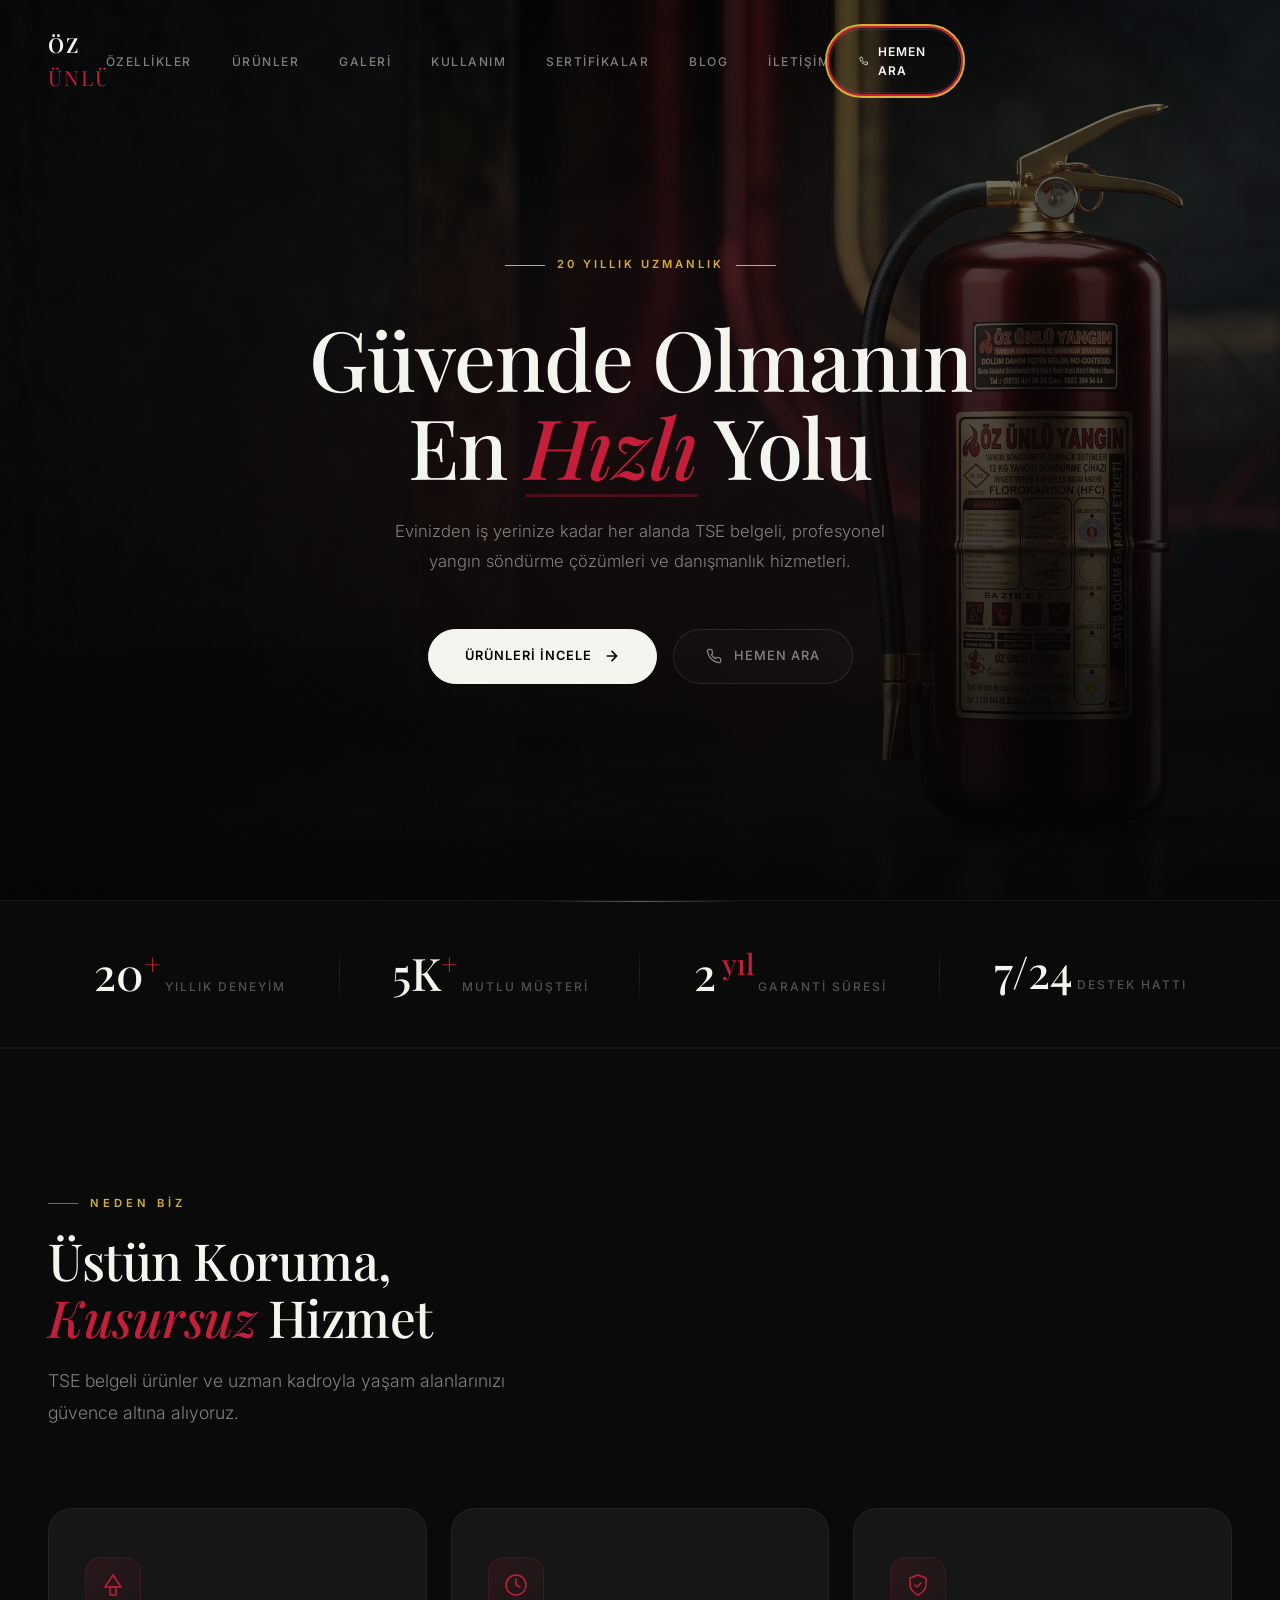
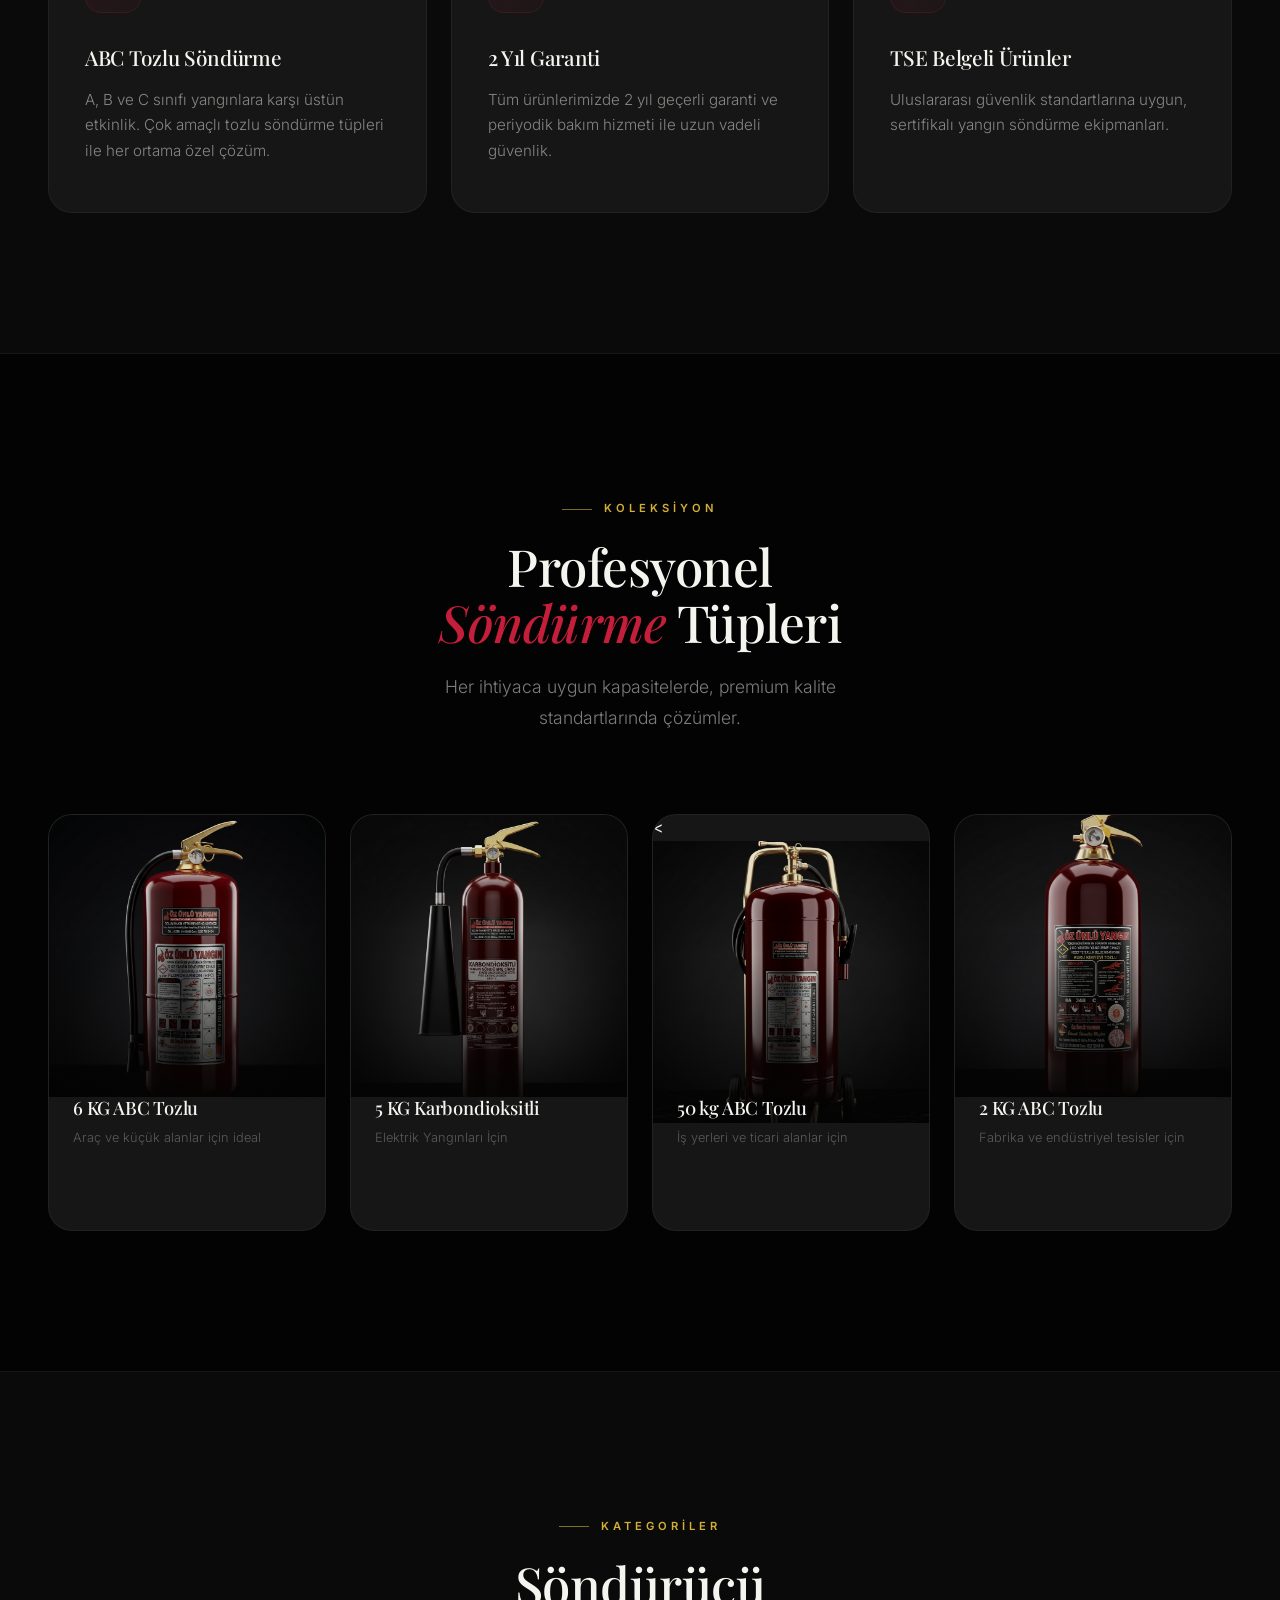
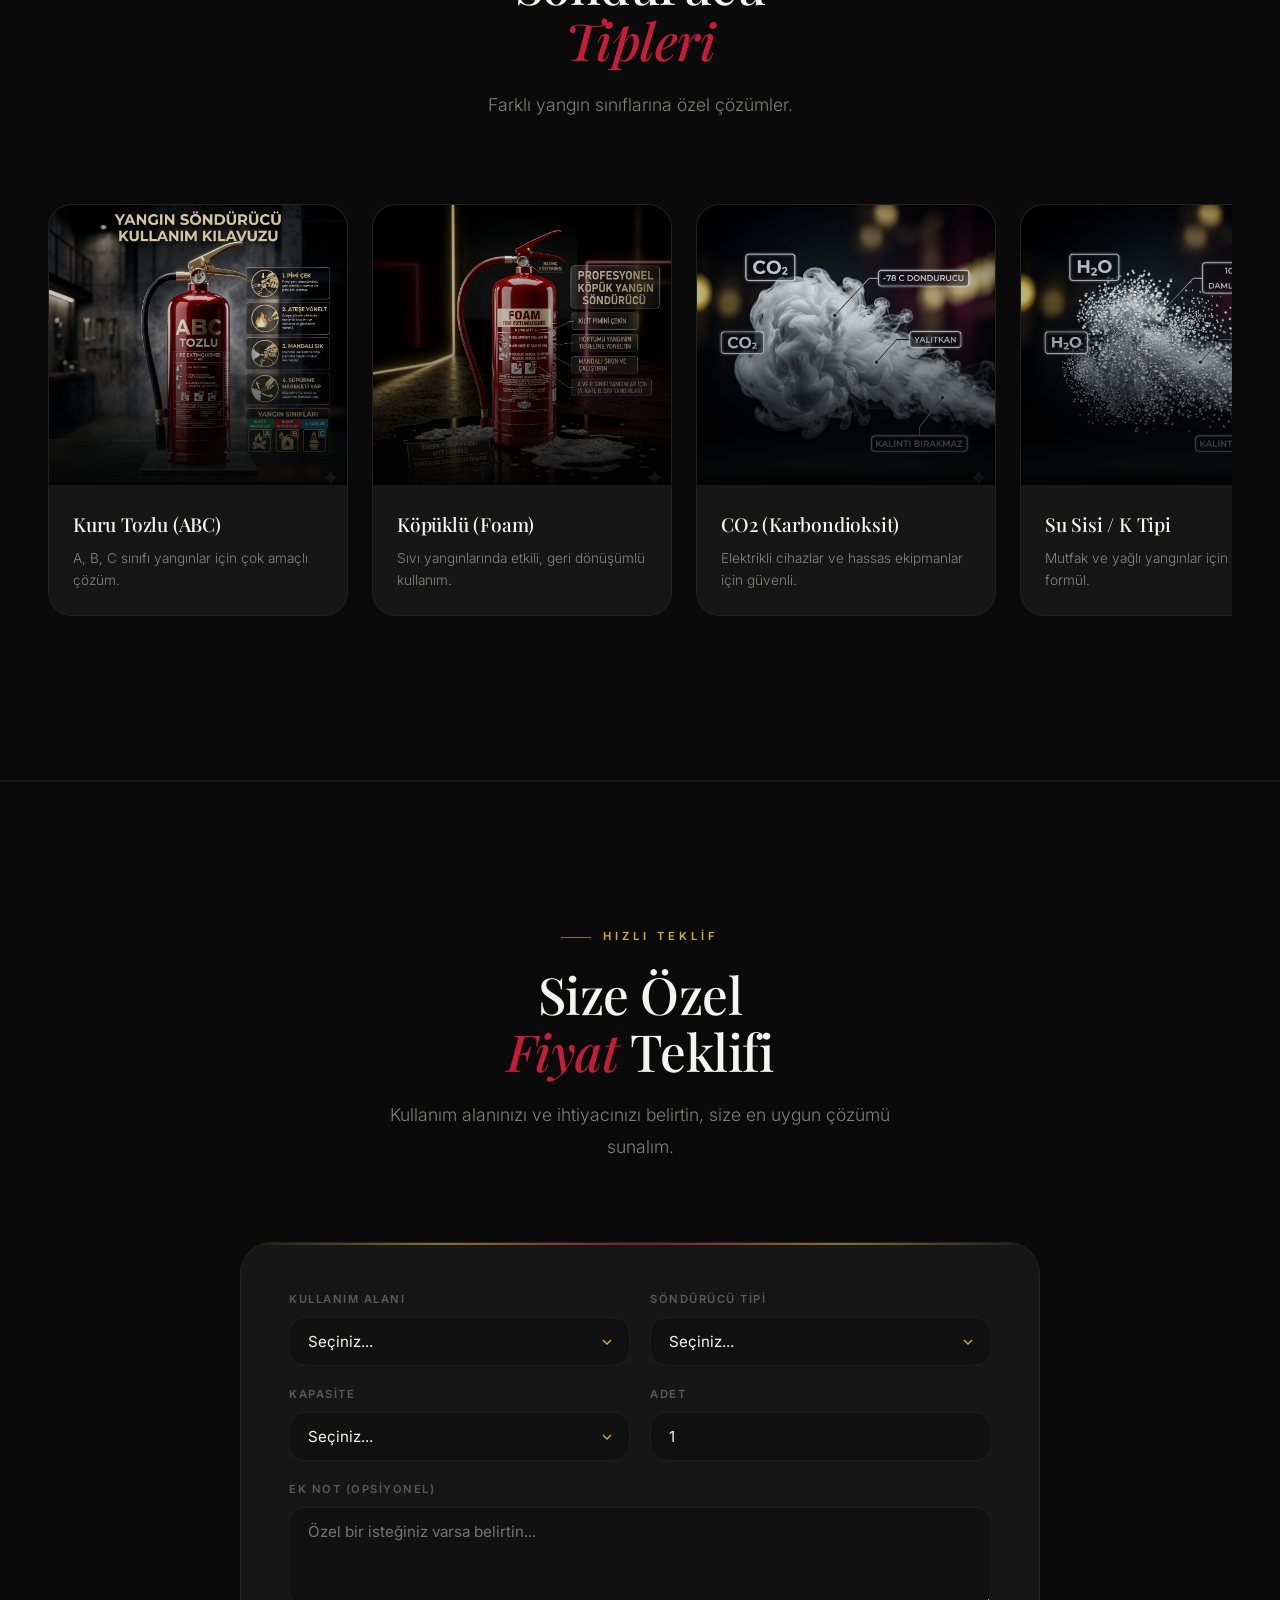
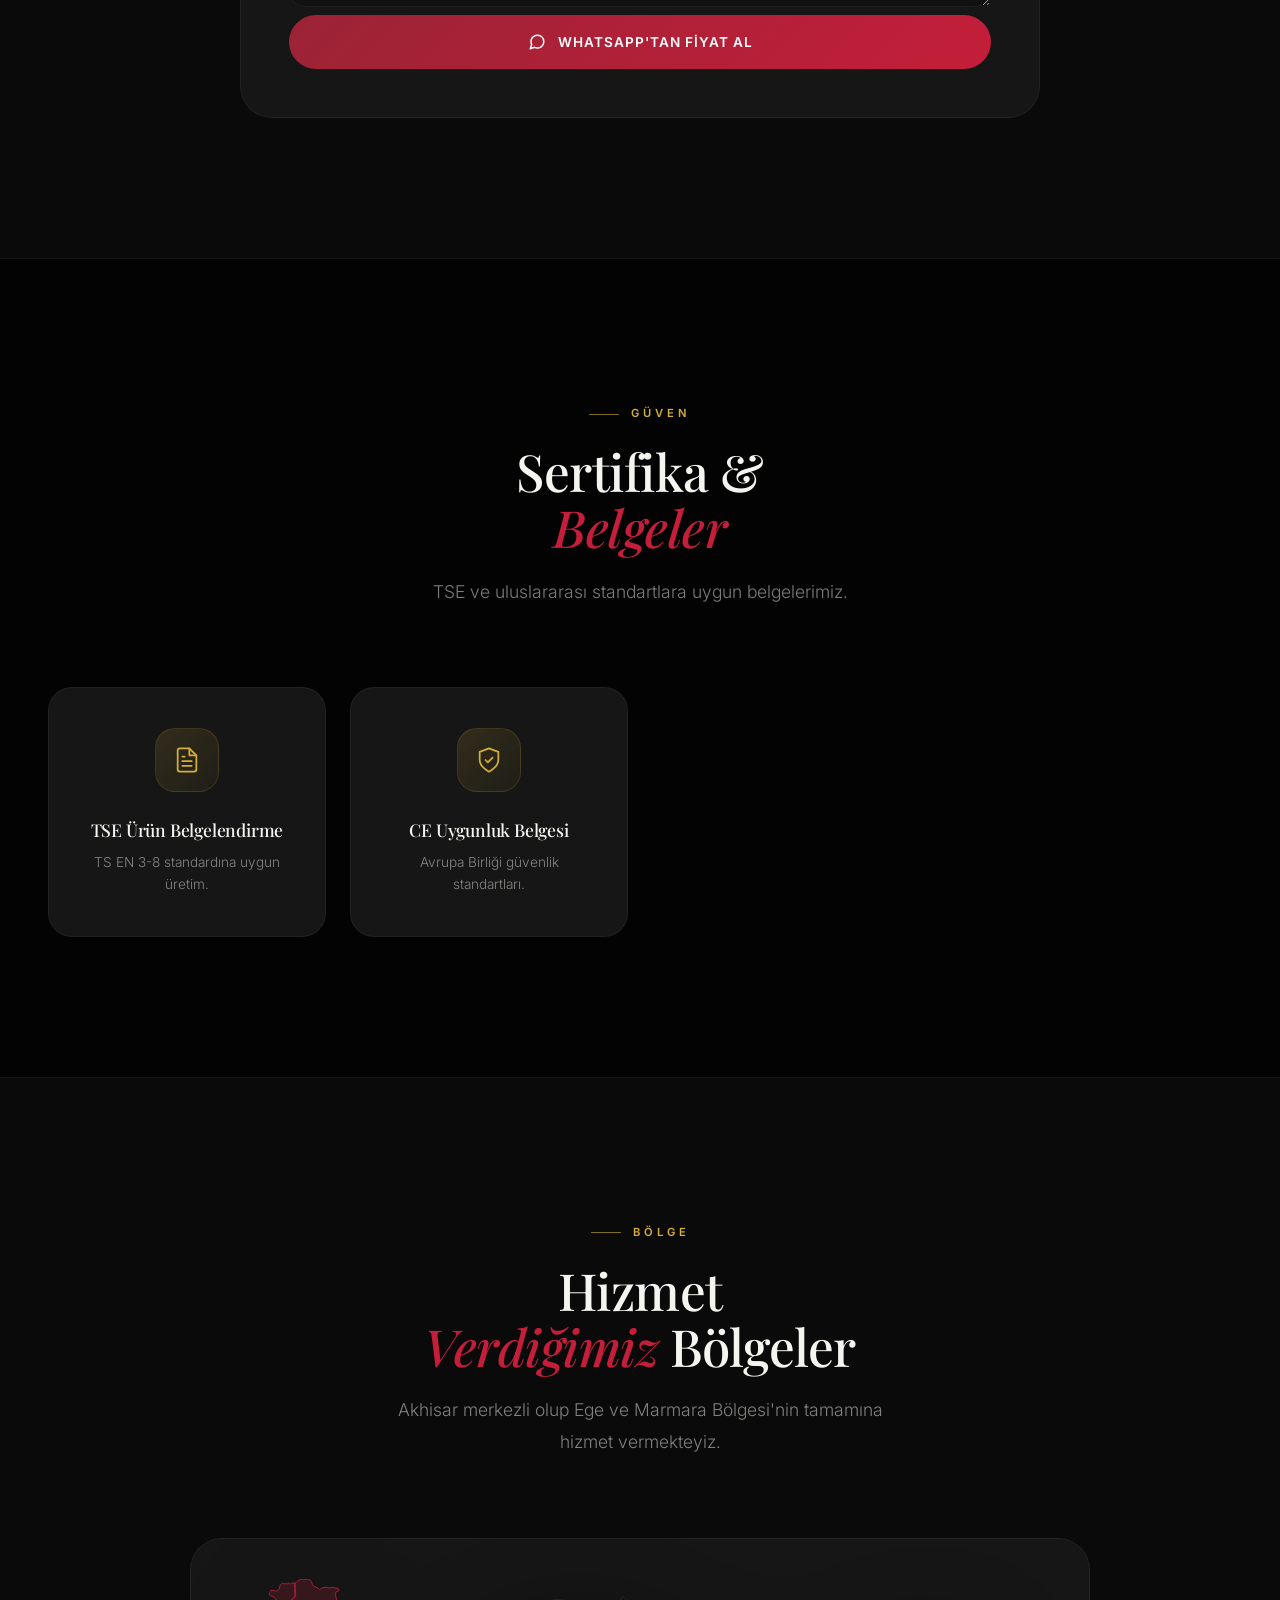
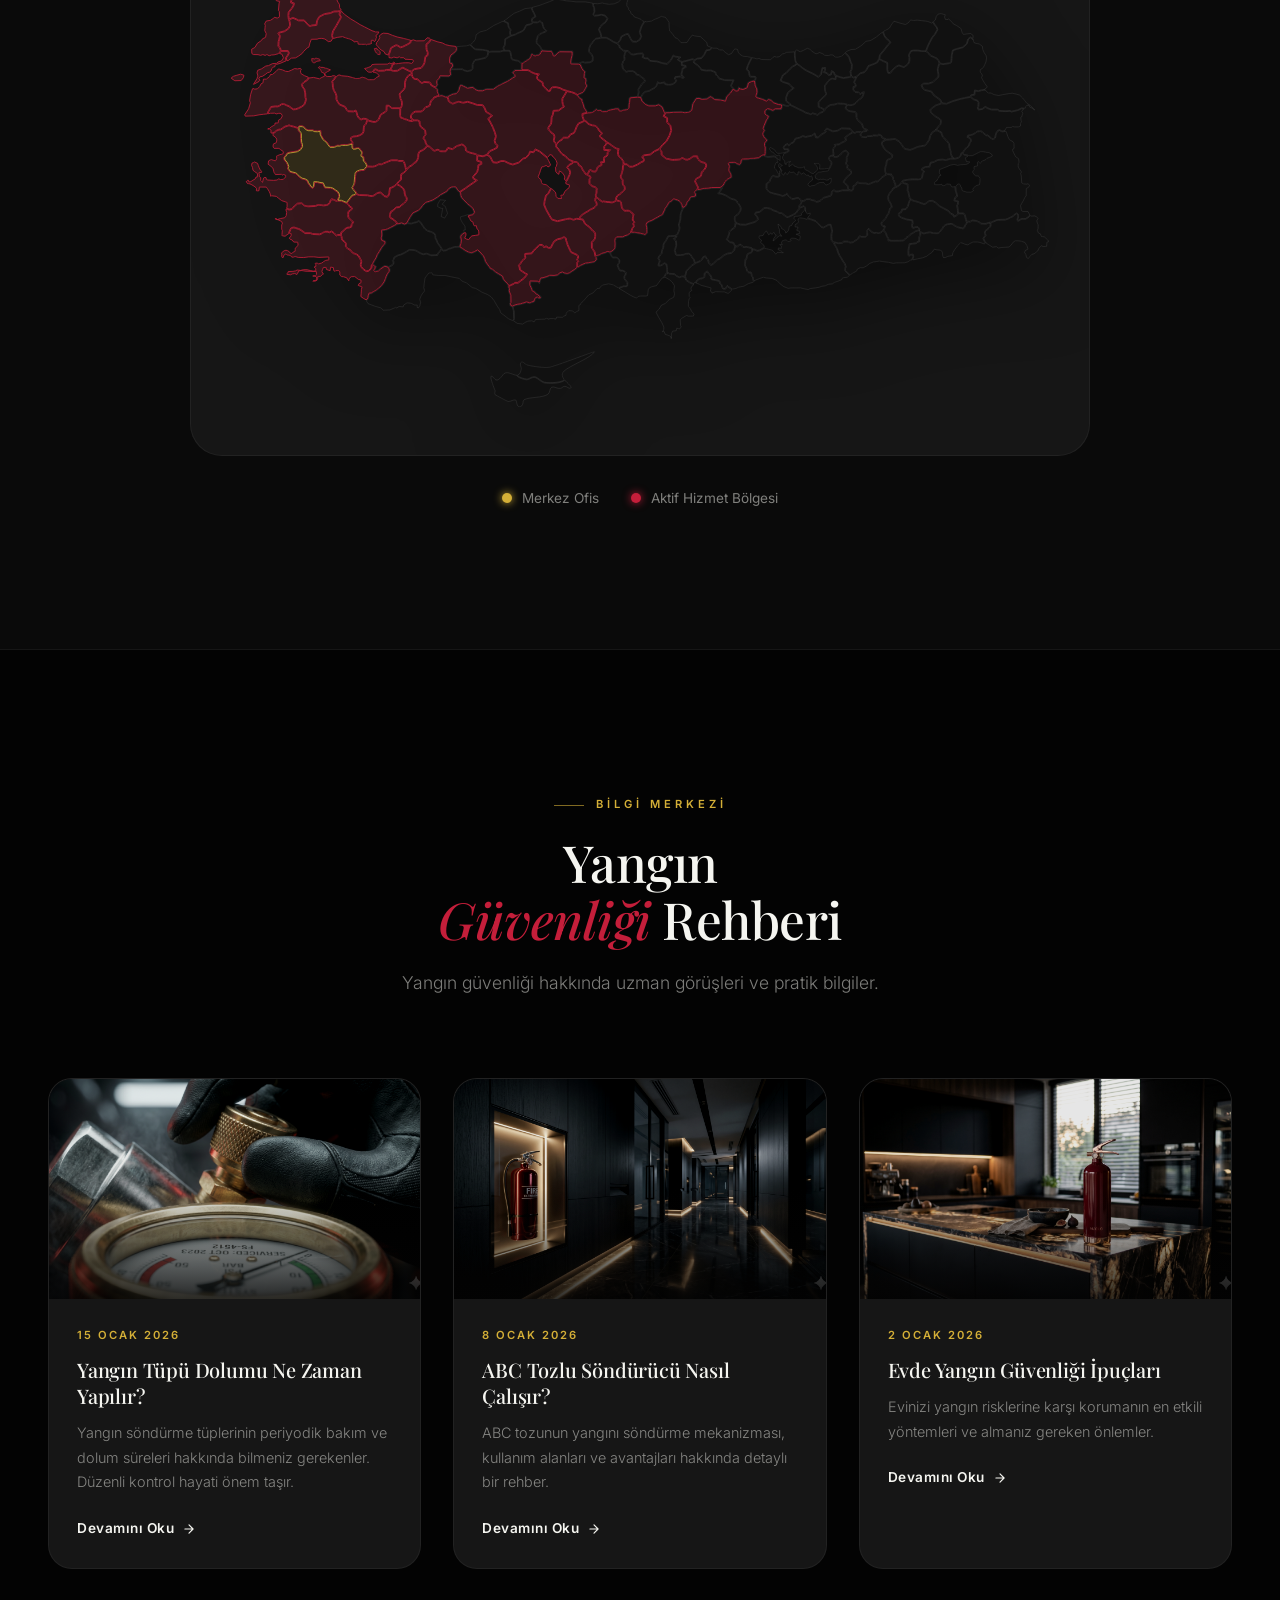
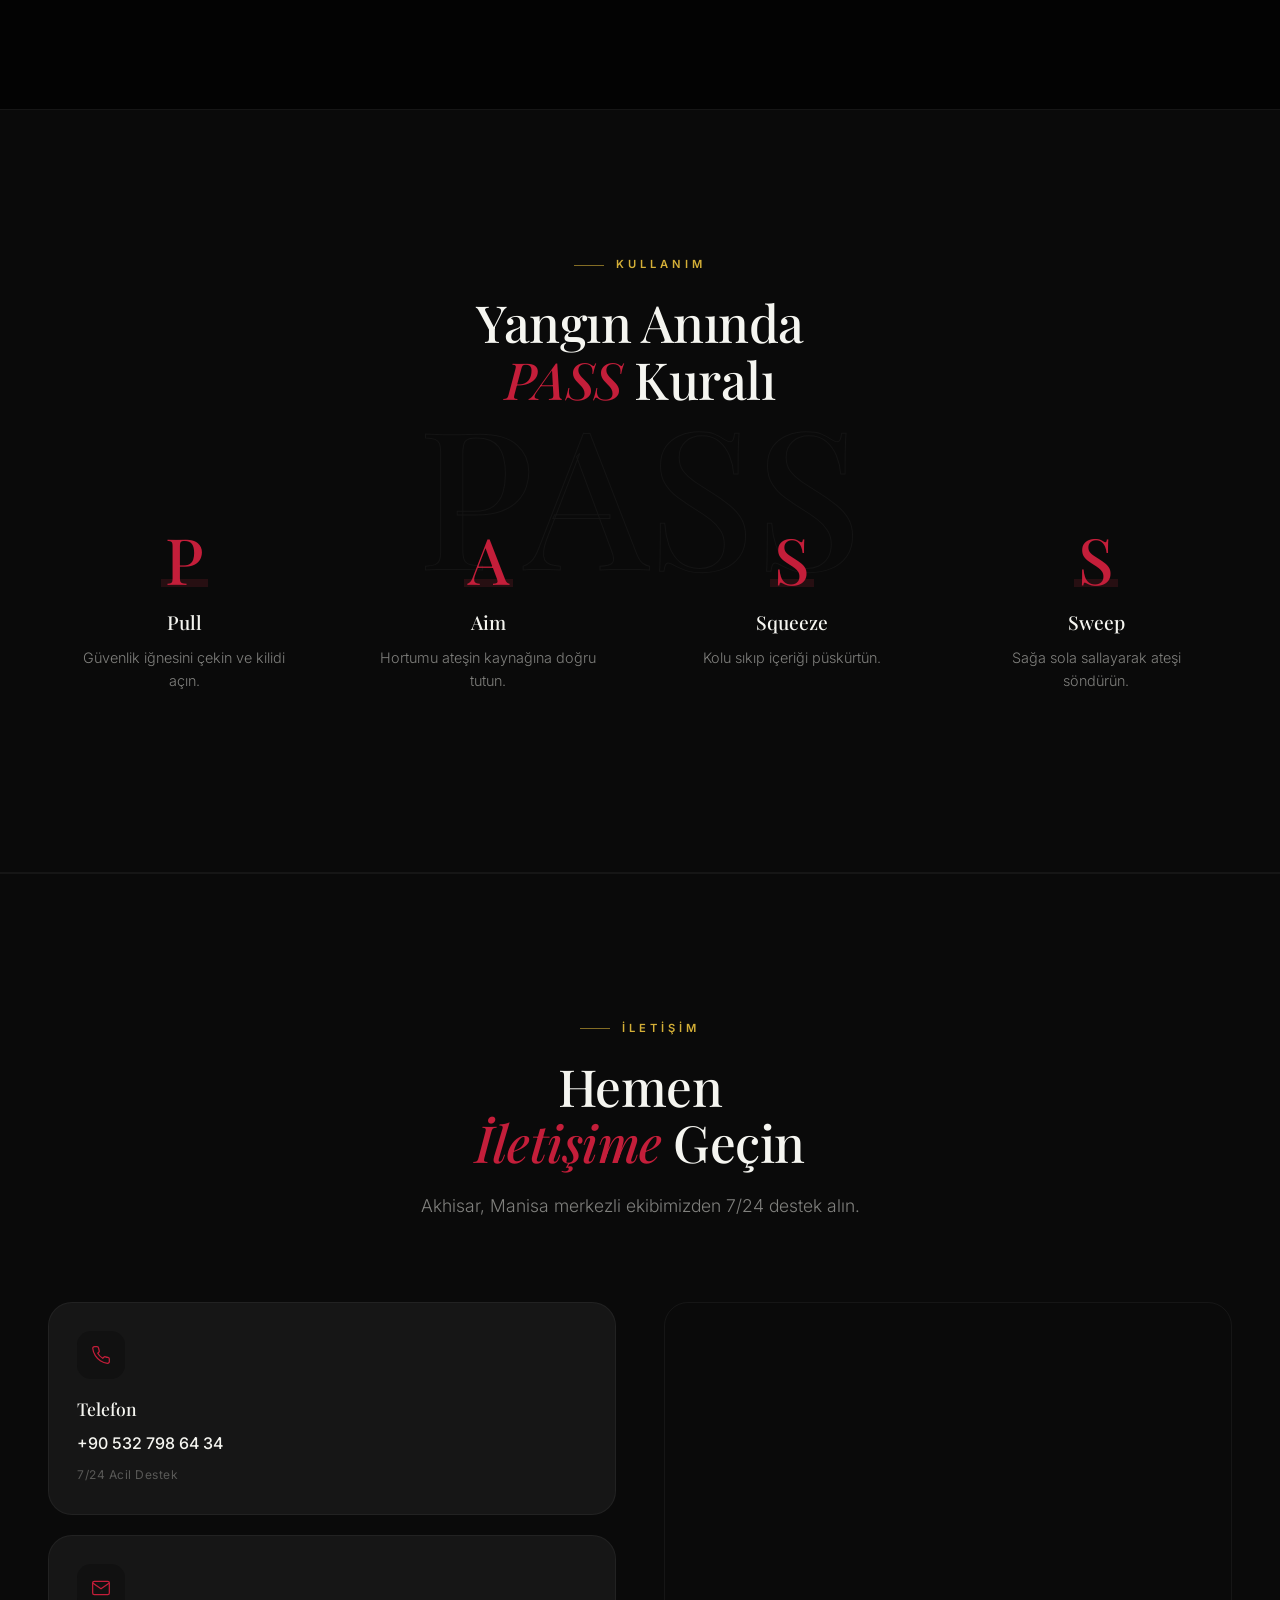
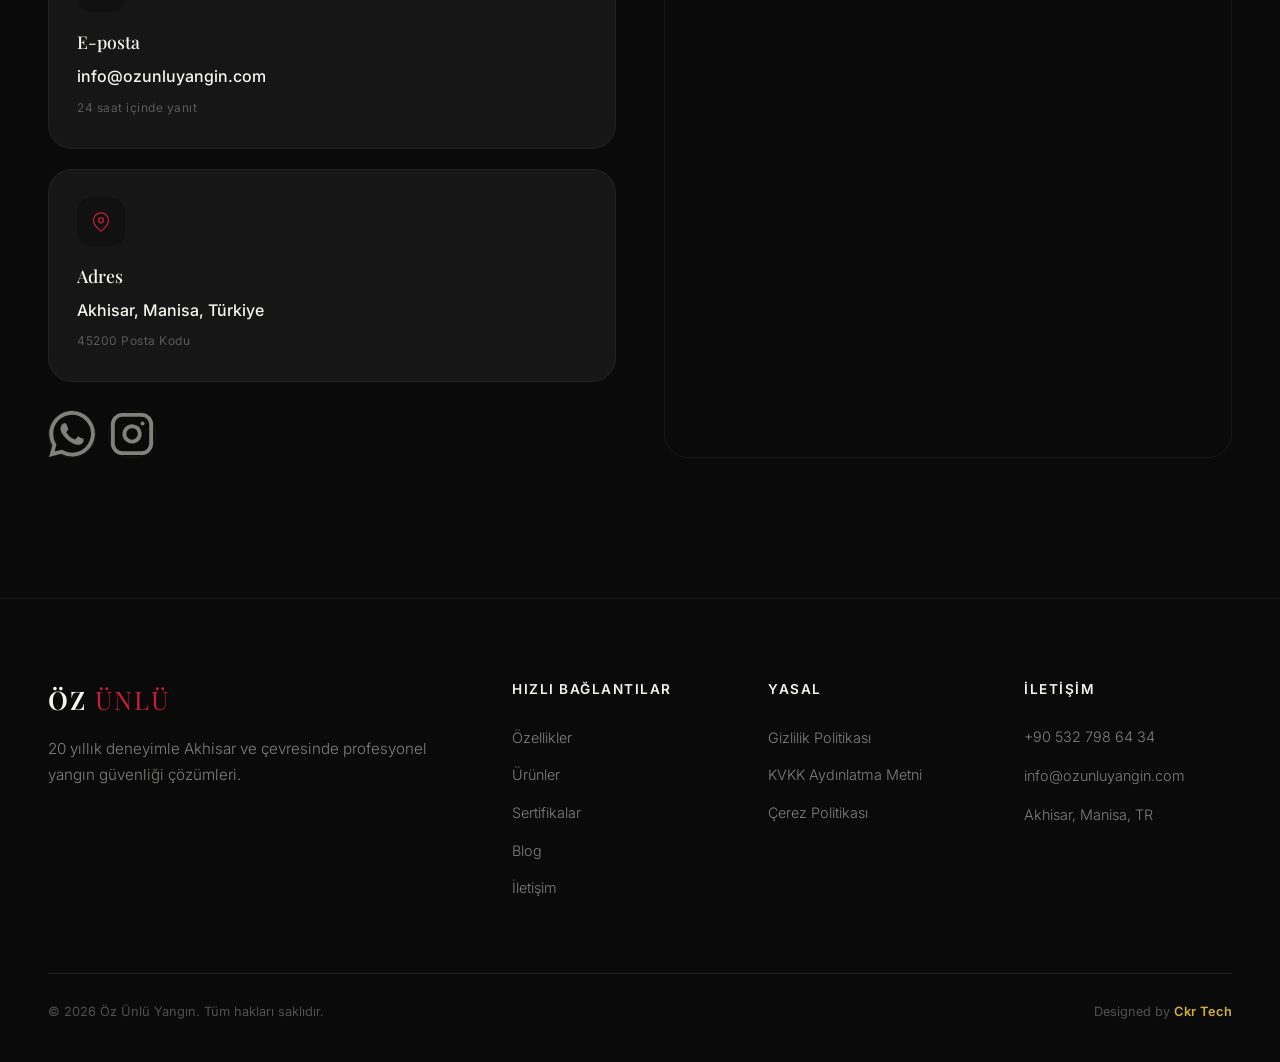
<file: index.html>
<!DOCTYPE html>
<html lang="tr" class="dark">
<head>
    <meta charset="UTF-8">
    <meta name="viewport" content="width=device-width, initial-scale=1.0">

    <!-- SEO -->
    <title>Öz Ünlü Yangın | Premium Fire Safety</title>
    <meta name="description" content="Öz Ünlü Yangın — Profesyonel yangın söndürme çözümleri ve güvenlik ekipmanları. 20 yıllık deneyim, TSE belgeli ürünler, Akhisar Manisa.">
    <meta name="theme-color" content="#030303">

    <!-- Open Graph -->
    <meta property="og:title"       content="Öz Ünlü Yangın | Premium Fire Safety">
    <meta property="og:description" content="TSE belgeli yangın söndürme ekipmanları. Akhisar, Manisa.">
    <meta property="og:type"        content="website">

<!-- LocalBusiness JSON-LD — Güncellenmiş -->
<script type="application/ld+json">
{
  "@context": "https://schema.org",
  "@type": "LocalBusiness",
  "name": "Öz Ünlü Yangın",
  "image": "https://images.unsplash.com/photo-1621905251189-08b45d6a269e?q=80&w=800&auto=format&fit=crop",
  "url": "https://ozunluyangin.com",
  "telephone": "+90-532-798-64-34",
  "email": "info@ozunluyangin.com",
  "address": {
    "@type": "PostalAddress",
    "streetAddress": "Akhisar",
    "addressLocality": "Akhisar",
    "addressRegion": "Manisa",
    "postalCode": "45200",
    "addressCountry": "TR"
  },
  "geo": {
    "@type": "GeoCoordinates",
    "latitude": "38.9185",
    "longitude": "27.8369"
  },
  "openingHoursSpecification": [
    {
      "@type": "OpeningHoursSpecification",
      "dayOfWeek": ["Monday","Tuesday","Wednesday","Thursday","Friday","Saturday"],
      "opens": "08:00",
      "closes": "18:00"
    }
  ],
  "priceRange": "$$",
  "areaServed": {
    "@type": "Place",
    "name": "Manisa, İzmir, Balıkesir"
  }
}
</script>

    <!-- Fontlar -->
    <link rel="preconnect" href="https://fonts.googleapis.com">
    <link rel="preconnect" href="https://fonts.gstatic.com" crossorigin>
    <link href="https://fonts.googleapis.com/css2?family=Playfair+Display:ital,wght@0,400;0,500;0,600;0,700;1,400;1,500&family=Inter:wght@300;400;500;600&display=swap" rel="stylesheet">

    <!-- Stil Dosyaları -->
    <link rel="stylesheet" href="css/base.css">
    <link rel="stylesheet" href="css/layout.css">
    <link rel="stylesheet" href="css/sections.css">
    
</head>

<body>




<!-- ══════════════════════════════════════
     LOADER
══════════════════════════════════════ -->
<div id="loader" role="status" aria-label="Yükleniyor">
    <div class="loader-content">
        <div class="loader-brand">ÖZ <span>ÜNLÜ</span></div>
        <div class="loader-line"></div>
        <div class="loader-credit">Designed by Ckr Tech</div>
    </div>
</div>

<!-- ══════════════════════════════════════
     NAVİGASYON
══════════════════════════════════════ -->
<nav id="navbar" role="navigation" aria-label="Ana menü">
    <a href="#hero" class="nav-logo" aria-label="Ana sayfaya dön">ÖZ <span>ÜNLÜ</span></a>

    <ul class="nav-links">
        <li><a href="#features" data-tr="Özellikler" data-en="Features">Özellikler</a></li>
        <li><a href="#products" data-tr="Ürünler" data-en="Products">Ürünler</a></li>
        <li><a href="#gallery" data-tr="Galeri" data-en="Gallery">Galeri</a></li>
        <li><a href="#usage" data-tr="Kullanım" data-en="Usage">Kullanım</a></li>
        <li><a href="#certificates" data-tr="Sertifikalar" data-en="Certificates">Sertifikalar</a></li>
        <li><a href="#blog" data-tr="Blog" data-en="Blog">Blog</a></li>
        <li><a href="#contact" data-tr="İletişim" data-en="Contact">İletişim</a></li>
    </ul>

    <a href="tel:+905327986434" class="nav-cta pulse-cta" aria-label="Hemen ara">
    <span class="pulse-ring" aria-hidden="true"></span>
    <svg viewBox="0 0 24 24" fill="none" stroke="currentColor" stroke-width="2" stroke-linecap="round" stroke-linejoin="round" aria-hidden="true">
        <path d="M22 16.92v3a2 2 0 01-2.18 2 19.79 19.79 0 01-8.63-3.07 19.5 19.5 0 01-6-6 19.79 19.79 0 01-3.07-8.67A2 2 0 014.11 2h3a2 2 0 012 1.72 12.84 12.84 0 00.7 2.81 2 2 0 01-.45 2.11L8.09 9.91a16 16 0 006 6l1.27-1.27a2 2 0 012.11-.45 12.84 12.84 0 002.81.7A2 2 0 0122 16.92z"/>
    </svg>
    <span data-tr="Hemen Ara" data-en="Call Now">Hemen Ara</span>
   </a>

    <button class="nav-toggle" id="menuToggle" aria-label="Menüyü aç/kapat" aria-expanded="false" aria-controls="mobileMenu">
        <span></span>
        <span></span>
        <span></span>
    </button>
</nav>

<!-- ══════════════════════════════════════
     MOBİL MENÜ
══════════════════════════════════════ -->
<div class="mobile-menu" id="mobileMenu" role="dialog" aria-modal="true" aria-label="Gezinti menüsü">
    <a href="#hero"     class="mob-link" data-tr="Ana Sayfa" data-en="Home">Ana Sayfa</a>
    <a href="#features" class="mob-link" data-tr="Özellikler" data-en="Features">Özellikler</a>
    <a href="#products" class="mob-link" data-tr="Ürünler" data-en="Products">Ürünler</a>
    <a href="#gallery"  class="mob-link" data-tr="Galeri" data-en="Gallery">Galeri</a>
    <a href="#usage"    class="mob-link" data-tr="Kullanım" data-en="Usage">Kullanım</a>
    <a href="#certificates" class="mob-link" data-tr="Sertifikalar" data-en="Certificates">Sertifikalar</a>
    <a href="#blog"     class="mob-link" data-tr="Blog" data-en="Blog">Blog</a>
    <a href="#contact"  class="mob-link" data-tr="İletişim" data-en="Contact">İletişim</a>

    <div class="mobile-divider" aria-hidden="true"></div>

    <div class="mobile-contact-row">
        <a href="tel:+905327986434" class="mob-icon-btn" aria-label="Telefon ile ara">
            <svg viewBox="0 0 24 24" fill="none" stroke="currentColor" stroke-width="2" stroke-linecap="round" stroke-linejoin="round" aria-hidden="true">
                <path d="M22 16.92v3a2 2 0 01-2.18 2 19.79 19.79 0 01-8.63-3.07 19.5 19.5 0 01-6-6 19.79 19.79 0 01-3.07-8.67A2 2 0 014.11 2h3a2 2 0 012 1.72 12.84 12.84 0 00.7 2.81 2 2 0 01-.45 2.11L8.09 9.91a16 16 0 006 6l1.27-1.27a2 2 0 012.11-.45 12.84 12.84 0 002.81.7A2 2 0 0122 16.92z"/>
            </svg>
        </a>
        <a href="https://wa.me/905315708961" target="_blank" rel="noopener noreferrer" class="mob-icon-btn" aria-label="WhatsApp ile yaz">
            <svg viewBox="0 0 24 24" fill="currentColor" aria-hidden="true">
                <path d="M17.472 14.382c-.297-.149-1.758-.867-2.03-.967-.273-.099-.471-.148-.67.15-.197.297-.767.966-.94 1.164-.173.199-.347.223-.644.075-.297-.15-1.255-.463-2.39-1.475-.883-.788-1.48-1.761-1.653-2.059-.173-.297-.018-.458.13-.606.134-.133.298-.347.446-.52.149-.174.198-.298.298-.497.099-.198.05-.371-.025-.52-.075-.149-.669-1.612-.916-2.207-.242-.579-.487-.5-.669-.51-.173-.008-.371-.01-.57-.01-.198 0-.52.074-.792.372-.272.297-1.04 1.016-1.04 2.479 0 1.462 1.065 2.875 1.213 3.074.149.198 2.096 3.2 5.077 4.487.709.306 1.262.489 1.694.625.712.227 1.36.195 1.871.118.571-.085 1.758-.719 2.006-1.413.248-.694.248-1.289.173-1.413-.074-.124-.272-.198-.57-.347m-5.421 7.403h-.004a9.87 9.87 0 01-5.031-1.378l-.361-.214-3.741.982.998-3.648-.235-.374a9.86 9.86 0 01-1.51-5.26c.001-5.45 4.436-9.884 9.888-9.884 2.64 0 5.122 1.03 6.988 2.898a9.825 9.825 0 012.893 6.994c-.003 5.45-4.437 9.884-9.885 9.884m8.413-18.297A11.815 11.815 0 0012.05 0C5.495 0 .16 5.335.157 11.892c0 2.096.547 4.142 1.588 5.945L.057 24l6.305-1.654a11.882 11.882 0 005.683 1.448h.005c6.554 0 11.89-5.335 11.893-11.893a11.821 11.821 0 00-3.48-8.413z"/>
            </svg>
        </a>
        <a href="https://instagram.com/ozunluyangin" target="_blank" rel="noopener noreferrer" class="mob-icon-btn" aria-label="Instagram'a git">
            <svg viewBox="0 0 24 24" fill="none" stroke="currentColor" stroke-width="2" stroke-linecap="round" stroke-linejoin="round" aria-hidden="true">
                <rect x="2" y="2" width="20" height="20" rx="5"/>
                <path d="M16 11.37A4 4 0 1112.63 8 4 4 0 0116 11.37z"/>
                <line x1="17.5" y1="6.5" x2="17.51" y2="6.5"/>
            </svg>
        </a>
    </div>
</div>


<!-- ══════════════════════════════════════
     HERO (RESPONSIVE TAM EKRAN ARKA PLAN)
══════════════════════════════════════ -->
<section class="hero" id="hero" aria-label="Ana bölüm">
    
    <!-- YENİ: Cihaza Göre Değişen Tam Ekran Arka Plan -->
    <div class="hero-full-bg" aria-hidden="true">
        <picture>
            <!-- MOBİL İÇİN: Sadece telefon ekranlarında (768px ve altı) bu resim yüklenir. 
                 Buraya dikey veya dikey kesilmiş bir fotoğraf koymalısın -->
            <source media="(max-width: 768px)" srcset="images/mobil-hero-dikey.png">
            
            <!-- MASAÜSTÜ İÇİN: Tablet ve Bilgisayarlarda bu resim yüklenir.
                 Buraya geniş (yatay) bir fotoğraf koymalısın -->
            <img src="images/masaustu-hero-yatay.png" alt="Öz Ünlü Yangın - Premium Güvenlik" class="hero-img" loading="eager">
        </picture>
        
        <!-- Yazıların okunabilmesi için görselin üzerine binen koyu cam katmanı -->
        <div class="hero-overlay"></div>
    </div>

    <!-- Mevcut şık efektler -->
    <div class="hero-bg"    aria-hidden="true"></div>
    <div class="hero-noise" aria-hidden="true"></div>

    <!-- İçerik -->
    <div class="hero-eyebrow" aria-hidden="true">
        <div class="hero-eyebrow-line"></div>
        <span data-tr="20 Yıllık Uzmanlık" data-en="20 Years of Expertise">20 Yıllık Uzmanlık</span>
        <div class="hero-eyebrow-line"></div>
    </div>

    <h1 class="hero-title" data-tr="Güvende Olmanın<br>En <em>Hızlı</em> Yolu" data-en="The Fastest Way<br>to Stay <em>Safe</em>">
        Güvende Olmanın<br>En <em>Hızlı</em> Yolu
    </h1>

    <p class="hero-sub" data-tr="Evinizden iş yerinize kadar her alanda TSE belgeli, profesyonel yangın söndürme çözümleri ve danışmanlık hizmetleri." data-en="Professional TSE-certified fire extinguishing solutions and consultancy services for every space from your home to your workplace.">
        Evinizden iş yerinize kadar her alanda TSE belgeli, profesyonel yangın söndürme çözümleri ve danışmanlık hizmetleri.
    </p>

    <!-- (Eski ortada duran hero-visual kutusu buradan silindi) -->

    <div class="hero-actions">
        <a href="#products" class="btn-lux">
            <span data-tr="Ürünleri İncele" data-en="View Products">Ürünleri İncele</span>
            <svg width="16" height="16" viewBox="0 0 24 24" fill="none" stroke="currentColor" stroke-width="2.5" stroke-linecap="round" stroke-linejoin="round" aria-hidden="true">
                <path d="M5 12h14M12 5l7 7-7 7"/>
            </svg>
        </a>
        <a href="tel:+905327986434" class="btn-lux-ghost">
            <svg width="16" height="16" viewBox="0 0 24 24" fill="none" stroke="currentColor" stroke-width="2" stroke-linecap="round" stroke-linejoin="round" aria-hidden="true">
                <path d="M22 16.92v3a2 2 0 01-2.18 2 19.79 19.79 0 01-8.63-3.07 19.5 19.5 0 01-6-6 19.79 19.79 0 01-3.07-8.67A2 2 0 014.11 2h3a2 2 0 012 1.72 12.84 12.84 0 00.7 2.81 2 2 0 01-.45 2.11L8.09 9.91a16 16 0 006 6l1.27-1.27a2 2 0 012.11-.45 12.84 12.84 0 002.81.7A2 2 0 0122 16.92z"/>
            </svg>
            <span data-tr="Hemen Ara" data-en="Call Now">Hemen Ara</span>
        </a>
    </div>

    
</section>

<!-- ══════════════════════════════════════
     STATS
══════════════════════════════════════ -->
<div class="stats-section" aria-label="İstatistikler">
    <div class="stats-grid">
        <div class="stat-item rv">
            <span class="stat-num">20<em>+</em></span>
            <span class="stat-label" data-tr="Yıllık Deneyim" data-en="Years Experience">Yıllık Deneyim</span>
        </div>
        <div class="stat-item rv">
            <span class="stat-num">5K<em>+</em></span>
            <span class="stat-label" data-tr="Mutlu Müşteri" data-en="Happy Customers">Mutlu Müşteri</span>
        </div>
        <div class="stat-item rv">
            <span class="stat-num">2<em> yıl</em></span>
            <span class="stat-label" data-tr="Garanti Süresi" data-en="Warranty Period">Garanti Süresi</span>
        </div>
        <div class="stat-item rv">
            <span class="stat-num">7/24</span>
            <span class="stat-label" data-tr="Destek Hattı" data-en="Support Line">Destek Hattı</span>
        </div>
    </div>
</div>

<!-- ══════════════════════════════════════
     ÖZELLİKLER
══════════════════════════════════════ -->
<section class="lux-section features-bg" id="features" aria-label="Özellikler">
    <div class="lux-container">
        <div class="section-header">
            <div class="section-eyebrow" data-tr="Neden Biz" data-en="Why Us">Neden Biz</div>
            <h2 class="section-title" data-tr="Üstün Koruma,<br><em>Kusursuz</em> Hizmet" data-en="Superior Protection,<br><em>Flawless</em> Service">Üstün Koruma,<br><em>Kusursuz</em> Hizmet</h2>
            <p class="section-desc" data-tr="TSE belgeli ürünler ve uzman kadroyla yaşam alanlarınızı güvence altına alıyoruz." data-en="We secure your living spaces with TSE-certified products and an expert team.">TSE belgeli ürünler ve uzman kadroyla yaşam alanlarınızı güvence altına alıyoruz.</p>
        </div>
        <div class="features-grid">

            <div class="feature-card rv">
                <div class="feature-icon" aria-hidden="true">
                    <svg viewBox="0 0 24 24" fill="none" stroke="currentColor" stroke-linecap="round" stroke-linejoin="round">
                        <path d="M12 2L4 14h16L12 2z"/><path d="M9 22h6v-8H9v8z"/>
                    </svg>
                </div>
                <h3 data-tr="ABC Tozlu Söndürme" data-en="ABC Powder Extinguishing">ABC Tozlu Söndürme</h3>
                <p data-tr="A, B ve C sınıfı yangınlara karşı üstün etkinlik. Çok amaçlı tozlu söndürme tüpleri ile her ortama özel çözüm." data-en="Superior effectiveness against Class A, B and C fires. Custom solutions for every environment with multi-purpose powder extinguishers.">A, B ve C sınıfı yangınlara karşı üstün etkinlik. Çok amaçlı tozlu söndürme tüpleri ile her ortama özel çözüm.</p>
            </div>

            <div class="feature-card rv">
                <div class="feature-icon" aria-hidden="true">
                    <svg viewBox="0 0 24 24" fill="none" stroke="currentColor" stroke-linecap="round" stroke-linejoin="round">
                        <circle cx="12" cy="12" r="10"/><path d="M12 6v6l4 2"/>
                    </svg>
                </div>
                <h3 data-tr="2 Yıl Garanti" data-en="2 Year Warranty">2 Yıl Garanti</h3>
                <p data-tr="Tüm ürünlerimizde 2 yıl geçerli garanti ve periyodik bakım hizmeti ile uzun vadeli güvenlik." data-en="Long-term security with 2-year warranty and periodic maintenance service on all our products.">Tüm ürünlerimizde 2 yıl geçerli garanti ve periyodik bakım hizmeti ile uzun vadeli güvenlik.</p>
            </div>

            <div class="feature-card rv">
                <div class="feature-icon" aria-hidden="true">
                    <svg viewBox="0 0 24 24" fill="none" stroke="currentColor" stroke-linecap="round" stroke-linejoin="round">
                        <path d="M12 22s8-4 8-10V5l-8-3-8 3v7c0 6 8 10 8 10z"/><path d="M9 12l2 2 4-4"/>
                    </svg>
                </div>
                <h3 data-tr="TSE Belgeli Ürünler" data-en="TSE Certified Products">TSE Belgeli Ürünler</h3>
                <p data-tr="Uluslararası güvenlik standartlarına uygun, sertifikalı yangın söndürme ekipmanları." data-en="Certified fire extinguishing equipment compliant with international safety standards.">Uluslararası güvenlik standartlarına uygun, sertifikalı yangın söndürme ekipmanları.</p>
            </div>

        </div>
    </div>
</section>

<!-- ══════════════════════════════════════
     ÜRÜNLER
══════════════════════════════════════ -->
<section class="lux-section" id="products" aria-label="Ürünler">
    <div class="lux-container">
        <div class="section-header center">
            <div class="section-eyebrow" data-tr="Koleksiyon" data-en="Collection">Koleksiyon</div>
            <h2 class="section-title" data-tr="Profesyonel<br><em>Söndürme</em> Tüpleri" data-en="Professional<br><em>Extinguishers</em>">Profesyonel<br><em>Söndürme</em> Tüpleri</h2>
            <p class="section-desc" data-tr="Her ihtiyaca uygun kapasitelerde, premium kalite standartlarında çözümler." data-en="Solutions in capacities suitable for every need, with premium quality standards.">Her ihtiyaca uygun kapasitelerde, premium kalite standartlarında çözümler.</p>
        </div>

        <div class="products-scroll-wrapper">
            <div class="products-grid" role="list" aria-label="Ürün listesi">

                <article class="product-card rv" role="listitem">
 <div class="product-img-wrap">
    <!-- Kendi dosya yolunu src içine yazıyorsun -->
    <img 
    class="product-img soft-img" 
    src="images/6kg.png" 
    alt="6 kg ABC Tozlu Yangın Söndürme Tüpü" 
    loading="lazy" 
    onload="this.classList.add('loaded')" 
    width="600" height="800"
>
    <div class="product-img-overlay" aria-hidden="true"></div>
</div>
                    <div class="product-info">
                        <span class="product-tag" data-tr="Popüler Seçim" data-en="Popular Choice">Popüler Seçim</span>
                        <h3>6 KG ABC Tozlu</h3>
                        <p data-tr="Genel Olarak Her Yerde" data-en="Ideal for vehicles and small spaces">Araç ve küçük alanlar için ideal</p>
                        <a href="https://wa.me/+905327986434?text=Merhaba,%206%20kg%20ABC%20Tozlu%20hakkında%20bilgi%20almak%20istiyorum."
                           target="_blank" rel="noopener noreferrer" class="product-cta">
                            <svg viewBox="0 0 24 24" fill="none" stroke="currentColor" stroke-width="2" stroke-linecap="round" stroke-linejoin="round" aria-hidden="true">
                                <path d="M21 11.5a8.38 8.38 0 01-.9 3.8 8.5 8.5 0 01-7.6 4.7 8.38 8.38 0 01-3.8-.9L3 21l1.9-5.7a8.38 8.38 0 01-.9-3.8 8.5 8.5 0 014.7-7.6 8.38 8.38 0 013.8-.9h.5a8.48 8.48 0 018 8v.5z"/>
                            </svg>
                            <span data-tr="Detaylı Bilgi Al" data-en="Get Details">Detaylı Bilgi Al</span>
                        </a>
                    </div>
                </article>

                <article class="product-card rv" role="listitem">
<div class="product-img-wrap">
    <!-- Kendi dosya yolunu src içine yazıyorsun -->
    <img 
    class="product-img soft-img" 
    src="images/5kg.png" 
    alt="6 kg ABC Tozlu Yangın Söndürme Tüpü" 
    loading="lazy" 
    onload="this.classList.add('loaded')" 
    width="600" height="800"
>
    <div class="product-img-overlay" aria-hidden="true"></div>
</div>
                    <div class="product-info">
                        <span class="product-tag" data-tr="En Çok Tercih Edilen" data-en="Most Preferred">En Çok Tercih Edilen</span>
                        <h3>5 KG Karbondioksitli</h3>
                        <p data-tr="Elektrik Yangınları İçin" data-en="Optimal for home and office use">Elektrik Yangınları İçin</p>
                        <a href="https://wa.me/905327986434?text=Merhaba,%205%20kg%20KarbonC%20Dioksitli%20hakkında%20bilgi%20almak%20istiyorum."
                           target="_blank" rel="noopener noreferrer" class="product-cta">
                            <svg viewBox="0 0 24 24" fill="none" stroke="currentColor" stroke-width="2" stroke-linecap="round" stroke-linejoin="round" aria-hidden="true">
                                <path d="M21 11.5a8.38 8.38 0 01-.9 3.8 8.5 8.5 0 01-7.6 4.7 8.38 8.38 0 01-3.8-.9L3 21l1.9-5.7a8.38 8.38 0 01-.9-3.8 8.5 8.5 0 014.7-7.6 8.38 8.38 0 013.8-.9h.5a8.48 8.48 0 018 8v.5z"/>
                            </svg>
                            <span data-tr="Detaylı Bilgi Al" data-en="Get Details">Detaylı Bilgi Al</span>
                        </a>
                    </div>
                </article>

                <article class="product-card rv" role="listitem">
                    <<div class="product-img-wrap">
    <!-- Kendi dosya yolunu src içine yazıyorsun -->
    <img 
    class="product-img soft-img" 
    src="images/50kg.png" 
    alt="6 kg ABC Tozlu Yangın Söndürme Tüpü" 
    loading="lazy" 
    onload="this.classList.add('loaded')" 
    width="600" height="800"
>
    <div class="product-img-overlay" aria-hidden="true"></div>
</div>
                    <div class="product-info">
                        <span class="product-tag" data-tr="Profesyonel" data-en="Professional">Profesyonel</span>
                        <h3>50 kg ABC Tozlu</h3>
                        <p data-tr="Genelde Her Yerde Kullanılır" data-en="For workplaces and commercial areas">İş yerleri ve ticari alanlar için</p>
                        <a href="https://wa.me/905327986434?text=Merhaba,%2050%20kg%20ABC%20Tozlu%20hakkında%20bilgi%20almak%20istiyorum."
                           target="_blank" rel="noopener noreferrer" class="product-cta">
                            <svg viewBox="0 0 24 24" fill="none" stroke="currentColor" stroke-width="2" stroke-linecap="round" stroke-linejoin="round" aria-hidden="true">
                                <path d="M21 11.5a8.38 8.38 0 01-.9 3.8 8.5 8.5 0 01-7.6 4.7 8.38 8.38 0 01-3.8-.9L3 21l1.9-5.7a8.38 8.38 0 01-.9-3.8 8.5 8.5 0 014.7-7.6 8.38 8.38 0 013.8-.9h.5a8.48 8.48 0 018 8v.5z"/>
                            </svg>
                            <span data-tr="Detaylı Bilgi Al" data-en="Get Details">Detaylı Bilgi Al</span>
                        </a>
                    </div>
                </article>

                <article class="product-card rv" role="listitem">
<div class="product-img-wrap">
    <!-- Kendi dosya yolunu src içine yazıyorsun -->
    <img 
    class="product-img soft-img" 
    src="images/2kg.png" 
    alt="6 kg ABC Tozlu Yangın Söndürme Tüpü" 
    loading="lazy" 
    onload="this.classList.add('loaded')" 
    width="600" height="800"
>
    <div class="product-img-overlay" aria-hidden="true"></div>
</div>
                    <div class="product-info">
                        <span class="product-tag" data-tr="Endüstriyel" data-en="Industrial">Endüstriyel</span>
                        <h3>2 KG ABC Tozlu</h3>
                        <p data-tr="Genelde Araç Yangınları için" data-en="For factories and industrial facilities">Fabrika ve endüstriyel tesisler için</p>
                        <a href="https://wa.me/905327986434?text=Merhaba,%202%20kg%20ABC%20Tozlu%20hakkında%20bilgi%20almak%20istiyorum."
                           target="_blank" rel="noopener noreferrer" class="product-cta">
                            <svg viewBox="0 0 24 24" fill="none" stroke="currentColor" stroke-width="2" stroke-linecap="round" stroke-linejoin="round" aria-hidden="true">
                                <path d="M21 11.5a8.38 8.38 0 01-.9 3.8 8.5 8.5 0 01-7.6 4.7 8.38 8.38 0 01-3.8-.9L3 21l1.9-5.7a8.38 8.38 0 01-.9-3.8 8.5 8.5 0 014.7-7.6 8.38 8.38 0 013.8-.9h.5a8.48 8.48 0 018 8v.5z"/>
                            </svg>
                            <span data-tr="Detaylı Bilgi Al" data-en="Get Details">Detaylı Bilgi Al</span>
                        </a>
                    </div>
                </article>

            </div>

            <div class="carousel-dots" aria-label="Ürün gezinme noktaları">
                <button class="carousel-dot active" aria-label="1. ürün"></button>
                <button class="carousel-dot"        aria-label="2. ürün"></button>
                <button class="carousel-dot"        aria-label="3. ürün"></button>
                <button class="carousel-dot"        aria-label="4. ürün"></button>
            </div>

        </div>
    </div>
</section>

<!-- ══════════════════════════════════════
     ÜRÜN GALERİSİ / SLIDER
══════════════════════════════════════ -->
<section class="lux-section gallery-bg" id="gallery" aria-label="Ürün Galerisi">
    <div class="lux-container">
        <div class="section-header center">
            <div class="section-eyebrow" data-tr="Kategoriler" data-en="Categories">Kategoriler</div>
            <h2 class="section-title" data-tr="Söndürücü<br><em>Tipleri</em>" data-en="Extinguisher<br><em>Types</em>">Söndürücü<br><em>Tipleri</em></h2>
            <p class="section-desc" data-tr="Farklı yangın sınıflarına özel çözümler." data-en="Solutions for different fire classes.">Farklı yangın sınıflarına özel çözümler.</p>
        </div>

            <div class="gallery-grid" role="list">
        <!-- 1. KURU TOZLU -->
        <article class="gallery-card rv" role="listitem">
            <div class="gallery-img-wrap">
                <img class="soft-img" src="images/kurutoz.webp" alt="Kuru Tozlu Söndürücü" loading="lazy" onload="this.classList.add('loaded')" width="500" height="500">
            </div>
            <div class="gallery-info">
                <h3 data-tr="Kuru Tozlu (ABC)" data-en="Dry Powder (ABC)">Kuru Tozlu (ABC)</h3>
                <p data-tr="A, B, C sınıfı yangınlar için çok amaçlı çözüm." data-en="Multi-purpose solution for Class A, B, C fires.">A, B, C sınıfı yangınlar için çok amaçlı çözüm.</p>
            </div>
        </article>

        <!-- 2. KÖPÜKLÜ -->
        <article class="gallery-card rv" role="listitem">
            <div class="gallery-img-wrap">
                <img class="soft-img" src="images/köpük.png" alt="Köpüklü Söndürücü" loading="lazy" onload="this.classList.add('loaded')" width="500" height="500">
            </div>
            <div class="gallery-info">
                <h3 data-tr="Köpüklü (Foam)" data-en="Foam Extinguisher">Köpüklü (Foam)</h3>
                <p data-tr="Sıvı yangınlarında etkili, geri dönüşümlü kullanım." data-en="Effective on liquid fires, reusable.">Sıvı yangınlarında etkili, geri dönüşümlü kullanım.</p>
            </div>
        </article>

        <!-- 3. CO2 -->
        <article class="gallery-card rv" role="listitem">
            <div class="gallery-img-wrap">
                <img class="soft-img" src="images/co2.png" alt="CO2 Söndürücü" loading="lazy" onload="this.classList.add('loaded')" width="500" height="500">
            </div>
            <div class="gallery-info">
                <h3 data-tr="CO2 (Karbondioksit)" data-en="CO2 Extinguisher">CO2 (Karbondioksit)</h3>
                <p data-tr="Elektrikli cihazlar ve hassas ekipmanlar için güvenli." data-en="Safe for electrical devices and sensitive equipment.">Elektrikli cihazlar ve hassas ekipmanlar için güvenli.</p>
            </div>
        </article>

        <!-- 4. SU SİSİ / K TİPİ -->
        <article class="gallery-card rv" role="listitem">
            <div class="gallery-img-wrap">
                <img class="soft-img" src="images/su-sisi.png" alt="Su Sisi ve K Tipi" loading="lazy" onload="this.classList.add('loaded')" width="500" height="500">
            </div>
            <div class="gallery-info">
                <h3 data-tr="Su Sisi / K Tipi" data-en="Water Mist / K Class">Su Sisi / K Tipi</h3>
                <p data-tr="Mutfak ve yağlı yangınlar için özel formül." data-en="Special formula for kitchen and grease fires.">Mutfak ve yağlı yangınlar için özel formül.</p>
            </div>
        </article>
            </div>
        </div>
    </div>
</section>

<!-- ══════════════════════════════════════
     TEKLİF FORMU
══════════════════════════════════════ -->
<section class="lux-section quote-bg" id="quote" aria-label="Teklif Formu">
    <div class="lux-container">
        <div class="section-header center">
            <div class="section-eyebrow" data-tr="Hızlı Teklif" data-en="Quick Quote">Hızlı Teklif</div>
            <h2 class="section-title" data-tr="Size Özel<br><em>Fiyat</em> Teklifi" data-en="Custom<br><em>Price</em> Quote">Size Özel<br><em>Fiyat</em> Teklifi</h2>
            <p class="section-desc" data-tr="Kullanım alanınızı ve ihtiyacınızı belirtin, size en uygun çözümü sunalım." data-en="Specify your area of use and needs, we will offer the most suitable solution.">Kullanım alanınızı ve ihtiyacınızı belirtin, size en uygun çözümü sunalım.</p>
        </div>

        <div class="quote-wrapper">
            <form class="quote-form rv" id="quoteForm" onsubmit="return false;">
                <div class="quote-grid">
                    <div class="quote-field">
                        <label for="quoteArea" data-tr="Kullanım Alanı" data-en="Usage Area">Kullanım Alanı</label>
                        <select id="quoteArea" required>
                            <option value="" disabled selected data-tr="Seçiniz..." data-en="Select...">Seçiniz...</option>
                            <option value="Ev / Konut" data-tr="Ev / Konut" data-en="Home / Residential">Ev / Konut</option>
                            <option value="Araç / Otomobil" data-tr="Araç / Otomobil" data-en="Vehicle / Car">Araç / Otomobil</option>
                            <option value="Ofis / İş Yeri" data-tr="Ofis / İş Yeri" data-en="Office / Workplace">Ofis / İş Yeri</option>
                            <option value="Fabrika / Endüstri" data-tr="Fabrika / Endüstri" data-en="Factory / Industry">Fabrika / Endüstri</option>
                            <option value="Restoran / Mutfak" data-tr="Restoran / Mutfak" data-en="Restaurant / Kitchen">Restoran / Mutfak</option>
                            <option value="Depo / Antrepo" data-tr="Depo / Antrepo" data-en="Warehouse / Depot">Depo / Antrepo</option>
                        </select>
                    </div>

                    <div class="quote-field">
                        <label for="quoteType" data-tr="Söndürücü Tipi" data-en="Extinguisher Type">Söndürücü Tipi</label>
                        <select id="quoteType" required>
                            <option value="" disabled selected data-tr="Seçiniz..." data-en="Select...">Seçiniz...</option>
                            <option value="ABC Kuru Tozlu" data-tr="ABC Kuru Tozlu" data-en="ABC Dry Powder">ABC Kuru Tozlu</option>
                            <option value="Köpüklü (Foam)" data-tr="Köpüklü (Foam)" data-en="Foam">Köpüklü (Foam)</option>
                            <option value="CO2 (Karbondioksit)" data-tr="CO2 (Karbondioksit)" data-en="CO2">CO2 (Karbondioksit)</option>
                            <option value="K Tipi (Mutfak)" data-tr="K Tipi (Mutfak)" data-en="K Class (Kitchen)">K Tipi (Mutfak)</option>
                        </select>
                    </div>

                    <div class="quote-field">
                        <label for="quoteCapacity" data-tr="Kapasite" data-en="Capacity">Kapasite</label>
                        <select id="quoteCapacity" required>
                            <option value="" disabled selected data-tr="Seçiniz..." data-en="Select...">Seçiniz...</option>
                            <option value="1 kg">1 kg</option>
                            <option value="2 kg">2 kg</option>
                            <option value="4 kg">4 kg</option>
                            <option value="6 kg">6 kg</option>
                            <option value="9 kg">9 kg</option>
                            <option value="12 kg">12 kg</option>
                            <option value="25 kg+">25 kg+</option>
                        </select>
                    </div>

                    <div class="quote-field">
                        <label for="quoteQuantity" data-tr="Adet" data-en="Quantity">Adet</label>
                        <input type="number" id="quoteQuantity" min="1" value="1" required>
                    </div>
                </div>

                <div class="quote-field full">
                    <label for="quoteNote" data-tr="Ek Not (Opsiyonel)" data-en="Additional Note (Optional)">Ek Not (Opsiyonel)</label>
                    <textarea id="quoteNote" rows="3" placeholder="Özel bir isteğiniz varsa belirtin..."></textarea>
                </div>

                <button type="button" class="btn-lux quote-submit" id="quoteSubmit">
                    <svg width="18" height="18" viewBox="0 0 24 24" fill="none" stroke="currentColor" stroke-width="2" stroke-linecap="round" stroke-linejoin="round" aria-hidden="true">
                        <path d="M21 11.5a8.38 8.38 0 01-.9 3.8 8.5 8.5 0 01-7.6 4.7 8.38 8.38 0 01-3.8-.9L3 21l1.9-5.7a8.38 8.38 0 01-.9-3.8 8.5 8.5 0 014.7-7.6 8.38 8.38 0 013.8-.9h.5a8.48 8.48 0 018 8v.5z"/>
                    </svg>
                    <span data-tr="WhatsApp'tan Fiyat Al" data-en="Get Price via WhatsApp">WhatsApp'tan Fiyat Al</span>
                </button>
            </form>
        </div>
    </div>
</section>

<!-- ══════════════════════════════════════
     SERTİFİKALAR
══════════════════════════════════════ -->
<section class="lux-section certs-bg" id="certificates" aria-label="Sertifikalar ve Belgeler">
    <div class="lux-container">
        <div class="section-header center">
            <div class="section-eyebrow" data-tr="Güven" data-en="Trust">Güven</div>
            <h2 class="section-title" data-tr="Sertifika &<br><em>Belgeler</em>" data-en="Certificates &<br><em>Documents</em>">Sertifika &<br><em>Belgeler</em></h2>
            <p class="section-desc" data-tr="TSE ve uluslararası standartlara uygun belgelerimiz." data-en="Our documents compliant with TSE and international standards.">TSE ve uluslararası standartlara uygun belgelerimiz.</p>
        </div>

        <div class="certs-scroll-wrapper">
            <div class="certs-grid" role="list">
                <div class="cert-card rv" role="listitem">
                    <div class="cert-preview">
                        <svg viewBox="0 0 24 24" fill="none" stroke="currentColor" stroke-width="1.5" stroke-linecap="round" stroke-linejoin="round" aria-hidden="true">
                            <path d="M14 2H6a2 2 0 00-2 2v16a2 2 0 002 2h12a2 2 0 002-2V8z"/>
                            <path d="M14 2v6h6"/>
                            <path d="M16 13H8"/>
                            <path d="M16 17H8"/>
                            <path d="M10 9H8"/>
                        </svg>
                    </div>
                    <h3 data-tr="TSE Ürün Belgelendirme" data-en="TSE Product Certification">TSE Ürün Belgelendirme</h3>
                    <p data-tr="TS EN 3-8 standardına uygun üretim." data-en="Production compliant with TS EN 3-8 standard.">TS EN 3-8 standardına uygun üretim.</p>
                </div>

                <div class="cert-card rv" role="listitem">
                    <div class="cert-preview">
                        <svg viewBox="0 0 24 24" fill="none" stroke="currentColor" stroke-width="1.5" stroke-linecap="round" stroke-linejoin="round" aria-hidden="true">
                            <path d="M12 22s8-4 8-10V5l-8-3-8 3v7c0 6 8 10 8 10z"/>
                            <path d="M9 12l2 2 4-4"/>
                        </svg>
                    </div>
                    <h3 data-tr="CE Uygunluk Belgesi" data-en="CE Compliance Certificate">CE Uygunluk Belgesi</h3>
                    <p data-tr="Avrupa Birliği güvenlik standartları." data-en="European Union safety standards.">Avrupa Birliği güvenlik standartları.</p>
                </div>

                

                
            </div>
        </div>
    </div>
</section>

<!-- ══════════════════════════════════════
     HİZMET BÖLGESİ HARİTASI
══════════════════════════════════════ -->
<section class="lux-section map-bg" id="service-area" aria-label="Hizmet Bölgesi">
    <div class="lux-container">
        <div class="section-header center">
            <div class="section-eyebrow" data-tr="Bölge" data-en="Region">Bölge</div>
            <h2 class="section-title" data-tr="Hizmet<br><em>Verdiğimiz</em> Bölgeler" data-en="Areas We<br><em>Serve</em>">Hizmet<br><em>Verdiğimiz</em> Bölgeler</h2>
            <p class="section-desc" data-tr="Akhisar merkezli olup Ege ve Marmara Bölgesi'nin tamamına hizmet vermekteyiz." data-en="Based in Akhisar, we serve the entire Aegean and Marmara regions.">Akhisar merkezli olup Ege ve Marmara Bölgesi'nin tamamına hizmet vermekteyiz.</p>
        </div>

        <div class="map-wrapper rv">
            <div class="turkey-map" aria-hidden="true">
               <svg version="1.1" id="svg-turkiye-haritasi" xmlns="http://www.w3.org/2000/svg" xmlns:xlink="http://www.w3.org/1999/xlink" viewBox="0 0 1007.478 527.323" xml:space="preserve">
        <g id="turkiye">
          <g id="adana" data-plakakodu="01" data-alankodu="322" data-iladi="Adana">
            <path d="M545.408,271.835c-0.276,0-0.514,0.209-0.812,0.594c-0.298,0.385-0.571,0.883-0.97,1.28 c-0.469,0.469-1.273,0.823-2.063,1.218c-0.395,0.197-0.768,0.397-1.062,0.561c-0.294,0.165-0.525,0.346-0.5,0.312 c-0.047,0.062-0.208,0.342-0.375,0.656s-0.356,0.697-0.563,1.094c-0.414,0.794-0.824,1.587-1.22,2.061 c-0.519,0.623-0.954,1.969-2.096,2.968c-0.41,0.358-0.525,0.729-0.626,1.156s-0.125,0.904-0.407,1.375 c-0.162,0.269-0.705,1.3-1.189,2.311c-0.242,0.506-0.461,1.02-0.626,1.438s-0.25,0.786-0.25,0.781c0,0.289-0.146,0.497-0.281,0.656 s-0.285,0.299-0.469,0.438c-0.368,0.276-0.827,0.538-1.281,0.78c-0.877,0.47-1.691,0.817-1.75,0.843 c-0.002,0.001-0.062,0.031-0.062,0.031l-2.845,1.717v0.031h-0.033l-2.876,1.498l-4.189,2.404h-0.031l-0.031,0.031l-2.97,1.092 l-0.062,0.031l-3.032,1.748l-0.439,1.688v0.031l0.124,1.312v0.031l0.499,1.531v0.062v0.062l0.123,2.781c0,0,0.016,0.717,0.03,1.469 c0.008,0.376,0.014,0.74,0.03,1.062c0.017,0.322,0.057,0.635,0.062,0.656c0.084,0.336-0.003,0.562-0.094,0.812 s-0.219,0.485-0.344,0.719c-0.25,0.468-0.531,0.875-0.531,0.875v0.031l-0.062,0.031c0,0-0.343,0.381-0.812,0.75 c-0.469,0.369-1.003,0.811-1.688,0.811c-0.545,0-1.063-0.237-1.5-0.439c-0.351-0.162-0.495-0.286-0.594-0.344c0,0-0.06,0-0.062,0 c-0.054-0.01-0.672-0.128-1.406-0.282c-0.383-0.08-0.783-0.164-1.125-0.251c-0.342-0.086-0.582-0.166-0.812-0.281 c0.015,0.008-0.275-0.076-0.594-0.125s-0.708-0.078-1.125-0.126c-0.834-0.094-1.702-0.188-2.25-0.345 c-0.755-0.216-3.191-0.613-3.281-0.627v0.031l-4-0.002c-0.016,0.032-0.127,0.263-0.344,0.562c-0.231,0.319-0.514,0.712-1,0.905 c-0.177,0.071-0.953,0.53-1.563,0.937c-0.609,0.407-1.125,0.78-1.125,0.78l-0.062,0.031l-0.062,0.031l-3.095,0.967l-0.062,0.031 l-2.845,1.373l-0.125,0.031h-0.094l-4.406-0.002l-2.719,0.155l-1.126,1.218l-0.595,2.469v0.031c0.004,0.027,0.109,0.84,0.218,1.781 c0.111,0.958,0.237,1.972,0.155,2.625c-0.115,0.924-0.252,4.125-0.252,4.125v0.094l-0.031,0.062c0,0-0.22,0.625-0.532,1.281 c-0.156,0.328-0.338,0.676-0.532,0.969c-0.193,0.293-0.376,0.538-0.75,0.688c-0.14,0.056-0.476,0.367-0.906,0.781 s-0.968,0.93-1.657,1.343c-0.97,0.581-1.526,0.626-2.031,0.749l1.061,2.751l0.031,0.031v0.031l0.968,1.813l0.031,0.031 c0.02,0.033,0.153,0.27,0.375,0.531c0.237,0.279,0.58,0.469,0.562,0.469c0.282,0,1.048-0.046,1.844-0.061s1.597-0.012,2.125,0.063 c0.943,0.136,1.735,0.455,2.437,1.157c0.726,0.726,1.937,2.439,1.937,2.439l0.125,0.156l-0.031,0.156l-0.127,3.156v0.188 l-0.094,0.125l-1.47,1.718l-0.407,1.562l0.78,1.594l0.031,0.031v0.031l0.843,2.156l1.093,1.689l3.156,0.002h0.125l0.125,0.062 l2.655,1.501l0.031,0.031l0.062,0.062l0.999,1.001l0.188,0.188l-0.033,0.229l-0.126,1.156v0.031l-0.407,1.906v0.125l-0.094,0.094 l-1.157,1.28l-0.001,2.5l1.687,2.157l1.874,2.376l0.125,0.156v0.156l-0.002,2.781c0,0-0.018,0.526-0.126,1.062 c-0.054,0.268-0.124,0.551-0.281,0.812c-0.157,0.261-0.477,0.531-0.875,0.531c-0.379,0-1.217-0.017-2.031-0.001 c-0.407,0.008-0.803,0.045-1.125,0.061c-0.322,0.017-0.599,0.025-0.625,0.031c-0.315,0.079-1.176,0.629-2.281,0.905 c-0.934,0.233-3.099,0.937-3.189,0.967l-0.062,0.031l-0.189,0.098l2.155,1.313l6.248,3.753l5.498,3.378l0.031,0.031l3.343,1.752 h0.031l2.437,1.063l1.844,0.782l2.095-2.093l0.125-0.125l0.156-0.031l2.875-0.342h0.031h0.031l6.125,0.003l2-0.468l0.658-3.562 v-0.031l0.346-3.719l0.031-0.125l0.062-0.094l1.439-2.155l0.062-0.125l0.156-0.062l2.689-1.061h0.031l0.031-0.031l5.563-1.372 l3.252-4.31l3.753-4.998l0.125-0.156l0.219-0.031l1.781-0.28l0.251-1.531l0.031-0.094l0.031-0.094l1.783-3.03l0.031-0.031v-0.031 l1.407-1.749c0-0.248,0.002-3.016,0.002-3.5c0-0.505,0.001-2.125,0.001-2.125c-0.034-0.14-0.734-2.996-0.873-3.969 c-0.034-0.237-0.168-0.372-0.5-0.531s-0.802-0.276-1.25-0.501c-0.016-0.008-0.085-0.031-0.25,0.031s-0.364,0.195-0.562,0.344 c-0.396,0.297-0.75,0.656-0.75,0.656l-0.029,0.061l-0.094,0.031l-2.782,1.529l-0.094,0.031l-0.094,0.031 c0,0-1.74,0.124-2.438,0.124c-0.274,0-0.563-0.145-0.719-0.344s-0.207-0.393-0.219-0.562c-0.024-0.339,0.062-0.625,0.062-0.625 l0.657-2.375v-0.031v-0.031l0.939-2.311l-0.25-0.5l-0.031-0.062l-1.343-1.845l-0.123-0.157l0.031-0.219l0.501-2.406l0.031-0.125 l0.062-0.094l2.158-2.749l0.031-0.062h0.031c0,0,0.357-0.358,0.719-0.75c0.181-0.196,0.379-0.391,0.5-0.562 c0.091-0.128,0.118-0.246,0.125-0.25c0.003-0.614,0.126-2.531,0.126-2.531v-0.062l0.031-0.062l0.626-1.906l0.031-0.062l0.031-0.062 l0.813-1.125l0.377-3.562v-0.031c0,0,0.073-0.43,0.189-0.969s0.231-1.144,0.501-1.594c0.374-0.623,1.239-2.143,2.096-2.999 c0.62-0.62,1.157-1.968,1.157-1.968v-0.031l0.031-0.031l1.877-3.78l0.125-0.25l0.281-0.031l2.906-0.373h0.031h0.031l4.375,0.002 h0.031l2.156-0.655v-0.219l0.656-0.031c0.105-0.118,0.263-0.275,0.531-0.625c0.348-0.454,0.697-1.08,0.72-1.219 c0.088-0.53,0.382-1.137,0.657-1.688s0.532-1,0.532-1l0.813-2.781v-0.035l0.001-2.281l-0.718-2.062l-0.031-0.125v-0.094 l0.251-2.031v-0.062l0.031-0.062c0,0,0.533-1.191,0.626-1.562c0.131-0.524,0.501-1.906,0.501-1.906l0.501-2.25l0.127-3.719v-0.031 l0.376-2.656v-0.062l0.031-0.031l0.626-1.906v-0.031l1.596-3.624l-0.842-3.25c0,0-0.252-1.139-0.374-1.625 c-0.002-0.007-0.138-0.276-0.281-0.562s-0.32-0.64-0.5-0.969c-0.342-0.624-0.624-1.133-0.655-1.188c0,0-1.022-1.23-1.905-1.782 c-0.985-0.616-1.907-1.102-3.624-1.471c-0.916-0.197-1.31-0.39-1.531-0.501S545.871,271.835,545.408,271.835z"/>
          </g>
          <g id="adiyaman" data-plakakodu="02" data-alankodu="416" data-iladi="Adıyaman">
            <path d="M705.466,280.329c-0.12,0.034-0.464,0.146-0.875,0.312 c-0.429,0.173-0.949,0.382-1.438,0.593c-0.911,0.393-1.64,0.7-1.75,0.749l-1.72,1.687l-0.031,0.062l-3.534,4.936l-0.062,0.094 l-0.094,0.062l-3.751,2.123l-0.031,0.031l-5.001,2.309l-0.062,0.031h-0.031l-2.157,0.562l-0.219,0.031l-0.188-0.125l-3.218-2.314 v-0.031h-0.031l-3.03-2.565c-0.14,0.01-0.503,0.031-1.094,0.03c-0.692,0-1.419,0.039-2-0.251c-0.796-0.398-2.291-1.492-2.437-1.595 l-0.062-0.031l-5.311-1.753l-0.062-0.031l-0.031-0.031l-2.811-1.752l-4.155-1.033h-0.031l-3.438,0.186l-3.44,3.092l-0.031,0.031 l-2.157,1.593l-0.094,0.062l-0.125,0.031l-4.375,0.686l-0.658,1.437l2.654,3.126l0.094,0.094v0.093l0.904,3.031l0.094,0.312 l-0.219,0.188c0,0-0.783,0.731-1.689,1.499c-0.452,0.384-0.924,0.794-1.376,1.124s-0.86,0.589-1.25,0.718 c-1.087,0.361-5.001,1.591-5.001,1.591l-6.251,1.809h-0.094h-0.062l-6.438-0.191h-0.062h-0.062l-5.343-1.784l-0.627,4.562 l-0.031,0.219l-0.156,0.125l-4.783,3.528l-0.062,0.031l-1.939,1.968c-0.001,0.159,0.007,0.54-0.032,1.156 c-0.023,0.366-0.071,0.768-0.126,1.125c-0.054,0.357-0.109,0.655-0.251,0.938c-0.134,0.268-0.6,1.463-1.001,2.53 c-0.402,1.068-0.751,2.062-0.751,2.062l-0.031,0.062l-0.031,0.062l-0.813,1.062l3.654,3.19l3.938,0.502l0.281,0.031l0.125,0.25 l1.967,4.095l-0.156,0.062l2.375,0.22l2.626-1.999l0.156-0.125h0.156l1.781,0.001h0.188l0.156,0.156l2.155,2.157l0.094,0.094 l0.031,0.125c0.007,0.013,0.023,0.041,0.094,0.094c0.141,0.105,0.5,0.281,1.312,0.282c0.836,0,1.511-0.12,2.188-0.187 c0.677-0.067,1.375-0.064,2.156,0.22c0.632,0.23,1.651,0.469,2.594,0.657c0.943,0.189,1.748,0.313,2.219,0.501 c0.15,0.06,0.246,0.09,0.375,0.156s0.305,0.219,0.375,0.406c0.14,0.374,0.062,0.547,0.061,1.031c0,0.092,0.022,0.313,0.031,0.438 l0.062-0.438l3.375,0.346l0.125,0.031l0.094,0.062l2.03,1.313l2.719-0.343l6.314-3.466l-0.437-2.438l-2.374-2.063l-1.53-1.251 l-0.281-0.25l0.156-0.344l1.095-2.311l-2.843-2.408l-0.188-0.156v-0.219l0.001-2.031v-0.438l0.438-0.062l4.406-0.592l1.282-2.405 l0.031-0.062l0.031-0.031l2.251-2.655l0.469-0.562l0.375,0.625l1.717,3.095l0.031,0.062l0.874,1.156l2.126-2.03l0.469-0.438 l0.312,0.562l0.811,1.438l2.063-2.03l0.5-0.5l0.312,0.594l1.061,2.001l0.969,0.439l0.562,0.25l-0.375,0.5l-2.814,3.873v0.031 l-0.627,2.719v0.031l2.563-1.749c0,0,0.06-0.06,0.062-0.062c0.094-0.094,1.735-1.753,2.157-2.28 c0.197-0.247,0.49-0.458,0.812-0.688s0.678-0.471,1.031-0.687c0.706-0.433,1.344-0.78,1.344-0.78l0.188-0.094l0.188,0.031 l2.406,0.595l-0.78-1.062l-2.029-2.782l-0.091-0.122v-0.156l-0.123-4.438l-0.937-1.782l-0.062-0.062v-0.094l-0.498-3.281 l-0.218-1.312l1.031,0.845l2.405,2.032l0.094,0.094l0.031,0.125c0,0,0.187,0.529,0.405,1.125c0.219,0.596,0.504,1.291,0.593,1.469 c-0.041-0.082,0.074,0.094,0.281,0.219c0.207,0.125,0.477,0.254,0.75,0.375c0.546,0.243,1.094,0.407,1.094,0.407l0.094,0.062 l0.062,0.062l2.03,1.876l0.125,0.125l0.031,0.156l0.468,2.156l2.095-1.53l1.407-1.999l0.972-4.687l0.062-0.281l0.281-0.094 l2.562-0.811l1.314-2.968l0.031-0.094l0.125-0.094l2.376-1.749l0.938-0.78l-0.624-1.281l-0.062-0.094l-1.061-1.157l-0.156-0.188 l0.031-0.219l0.251-2.031l0.062-0.406l0.406-0.031l4.156-0.248l3.625-0.842l1-0.843c-0.074-0.051-0.082-0.032-0.156-0.094 c-0.19-0.16-0.401-0.379-0.5-0.688s-0.024-0.709,0.219-1c0.38-0.456,1.38-1.394,2.313-2.28c0.917-0.869,1.721-1.628,1.751-1.655 l0.002-2.812c-0.043-0.085-0.232-0.477-0.531-0.906c-0.165-0.238-0.352-0.465-0.5-0.594 C705.549,280.358,705.489,280.341,705.466,280.329z"/>
          </g>
          <g id="afyonkarahisar" data-plakakodu="03" data-alankodu="272" data-iladi="Afyonkarahisar">
            <path d="M284.288,204.223c-0.181,0.067-1.091,0.432-2.281,0.843 c-0.651,0.224-1.343,0.453-1.906,0.624c-0.282,0.085-0.535,0.135-0.75,0.188c-0.192,0.047-0.334,0.086-0.5,0.094 c0.005,0.012-0.137,0.049-0.281,0.125c-0.193,0.101-0.456,0.249-0.75,0.438c-0.589,0.376-1.322,0.895-2.032,1.405 c-1.422,1.02-2.751,2.029-2.751,2.029l-0.219,0.156l-0.219-0.062l-2.688-0.72l-2.5-0.595l-2.471,3.78l-0.156,0.219h-0.281 c0,0-1.598-0.001-2.312-0.001c-0.357,0-1.264,0.022-2.188-0.001c-0.924-0.023-1.828-0.079-2.375-0.189 c-0.654-0.131-1.024-0.578-1.405-0.939c-0.382-0.361-0.778-0.69-1.469-0.845c-0.585-0.13-1.436,0.154-2.125,0.53 c-0.689,0.376-1.188,0.811-1.188,0.811l-0.219,0.156l-0.25-0.094c0,0-0.726-0.207-1.562-0.626s-1.811-1.01-2.437-1.845 c-0.999-1.334-2.491-2.656-2.561-2.72l-2.906-0.721l-1.407,2.155l-0.031,0.062l-0.062,0.062l-3.22,2.498l-0.062,0.031l-0.062,0.031 l-3.907,1.717l-1.502,2.78l-0.19,4.156v0.062v0.094l-1.097,3.035v0.062l-0.062,0.031l-2.127,3.218l-0.125,0.188l-0.219,0.031 l-1.25,0.155l-2.752,3.092l-0.062,0.062l-0.094,0.031l-3.314,1.593l-3.658,4.029l-0.188-0.156l-0.062,0.75v0.188l-0.156,0.125 l-3.127,2.873l-0.031,0.031h-0.031l-2.626,1.655l-0.19,2.844v0.031l0.092,3.344v0.25l-0.188,0.156l-2.345,1.811l-0.031,0.031 l-0.031,0.031l-2.596,3.03l3.405,1.846l0.031,0.031l0.031,0.031l3.936,3.033l0.094,0.062l0.031,0.094l1.81,3.313l0.031,0.094v0.094 l0.342,3.781l0.031,0.062l0.999,2.72l0.905,1l0.094,0.094l0.031,0.125l0.53,2.406l0.031,0.156l-0.062,0.156l-0.97,2.311 l-0.031,0.125l-0.094,0.062c0,0-0.605,0.545-1.251,1.155c-0.322,0.306-0.634,0.638-0.906,0.905 c-0.272,0.268-0.518,0.506-0.562,0.562c-0.183,0.229-0.407,0.365-0.719,0.594s-0.671,0.508-1.031,0.749 c-0.71,0.477-1.354,0.892-1.375,0.905h-0.031l-2.22,2.405l-0.125,0.156h-0.188l-3.844,0.342l-3.44,3.436l-0.062,0.062l-0.062,0.031 l-2.782,1.592l-1.064,3.187v0.031c-0.002,0.028-0.05,0.58-0.095,1.188c-0.045,0.623-0.095,1.342-0.095,1.438 c0-0.03,0.088,0.238,0.188,0.438c0.071,0.142,0.09,0.191,0.125,0.25l3.124,2.002l1.968,1.345l0.062,0.031l0.031,0.031l2.655,2.689 l0.094,0.094l0.062,0.125l0.468,1.844l0.781-0.062l4.376-1.154l0.156-0.031l0.156,0.062l3.405,1.408l2.907-1.404l-0.156-0.094 l1.908-3.53l2.283-4.03v-0.031l0.031-0.031l3.158-4.529l0.062-0.125l0.125-0.031l6.564-3.215l2.532-2.155l2.721-3.811v-0.031 l0.031-0.031l3.533-3.529l0.094-0.094l0.125-0.031l4.532-1.404l4.439-1.717l5.877-3.622l0.062-0.031l3.251-2.623l0.031-0.031h0.031 l7.752-4.277l2.19-3.03l0.062-0.094l0.094-0.031l3.157-1.904l0.062-0.062h0.094l2.531-0.374h0.062h0.037l2.656,0.126h0.25 l0.156,0.219l1.624,2.501v0.031l2.279,2.876l1.469,0.813l-0.5-0.812l6.533-4.277h0.031l4.002-3.029h0.031l6.283-4.278l2.907-2.06 l-3.343-1.908l-0.188-0.094l-0.062-0.219l-0.499-2.031l-0.062-0.25l0.156-0.188l5.003-5.747l1.19-4.311l0.283-4.031v-0.312 l0.312-0.125l3.439-1.373l-0.187-1.812l-4.749-1.409l-0.344-0.125v-0.375l0.253-6.281l-1.311-1.157 c-0.168-0.049-4.211-1.228-6.061-1.565c-1.061-0.194-2.202-0.643-3.218-1.096c-1.017-0.453-1.95-0.911-2.405-1.063 c-0.426-0.142-0.704-0.484-0.875-0.844s-0.264-0.757-0.311-1.156c-0.097-0.799-0.03-1.649-0.03-2.062 c0-0.073-0.082-0.328-0.219-0.625s-0.337-0.625-0.53-0.938c-0.376-0.606-0.726-1.094-0.749-1.125l-0.031-0.031L284.288,204.223z"/>
          </g>
          <g id="agri" data-plakakodu="04" data-alankodu="472" data-iladi="Ağrı">
            <path d="M910.727,145.691l-6.97,1.34l-6.22,1.403h-0.031l-9.377,2.839l-0.062,0.031l-6.721,2.808 l-0.125,0.062h-0.125l-5.688-0.534c-0.007,0.002-0.024-0.003-0.031,0c-0.554,0.206-1.048,0.423-2.219,0.843 c-1.677,0.6-3.456,1.22-4.22,1.373c-0.121,0.024-0.678,0.277-1.281,0.687c-0.603,0.411-1.294,0.949-2.001,1.499 c-0.707,0.55-1.408,1.135-2.001,1.593s-1.049,0.789-1.407,0.968c-0.111,0.055-0.172,0.13-0.219,0.312 c-0.047,0.182-0.029,0.463,0,0.781c0.058,0.637,0.249,1.37,0.249,2c0.015,0.045,0.061,0.128,0.125,0.219 c0.128,0.181,0.343,0.426,0.594,0.688c0.501,0.524,1.186,1.157,1.874,1.751c1.358,1.175,2.684,2.194,2.718,2.22l0.031,0.031 c0.054,0.033,4.492,2.727,6.029,3.753c0.902,0.601,1.187,1.538,1.187,2.407s-0.189,1.75-0.189,2.562 c-0.001,1.835-1.162,2.694-1.377,2.843l-0.031,0.031c-0.011,0.008-0.094,0.094-0.094,0.094l-4.534,5.748l1.469,0.001h0.125 l0.094,0.062l4.687,2.253l0.188,0.125l0.062,0.188l0.749,2.594l0.031,0.062l1.279,2.97l4.123,4.158h0.031v0.031l3.404,4.158 l0.094,0.125l0.031,0.156l0.622,5.219v0.062c0.016,0.053,0.258,0.806,0.53,1.688c0.141,0.456,0.278,0.928,0.405,1.312 c0.128,0.384,0.259,0.706,0.281,0.75c0.156,0.313,0.162,0.575,0.187,0.938s0.031,0.786,0.03,1.188c0,0.737-0.028,1.3-0.032,1.406 l2.716,5.063l-0.531,0.281l2.812-0.06h0.031l3.626-1.029l0.031-0.031l2.345-1.843l1.127-3.437l0.094-0.344h0.375l1.344,0.001 c0.03-0.156,0.051-0.32,0.094-0.469c0.132-0.456,0.312-0.844,0.312-0.844v-0.062l0.031-0.031l1.626-2.405v-0.031l0.031-0.031 l3.033-3.404l0.031-0.031l0.062-0.031l1.97-1.311l1.221-3.624l0.031-0.062l0.031-0.062c0,0,0.313-0.428,0.657-0.938 c0.343-0.51,0.751-1.124,0.845-1.312c-0.035,0.07,0.002-0.109-0.031-0.344s-0.102-0.543-0.188-0.844s-0.198-0.595-0.281-0.844 c-0.069-0.207-0.087-0.336-0.125-0.469c-0.011-0.009-0.016,0.012-0.031,0c-0.078-0.059-0.214-0.155-0.375-0.25 c-0.321-0.19-0.752-0.436-1.188-0.657c-0.871-0.441-1.75-0.813-1.75-0.813l-0.406-0.188l0.156-0.438l0.626-1.969l0.094-0.281 l0.281-0.062l3.125-0.529v0.031c0.027-0.008,0.689-0.21,1.438-0.437c0.382-0.116,0.772-0.234,1.094-0.343 c0.322-0.11,0.589-0.247,0.594-0.25c0.455-0.273,2.212-1.232,2.407-1.343c0,0,0.113-0.082,0.125-0.094 c0.087-0.087,0.365-0.385,0.781-0.781c0.237-0.226,0.501-0.465,0.719-0.656c0.218-0.191,0.332-0.322,0.562-0.438 c0.216-0.108,0.294-0.099,0.469-0.125s0.378-0.068,0.625-0.094c0.494-0.051,1.113-0.079,1.719-0.124 c1.211-0.089,2.375-0.155,2.375-0.155l0.188-0.031l0.125,0.094l1.53,1.001l0.031,0.031l0.031,0.031l1.655,1.657l0.031,0.031 c0.032,0.025,0.645,0.475,1.311,1.001c0.343,0.27,0.682,0.541,0.969,0.782c0.247,0.207,0.416,0.327,0.562,0.5 c0.018,0.008,0.078,0.053,0.156,0.062c0.157,0.019,0.401,0.01,0.625,0c0.448-0.021,0.875-0.062,0.875-0.062l0.219-0.031 l0.188,0.125l2.749,2.314l1.811,1.501l0.062,0.031c0.052,0.031,0.426,0.255,0.875,0.5c0.24,0.131,0.488,0.251,0.688,0.344 c0.1,0.046,0.19,0.073,0.25,0.094c0.063-0.039,0.146-0.109,0.25-0.188c0.225-0.171,0.507-0.415,0.781-0.656 c0.481-0.423,0.834-0.746,0.938-0.843l0.501-2.438v-0.031c0,0,0.608-2.26,0.814-2.875c0.079-0.237,0.207-0.474,0.375-0.75 s0.392-0.567,0.594-0.875s0.405-0.626,0.562-0.875s0.275-0.484,0.281-0.5c0.16-0.4,0.395-0.463,0.656-0.594 s0.584-0.245,0.875-0.344c0.582-0.198,1.125-0.343,1.125-0.343l0.188-0.031l0.188,0.094l2.874,1.596l3.75-0.592l-0.281-0.25 l0.188-0.344l1.783-3.03l0.156-0.25h0.281l5.5,0.003l1.376-1.155l0.219-0.188l0.281,0.125l1.531,0.595l5.031,0.003h0.062 l1.281-0.437l0.094-0.031l1.406-0.843l0.002-3v-0.125l0.094-0.125l1.126-1.843l-0.53-1.531l-0.031-0.031v-0.062l-0.373-3.281 l-0.062-0.312l0.281-0.156l1.188-0.78l0.345-2.062l0.031-0.031v-0.031l0.813-2.312l-1.124-1.689l-0.188-0.25l0.156-0.25l1.251-2.28 l0.094-0.125l0.125-0.062l0.812-0.438l-2.5-0.345l-4.313,2.092h-0.031l-0.031,0.031c0,0-1.133,0.31-2.344,0.624 c-0.606,0.157-1.222,0.317-1.75,0.437s-0.894,0.188-1.219,0.187c-0.149,0-0.826,0.191-1.344,0.405 c-0.518,0.215-0.938,0.437-0.938,0.437l-0.219,0.125l-0.219-0.125l-1.999-1.001l-4.906,0.341h-0.031h-0.027l-8.375-0.349 l-0.188-0.031l-0.125-0.094l-1.655-1.501l-7.469-0.004h-0.094l-0.094-0.031l-4.624-1.597l-0.062-0.031h-0.031l-2.749-1.626 l-3.313,2.467l-0.094,0.094h-0.125l-4.812,0.716l-0.406,0.062l-0.126-0.378l-0.905-2.126l-0.094-0.219l0.125-0.188l0.657-1.406 l0.347-4.688l-1.249-2.22l-4.468-1.346l-0.094-0.031l-0.062-0.062L910.727,145.691z"/>
          </g>
          <g id="amasya" data-plakakodu="05" data-alankodu="358" data-iladi="Amasya">
            <path d="M486.914,88.991l-1.157,2.655l-0.031,0.062c-0.017,0.06-0.196,0.75-0.407,1.562 c-0.11,0.423-0.232,0.861-0.313,1.219c-0.08,0.358-0.125,0.707-0.125,0.688c0,0.043,0.052,0.381,0.094,0.781 s0.084,0.901,0.124,1.406s0.068,1.025,0.061,1.469s0.003,0.786-0.22,1.156c-0.247,0.412-0.658,0.814-1.032,1.187 c-0.305,0.305-0.473,0.481-0.562,0.562l-0.376,1.969v0.094l-0.062,0.094l-0.751,1.219l0.437,1.531v0.031v0.031l0.498,3.156 l2.433,2.908c0.043,0.039,0.265,0.254,0.594,0.5c0.179,0.134,0.373,0.255,0.531,0.344c0.158,0.089,0.311,0.125,0.25,0.125 c0.001,0,0.26-0.026,0.531-0.094s0.595-0.188,0.906-0.281c0.623-0.187,1.188-0.343,1.188-0.343l0.062-0.031h0.094 c0,0,3.9,0.002,4.531,0.002c0.358,0,0.642,0.102,1.031,0.251s0.826,0.339,1.25,0.532c0.847,0.384,1.625,0.782,1.625,0.782 l0.125,0.062l0.094,0.125l1.374,2.439c0.281,0.053,1.846,0.383,2.438,0.501c0.205,0.041,0.347,0.092,0.5,0.188 s0.293,0.24,0.469,0.375c0.351,0.27,0.76,0.597,1.155,0.939c0.396,0.341,0.799,0.671,1.124,0.939 c0.326,0.267,0.627,0.47,0.625,0.469c0.318,0.127,0.575,0.353,0.969,0.657c0.394,0.303,0.875,0.666,1.311,1.032 c0.874,0.731,1.655,1.439,1.655,1.439l0.156,0.156v0.219l-0.001,1.906v0.188l-0.125,0.156l-1.782,1.78l-2.72,2.687l-0.72,1.469 v0.031l-0.031,0.031l-2.44,3.655l-0.001,1.656l0.468,1.156l0.062,0.156l-0.031,0.156l-0.782,2.906l-0.626,2.562l3.281,0.314 l1.501-2.624v-0.031l0.031-0.031l1.876-2.499l0.062-0.062l0.062-0.062c0,0,0.511-0.363,1.094-0.718 c0.291-0.178,0.593-0.359,0.875-0.5s0.488-0.25,0.844-0.25c0.001,0,0.354-0.055,0.75-0.125s0.872-0.156,1.344-0.249 c0.894-0.179,1.665-0.325,1.75-0.343l3.22-1.998h0.031l3.439-1.748l2.157-2.499l1.502-4.061l0.219-0.625l0.531,0.375 c0,0,0.38,0.261,0.875,0.531s1.116,0.501,1.344,0.501c0.114,0,0.603-0.051,1.156-0.155c0.553-0.105,1.208-0.233,1.844-0.374 c1.273-0.282,2.438-0.561,2.438-0.561l0.406-0.125l0.188,0.406l0.905,2l4.094,0.721c0.082-0.008,0.973-0.1,2.031-0.249 c0.553-0.078,1.14-0.178,1.625-0.28s0.898-0.223,1-0.28c0.79-0.451,2.764-1.768,2.97-1.904l1.063-2.218l-1.593-1.376l-0.219-0.188 l0.062-0.312l0.501-2.25l0.062-0.344l0.375-0.062l6.312-0.747l0.188-0.031l0.188,0.125c0,0,0.526,0.445,1.125,0.876 c0.3,0.215,0.61,0.443,0.875,0.594s0.513,0.188,0.438,0.188c0.216,0,0.678-0.069,0.938-0.187c0.025-0.011,0.011-0.019,0.031-0.031 c-0.183-0.185-0.589-0.558-1.031-0.907c-0.513-0.404-0.969-0.751-0.969-0.751l-0.125-0.062l-0.062-0.156l-0.749-1.875l-0.062-0.156 l0.031-0.156l1.253-4.874l0.282-2.125l0.031-0.312l0.281-0.094l3.501-1.373l-0.218-1l-4.188-0.596l-0.438-0.062v-0.438l0.127-3.781 h0.281L553.562,102h-0.094l-0.062-0.062l-3.217-2.132l-0.5-0.344l0.406-0.438l2.063-2.187c-0.435-0.085-0.69-0.142-1.469-0.282 c-1.244-0.223-2.697-0.439-3.094-0.44c-0.758,0-1.484-0.407-2.094-0.782c-0.325-0.2-0.368-0.263-0.562-0.406l-1.189,2.343 l-1.596,3.061l-0.031,0.062l-0.062,0.062l-4.658,4.466l-0.156,0.156l-0.25-0.031l-5.188-0.722h-0.031l-0.031-0.031l-7.218-2.285 h-0.031l-8.719-0.724l-0.25-0.031l-0.125-0.188l-1.967-2.813l-3.344-0.002h-0.094l-0.094-0.062l-3.216-1.407l-0.438-0.188 l0.188-0.469l0.97-2.499c-0.036-0.121-0.083-0.383-0.25-0.75c-0.101-0.223-0.239-0.435-0.344-0.562 c-0.052-0.064-0.077-0.11-0.094-0.125c-0.274,0-1.756,0.066-3.094,0.154c-1.306,0.086-2.473,0.182-2.531,0.187 c-0.001,0-0.062,0-0.062,0l-4.939,1.059h-0.062h-0.094l-2.875-0.346l-0.156-0.031l-0.125-0.125l-4.154-3.971L486.914,88.991z"/>
          </g>
          <g id="ankara" data-plakakodu="06" data-alankodu="312" data-iladi="Ankara">
            <path d="M349.776,112.635l-0.47,0.969l-0.062,0.125l-0.125,0.062l-1.939,1.187 c-0.027,0.051-0.064,0.094-0.094,0.188c-0.017,0.052-0.029,0.072-0.031,0.094c0.143,0.115,0.289,0.261,0.5,0.469 c0.238,0.234,0.543,0.507,0.812,0.781c0.538,0.55,1.03,1.063,1.03,1.063l0.094,0.125l0.031,0.125l0.437,2.156l0.062,0.375 l-0.344,0.156l-2.439,1.218l-0.062,0.031l-3.939,2.748h-0.031l-2.689,1.624h-0.031l-6.314,3.028c0,0-0.03,0.031-0.031,0.031 c-0.034,0.019-0.626,0.327-1.281,0.687c-0.337,0.185-0.677,0.381-0.969,0.53c-0.146,0.075-0.262,0.135-0.375,0.188 s-0.182,0.092-0.312,0.125c0.058-0.015-0.245,0.115-0.531,0.25s-0.656,0.297-1,0.468c-0.688,0.344-1.312,0.687-1.312,0.687 l-3.157,2.342v0.031h-0.031l-1.876,1.249l-0.125,0.094h-0.125c0,0-6.978-0.004-7.781-0.004c-0.198,0-1.069,0.195-1.781,0.437 c-0.678,0.229-1.226,0.446-1.281,0.468l-0.062,0.031l-1.813,0.968l-0.125,0.031h-0.125l-5.719-0.065h-0.094l-0.094-0.062 l-3.561-1.596l-0.125-0.062l-0.062-0.062l-1.343-1.532l-1.094-0.782l-3.625,0.404h-0.031l-3,0.529l-0.156,0.031l-0.159-0.066 l-2.03-1.157l-0.031-0.031l-2.843-1.314l-2.03-1.001l-1.344,0.124l-0.907,1.874l-0.031,0.062v0.031l-1.064,4.03v0.094l-0.062,0.062 l-1.501,2.218l-0.031,0.031l-0.031,0.031l-1.532,1.624l-0.094,0.125l-0.188,0.031l-3.531,0.404l-0.125,0.031l-2.345,1.03h-0.031 l-2.657,1.311l-1.625,0.843l1.248,3.563v0.031h0.031l0.499,2.031c0.063,0.07,0.213,0.233,0.5,0.469 c0.342,0.282,0.787,0.531,1,0.532c0.713,0,1.241,0.454,1.656,0.845c0.285,0.268,0.387,0.39,0.5,0.531 c0.169-0.003,1.266-0.005,2.5-0.468c1.386-0.519,1.703-0.886,2.532-1.093c0.319-0.08,0.889-0.246,1.438-0.405 c0.549-0.16,1.08-0.311,1.562-0.311c0.324,0,0.706,0.1,1.25,0.22c0.544,0.119,1.185,0.282,1.812,0.439 c1.206,0.302,2.225,0.571,2.312,0.595l5.595-1.216l0.125-0.031l0.125,0.031l6.249,1.972l5.405,1.941h0.031l6.562,0.192h0.25 l0.156,0.219l2.31,3.376l0.031,0.031l0.031,0.062l2.059,5.001c0.125,0.063,0.818,0.409,1.75,0.907 c1.011,0.54,2.082,1.13,2.624,1.563c0.861,0.689,2.655,1.97,2.655,1.97l0.562,0.375l-0.531,0.406l-4.314,3.467l3.372,5.908v0.031 l2.154,4.47v0.031l2.309,5.876l0.031,0.031v0.031l1.435,5.001l0.031,0.125l-0.031,0.156l-1.597,5.218l0.842,3.125l2.405,2.407 l0.156,0.156l-0.031,0.25l-0.345,2.688l-0.031,0.25l-0.216,0.127l-4.313,2.31v0.031h-0.031l-4.532,1.936l-3.128,3.905l3.593,2.252 l0.125,0.062l0.062,0.125l1.748,3.532l1.623,3.063l4.438,0.471l4.657-1.966l0.094-0.062h0.094l4.312,0.002h0.125l0.094,0.062 l5.467,2.753l0.094,0.031l4.593,1.441l7.282-2.434l4.972-4.716l0.094-0.094l0.125-0.031l3.345-0.936l3.908-4.342l1.002-2.968 l0.125-0.438l0.438,0.094l3.969,0.69l2.096-3.249l0.219-0.375l0.406,0.188l5.311,2.534l0.031,0.031l0.062,0.031l9.371,7.693 l1.563-1.405v-0.031l1.063-1.749l0.188-0.344l0.375,0.125l2.344,0.72l0.281,0.094l0.062,0.312l0.155,1.031l1.937,1.313l0.094,0.031 l0.062,0.094l2.498,3.751l0.031,0.062v0.031l1.092,2.876l0.031,0.125l-0.031,0.156l-0.877,3.75l-0.031,0.125l-0.125,0.125 l-0.906,0.906l0.341,5.281l1.968,2.532l1.812,0.876l0.596-3.438l0.125-0.688l0.594,0.344l2.311,1.251l0.094,0.031l0.062,0.094 l2.498,3.22l0.062,0.062l0.031,0.062l0.874,2.312l0.062,0.156l-0.031,0.125l-0.501,2.312l1.655,2.313l0.062,0.062l0.75-0.469 l1.752-3.624l1.94-4.093v-0.031l0.47-2.625l-0.937-2.719l-2.624-2.657l-0.312-0.312l0.25-0.344l2.346-3.03l0.063-0.086l0.094-0.062 l4.563-2.467l0.625-0.938l-4.249-1.752l-0.062-0.031h-0.031l-2.155-1.439l-0.031-0.031l-0.062-0.062l-3.092-3.471h-0.031 l-3.874-2.314l-0.094-0.062l-0.031-0.062l-3.217-3.752l-0.031-0.031l-0.031-0.031l-1.904-3.282l-2.061-1.563l-0.219-0.156v-0.25 l0.002-3.719l-1.968-1.813l-0.094-0.062l-0.033-0.129l-0.905-2.5l-0.031-0.125l0.031-0.156l0.846-3.969l-0.655-2.781l-3.561-2.377 l-0.094-0.062l-0.062-0.094l-0.999-1.689l-0.062-0.094l-1.874-1.876l-0.156-0.156v-0.188l0.001-2.312v-0.188l0.094-0.125 l2.971-4.186l0.501-2.156l0.378-6.25v-0.094l0.031-0.094l1.439-2.687l0.847-4.844l0.062-0.406l0.406-0.031l6.094-0.341l4.158-3.123 h0.031h0.031l1.907-1.187l-1.218-2.47l-0.031-0.062v-0.094l-0.529-3.562l-0.031-0.031v-0.031l0.002-3.594v-0.125l0.094-0.125 l2.658-4.28l2.722-4.624l-4.407-1.438h-0.031l-0.031-0.031l-3.624-1.908l-4.624-1.066h-0.031l-4.344,0.186l-1.876,1.905 l-0.689,2.031l-0.094,0.281l-0.281,0.062l-1.969,0.343l-0.25,0.031l-0.188-0.156l-3.217-3.033v-0.031l-2.687-2.657l-0.062-0.062 l-0.031-0.062l-1.061-1.97l-0.062-0.094v-0.094l-0.155-2.625l-4.779-2.878l-0.031-0.031l-0.031-0.031l-1.624-1.439l-0.125-0.125 l-0.031-0.188l-0.343-2.656l-0.031-0.219l0.094-0.156l1.657-2.343l-2.906-0.346h-0.062l-0.031-0.031l-2.5-0.876l-0.031-0.031 h-0.031l-2.843-1.346h-0.031l-0.031-0.031l-1.655-1.126l-0.062-0.031l-2.218-1.157L349.776,112.635z"/>
          </g>
          <g id="antalya" data-plakakodu="07" data-alankodu="242" data-iladi="Antalya">
            <path d="M280.969,330.315l-5.625,0.216h-0.031l-4.157,1.498h-0.031l-2.75,0.779h-0.031 l-2.907,1.717l-0.094,0.031l-0.094,0.031l-3.781,0.498l-0.25,0.031l-0.188-0.188l-1.655-1.689l-1.22,1.78v0.031l-0.031,0.031 l-2.533,2.937l-0.031,0.062l-0.031,0.031l-1.095,2.124l-0.125,0.281h-0.281l-7.781,0.34l-0.125,0.031l-0.094-0.062l-3.499-1.564 l-0.094-0.031l-1.938-0.501l-3.344,0.873l-0.156,0.033l-0.125-0.031l-3.218-1.096h-0.031l-0.062-0.031l-3.03-1.69l-0.031-0.031 c0,0-0.565-0.381-1.188-0.782c-0.311-0.2-0.642-0.397-0.906-0.562s-0.502-0.298-0.531-0.312c0.008,0.004-0.231-0.106-0.5-0.188 s-0.616-0.161-0.938-0.25c-0.593-0.163-1.042-0.292-1.125-0.313l-5.531-0.284l-3.189,2.06l-0.031,0.031l-3.126,1.779h-0.032 l-4.282,2.06l-0.062,0.031h-0.062l-2.72,0.592l-2.939,1.592l-1.876,1.03l-0.751,2.594l-0.031,0.125l-0.062,0.062l-0.751,0.906 l0.811,1.375l0.094,0.156l-0.031,0.188l-0.376,2.406v0.156l-0.125,0.094l-1.501,1.687l-0.062,0.094l-0.094,0.031l-4.095,1.936 l1.155,1.626l0.094,0.094v0.156l0.186,3.031v0.188l-0.125,0.125l-2.44,3.311v0.031l-0.062,0.062l-1.157,2.53l-0.031,0.062 l-0.971,2.811v0.031l-1.783,4.374l-0.031,0.031l-0.031,0.062l-3.315,4.654l-0.031,0.031l-0.031,0.031l-3.036,2.783h-0.031 c0,0-0.643,0.526-1.345,1.093c-0.701,0.568-1.505,1.222-1.657,1.374c-0.235,0.235-0.529,0.396-0.969,0.655 c-0.44,0.26-0.978,0.557-1.5,0.843c-1.012,0.554-1.913,1.032-1.97,1.061c-0.002,0.001-0.062,0.031-0.062,0.031l-2.001,1.405 l-0.094,0.063h-0.125l-2.438,0.249l-0.595,1.594l-0.533,3.281l-0.031,0.094l-0.031,0.062l-1.063,2.061l-0.062,0.125l-0.125,0.062 l-1.219,0.78l-0.125,0.812l1.966,3.128l3.561,1.346l5.155,1.972h0.031l7.093,1.973l0.156,0.031l0.094,0.094l2.343,2.689 l8.219-0.339l5.782-2.435l0.031-0.031l1.219-0.687l0.25-0.125l0.25,0.156l1.156,0.72l2.595-1.78l0.156-0.125l0.156,0.031 l4.969,0.503l0.595-2.094l0.031-0.188l0.156-0.094l3.751-2.498l0.156-0.125l0.188,0.031l5,0.534l0.094,0.031l0.094,0.031 l3.968,2.096l2.75,0.002h0.531l-0.031,0.531l-0.157,2.344l1.469,0.72l1.845-2.655l0.031-0.031l0.971-4.155l-1.029-3.813 l-0.031-0.156l0.062-0.156l1.596-3.937l0.031-0.031v-0.031l1.626-2.687v-0.031h0.031l2.69-3.405l-0.998-3.845l-0.031-0.094 l0.031-0.094l0.534-5.344v-0.031l0.878-6.25l0.031-0.125l0.062-0.094l4.472-5.904l0.156-0.188h0.219l3.406-0.186h0.375l0.125,0.344 l0.749,2.188l6.812,0.692h0.031l8.188,0.004h0.031h0.062l8.03,1.785l9.28,1.817l0.156,0.031l0.094,0.094l3.06,3.096l0.062,0.031 l5.999,2.472l0.062,0.031l0.062,0.062l6.559,5.473l4.311,1.033l0.062,0.031l0.094,0.031l7.935,4.785l0.094,0.031l6.53,2.66h0.031 l0.062,0.031l4.279,2.877l0.062,0.031l0.062,0.062l3.747,4.814v0.031l0.031,0.031l3.715,6.596l0.031,0.031l2.842,4.064l0.031,0.062 l0.031,0.062l1.217,3.782l3.936,2.94h0.031l6.122,4.753l3.218,1.252v0.031l1.312,0.563l0.719-0.531l0.595-1.594l-0.245-9.75 l-0.718-1.719l-0.031-0.062l-0.031-0.062l-0.342-2.75l-2.655-1.282l-0.188-0.094l-0.062-0.219l-0.748-2.781l-0.062-0.219 l0.094-0.156l0.689-1.125l0.002-2.906l-0.122-6l-1.093-2.407v-0.031l-0.905-2.656l-0.031-0.125l0.031-0.125l0.345-2.375 l-0.937-2.407l-0.062-0.094v-0.094l0.001-1.75l-1.624-2.063l-0.031-0.031l-3.748-3.877l-0.031-0.062l-0.031-0.031l-0.999-1.657 l-0.031-0.031l-0.031-0.062l-0.936-2.969l-4.53-2.69l-3.78-2.408l-0.031-0.031l-0.031-0.031l-3.498-2.971l-0.031-0.031 l-2.778-1.187l-0.156-0.062l-0.094-0.156l-1.093-1.845l-0.031-0.031l-2.498-3.251V351.8l-2.279-3.407l-0.031-0.062l-0.031-0.062 l-0.967-3.345l-0.031-0.062l-1.56-3.251l-0.062-0.094l-3.936-4.533l-0.031-0.031l-2.468-2.22l-3.22,1.81l-0.031,0.031 c0,0-0.82,0.366-1.75,0.718c-0.465,0.176-0.949,0.332-1.406,0.468s-0.852,0.25-1.219,0.249c-0.651,0-1.573-0.245-2.406-0.47 s-1.531-0.439-1.531-0.439l-0.031-0.031h-0.062l-4.03-2.033h-0.034l-0.031-0.031l-3.124-2.252l-0.031-0.031l-3.78-2.377 L280.969,330.315z"/>
          </g>
          <g id="artvin" data-plakakodu="08" data-alankodu="466" data-iladi="Artvin">
            <path d="M837.06,50.525c-0.012,0.005-0.01,0.015-0.031,0.031c-0.07,0.056-0.193,0.15-0.312,0.281 c-0.24,0.262-0.534,0.628-0.812,1c-0.558,0.743-1.063,1.499-1.063,1.499l-0.062,0.094l-0.062,0.062l-3.782,2.498l-0.188,0.125 l-0.219-0.031l-3.937-1.033l-4.811-1.378v-0.031l-5.218-1.659l-2.283,3.124c0,0-0.749,1.075-1.47,2.218 c-0.36,0.572-0.706,1.149-0.97,1.624c-0.132,0.238-0.243,0.438-0.312,0.594c-0.044,0.097-0.081,0.159-0.094,0.188 c0,0.028-0.003,0.031,0,0.031c-0.008,0.207-0.085,0.345-0.156,0.438c-0.075,0.098-0.156,0.17-0.25,0.25 c-0.188,0.161-0.441,0.324-0.719,0.5c-0.555,0.352-1.252,0.75-1.97,1.124c-1.39,0.725-2.699,1.335-2.782,1.373l-2.032,1.374 l1.716,4.876l2.06,3.063l3.124,2.44l0.062,0.031l0.031,0.062l2.124,2.657l0.312,0.375l-0.344,0.312l-2.813,2.623l-0.062,0.062 l-4.565,5.998h-0.031l-5.473,6.716l-0.658,3.781l-0.031,0.062l-0.034,0.064l-0.094,0.219l4.999,2.659l0.062,0.031l4.593,1.784 l0.312,0.125v0.344l-0.005,8.875v0.031l0.967,3.126l1.875,0.095l3.784-4.592l0.031-0.031l0.031-0.031l3.94-3.217l0.031-0.062 l0.062-0.031l2.876-1.248l0.188-0.062l0.156,0.062l3.749,1.252h0.031l2.25,0.813l1.907-1.468v0.031l2.907-2.404l1.377-3.061 l0.158-4.25l-0.655-1.875l-0.062-0.125l0.031-0.125l0.345-2.125l0.031-0.094l0.031-0.094l2.158-3.905l0.091-0.19l0.219-0.062 l2.844-0.717h0.062h0.062l5.531,0.003h0.031h0.031l4.75,0.691l5.031,0.003l1.847-5.187V83.1v-0.031l2.691-5.53l3.034-5.717 l0.031-0.062l0.031-0.031l3.158-3.842l0.062-0.094l3.065-5.436l-0.967-2.939l-2.28-2.751v-0.031l-0.031-0.031l-2.186-3.282 l-0.969,0.78l-0.219,0.188l-0.281-0.125l-4.311-1.846l-0.125-0.031l-3-0.502v0.031l-4.812-0.534l-5.188-0.628h-0.125l-4.156,0.498 l-0.094,0.031l-0.062-0.031c0,0-0.838-0.155-1.75-0.313c-0.456-0.079-0.928-0.161-1.312-0.22c-0.322-0.049-0.525-0.084-0.625-0.094 C837.091,50.525,837.065,50.525,837.06,50.525z"/>
          </g>
          <g id="aydin" data-plakakodu="09" data-alankodu="256" data-iladi="Aydın">
            <path d="M124.064,271.699l-0.594,0.562l-1.502,3.593v0.062l-0.062,0.062l-1.501,1.905l-0.094,0.094 l-0.125,0.031l-2.281,0.905h-0.062l-0.031,0.031l-3.688,0.498h-0.062H114c0,0-0.49-0.077-1.062-0.157 c-0.572-0.079-1.171-0.169-1.5-0.251c0.007,0.002-0.4-0.033-0.844-0.062c-0.444-0.029-0.997-0.071-1.531-0.095 c-1.037-0.047-1.974-0.062-2.031-0.063l-2.751,1.217l-0.062,0.031h-0.094l-9.094,0.495h-0.062h-0.062c0,0-0.986-0.186-2.062-0.407 s-2.175-0.465-2.656-0.626c-0.355-0.118-0.627-0.348-0.938-0.625c-0.311-0.277-0.645-0.614-0.968-0.939 c-0.324-0.324-0.646-0.613-0.906-0.844s-0.535-0.361-0.441-0.342c0.011,0.002-0.106-0.033-0.281-0.031s-0.429,0.017-0.688,0.031 c-0.517,0.029-1.13,0.1-1.75,0.155c-1.177,0.103-2.17,0.206-2.281,0.218c-0.106,0.093-0.466,0.425-1,0.874 c-0.303,0.255-0.626,0.499-0.906,0.719s-0.496,0.388-0.719,0.5c0.09-0.045-0.05,0.053-0.188,0.188 c-0.138,0.135-0.328,0.341-0.531,0.562c-0.407,0.442-0.92,0.996-1.407,1.561c-0.976,1.131-1.876,2.249-1.876,2.249l-0.125,0.125 l-0.188,0.031l-3.281,0.498l-0.125,0.031l-0.125-0.031l-1.75-0.626l-1.625-0.563l-0.407,1.094l0.842,3.031l0.031,0.094 l-0.031,0.094l-0.533,3.938v0.125l-0.094,0.094l-1.595,2.155l-0.125,0.155l-0.188,0.031l-5.313,1.059h-0.031l-3.345,1.06 l-0.312,0.094l-0.188-0.219l-0.968-0.939l-1.406-0.001v0.312l0.781,0.531l2.562,0.501h0.062l0.062,0.031l4.468,2.158l0.188,0.094 l0.062,0.219l0.718,2.5l0.094,0.375l-0.312,0.188l-0.656,0.375l-0.003,5.688l0.687,1.719l0.031,0.094v0.125l-0.346,4.469 l-0.031,0.094l-0.031,0.094l-0.375,0.75l0.875,0.875l3.406,0.471l2.313-1.811v-0.031h0.031l2.157-1.311l-0.219-0.812l-0.062-0.188 l0.062-0.156l0.971-2.188l0.031-0.031l0.782-2.219l0.031-0.062l0.062-0.062l1.251-1.624l0.094-0.125l0.188-0.031l3.125-0.623 l0.125-0.031l0.156,0.031l2.094,0.813h0.031l3.188,0.877h0.031l0.031,0.031l2.125,0.876l0.062,0.031l0.031,0.031l2.218,1.595 l2.155,1.439l0.031,0.031h0.031l1.468,1.313l6.844,0.004h0.125l0.094,0.031l2.218,1.032h0.062l8.406,0.38l2.626-1.061 c0,0,0.03-0.03,0.031-0.031c0.029-0.025,0.31-0.253,0.688-0.531c0.198-0.146,0.409-0.279,0.625-0.406s0.425-0.237,0.688-0.281 c0.103-0.017,0.659-0.231,1.094-0.437c0.435-0.207,0.812-0.406,0.812-0.406l0.094-0.062h0.125l3.844,0.002h0.125l0.125,0.062 l1.125,0.689l2.626-1.061l0.25-0.125l0.219,0.156l2.78,1.877l0.031,0.031l0.031,0.031l1.843,1.939l0.031,0.031l1.093,0.97 l0.844-0.594l0.156-0.062h0.156l3.845,0.002l0.376-2.719l0.031-0.25l0.219-0.094l1.751-0.968l0.031-0.031l2.095-2.468l0.062-0.062 l0.031-0.031l2.876-2.029l0.094-0.094h0.125l3.312-0.467l1.719-0.718l0.439-2.5v-0.125l0.094-0.094l0.782-1.094l0.782-1.781 c-0.19-0.144-0.401-0.271-0.812-0.594c-0.287-0.225-0.566-0.48-0.812-0.688c-0.246-0.208-0.412-0.33-0.562-0.531 c-0.017-0.023-0.179-0.186-0.375-0.375s-0.441-0.406-0.688-0.625c-0.247-0.219-0.514-0.459-0.719-0.625 c-0.205-0.166-0.398-0.293-0.375-0.281c-0.305-0.153-0.39-0.325-0.531-0.531s-0.279-0.456-0.406-0.688 c-0.254-0.463-0.438-0.875-0.438-0.875l-0.062-0.094v-0.125l-0.092-3.125v-0.031l0.19-3.406v-0.219l0.219-0.156l2.47-1.749 l0.031-0.031l1.876-1.561l-0.469-0.906l-2.718-1.689l-0.156-0.094l-0.062-0.188l-0.468-1.344c-0.073-0.056-0.321-0.239-0.688-0.5 c-0.208-0.148-0.415-0.293-0.594-0.406s-0.39-0.207-0.312-0.188c-0.337-0.084-0.421-0.24-0.562-0.406 c-0.141-0.166-0.288-0.379-0.406-0.562c-0.165-0.255-0.211-0.373-0.281-0.5l-3.187-1.314l-2.907-1.222l-4.688-0.097 c-0.121,0.11-0.092,0.159-0.281,0.25c-0.534,0.256-1.352,0.29-2.281-0.282c-1.565-0.965-2.874-1.221-2.874-1.221h-0.031h-0.031 L124.064,271.699z"/>
          </g>
          <g id="balikesir" data-plakakodu="10" data-alankodu="266" data-iladi="Balıkesir">
            <path d="M104.629,97.282l0.312,0.156c0,0,1.312,0.699,2.688,0.813c0.907,0.076,1.528,0.579,1.843,1.032 c0.316,0.453,0.375,0.906,0.375,0.906l0.094,0.5l-0.5,0.062l-3.5,0.529c-0.002,0.001-0.029-0.001-0.031,0 c-0.142,0.086-0.645,0.424-1.344,0.843c-0.791,0.475-1.58,0.96-1.907,1.124c-0.22,0.11-0.432,0.072-0.594,0.031 s-0.296-0.109-0.438-0.188c-0.284-0.156-0.578-0.347-0.844-0.562c-0.531-0.431-1-0.907-1-0.907l-0.125-0.125v-0.188l-0.123-2.781 l-0.031-0.625l0.594,0.094l3.094,0.471l1.189-0.999L104.629,97.282z"/>
            <path d="M108.435,108.127l-0.781,0.875c0,0-0.058,0.094-0.094,0.188c-0.012,0.033-0.03,0.051-0.031,0.062 c0.128,0.114,0.618,0.436,1.031,0.72c0.206,0.141,0.403,0.281,0.562,0.406c0.08,0.063,0.12,0.118,0.188,0.188 c0.034,0.035,0.087,0.067,0.125,0.125c0.02,0.03,0.042,0.105,0.062,0.156c0.006,0.009,0.025,0.019,0.062,0.062 c0.075,0.088,0.189,0.212,0.312,0.344c0.123,0.132,0.26,0.298,0.375,0.438c0.115,0.14,0.211,0.223,0.281,0.469 c0.023,0.081,0.22,0.564,0.374,0.969c0.155,0.405,0.281,0.781,0.281,0.781l0.094,0.219l-0.125,0.188c0,0-0.003,0.066,0,0.125 c0.003,0.058-0.052,0.098,0.219,0.219c0.758,0.337,2.999,1.19,2.999,1.19l0.219,0.094l0.094,0.219l0.843,2.562l0.094,0.281 l-0.219,0.219l-0.938,0.905l-0.312-0.344l0.156,0.375c-0.646,0.299-1.601,0.68-2.532,1.124s-1.812,0.973-2.282,1.53l-0.188,0.25 l-0.312-0.094l-7.374-1.754l-5.562,0.747l-0.031-0.219l-1.376,2.718l-0.062,0.125l-0.094,0.094l-3.97,2.56l-0.094,0.062 l-2.501,2.53l0.654,2.906l2.093,2.563l0.062,0.094l0.031,0.094l1.122,4.689l0.031,0.031v0.062l0.123,3.906l0.124,1.719v0.031 l0.718,2.031l0.062,0.125l-0.031,0.156l-0.907,3.283v0.031v0.031l-1.252,3.28l-0.062,0.125l-0.094,0.094l-3.032,2.373 l-0.062,0.031l-0.031,0.031l-4.157,2.154h-0.064l-0.031,0.031l-3.407,1.123l-0.062,0.031h-0.062l-3,0.248h-0.219l-0.125-0.094 l-2.53-1.907l-2.405-1.751l-3.437-1.471h-0.031l-1.905-0.97l-1.595-0.374l-2.125,0.218l-2.439,1.811l-0.031,0.031l-0.062,0.031 l-1.782,0.75l-0.094,0.062H57.82l-3.469-0.002h-0.062l-4.625,0.591l-0.751,1.406v0.031l-1.658,2.78l-1.095,1.718l-0.157,2 l2.531-0.561l0.062-0.031h0.031l5.188-0.153h0.156l0.125,0.062l1.405,0.939l3.375-0.81l0.094-0.031h0.062l2.344,0.189l0.25,0.031 l0.125,0.219l1.437,2.501l0.125,0.25l-0.125,0.25l-1.783,3.374l-0.062,0.156l-0.156,0.062l-2.751,1.467l-0.19,2.938l-0.031,0.438 l-0.438,0.031l-3.625,0.154l-0.001,1.844v0.281l-0.281,0.156l-1.939,1.061l-2.407,1.374l-0.031,0.031l-0.062,0.031l-2.063,1.905 l-0.156,0.125h-0.188l-1.375-0.001l-0.531,0.594l2.281,0.001h0.125l0.125,0.094l1.438,0.876l0.25,0.156l-0.031,0.312l-0.127,3.188 l1.281,0.376l3.095-1.467l1.907-1.749l0.031-0.062l0.093-0.032l3.282-1.529l0.094-0.031h0.094l2-0.124l2.157-1.437l2.907-1.998 l0.062-0.062l0.094-0.031l3.188-0.842l0.094-0.031l1.656-0.843l0.219-0.125l0.219,0.125l1.812,0.845l0.094,0.031l3.812,0.846 h0.031v0.031l4.937,1.628l1.189-1.937l0.156-0.219h0.281l3.906,0.002h0.125l0.094,0.031l1.656,0.907l0.062,0.031l0.031,0.031 l3.154,3.033l2.03,1.001l5.97,0.003h0.156l0.125,0.094l1.28,0.939l3.688,0.252h0.094l3.688-0.498l0.531-0.094l0.031,0.531 l0.372,4.781l1.437,2.313l0.031,0.031v0.031l1.31,2.782l1.968,1.595l2.374,1.876l0.062,0.062l0.062,0.062l2.092,3.126l0.031,0.031 l2.093,2.563l4.312,0.002c0,0,0.593-0.146,1.25-0.374c0.657-0.229,1.412-0.598,1.562-0.749c0.305-0.305,0.69-0.377,1.094-0.437 c0.404-0.061,0.847-0.071,1.281-0.061c0.434,0.009,0.843,0.037,1.188,0.063c0.345,0.025,0.655,0.031,0.719,0.031 c-0.02,0,0.158-0.018,0.375-0.094c0.217-0.076,0.504-0.174,0.75-0.281c0.491-0.215,0.906-0.438,0.906-0.438l0.125-0.062h0.094 c0,0,5.804,0.003,6.688,0.004c0.251,0,1.299-0.25,2.156-0.499c0.857-0.249,1.625-0.468,1.625-0.468l0.031-0.031h0.031l2.406-0.437 l0.095-1.5l-0.969-0.876l-0.094-0.062l-0.031-0.094l-0.874-1.875l-0.062-0.125v-0.125l0.126-2.281l0.031-0.25l0.219-0.156 l1.5-0.874h0.032l1.125-0.624l0.094-0.062h0.094l4.469-0.498l3.532-1.092l3.407-2.06l1.032-2.311l0.378-5.312v-0.062l0.031-0.031 l0.501-1.781l0.031-0.125l0.094-0.094l1.939-1.937l1.784-4.811l-0.875-0.594l-3.844-0.377l-2.345,1.093l-0.281,0.094l-0.219-0.156 l-2.53-1.782l-0.062-0.031l-0.062-0.094l-2.029-3.032l-0.031-0.062l-0.031-0.094l-0.717-3.188l-0.031-0.062v-0.031l-1.061-2.501 l-2.313,0.968l-0.094,0.031h-0.125l-6.688-0.254l-0.219-0.031l-0.125-0.156l-1.655-1.876l-0.031-0.062l-0.031-0.031l-1.904-3.376 l-6.81-2.973l-0.125-0.062l-0.094-0.125l-1.998-2.907l-0.031-0.031v-0.031l-1.779-3.407l-0.062-0.094v-0.156l0.127-3.938 l-1.06-3.22l-2.123-3.532l-0.031-0.062l-0.031-0.062l-1.123-3.782l-0.036-0.065v-0.062l-0.248-4.344v-0.062l-0.623-2.844 l-0.062-0.25l0.188-0.219l1.845-1.811l0.062-0.062l2.658-3.999l-1.094-0.595l-2.719-0.033l-1.562,0.874l-0.125,0.062h-0.125 l-4.625-0.003h-0.094l-0.094-0.062l-1.438-0.563l-0.188-0.062l-0.062-0.188l-1.187-2.376l-0.188-0.375l0.375-0.25l1.657-1.155 l1.344-0.905l0.031-0.031l2.313-1.155l0.062-0.031l1.312-0.905l-0.031-0.156l-2.312-0.876v-0.031c0,0-0.571-0.226-1.156-0.47 c-0.293-0.121-0.576-0.256-0.812-0.344c-0.118-0.044-0.241-0.072-0.312-0.094c-0.036-0.011-0.08-0.026-0.094-0.031 c-0.256-0.009-0.528-0.072-0.844-0.125c-0.34-0.057-0.656-0.094-0.656-0.094h-0.031l-0.031-0.031l-2.594-0.907h-0.03l-2.812-0.033 l-0.156-0.031l-0.125-0.062c0,0-0.24-0.174-0.5-0.344c-0.13-0.085-0.272-0.194-0.375-0.25c-0.051-0.028-0.104-0.023-0.125-0.031 C109.18,108.127,108.667,108.127,108.435,108.127z"/>
          </g>
          <g id="bilecik" data-plakakodu="11" data-alankodu="228" data-iladi="Bilecik">
            <path d="M222.273,117.908l-3.095,1.123l-2.94,3.779l-0.031,0.031l-1.44,4.28l-0.003,6.281v0.125 l-0.031,0.125l-1.533,2.874l-0.031,0.095l-0.062,0.062l-4.314,4.092l-0.657,2.031l0.5,0.812l0.062,0.094v0.094l0.529,3.469v0.062 l1.187,2.251l0.031,0.031v0.062l0.53,1.781v0.062v0.062l-0.002,4.034v0.094l-0.031,0.094l-0.751,1.906v0.031h-0.031l-0.876,1.656 l-0.156,0.25h-0.156l-0.13,8.656l0.749,2.125l1.469,0.22l0.062,0.031l0.094,0.031l2.53,1.345l2.906,0.627l0.031,0.031h0.062 l2.311,1.126l0.094,0.031l2.562,0.595l1.344,0.001l0.157-1.406l-1.78-1.095l-0.219-0.156v-0.25l-0.123-3.281v-0.188l0.094-0.125 l1.126-1.53h0.031l2.157-2.53l0.062-0.094l0.125-0.062l2.125-0.874l0.094-0.031H227l6.938-0.121l1.625-0.811l0.062-0.031 l1.22-1.249l1.657-2.124v-0.031l0.031-0.031l1.126-1.124l0.125-0.125l0.156-0.031l2.406-0.468l2.157-1.343l0.439-2.188v-0.032 l0.846-3.156l0.062-0.219l0.188-0.094l1.281-0.749l0.031-0.031l1.095-1.343l0.031-0.031l1.22-1.968l0.125-0.188l0.156-0.031 l2.094-0.593v-0.031l1.906-0.874l0.031-0.031h0.062l1.875-0.405l-0.031-0.312l0.219-0.031l-0.749-1.281v-0.031h-0.031l-0.624-1.25 v-0.031l-0.624-1.375l-0.031-0.094l-0.031-0.094l-0.123-2.875l-0.999-1.126h-0.031l-2.093-1.157h-0.031l-2.155-1.282l-2.749-1.626 l-0.25-0.156v-0.281l0.001-1.281l-1.624-1.251l-6.219-0.503l-2.126,1.311l-0.25,0.156l-0.25-0.125l-1.25-0.626l-0.062-0.031 l-0.031-0.031l-2.781-2.285l-0.031-0.031l-0.031-0.031l-1.499-1.845l-2.688-0.001h-0.125l-0.094-0.062l-2.155-1.127l-0.125-0.062 l-0.062-0.125l-1.249-2.032l-0.031-0.062l-0.031-0.062L222.273,117.908z"/>
          </g>
          <g id="bingol" data-plakakodu="12" data-alankodu="426" data-iladi="Bingöl">
            <path d="M770.579,188.896c0.009,0-0.074-0.001-0.219,0.094s-0.344,0.247-0.562,0.406 c-0.437,0.319-1.019,0.709-1.781,0.624c-0.716-0.08-1.111-0.49-1.375-0.689c-0.165-0.124-0.476-0.1-0.719-0.125l0.031,0.219 l-0.281,0.156l-4.47,2.498l-4.127,3.31l0.967,3.063l0.094,0.344l-0.312,0.219l-2.313,1.593l-0.031,0.031l-0.062,0.031 c0,0-2.501,1.077-3.532,1.592c-0.446,0.223-1.017,0.692-1.563,1.124c-0.273,0.216-0.543,0.43-0.812,0.594s-0.53,0.281-0.875,0.281 c-0.619,0-3.029,0.179-3.125,0.186c-0.002,0-0.062,0-0.062,0l-1,0.218c0.071,0.184,0.11,0.202,0.156,0.469 c0.106,0.609,0.044,1.478-0.657,2.062c-0.914,0.761-1.718,2.139-1.782,2.249l-0.002,3.438l0.343,1.5v0.062v0.031l-0.002,3.031 h-0.562c0.026,0.025,0.073,0.035,0.094,0.062c0.244,0.326,0.129,0.32,0.406,0.562c0.295,0.258,0.522,0.361,0.875,0.438 s0.818,0.111,1.406,0.157c0.421,0.032,1.139-0.177,1.781-0.405c0.321-0.114,0.632-0.217,0.906-0.311 c0.252-0.088,0.438-0.174,0.688-0.188c-0.01-0.006,0.121-0.035,0.25-0.156c0.171-0.162,0.382-0.432,0.625-0.719 c0.485-0.573,1.058-1.28,1.657-1.78c1.026-0.853,1.902-1.908,2.782-2.592c0.457-0.356,0.967-0.598,1.406-0.811 s0.798-0.423,0.844-0.469c0.244-0.244,0.536-0.291,0.781-0.312s0.488,0.007,0.719,0.031c0.462,0.049,0.844,0.125,0.844,0.125 l0.188,0.062l0.094,0.125l2.498,3.126l0.182,0.22l-0.094,0.25c0,0-0.65,1.804-0.813,2.375c-0.128,0.449-0.409,0.946-0.689,1.438 c-0.14,0.246-0.275,0.494-0.375,0.688s-0.158,0.355-0.156,0.344c-0.001,0.005-0.027,0.28-0.031,0.594s-0.006,0.708-0.001,1.125 c0.01,0.833,0.03,1.732,0.03,2.281c-0.001,1.099-0.159,1.627-0.626,2.281c-0.133,0.186-0.209,0.462-0.219,0.781 c-0.009,0.285,0.024,0.541,0.031,0.781c0.011,0.026,0.044,0.097,0.094,0.156c0.099,0.118,0.263,0.247,0.438,0.406 c0.35,0.318,0.774,0.663,1,0.845c0.183,0.146,0.304,0.37,0.344,0.594s-0.011,0.402-0.062,0.562 c-0.102,0.321-0.241,0.589-0.312,0.875c-0.142,0.57-0.155,1.313-0.157,1.781c0.009,0.011,0.014,0.013,0.031,0.031 c0.071,0.073,0.182,0.187,0.344,0.312c0.324,0.252,0.772,0.567,1.25,0.876c0.478,0.308,0.99,0.603,1.406,0.845 s0.782,0.429,0.875,0.469c0.379,0.163,0.53,0.477,0.656,0.781s0.185,0.662,0.249,1c0.13,0.676,0.187,1.301,0.187,1.562 c0,0.339-0.101,0.435-0.219,0.656s-0.275,0.475-0.438,0.719c-0.325,0.487-0.655,0.935-0.907,1.188 c-0.17,0.17-0.44,0.346-0.812,0.625s-0.802,0.644-1.25,0.968c-0.895,0.649-1.751,1.249-1.751,1.249 c-0.077,0.108-0.418,0.63-0.907,1.312c-0.536,0.749-1.099,1.513-1.313,1.78c-0.203,0.254-1.589,2.662-1.752,2.999 c0.01,0.015,0.017,0.012,0.031,0.031c0.087,0.113,0.231,0.288,0.406,0.438c0.351,0.299,0.75,0.562,0.75,0.562h0.031l3.404,2.783 l0.125,0.094l0.031,0.156c0,0,0.561,2.029,0.56,3.344c0,0.298,0.333,0.812,0.78,1.188s0.906,0.625,0.906,0.625l-0.25,0.469 c0.395,0.027,0.858,0.07,1.312,0.095c0.52,0.028,1.034,0.036,1.406,0.032c0.172-0.002,0.288,0.01,0.375,0 c0.003-0.005,0.028,0.005,0.031,0c0.208-0.347,0.464-0.733,0.689-1.031c-0.033,0.044,0.041-0.143,0.094-0.344 s0.113-0.458,0.156-0.719c0.086-0.521,0.126-1.079,0.126-1.188c0-0.127-0.031-0.55-0.03-0.969c0-0.209,0.017-0.442,0.062-0.656 s0.123-0.432,0.344-0.625c0.307-0.269,0.626-0.373,0.969-0.499s0.697-0.266,0.938-0.437c0.595-0.425,0.885-0.648,1.188-0.905 c-0.003-0.017,0.07-0.146,0.125-0.281c0.073-0.18,0.158-0.407,0.25-0.656c0.092-0.249,0.188-0.516,0.312-0.75 s0.241-0.479,0.562-0.625c0.189-0.086,0.281-0.191,0.562-0.281s0.598-0.063,1.094,0.032c0.592,0.113,0.929,0.465,1.125,0.657 s0.187,0.219,0.5,0.219c0.893,0,0.204,0.005,2.656,0.095c2.464,0.091,3.092,0.171,4.312,0.127c0.767-0.027,1.652,0.233,2.469,0.47 c0.408,0.118,0.782,0.231,1.094,0.313c0.312,0.081,0.598,0.127,0.625,0.125c0.34-0.023,0.316-0.01,0.375-0.031 c0.059-0.021,0.287-0.138,0.812-0.344c1.043-0.407,1.061-0.338,1.844-0.687c0.846-0.376,1.675-0.621,2.094-0.811 c0.304-0.138,1.098-0.453,1.875-0.749c0.777-0.296,1.5-0.561,1.5-0.561l0.094-0.031h0.125c0,0,1.695,0.056,2.438-0.093 c0.021-0.004,0.422-0.183,0.812-0.469s0.823-0.651,1.251-1.03c0.427-0.38,0.837-0.767,1.126-1.061 c0.144-0.148,0.273-0.259,0.344-0.344c0.035-0.042,0.057-0.086,0.062-0.094c0.019-0.046,0.042-0.118,0.062-0.156 c0.044-0.082,0.067-0.168,0.125-0.25c0.115-0.164,0.276-0.346,0.438-0.531c0.323-0.371,0.682-0.738,1.001-0.968 c0.281-0.204,0.7-0.448,1.125-0.718c0.425-0.271,0.871-0.575,1.031-0.718c0.538-0.484,1.532-1.093,1.532-1.093h0.031l1.469-0.749 l-1.374-2.72l-0.031-0.094v-0.094c0,0-0.249-2.258-0.248-3.469c0-0.661,0.153-1.252,0.313-1.781s0.313-0.979,0.313-1.219 c0-0.601,0.279-1.225,0.532-1.875c0.127-0.325,0.255-0.646,0.344-0.906c0.089-0.26,0.125-0.507,0.125-0.531 c0-0.698,0.126-2.343,0.658-3.938c0.271-0.813,0.641-1.415,1.157-1.811c0.516-0.397,1.146-0.53,1.844-0.53 c0.348,0,1.246-0.458,1.97-1.03c0.362-0.286,0.685-0.587,0.938-0.843c0.253-0.257,0.445-0.515,0.438-0.5 c0.007-0.014,0.081-0.246,0.125-0.5s0.094-0.551,0.125-0.844c0.046-0.439,0.051-0.668,0.062-0.844l-4.309-3.125l-3.81-2.783 l-0.031-0.031l-0.062-0.062c0,0-1.881-2.38-2.56-3.47c-0.339-0.542-0.468-0.923-0.593-1.25s-0.213-0.598-0.499-1 c-0.646-0.906-0.937-1.439-0.937-1.439l-0.062-0.125v-0.125c0,0,0.131-1.77,0.408-2.875c0.194-0.776,0.876-1.16,1.439-1.405 c0.465-0.204,0.77-0.251,0.906-0.281l2.22-1.499c0.01,0,0.038,0.021-0.094-0.031c-0.535-0.214-1.506-0.35-3.437-1.252 c-0.499-0.233-0.846-0.458-1.094-0.689c-0.248-0.23-0.409-0.511-0.438-0.781s0.061-0.481,0.094-0.625s0.046-0.223,0.031-0.312 c-0.006-0.038-0.054-0.129-0.188-0.25s-0.351-0.258-0.625-0.406c-0.548-0.296-1.316-0.612-2.093-1.001 c-0.209-0.105-0.189-0.078-0.25-0.094c-0.006,0.088-0.006,0.151-0.031,0.281c-0.044,0.23-0.221,0.582-0.562,0.719 c-0.318,0.127-0.626,0.144-1.062,0.155c-0.436,0.012-0.959-0.016-1.531-0.032c-1.144-0.033-2.478-0.095-3.531-0.096 c-0.111,0-0.097,0-0.188,0c-0.058,0.097-0.091,0.233-0.156,0.281c-0.3,0.225-0.568,0.274-0.969,0.343 c-0.401,0.07-0.907,0.115-1.438,0.155c-1.061,0.079-2.292,0.093-3.312,0.092c-0.489,0-0.784,0.03-0.938,0.061 c-0.154,0.032-0.147,0.053-0.156,0.062c-0.018,0.02-0.182,0.438-0.781,0.812c-0.743,0.465-1.746,0.392-2.75,0.311 c-1.004-0.082-2.014-0.22-2.562-0.22c-0.748,0-1.33-0.293-1.719-0.626s-0.632-0.681-0.875-0.875 c-0.328-0.262-0.406-0.618-0.469-0.969s-0.102-0.742-0.093-1.094c0.015-0.637,0.11-1.085,0.126-1.188v-0.062 c0-0.003,0-0.062,0-0.062l-0.187-1.312C774.204,188.898,771.151,188.896,770.579,188.896z"/>
          </g>
          <g id="bitlis" data-plakakodu="13" data-alankodu="434" data-iladi="Bitlis">
            <path d="M899.97,215.091l-1.002,3.187l-0.062,0.156l-0.094,0.094l-2.532,1.999l-0.094,0.062 l-0.094,0.031l-3.907,1.154h-0.062h-0.062l-5.938,0.122c0,0-1.131,0.309-2.344,0.655c-0.607,0.173-1.238,0.346-1.75,0.499 s-0.932,0.303-1.031,0.343c-0.353,0.141-0.655,0.09-1.062,0.061c-0.407-0.028-0.878-0.084-1.344-0.157 c-0.932-0.146-1.878-0.345-2.188-0.407c0.015,0.003-0.433,0-0.938,0.03c-0.505,0.031-1.115,0.093-1.75,0.155 c-1.271,0.125-2.608,0.288-2.938,0.342c-0.021,0.003-0.463,0.149-0.938,0.374s-1.045,0.521-1.594,0.811 c-1.098,0.579-2.095,1.155-2.095,1.155l-0.062,0.031h-0.062l-4.126,0.967l-1.19,4.593l-0.094,0.375h-0.375l-4.781,0.278 l-3.345,1.404l-0.72,1.312l2.405,1.657l0.312,0.219l-0.123,0.377c0,0-0.146,0.446-0.376,0.969s-0.491,1.084-0.876,1.469 c-0.001,0.001-0.122,0.211-0.219,0.5s-0.205,0.682-0.282,1.062c-0.152,0.762-0.251,1.579-0.251,1.875 c-0.001,0.98-0.538,2.112-1.064,3.03c-0.316,0.553-0.823,0.829-1.313,0.937c-0.489,0.109-1.011,0.136-1.656,0.311 c-0.844,0.23-2.209,0.234-3.781,0.217s-3.282-0.064-4.656-0.065c-2.717-0.001-5.075,0.489-6.406,0.621 c-0.559,0.056-2.022,0.325-3.312,0.592c-1.192,0.246-2.096,0.465-2.25,0.499l-0.656,0.906c0.169,0.113,0.475,0.335,1.031,0.657 c0.345,0.2,0.709,0.389,1.031,0.532c0.322,0.142,0.621,0.219,0.688,0.219c0.632,0,1.495,0.276,2.312,0.532s1.531,0.501,1.531,0.501 l0.312,0.125l0.031,0.312c0,0,0.062,0.863,0.124,1.812c0.062,0.949,0.124,1.972,0.124,2.406c0,0.49-0.127,1.282-0.189,2.062 c-0.031,0.39-0.051,0.765-0.032,1.031c0.02,0.266,0.13,0.379,0,0.281c0.284,0.213,0.407,0.477,0.531,0.781s0.215,0.665,0.311,1.031 c0.195,0.733,0.379,1.519,0.499,2c0.267,1.072,0.857,4.442,0.872,4.531c0.043,0.081,0.273,0.483,0.593,1 c0.176,0.283,0.352,0.579,0.531,0.812s0.37,0.416,0.406,0.438c0.337,0.202,1.121,0.679,1.937,1.126 c0.408,0.223,0.826,0.445,1.188,0.595c0.362,0.149,0.664,0.219,0.781,0.219c0.388,0,0.864,0.124,1.469,0.282 c0.605,0.157,1.302,0.357,1.969,0.563c1.334,0.414,2.531,0.813,2.531,0.813l0.031,0.031h0.031c0,0,0.831,0.376,1.781,0.751 c0.475,0.187,0.98,0.364,1.406,0.501s0.797,0.219,0.875,0.219c0.585,0,1.013,0.268,1.281,0.47s0.384,0.281,0.5,0.281 c0.149,0,0.846-0.122,1.438-0.343c0.296-0.111,0.565-0.248,0.781-0.375s0.362-0.26,0.375-0.281c0.17-0.284,0.42-0.499,0.75-0.781 s0.743-0.614,1.156-0.905c0.413-0.292,0.838-0.565,1.219-0.78c0.381-0.216,0.689-0.38,1.031-0.437 c0.459-0.076,1.362-0.108,2.219-0.155s1.625-0.093,1.625-0.093h0.156l0.125,0.062l4.155,2.533l0.031,0.031l0.062,0.031l4.436,4.096 l0.062,0.031l0.031,0.031l4.561,2.346l6.186,3.284l0.094,0.031l0.064,0.099l2.81,3.408l2.78,0.971l0.219,0.094l0.062,0.188 l0.937,2.157l2.563-1.311l1.782-1.655l-0.031-0.375l-0.373-3.188v-0.032v-0.031l-0.093-2.219l-0.873-4.188l-0.062-0.219 l0.156-0.188l0.97-1.311l0.158-3.156c-0.255-0.039-0.5-0.077-1.094-0.157c-0.831-0.111-1.803-0.22-2.219-0.22 c-0.359,0-0.716-0.159-0.906-0.407c-0.19-0.247-0.242-0.522-0.25-0.75c-0.015-0.457,0.125-0.812,0.125-0.812l0.813-2.781 l0.062-0.156l0.125-0.094l2.251-1.561l-0.374-2.156l-0.029-0.095l-1.31-3.657l-0.031-0.062v-0.062l-0.497-5.5 c-0.143,0.019-0.325,0.063-0.656,0.125c-0.426,0.08-0.951,0.165-1.469,0.218c-0.518,0.053-1.023,0.078-1.5-0.032 c-0.477-0.11-0.981-0.428-1.124-0.97c-0.336-1.264-0.668-1.901-0.874-2.188c-0.013-0.004-0.016,0.004-0.031,0 c-0.127-0.031-0.328-0.062-0.562-0.094c-0.47-0.064-1.105-0.113-1.719-0.157c-1.116-0.081-1.999-0.15-2.188-0.157 c-0.071,0.077-0.08,0.119-0.219,0.25c-0.23,0.218-0.513,0.48-0.875,0.625c-0.133,0.053-0.576,0.312-0.938,0.53 s-0.688,0.406-0.688,0.406l-0.062,0.031l-0.094,0.031c0,0-0.481,0.127-1,0.187c-0.259,0.03-0.522,0.029-0.781,0 c-0.13-0.014-0.26-0.019-0.406-0.094s-0.329-0.24-0.375-0.469c0.007,0.036-0.058-0.131-0.156-0.281 c-0.098-0.15-0.21-0.335-0.344-0.5c-0.17-0.211-0.245-0.265-0.344-0.375l-1.375,0.374h-0.062h-0.031c0,0-0.444,0.049-0.938,0.093 c-0.494,0.045-0.988,0.093-1.25,0.093c-0.22,0-1.294-0.01-2.344-0.032c-1.05-0.023-2.031-0.063-2.031-0.063h-0.5v-0.5l0.001-2.062 v-0.156l0.094-0.156l1.188-1.408l0.094-0.125l0.125-0.031l1.375-0.468l0.907-2.375l0.031-0.125l0.094-0.062l1.22-1.093l0.407-1.938 l0.062-0.312l0.344-0.094l1.5-0.311l-0.437-1.375l-1.187-1.439l-0.125-0.156l0.031-0.188l0.346-3.844l0.031-0.312l0.281-0.094 l4.095-1.717h0.031l4.095-1.592l4.282-1.873l0.031-0.031h0.031c0,0,1.143-0.272,2.344-0.53c0.6-0.129,1.219-0.253,1.719-0.343 c0.25-0.045,0.474-0.071,0.656-0.094s0.27-0.046,0.5,0c0.324,0.065,1.25,0.307,2.219,0.563c0.484,0.128,0.966,0.253,1.344,0.345 c0.189,0.046,0.348,0.1,0.469,0.125s0.226,0.031,0.156,0.031c-0.036,0,0.22-0.043,0.5-0.094s0.638-0.115,1-0.187 c0.724-0.145,1.482-0.291,1.844-0.343c0.219-0.031,0.706-0.07,1.406-0.124s1.552-0.125,2.406-0.187 c1.693-0.121,3.283-0.246,3.312-0.248h0.031l2.532-1.155l0.062-0.031l1.876-1.843l-3.875-0.502l-0.281-0.062l-0.125-0.281 l-0.78-2.312l-0.53-1.312l-0.156-0.375l0.344-0.25l3.063-2.092c-0.13-0.082-0.134-0.098-0.281-0.188 c-0.251-0.153-0.511-0.298-0.719-0.406c-0.104-0.054-0.189-0.101-0.25-0.125s-0.132,0-0.031,0c-0.152,0-0.354-0.036-0.656-0.062 s-0.66-0.054-1.031-0.095c-0.371-0.04-0.759-0.087-1.062-0.126c-0.303-0.038-0.486-0.051-0.656-0.094 c-0.303-0.076-0.426-0.22-0.594-0.375c-0.168-0.155-0.331-0.339-0.5-0.531c-0.337-0.384-0.671-0.811-0.811-1 c-0.009-0.012,0.008-0.02,0-0.031L899.97,215.091L899.97,215.091z"/>
          </g>
          <g id="bolu" data-plakakodu="14" data-alankodu="374" data-iladi="Bolu">
            <path d="M334.945,88.877l-3.439,1.029l-0.062,0.031h-0.094l-10.938-0.006c0,0-0.753,0.154-1.594,0.374 c-0.741,0.195-1.468,0.458-1.812,0.593l-0.314,3.344v0.188l-0.156,0.125l-3.033,2.904l-0.094,0.094l-0.125,0.031l-4.407,1.123 h-0.031l-4.532,1.029h-0.031l-3.344,0.467c-0.095,0.127-0.419,0.553-0.845,1.156c-0.242,0.343-0.468,0.704-0.657,1 c-0.188,0.296-0.328,0.595-0.312,0.531c-0.101,0.405-0.386,0.988-0.657,1.562c-0.255,0.54-0.442,0.945-0.47,1l0.122,4.875v0.219 l-0.126,0.125l-1.876,2.155l-0.125,0.125l-0.156,0.031l-4.657,1.122l-0.125,0.031l-0.156-0.031l-4.155-1.252l-0.062-0.031 l-0.062-0.031l-1.905-1.189l-11.188,0.119h-0.031h-0.031l-2.094-0.251h-0.062h-0.156l-0.313,2.094v0.062v0.062l0.529,4.562 l0.031,0.281l-0.25,0.156l-2.282,1.655l-0.125,0.094h-0.156l-10.5-0.256l-0.782,2.312l-0.031,0.094l-0.066,0.065l-2.783,3.029 l-0.126,2.312v0.031l0.624,2.25l0.062,0.219l-0.125,0.188l-0.782,1.125v0.031l-1.282,1.843l0.594,0.312l0.094,0.062l0.062,0.062 l1.249,1.376l0.125,0.125v0.188l0.123,2.906l0.593,1.312l0.624,1.25v0.031l0.999,1.657l2.781-0.217h0.125l0.125,0.031l1.562,0.72 h0.031l2.624,1.032l1.5-0.187l2.157-1.093l2.689-1.343l2.501-1.093l0.094-0.031h0.062l3.469-0.404l1.345-1.437l0.062-0.062 l1.439-2.093l1.033-4.03v-0.031l0.031-0.031l1.063-2.249l0.125-0.25l0.281-0.031l1.781-0.187h0.156l0.125,0.062l2.124,1.063 l2.874,1.346h0.031l1.874,1.095l2.875-0.498h0.031l3.844-0.467h0.188l0.156,0.094l1.343,1.001l0.031,0.031l0.031,0.031l1.249,1.439 l3.437,1.533l5.469,0.065l1.75-0.905l0.031-0.031c0,0,0.636-0.25,1.375-0.499c0.739-0.25,1.52-0.499,2.125-0.499 c0.784,0,7.274,0.004,7.594,0.004l1.751-1.155l0.031-0.031l3.189-2.373l0.031-0.031l0.031-0.031c0,0,0.648-0.34,1.344-0.687 c0.348-0.174,0.701-0.328,1-0.468c0.299-0.141,0.482-0.253,0.719-0.312c-0.041,0.01,0.033-0.02,0.125-0.062 c0.092-0.042,0.205-0.085,0.344-0.156c0.277-0.143,0.636-0.348,0.969-0.53c0.665-0.366,1.281-0.718,1.281-0.718h0.031l6.314-3.028 h0.031l2.626-1.593l4.001-2.748l0.031-0.031h0.031l2.157-1.093l-0.343-1.625c-0.079-0.082-0.422-0.443-0.905-0.938 c-0.267-0.272-0.551-0.555-0.781-0.781s-0.449-0.423-0.469-0.438c-0.215-0.161-0.327-0.421-0.344-0.625s0.048-0.388,0.094-0.531 c0.091-0.287,0.219-0.5,0.219-0.5l0.062-0.094l0.094-0.062l1.939-1.187l0.563-1.094l0.125-0.281h0.312l7.812,0.035l0.192-6.844 c-0.052-0.077-0.321-0.483-0.718-1c-0.217-0.282-0.439-0.58-0.656-0.812c-0.217-0.232-0.441-0.408-0.5-0.438 c-0.432-0.216-0.993-0.595-1.594-0.939s-1.221-0.626-1.562-0.626c-0.675,0-1.662-0.231-2.719-0.501 c-1.057-0.271-2.159-0.578-2.938-0.752c-0.572-0.127-0.996-0.548-1.28-1.001c-0.285-0.453-0.462-0.97-0.593-1.469 c-0.26-0.998-0.311-1.938-0.311-1.938h0.031l-0.903-4.688l-1.03-1.782l-7.719-0.004h-0.029L334.945,88.877L334.945,88.877z"/>
          </g>
          <g id="burdur" data-plakakodu="15" data-alankodu="248" data-iladi="Burdur">
            <path d="M231.206,298.632l-2.22,1.28l-0.062,0.031l-0.062,0.031l-3.438,0.686l-3.126,1.06 l-0.094,0.031h-0.125l-4.969-0.441l-3.157,1.56l-0.188,0.094l-0.219-0.094l-3.405-1.471l-4.219,1.125l-0.031,0.031h-0.062 l-1.281,0.093l-2.876,1.717h-0.031l-4.813,2.497l-3.657,1.779l-0.031,0.031h-0.031l-2.689,0.905h-0.031h-0.062l-4,0.56l0.404,3.906 v0.031v0.031l-0.157,2.688l-0.031,0.062v0.062l-0.595,2.031l0.374,2.094l3.937,1.596l0.312,0.125v0.344l-0.002,2.938v0.219 l-0.156,0.156l-2.157,2.155l-0.062,0.062l-1.97,2.655l-0.031,0.062l-2.659,4.593v0.031l-2.627,3.999l-1.44,3.749l-0.031,0.031 l-0.031,0.062l-2.033,3.28l-2.064,3.718c0.07,0.101,0.21,0.287,0.438,0.594c0.142,0.191,0.273,0.371,0.406,0.531 c0.133,0.16,0.275,0.308,0.281,0.312c0.031,0.023,0.241,0.155,0.469,0.281s0.484,0.268,0.75,0.406 c0.531,0.277,1.031,0.501,1.031,0.501l0.375,0.188l-0.125,0.406l-0.971,3.311l-0.031,0.094l-0.062,0.062l-0.97,1.249 c0.069,0.122,0.1,0.197,0.219,0.375c0.103,0.155,0.228,0.284,0.312,0.375c0.026,0.028,0.047,0.022,0.062,0.031 c0.033-0.005,0.022,0.007,0.062,0c0.124-0.021,0.31-0.057,0.5-0.094c0.38-0.074,0.845-0.181,1.312-0.28 c0.84-0.18,1.502-0.308,1.656-0.343l2.439-2.249l0.031-0.031h0.031l3.563-2.498l0.031-0.031h0.031l1.97-1.061l0.156-0.094 l0.188,0.031l3.999,0.908l0.188,0.031l0.125,0.156l0.156,0.219l4.157-1.967l1.345-1.468l0.282-2.125l-0.874-1.531l-0.188-0.312 l0.219-0.25l0.876-1v-0.031l0.813-2.719l0.062-0.188l0.188-0.125l2.032-1.155h0.031l2.939-1.592l0.062-0.031l0.062-0.031 l2.75-0.592h0.031l4.22-2.029h0.031l3.063-1.779h0.031l3.282-2.123l0.125-0.094h0.188l5.688,0.284h0.062h0.062 c0,0,0.598,0.164,1.25,0.345c0.326,0.09,0.654,0.195,0.938,0.281s0.47,0.126,0.656,0.219c0.149,0.074,0.354,0.206,0.625,0.375 s0.593,0.361,0.906,0.563c0.616,0.396,1.167,0.769,1.188,0.782h0.031l2.905,1.658l0.094,0.031l2.999,1.002l3.312-0.873l0.125-0.031 l0.125,0.031l2.156,0.532l0.031,0.031h0.062l3.405,1.564l7.406-0.34l1.032-1.968l0.031-0.031l0.031-0.062l2.564-2.999l0.031-0.031 l1.47-2.187l-1.779-2.813v-0.031l-2.936-3.908l-0.031-0.062l-0.031-0.062l-1.217-3.251l-0.031-0.031l-1.592-3.001l-0.031-0.094 v-0.125l0.001-2.594l-0.843-2.094l-3.124-1.94c-0.111-0.034-1.135-0.328-2.312-0.689c-0.62-0.19-1.242-0.404-1.75-0.563 s-0.85-0.24-1.031-0.313c-0.136-0.054-0.238-0.133-0.375-0.219s-0.288-0.189-0.469-0.312c-0.362-0.247-0.798-0.541-1.219-0.845 c-0.841-0.605-1.624-1.189-1.624-1.189l-0.062-0.062l-0.062-0.062l-3.122-4.564l-2.123-3.345L231.206,298.632z"/>
          </g>
          <g id="bursa" data-plakakodu="16" data-alankodu="224" data-iladi="Bursa">
            <path d="M211.747,109.715l-2.22,0.999l-4.063,2.654l-0.094,0.062l-0.156,0.031l-5.156,0.247h-0.125 l-0.094-0.031l-3.53-1.283l0.25-0.688l-0.281,0.469l-0.125,0.25h-0.281l-4.562-0.002l-2.094,0.843l-0.062,0.031l-0.094,0.031 l-4.406,0.123l-2.906,0.123h-0.156l-0.125-0.062l-3.155-1.721l-1.344,0.093l-1.376,2.437l-0.062,0.125l-0.125,0.062l-0.378,0.219 l0.344,0.188l1.125,0.157h0.031h0.031l2.188,0.501l0.094,0.031l0.094,0.062l1.249,1.001l1.593,1.22l0.125,0.094l0.062,0.156 l0.405,1.188l0.125,0.438l-0.406,0.188l-2.907,1.217l-1.251,1.561l-0.062,0.094l-0.094,0.062l-2.282,1.061l-0.094,0.062h-0.125 c0,0-5.135,0.028-5.656,0.028c-0.252,0-0.444-0.075-0.656-0.156s-0.428-0.181-0.625-0.281c-0.394-0.2-0.719-0.375-0.719-0.375 s-0.464-0.294-0.969-0.595c-0.505-0.3-1.114-0.642-1.219-0.689c0.003,0.001-0.337-0.111-0.719-0.219 c-0.382-0.108-0.871-0.219-1.344-0.345c-0.473-0.125-0.919-0.251-1.281-0.345c-0.31-0.079-0.499-0.11-0.562-0.125 c-0.003-0.001-0.029,0.001-0.031,0c-0.087,0.03-0.221,0.061-0.375,0.125c-0.308,0.128-0.723,0.317-1.125,0.499 c-0.402,0.183-0.81,0.356-1.125,0.499c-0.157,0.072-0.27,0.141-0.375,0.188c-0.052,0.023-0.117,0.046-0.156,0.062 s-0.038,0.041-0.125,0.062c-0.078,0.019-0.081-0.006-0.125,0s-0.123,0.024-0.188,0.031c-0.129,0.014-0.299,0.012-0.5,0.031 c-0.402,0.038-0.912,0.086-1.438,0.124c-0.526,0.039-1.042,0.077-1.469,0.093c-0.213,0.008-0.408,0.003-0.562,0 c-0.077-0.002-0.151,0.007-0.219,0s-0.125-0.009-0.25-0.062c0.029,0.012-0.299-0.1-0.688-0.219s-0.893-0.264-1.375-0.407 c-0.964-0.285-1.875-0.563-1.875-0.563l-5.811-1.503l-7.219-0.66h-0.062l-0.062-0.031l-3.311-1.127l-2.97,1.717l-0.094,0.125 l-3.033,4.529l-0.031,0.031l-0.031,0.062l-1.72,1.687l0.561,2.625l0.031,0.062v0.031l0.248,4.406l1.123,3.657v0.031l2.092,3.407 l0.031,0.062v0.031l1.123,3.439l0.031,0.062v0.094l-0.127,3.938l1.686,3.22l0.03,0.065l1.905,2.72l6.81,2.973l0.156,0.062 l0.094,0.156l1.998,3.532l1.468,1.657l6.344,0.253l2.689-1.093l0.469-0.188l0.188,0.438l1.248,3.032l0.031,0.031v0.062l0.717,3.188 l1.936,2.876l2.185,1.565l2.282-1.03l0.125-0.062l0.125,0.031l4.062,0.377h0.125l0.094,0.094l2.999,2.096l0.031,0.031l4.78,1.315 l3.126,0.002l2.001-1.437v0.031l1.626-1.53l2.003-5.343l0.062-0.125l0.125-0.094l2.657-1.78l3.345-1.967l1.22-1.437l0.128-5.781 l0.031-0.5h0.5l2.906,0.127l0.156,0.031l0.156,0.094l2.561,2.22l0.062,0.062l1.062,0.626l9.969,0.005l0.689-1.312l0.031-0.062 l0.689-1.75l0.002-3.906v-0.031l-0.437-1.531l-0.031-0.094l-1.218-2.313l-0.062-0.062v-0.094l-0.467-3.406l-0.593-0.938 l-0.125-0.219l0.062-0.219l0.751-2.375l0.062-0.125l0.097-0.094l4.377-4.154l0.031-0.031l1.345-2.624l0.003-6.344v-0.094 l0.031-0.062l1.533-4.437l0.031-0.062l0.031-0.062l3.033-3.904l0.094-0.125l0.125-0.062l3.345-1.217v-0.031l0.125-0.031l-0.03-1.25 l-0.249-1.094l-2.375-0.72h-0.062l-0.031-0.031l-4.937-2.534L211.747,109.715z"/>
          </g>
          <g id="canakkale" data-plakakodu="17" data-alankodu="286" data-iladi="Çanakkale">
            <path d="M90.617,119.149l4.655,1.815l-1.44,2.937l-3.939,2.592l-0.062,0.031l-0.031,0.031l-2.783,2.779 l-0.186,0.191l0.062,0.281l0.748,3.282l0.031,0.094l0.062,0.094l2.093,2.563l1.091,4.562l0.123,3.813v0.031l0.124,1.75v0.094 l0.031,0.062l0.718,2l-0.846,3.062l-1.189,3.155l-2.877,2.279l-0.064,0.031l-4.032,2.06l-0.062,0.031l-3.219,1.092h-0.031 l-2.813,0.218l-2.374-1.752v-0.031l-2.405-1.751l-0.033-0.032l-0.062-0.031l-3.499-1.502h-0.031l-1.999-1.001l-0.062-0.031 l-0.062-0.031l-1.75-0.376h-0.093h-0.094l-2.25,0.249h-0.156l-0.094,0.094l-2.439,1.842h-0.031l-0.062,0.062l-1.595,0.655 l-3.406-0.002h-0.031h-0.031l-4.938,0.623l-0.25,0.031l-0.125,0.218l-0.876,1.656l-1.626,2.749l-1.126,1.75l-0.062,0.124 l-0.032,0.094l-0.22,2.375l-5.25,0.591h-0.031l-5.156,0.623h-0.031l-0.001,0.031l-6.375,1.246h-0.062l-3.344,0.123l-7.094,0.246 l-0.781-1.625l4.785-7.341l0.032-0.062l0.031-0.062l2.128-7.187l0.063-0.188l-0.062-0.156l-0.937-2.22l1.223-7.593l2.348-7.28 l0.625-0.437l2.156,0.907l0.125,0.031h0.156l3.031-0.529h0.156l0.125-0.125l2.502-2.655l0.062-0.062l0.031-0.062l1.595-3.155 l2.094-1.031l0.25-0.125l0.031-0.281l0.565-4.343l3.344,0.001l0.188,0.001l0.125-0.125l3.689-2.904l0.062-0.062l0.062-0.094 l1.346-2.594l1.969,0.095l0.188,0.001l0.156-0.125l4.285-3.53l0.031-0.031h0.031l2.97-3.217l4.906,1.19l0.094,0.031l3.593,1.596 l0.062,0.031l0.062,0.031l3.156,0.377h0.157l0.125-0.062l4.032-1.747h0.031l3.626-1.842l3.53,0.376h0.064l0.062,0.001l3.563-0.624 l1.155,1.002l-0.813,1.406l-0.031,0.094l-0.031,0.094l-0.126,1.906v0.125l0.062,0.094l0.749,1.781l0.062,0.156l0.125,0.094 l3.937,2.252l0.031,0.031H90.617z"/>
            <path d="M69.789,89.138l0.999,2.125l-1.846,3.374l-0.031,0.062l-1.72,2.061l-0.156,0.188l0.061,0.252l0.592,2.907 v0.812l-7.19,2.996l-0.062,0.031l-4.501,1.247l-0.062,0.031l-0.062,0.031l-1.531,0.999l-0.25,0.156l0.031,0.313l0.093,1.219 l-2.125,0.53l-0.157,0.031l-0.094,0.125l-1.376,1.655l-0.062,0.062l-0.031,0.094l-1.002,2.781l-1.72,1.468l-2.906,0.842 l-0.095,0.031l-0.062,0.062l-2.47,2.124l-0.062,0.031l-3.627,2.279l-2.312,0.248l-0.219,0.031l-0.125,0.219l-1.282,2l-0.156,0.28 l0.188,0.282l1.061,1.5l-0.907,1.406l-2.407,1.436v-0.031l-3.47,1.873h-0.031l-0.031,0.031l-0.969,0.375l4.16-6.748l0.031-0.031 l0.031-0.062l1.126-3.155l0.063-0.125l-0.031-0.156l-0.998-3.907l0.783-3.062l4.939-1.904l0.063-0.031l0.063-0.033l4.845-3.247 l3.407-0.592h0.062l0.094-0.031l4.907-2.466l4.719-0.248l0.188-0.031l0.156-0.124l1.532-1.562l4.063-1.091l0.188-0.062 l0.094-0.156l2.283-3.53l0.125-0.219l-0.094-0.25l-1.654-4.032l-0.094-0.219l-0.219-0.062l-2.811-0.814l2.032-2.624L69.789,89.138 z"/>
            <path d="M15.429,118.295l0.438,0.125l-0.094,0.469l-0.501,2.5l-0.032,0.125l-0.062,0.094l-2.532,3.28l-0.125,0.188 l-0.25-0.001l-7.313,0.246l-0.188,0.031l-0.125-0.094l-4.029-2.783l-0.562-0.406l0.531-0.406l2.282-1.78l0.062-0.031l0.093-0.033 l3.282-1.029l5.313-1.497l0.126-0.031l0.156,0.031L15.429,118.295z"/>
          </g>
          <g id="cankiri" data-plakakodu="18" data-alankodu="376" data-iladi="Çankırı">
            <path d="M382.759,88.527l-1.126,2.311v0.031l-1.095,1.905l-0.062,0.125l-0.125,0.094 c0,0-0.393,0.185-0.812,0.406c-0.21,0.111-0.403,0.253-0.594,0.344c-0.191,0.091-0.287,0.147-0.531,0.188 c-0.169,0.028-0.312,0.033-0.5,0.031s-0.384-0.023-0.594-0.031c-0.354-0.014-0.595-0.026-0.688-0.031 c-0.1,0.052-0.369,0.205-0.781,0.406c-0.239,0.116-0.48,0.224-0.688,0.312c-0.104,0.044-0.222,0.096-0.312,0.125 c-0.045,0.015-0.07,0.021-0.125,0.031s-0.123,0.04-0.281,0c-0.173-0.043-0.219-0.088-0.375-0.156s-0.341-0.163-0.531-0.25 c-0.38-0.173-0.844-0.365-0.875-0.375c-0.233-0.078-0.306-0.17-0.438-0.281c-0.131-0.111-0.275-0.25-0.406-0.375 s-0.246-0.221-0.344-0.312c-0.043-0.04-0.09-0.097-0.125-0.125c-0.01-0.005-0.022,0.005-0.031,0c-0.017-0.014-0.001-0.029,0-0.031 c-0.193-0.104-0.318-0.202-0.469-0.281c-0.081-0.043-0.127-0.055-0.156-0.062c-0.008,0.011-0.121,0.091-0.219,0.281 c-0.104,0.204-0.213,0.463-0.312,0.688c-0.054,0.121-0.204,0.615-0.345,1.062c-0.07,0.224-0.157,0.441-0.219,0.625 c-0.062,0.184-0.086,0.299-0.188,0.469c0.009-0.016-0.072,0.163-0.156,0.344s-0.185,0.407-0.312,0.656 c-0.255,0.499-0.556,1.055-0.97,1.468c-0.717,0.717-1.466,1.157-1.813,1.374c-0.294,0.184-0.561,0.225-0.781,0.281 s-0.365,0.095-0.469,0.188c-0.174,0.155-0.529,0.526-0.875,0.844c-0.173,0.159-0.367,0.313-0.531,0.438s-0.255,0.237-0.562,0.281 c-0.22,0.031-0.792,0.198-1.062,0.468c-0.26,0.26-0.761,0.675-1.251,1.061s-0.938,0.718-0.938,0.718l-0.094,0.094l-0.156,0.031 l-1.312,0.124c0.059,0.085,0.25,0.344,0.25,0.344l0.094,0.125v0.156l-0.194,7.061l7.531,0.035h0.125l0.125,0.031l2.405,1.251 l0.031,0.031l1.624,1.126l0.094,0.062l2.78,1.283v0.031l2.344,0.813l3.75,0.471l0.844,0.094l-0.5,0.688l-2.033,2.905l0.311,2.281 l1.405,1.22l0.062,0.062l4.936,2.972l0.219,0.156v0.25l0.186,2.75l0.937,1.751l2.655,2.689l3.029,2.846l1.438-0.249l0.595-1.875 l0.062-0.094l0.062-0.094l2.157-2.155l0.125-0.125h0.219l4.625-0.185h0.062h0.062l4.655,1.097h0.062l0.062,0.031l3.655,1.94 l0.094,0.031l4.905,1.565l0.594,0.188l-0.091,0.158l4.999,1.097h0.031h0.031l4.655,1.784l0.031,0.031l0.062,0.031l2.937,2.033 l-0.188-0.469l6.189-2.653c0.072-0.073,0.332-0.368,0.719-0.812c0.434-0.499,0.911-1.135,1.032-1.437 c0.206-0.516,0.608-1.202,0.97-1.811c0.35-0.59,0.638-1.063,0.657-1.094l0.031-0.031l1.44-2.78l-1.654-3.345l-0.094-0.188 l0.062-0.188l0.845-2.219l-0.467-2.969l-1.656-0.595l-0.375-0.156l0.031-0.375l0.347-5.156l0.031-0.062v-0.062l0.595-1.969 l-1.468-1.032l-0.062-0.062l-0.062-0.062l-2.31-3.407l-0.032-0.032l-0.031-0.062l-1.498-3.907l-2.437-0.97l-8.812-0.162 l-0.469-0.031l-0.031-0.438l-0.187-1.781v-0.062v-0.062l0.722-4.812V97.43l0.031-0.031l1.033-3.437V93.9l0.002-4.094l-15.219-0.164 l-3.157,2.123l-0.031,0.031l-2.314,2.811l-0.125,0.188h-0.25l-1.594-0.001h-0.375l-0.125-0.312l-1.06-3.063l-1.437-2.345 l-3.969-0.002h-0.031L382.759,88.527z"/>
          </g>
          <g id="corum" data-plakakodu="19" data-alankodu="364" data-iladi="Çorum">
            <path d="M455.548,72.849l-0.062,0.125l-0.281,0.062l-5.907,1.028 c-0.106,0.112-0.839,0.892-1.689,1.843c-0.454,0.51-0.901,1.03-1.251,1.468c-0.175,0.22-0.335,0.441-0.438,0.594 s-0.138,0.27-0.125,0.219c-0.101,0.402-0.336,0.656-0.626,1c-0.289,0.344-0.656,0.716-1.001,1.093s-0.671,0.757-0.907,1.062 c-0.118,0.153-0.227,0.278-0.281,0.375c-0.054,0.097-0.031,0.161-0.031,0.094c0,0.345-0.111,0.676-0.251,1.094 s-0.319,0.892-0.501,1.344c-0.323,0.807-0.624,1.353-0.689,1.5v0.062l-0.002,3.688l3.436,3.596l0.062,0.062l0.031,0.125 l1.092,3.376l0.031,0.094l-0.031,0.094l-0.158,3.938l-0.031,0.25l-0.219,0.156l-3.032,1.779l-0.094,0.062h-0.125l-6.625,0.527 l-0.094,0.031l-0.094-0.062l-2.344-0.813l-1.406,0.437l-0.031,0.031l-2.532,1.155l1.469,0.595l0.218,0.061l0.062,0.219l1.623,4.095 l2.123,3.157l0.031,0.031l1.749,1.22l0.312,0.219l-0.094,0.344l-0.72,2.344l-0.315,4.688l1.594,0.563l0.281,0.125l0.062,0.281 l0.529,3.406v0.125l-0.031,0.125l-0.813,2.094l1.686,3.376l0.125,0.25l-0.125,0.219l-1.627,3.03v0.031c0,0-0.335,0.499-0.689,1.094 c-0.353,0.595-0.725,1.31-0.876,1.688c-0.236,0.59-0.761,1.191-1.22,1.718c-0.459,0.528-0.876,0.938-0.876,0.938l-0.062,0.094 l-0.094,0.031l-5.907,2.559l0.031,0.062l2.404,3.282l2.405,1.032l0.25,0.094l0.031,0.281l0.343,2.562l0.031,0.062v0.062 l1.217,2.907v0.031v0.031l1.372,5.032l0.031,0.031l1.561,2.095l0.031,0.031v0.031l1.779,3.407v-0.125c0,0,2.115-0.124,2.812-0.123 c0.216,0,0.922-0.093,1.531-0.187c0.577-0.089,1.042-0.177,1.094-0.187l2.595-1.78l0.031-0.031l2.376-1.999l0.281-0.219 l0.312,0.188c0,0,0.353,0.234,0.75,0.531c0.356,0.267,0.722,0.543,0.968,0.939c0.029,0.008,0.097,0.031,0.219,0.031 c0.243,0,0.621-0.064,0.969-0.124c0.696-0.121,1.375-0.28,1.375-0.28l0.188-0.062l0.188,0.094l3.03,1.721l4.594-0.122l1.813-1.187 l0.062-0.062h0.094l2.625-0.749l0.031-0.031h0.031l4-0.748h0.031l2.25-0.624l0.062-0.031h0.062c0,0,3.151,0.002,3.656,0.002 c0.282,0,0.448,0.161,0.562,0.281c0.114,0.12,0.198,0.261,0.281,0.406c0.166,0.29,0.306,0.624,0.437,0.969 c0.191,0.501,0.274,0.767,0.343,1c0.323,0.021,1.206,0.118,1.719,0.032c0.268-0.045,0.793-0.271,1.219-0.468 c0.426-0.198,0.75-0.375,0.75-0.375l0.094-0.031l0.062-0.031c0,0,1.142-0.184,2.344-0.374c0.601-0.095,1.217-0.177,1.719-0.249 c0.473-0.068,0.757-0.119,1-0.124c-0.008-0.011,0.131-0.052,0.25-0.156c0.158-0.139,0.351-0.352,0.531-0.562 c0.308-0.36,0.491-0.62,0.562-0.719l0.252-4.406v-0.062l0.031-0.031l0.47-1.938l0.503-5.688l0.031-0.281l0.25-0.125l1.281-0.624 l0.062-0.062h0.094l8.25-0.714l0.658-2.812l0.72-2.719l-0.437-1.156l-0.031-0.062v-0.125l0.001-1.875v-0.156l0.094-0.125 l2.471-3.718l0.031-0.062l0.751-1.469l0.031-0.062l0.062-0.062l2.783-2.779l1.595-1.624l0.001-1.469 c-0.149-0.13-0.703-0.61-1.468-1.251c-0.431-0.361-0.875-0.743-1.249-1.032s-0.752-0.501-0.75-0.5 c-0.318-0.127-0.561-0.343-0.906-0.625s-0.732-0.631-1.124-0.97s-0.774-0.66-1.093-0.907c-0.16-0.123-0.298-0.214-0.406-0.281 s-0.203-0.103-0.156-0.094c-0.619-0.124-2.656-0.501-2.656-0.501l-0.219-0.062l-0.125-0.188l-1.437-2.532 c-0.125-0.062-0.691-0.318-1.438-0.657c-0.413-0.187-0.831-0.395-1.188-0.532c-0.357-0.136-0.73-0.188-0.688-0.188 c-0.623,0-4.364-0.002-4.469-0.002c-0.004,0.001-0.056-0.002-0.062,0c-0.118,0.039-0.502,0.176-1.062,0.343 c-0.32,0.096-0.641,0.207-0.938,0.28c-0.297,0.074-0.53,0.125-0.781,0.125c-0.314,0-0.498-0.126-0.719-0.25 s-0.456-0.256-0.656-0.406c-0.4-0.3-0.719-0.625-0.719-0.625h-0.031l-0.031-0.031l-2.529-3.032l-0.062-0.125l-0.031-0.125 l-0.498-3.219v-0.062l-0.499-1.719l-0.062-0.219l0.125-0.188l0.845-1.312l0.345-2.031l0.031-0.156l0.125-0.125 c0,0,0.303-0.272,0.656-0.625s0.775-0.812,0.907-1.031c-0.033,0.054,0.057-0.268,0.062-0.656s-0.024-0.886-0.061-1.375 c-0.038-0.489-0.083-0.974-0.124-1.375s-0.094-0.665-0.094-0.875c0-0.272,0.071-0.53,0.157-0.906 c0.085-0.376,0.201-0.821,0.313-1.25c0.222-0.858,0.439-1.656,0.439-1.656V91.34l0.031-0.031l1.032-2.374l-2.367-0.162h-0.156 l-0.125-0.094l-4.623-3.597l-0.156-0.094l-0.031-0.156l-0.686-2.75l-2.218-2.032l0.156-0.156l-0.188-0.094l-4.624-1.972h-0.062 l-0.031-0.031l-4.249-2.658l-0.031-0.031l-4.124-2.252L455.548,72.849L455.548,72.849z"/>
          </g>
          <g id="denizli" data-plakakodu="20" data-alankodu="258" data-iladi="Denizli">
            <path d="M204.138,253.211l-2.532,2.311l-0.031,0.062l-0.064,0.032l-4.032,2.06l-0.062,0.031h-0.062 l-1.094,0.218l-0.753,5.094v0.031l-0.376,1.594v0.031v0.031l-1.001,2.687l-0.031,0.125l-0.126,0.094l-1.439,1.093l-0.188,0.125 l-0.219-0.062l-3.5-0.877l-0.125-0.062l-0.125-0.094l-2.748-3.033l-1.905-1.251l-2.844,0.498l-1.469,0.905l-0.031,0.031 l-2.813,2.029l-0.062,0.031h-0.062l-2.219,0.905l-0.125,0.031h-0.125l-2.938-0.252l-0.031-0.031h-0.031l-2.75-0.689l-10.188-0.287 h-0.062l-0.093-0.031l-3.749-1.221l-0.25,0.281l-0.094,0.094l-0.094,0.031l-2.876,1.154l-0.031,0.031h-0.062l-1.156,0.249 l-2.19,2.874l-2.221,3.03h-0.031l-2.158,2.78c0.049,0.083,0.036,0.098,0.094,0.188c0.105,0.162,0.219,0.328,0.312,0.438 s0.221,0.133,0.062,0.094c0.256,0.064,0.388,0.151,0.594,0.281s0.44,0.315,0.656,0.469c0.433,0.308,0.812,0.594,0.812,0.594 l0.125,0.094l0.031,0.125l0.468,1.375l2.718,1.689l0.125,0.062l0.062,0.125l0.718,1.344l0.188,0.344l-0.312,0.25l-2.251,1.874 v0.031h-0.031l-2.282,1.624l-0.19,3.125v0.031v0.031l0.092,2.938c0.026,0.055,0.156,0.383,0.375,0.781 c0.118,0.215,0.265,0.432,0.375,0.594s0.252,0.282,0.125,0.219c0.201,0.101,0.372,0.195,0.594,0.375s0.463,0.429,0.719,0.656 c0.256,0.227,0.51,0.454,0.719,0.656s0.352,0.344,0.469,0.5c-0.017-0.023,0.207,0.181,0.438,0.375s0.499,0.435,0.781,0.656 c0.564,0.442,1.094,0.845,1.094,0.845l0.312,0.219l-0.156,0.375l-0.97,2.218l-0.031,0.062l-0.033,0.031l-0.751,1l-0.407,2.625 l-0.031,0.281l-0.282,0.094l-2.126,0.905l-0.062,0.031h-0.062l-3.156,0.404l-2.689,1.937l-2.251,2.593l-0.062,0.062l-0.062,0.031 l-1.562,0.874l-0.408,2.875l-0.031,0.25l0.749,1.406l0.062,0.062v0.094l0.28,2.156l0.53,1.812l2.843,2.314l0.062,0.062l0.031,0.031 l1.687,2.251l0.156,0.156l-0.062,0.25c0,0-0.164,0.81-0.251,1.656c-0.043,0.423-0.06,0.84-0.032,1.156 c0.021,0.237,0.095,0.374,0.094,0.406c0.495,0.316,0.909,0.86,1.311,1.376c0.204,0.261,0.376,0.523,0.531,0.719 c0.155,0.196,0.33,0.357,0.312,0.344c0.004,0.003,0.222,0.101,0.469,0.219c0.247,0.118,0.536,0.274,0.844,0.406 c0.308,0.132,0.625,0.246,0.875,0.344s0.456,0.184,0.469,0.188c0.379,0.095,0.462,0.281,0.594,0.469 c0.132,0.188,0.269,0.418,0.375,0.625c0.18,0.349,0.272,0.591,0.312,0.688c0.062,0.055,0.795,0.714,1.655,1.439 c0.448,0.376,0.914,0.758,1.28,1.032c0.183,0.137,0.356,0.243,0.469,0.312c0.056,0.035,0.106,0.054,0.125,0.062 c0.1,0.009,0.178,0.038,0.281,0.062c0.136,0.033,0.298,0.073,0.469,0.125c0.342,0.104,0.736,0.24,1.125,0.376 c0.777,0.27,1.5,0.532,1.5,0.532l0.062,0.031l0.062,0.062l2.061,1.595l0.062,0.062l0.062,0.062l1.779,2.876l0.031,0.031v0.031 c0,0,0.21,0.493,0.468,1c0.129,0.254,0.29,0.509,0.406,0.688c0.058,0.089,0.095,0.155,0.125,0.188 c0.223,0.086,0.315,0.233,0.375,0.344c0.068,0.127,0.113,0.265,0.156,0.406c0.086,0.283,0.13,0.609,0.187,0.938 c0.115,0.658,0.187,1.312,0.187,1.312l0.031,0.062l-0.031,0.094l-0.721,3.25l0.249,2.156l2.249,2.657l0.031,0.031l0.062,0.062 l3.155,2.408l0.062,0.031l1.219,0.407l2.312-0.655l2.752-2.936l0.502-3.406l0.034-0.118l0.094-0.125l1.376-1.53l-0.094-0.062 l2.221-4.03h0.031l2.033-3.311l1.408-3.655v-0.062l0.031-0.031l2.658-4.093l0.031-0.031l2.659-4.624l0.031-0.031l2.064-2.78 l0.031-0.031v-0.031l2.095-2.061l0.001-2.406l-3.874-1.564l-0.25-0.125l-0.062-0.25l-0.437-2.5l-0.029-0.13l0.031-0.125 l0.626-2.125l0.157-2.5v-0.094l-0.436-4.281l-0.031-0.469l0.469-0.062l4.375-0.623l2.625-0.843v-0.031l3.626-1.748l4.813-2.497 h0.031l2.72-1.593l-0.468-1.781l-2.499-2.47l-0.062-0.062l-1.874-1.282l-3.218-2.064l-0.094-0.062l-0.062-0.094 c0,0-0.126-0.19-0.25-0.438s-0.281-0.488-0.281-0.875c0-0.262,0.049-0.905,0.095-1.531c0.045-0.626,0.095-1.188,0.095-1.188v-0.062 l0.031-0.062l1.158-3.499l0.062-0.156l0.156-0.094l2.939-1.717l3.471-3.467l0.156-0.156h0.156l3.875-0.373l2.157-2.311l0.031-0.062 l0.062-0.031c0,0,0.668-0.431,1.375-0.905c0.354-0.238,0.709-0.473,1-0.687s0.536-0.443,0.531-0.438 c0.134-0.167,0.345-0.38,0.625-0.656s0.613-0.598,0.938-0.905c0.633-0.601,1.19-1.128,1.22-1.155l0.031-0.031l0.813-1.969 l-0.468-2.125l-0.905-1l-0.062-0.062l-0.031-0.094l-1.06-2.845l-0.031-0.062v-0.094l-0.373-3.812l-1.686-3.157l-3.748-2.908 l-0.062-0.031L204.138,253.211z"/>
          </g>
          <g id="diyarbakir" data-plakakodu="21" data-alankodu="412" data-iladi="Diyarbakır">
            <path d="M808.925,240.917l-0.906,0.125h-0.031l-2.251,1.187h-0.031 c-0.031,0.019-1.026,0.653-1.375,0.968c-0.286,0.258-0.691,0.536-1.125,0.811c-0.434,0.276-0.883,0.534-1.094,0.687 c-0.173,0.126-0.553,0.48-0.844,0.812c-0.145,0.166-0.26,0.349-0.344,0.469c-0.042,0.06-0.082,0.102-0.094,0.125s0,0.03,0-0.125 c0,0.297-0.085,0.316-0.125,0.375s-0.076,0.098-0.125,0.156c-0.099,0.117-0.22,0.248-0.375,0.406 c-0.309,0.317-0.713,0.73-1.157,1.124c-0.443,0.395-0.914,0.777-1.345,1.093c-0.43,0.316-0.762,0.571-1.188,0.655 c-0.996,0.198-2.452,0.102-2.594,0.093c-0.059,0.022-0.666,0.249-1.406,0.53c-0.774,0.295-1.656,0.633-1.844,0.718 c-0.564,0.256-1.333,0.473-2.094,0.811c-0.824,0.366-0.896,0.323-1.906,0.718c-0.501,0.196-0.626,0.276-0.812,0.344 c-0.186,0.068-0.327,0.072-0.656,0.094c-0.308,0.021-0.595-0.067-0.938-0.157c-0.343-0.089-0.724-0.196-1.125-0.313 c-0.801-0.232-1.673-0.456-2.156-0.439c-1.28,0.045-1.929-0.037-4.375-0.127c-2.459-0.09-1.732-0.095-2.625-0.095 c-0.58,0-0.971-0.322-1.188-0.532s-0.279-0.309-0.625-0.375c-0.442-0.084-0.563-0.041-0.594-0.031s-0.167,0.082-0.469,0.219 c-0.014,0.025-0.042,0.09-0.094,0.188c-0.082,0.155-0.163,0.389-0.25,0.625s-0.161,0.467-0.25,0.688s-0.13,0.415-0.375,0.625 c-0.312,0.268-0.675,0.544-1.313,0.999c-0.385,0.275-0.807,0.433-1.156,0.561c-0.349,0.129-0.606,0.269-0.656,0.312 c0.042-0.036-0.009-0.01-0.031,0.094s-0.031,0.266-0.031,0.436c0,0.34,0.031,0.694,0.03,0.969c0,0.293-0.032,0.813-0.126,1.375 c-0.046,0.281-0.123,0.534-0.188,0.781s-0.083,0.465-0.25,0.688c-0.268,0.357-0.707,0.914-0.782,1.062 c-0.123,0.245-0.256,0.283-0.344,0.312c-0.088,0.029-0.171,0.021-0.25,0.031c-0.158,0.021-0.324,0.029-0.531,0.031 c-0.415,0.004-0.939-0.004-1.469-0.032c-0.53-0.028-1.073-0.065-1.5-0.095s-0.786-0.062-0.812-0.062 c-0.439,0-2.159-0.032-4.25-0.033c-2.091-0.001-2.916,0.029-3.438,0.029c0.052,0-0.063,0.028-0.219,0.062s-0.387,0.094-0.625,0.156 c-0.477,0.124-1.051,0.269-1.656,0.437s-1.223,0.34-1.719,0.468c-0.248,0.064-0.474,0.117-0.656,0.156s-0.298,0.062-0.469,0.062 c-0.536,0-1.397-0.001-2.469-0.001c-0.702,0-1.226-0.336-1.625-0.657s-0.72-0.612-0.844-0.656 c-0.011-0.004-0.067-0.009-0.188,0.031s-0.291,0.115-0.469,0.219c-0.343,0.199-0.684,0.508-1.219,0.53 c-0.003,0.004-0.028,0.014-0.062,0.062c-0.07,0.096-0.147,0.269-0.219,0.469s-0.118,0.414-0.156,0.594s-0.062,0.361-0.062,0.344 c0,0.455-0.124,1.846-0.627,3c-0.245,0.564-0.529,0.974-0.907,1.219s-0.787,0.337-1.25,0.468c-0.944,0.27-1.757,0.481-3.219,0.967 c-0.767,0.256-1.831,0.52-2.719,0.749c-0.444,0.114-0.822,0.228-1.125,0.311c-0.152,0.042-0.287,0.064-0.375,0.094 s-0.168,0.081-0.094,0.031c-0.016,0.011-0.215,0.163-0.438,0.344c-0.223,0.181-0.49,0.404-0.781,0.656 c-0.582,0.505-1.213,1.107-1.47,1.437c-0.714,0.918-1.62,1.272-2.345,1.655c-0.918,0.485-2.741,0.936-3.782,0.936 c-0.652,0-1.169-0.366-1.656-0.72s-0.955-0.721-1.281-0.876c-0.663-0.314-1.789-0.275-2.906-0.471 c-0.647-0.112-1.143-0.449-1.562-0.72s-0.73-0.454-1.031-0.47c-0.894-0.043-2.558-0.001-3.688-0.002 c-0.491,0-0.587,0.076-0.719,0.188s-0.327,0.374-0.719,0.688c-0.34,0.272-0.683,0.539-1.031,0.749 c-0.348,0.211-0.713,0.375-1.125,0.374c-0.17,0-0.805,0.069-1.406,0.124c-0.481,0.045-0.835,0.046-1.125,0.061 c-0.003,0.206,0.002,0.409,0,0.656c-0.003,0.306-0.005,0.634-0.031,0.906c-0.013,0.136-0.032,0.251-0.062,0.375 s-0.058,0.245-0.219,0.406c-0.003,0.003-0.117,0.157-0.219,0.312s-0.202,0.34-0.312,0.531s-0.237,0.382-0.312,0.531 c-0.075,0.149-0.117,0.336-0.094,0.219c-0.041,0.207-0.104,0.239-0.156,0.312s-0.121,0.14-0.188,0.219 c-0.132,0.158-0.28,0.347-0.438,0.531s-0.301,0.377-0.406,0.531s-0.163,0.288-0.156,0.219c-0.011,0.124,0.024,0.786,0.061,1.344 c0.018,0.262,0.016,0.31,0.031,0.5l0.219-0.219l0.062-0.094l0.094-0.031c0,0,0.889-0.387,1.875-0.811 c0.493-0.213,1.027-0.446,1.469-0.624c0.442-0.178,0.777-0.311,1.031-0.374c0.435-0.109,0.777,0.121,1.031,0.345 c0.254,0.223,0.465,0.506,0.656,0.781c0.383,0.551,0.655,1.094,0.655,1.094l0.062,0.125v0.125l-0.002,3.75h-0.375 c-0.01,0.009-0.159,0.161-0.188,0.188l0.562-0.156l0.468,1.906l1.937,1.813l2.625-0.78l0.719-0.219l-0.062,0.75 c0,0-0.032,0.368-0.156,0.812s-0.311,0.992-0.845,1.312c0.021-0.012-0.277,0.28-0.531,0.625s-0.54,0.759-0.813,1.188 c-0.417,0.655-0.63,1.021-0.782,1.281c0.585,0.164,1.584,0.478,2.781,0.846c1.385,0.425,2.688,0.845,2.688,0.845h0.031l4.655,1.784 l0.094,0.062l0.094,0.062l3.186,3.377l3.998,3.846l2.031,0.47l5.877-3.309l0.125-0.062h0.125l2.688,0.001h0.375l0.094,0.375 l0.718,2.688v0.031l0.53,2.469v0.031l0.718,2.625l0.031,0.156l-0.031,0.125l-0.876,2.75v0.031l-0.19,3.5v0.031l0.186,4.469 l2.093,2.532l0.188-0.156l0.219-0.188l0.25,0.062l3.031,0.721h0.031c0,0,0.379,0.151,0.812,0.281s0.993,0.251,1.094,0.251 c0.078,0,0.463-0.029,0.938-0.061c0.475-0.033,1.057-0.079,1.625-0.124c1.057-0.082,1.928-0.175,2.062-0.187l1.813-1.561 l0.156-0.125h0.188l2.5,0.001c0.121-0.05,0.245-0.049,0.406-0.062c0.323-0.027,0.852-0.028,1.938,0.063 c0.536,0.045,0.813,0.064,1,0.095c0.093,0.015,0.184,0.016,0.312,0.094c0.113,0.068,0.161,0.204,0.188,0.25 c0.007,0.007,0.042,0.054,0.031,0.031c0.01,0.008,0.023-0.024,0.062,0c0.131,0.08,0.454,0.251,1.062,0.47 c0.613,0.219,0.983,0.312,1.188,0.345s0.169,0.023,0.219,0s0.205-0.157,0.469-0.25s0.627-0.125,1.156-0.124 c0.476,0,0.762-0.033,0.906-0.062c0.144-0.029,0.103-0.042,0.094-0.031c-0.019,0.022,0.167-0.419,0.719-0.75 c0.817-0.49,1.095-0.905,1.095-0.905l0.062-0.125l0.125-0.062c0,0,0.711-0.353,1.625-0.718c0.414-0.166,0.384-0.165,0.562-0.344 c0.178-0.179,0.488-0.481,1.313-1.03c0.391-0.261,0.601-0.443,0.688-0.531c0.043-0.044,0.058-0.038,0.062-0.031 c0.005-0.052-0.051-0.617,0.345-1.406c0.18-0.361,0.287-0.593,0.406-0.781c0.119-0.188,0.285-0.345,0.5-0.438 s0.359-0.065,0.469-0.062s0.227,0.005,0.406-0.031c0.534-0.107,0.966,0.054,1.188,0.22c0.222,0.166,0.248,0.243,0.594,0.312 c0.428,0.086,0.465,0.084,0.719,0.062c0.254-0.022,0.69-0.094,1.688-0.093c1.964,0.001,0.967,0.028,2.25-0.155 c0.284-0.041,0.464-0.094,0.531-0.125s0.041-0.032,0.062-0.062c0.044-0.061,0.226-0.426,0.688-0.656 c0.512-0.256,0.886-0.743,0.969-0.843l-0.155-2.25v-0.031c0,0,0.001-1.616,0.001-2.688c0-0.282-0.001-0.48,0.062-0.688 s0.203-0.373,0.312-0.469c0.219-0.191,0.428-0.329,0.939-1.093c0.296-0.444,0.55-0.727,1-0.78c0.225-0.027,0.455,0.042,0.594,0.156 s0.21,0.254,0.281,0.375c0.143,0.243,0.242,0.492,0.344,0.688s0.219,0.313,0.219,0.312c0.164,0.082,0.238,0.107,0.344,0.156 s0.269,0.144,0.375,0.25c0.213,0.212,0.343,0.447,0.874,1.156c0.506,0.674,0.825,0.901,1.249,1.095 c0.425,0.193,1.015,0.351,1.938,0.72c0.43,0.172,0.695,0.227,0.844,0.25s0.177,0.032,0.281,0c0.208-0.064,0.676-0.312,1.719-0.311 c0.491,0,0.721,0.024,0.875,0.031c0.077,0.003,0.156-0.011,0.281,0.031c0.062,0.021,0.126,0.093,0.188,0.156 c-0.006-0.006,0.005-0.028,0-0.031c0.095,0.032,0.352,0.1,0.875,0.188c0.521,0.087,0.847,0.127,1.031,0.126 c0.184-0.002,0.221-0.015,0.25-0.031c0.058-0.032,0.352-0.336,1.062-0.437c0.284-0.041,0.427-0.082,0.469-0.094 c0.003-0.001,0.03,0.001,0.031,0c0.053-0.062,0.121-0.166,0.25-0.25c0.17-0.11,0.405-0.203,0.781-0.344 c0.629-0.236,0.858-0.497,1.094-0.811s0.442-0.746,0.907-1.094c0.29-0.218,0.553-0.098,0.844-0.094l-0.312-0.156 c0,0,0.1-0.245,0.219-0.5s0.239-0.513,0.344-0.688c0.087-0.145,0.251-0.373,0.406-0.625c0.078-0.126,0.141-0.255,0.188-0.344 c0.023-0.044,0.025-0.079,0.031-0.094c0.008-0.053,0.019-0.11,0.031-0.156c0.019-0.073,0.066-0.157,0.094-0.25 c0.056-0.186,0.116-0.418,0.188-0.656c0.124-0.414,0.224-0.831,0.251-1.031c-0.222,0.01-0.601,0.053-1.188,0.03 c-0.711-0.026-1.24-0.3-1.594-0.626c-0.354-0.326-0.552-0.686-0.656-0.875c-0.148-0.267-0.356-0.71-0.53-1.219 c-0.175-0.509-0.322-0.984-0.28-1.469c0.067-0.806,0.618-1.451,1.22-1.811c0.08-0.048,0.492-0.448,0.906-0.906 s0.884-1.013,1.282-1.499c0.812-0.992,0.927-0.964,1.376-1.249c0.041-0.026,0.206-0.312,0.344-0.656s0.236-0.694,0.532-1.031 c-0.004,0.005,0.185-0.275,0.375-0.594s0.419-0.71,0.657-1.125c0.474-0.83,0.931-1.675,1.189-2.061 c0.264-0.397,0.612-0.747,0.845-1.062s0.359-0.562,0.344-0.875c-0.03-0.623,0.186-1.255,0.407-1.812s0.468-1.099,0.501-1.219 c0.064-0.236,0.177-0.711,0.282-1.156c0.052-0.223,0.091-0.424,0.125-0.594c0.034-0.17,0.062-0.325,0.062-0.281 c0-0.19,0.049-0.278,0.094-0.344c0.045-0.066,0.112-0.112,0.156-0.156c0.089-0.089,0.167-0.194,0.281-0.281 c0.229-0.174,0.528-0.349,0.812-0.531c0.431-0.276,0.661-0.424,0.844-0.531l-0.499-2.688v-0.031l-0.843-1.812l-1.687-2.563 l-0.031-0.031c0,0-0.29-0.54-0.561-1.125c-0.136-0.292-0.268-0.606-0.375-0.875s-0.188-0.427-0.188-0.75 c0-0.145-0.06-0.793-0.093-1.406c-0.034-0.613-0.061-1.179-0.061-1.406c0-0.158,0.033-0.21,0.062-0.312 c0.029-0.102,0.08-0.219,0.125-0.344c0.089-0.25,0.195-0.549,0.312-0.844c0.117-0.295,0.249-0.604,0.344-0.844 s0.155-0.431,0.156-0.438c0.093-0.374,0.303-0.656,0.501-0.969c0.185-0.294,0.323-0.533,0.344-0.562c0,0,0.031-0.03,0.031-0.031 c0.019-0.034,0.361-0.629,0.751-1.281c0.2-0.336,0.409-0.656,0.594-0.938c0.093-0.141,0.17-0.27,0.25-0.375 s0.133-0.175,0.281-0.281c0.206-0.147,0.734-0.718,1.439-1.28c0.437-0.349,0.457-1.106,0.626-1.781 c0.093-0.373,0.381-0.561,0.625-0.688c0.244-0.127,0.509-0.207,0.781-0.281c0.544-0.149,1.156-0.243,1.281-0.28 c-0.045,0.013,0.179-0.161,0.312-0.375c0.095-0.153,0.123-0.241,0.156-0.312c-0.014-0.203-0.267-3.739-0.31-4.344 c-0.004-0.061,0.003-0.059,0-0.062s-0.027-0.004-0.094-0.031c-0.067-0.027-0.162-0.052-0.281-0.094 c-0.119-0.042-0.281-0.086-0.438-0.281c-0.204-0.254-0.235-0.527-0.281-0.844s-0.088-0.752-0.218-1.406 c-0.128-0.642-0.258-0.879-0.343-1s-0.22-0.215-0.5-0.469c-0.444-0.403-0.424-0.958-0.405-1.406 c0.019-0.448,0.053-0.888,0.032-1.031c-0.059-0.382-0.561-1.53-1.468-2.439c-0.537-0.537-0.78-0.98-0.874-1.344 c-0.006-0.024,0.005-0.039,0-0.062l-3.656-0.314h-0.093v-0.002L808.925,240.917L808.925,240.917z"/>
          </g>
          <g id="edirne" data-plakakodu="22" data-alankodu="284" data-iladi="Edirne">
            <path d="M70.647,5.013l-0.781,0.75L69.71,5.919h-0.219l-4.406-0.127h-0.062L64.961,5.76 l-1.876-0.532l-2.72,2.593l-1.096,4.28l-0.031,0.125l-0.094,0.094l-1.876,2.124l-0.094,0.125L57.017,14.6l-2.125,0.624l-0.25,0.094 l-0.188-0.156l-1.655-1.157l-4.031-0.002l-0.5,1.53v0.031l-0.031,0.062L46.86,18.28l1.968,2.689l2.719,0.501h0.125l0.094,0.094 l2.155,1.782l0.062,0.031l0.062,0.094l1.873,3.313l3.468,0.753l0.531,0.094l-0.156,0.531l-0.626,2.25l-0.724,8.406l0.999,1.251 l0.094,0.125v0.188l0.278,5.906v0.344l-0.281,0.125l-2.407,1.28l-0.156,0.094l-0.219-0.062L53.5,47.161l-0.907,1.125l-0.062,0.062 l-0.062,0.031l-3.908,2.529l-0.094,0.062h-0.125l-4.938,0.747l-2.002,3.593l0.749,1.5l0.062,0.156v0.125l-0.251,2.656l-0.377,3.688 l1.717,3.751l0.062,0.156l-0.031,0.156l-0.752,4.156l-0.062,0.25l-0.218,0.126l-3.439,1.592l-1.157,1.874l-0.062,0.094 l-0.062,0.062l-5.096,3.591l-2.972,4.967l-0.094,0.094l-0.094,0.062l-3.907,2.123l0.247,5.281l1.811,1.251l5.781,0.128h0.031 l0.062,0.031l3.156,0.846l2.626-0.968l0.188-0.062l0.156,0.094l2.593,1.032l1.907-1.03l0.25-0.125l0.219,0.125l2.594,1.438 l2.97-0.967h0.062h0.062l2.907-0.154l5.189-1.372l0.25-0.312l2.408-3.093l-0.967-3.563l-1.905-1.751l-0.156-0.156v-0.25 l0.253-5.938v-0.031l0.031-0.062l0.752-2.781l0.846-3.5l-0.624-1.625l-0.031-0.031l-1.249-1.751l-0.219-0.312l0.25-0.281l0.5-0.625 l0.094-0.156l0.156-0.031l7.001-1.84l4.877-3.309l1.752-3.78l-0.467-4.031l-1.123-3.313v-0.031l-0.031-0.062l-0.497-4.688v-0.031 v-0.062l0.377-3.781l0.031-0.156l0.094-0.125l3.627-4.498l0.031-0.031l1.971-3.061l0.031-0.062l0.689-2.531l-3.311-1.002 l-0.438-0.125l0.062-0.438l0.407-2.531v-0.156l0.156-0.125l3.19-2.936v-0.038l1.563-2.218l-0.245-9.312l-0.339-6.469h-0.031 L74.93,5.047l-1.595,1.061l-0.251,0.126l-0.25-0.125L70.647,5.013z"/>
          </g>
          <g id="elazig" data-plakakodu="23" data-alankodu="424" data-iladi="Elazığ">
            <path d="M756.378,211.981c-0.311,0.311-0.693,0.446-1.125,0.655c-0.432,0.21-0.904,0.45-1.25,0.718 c-0.727,0.565-1.633,1.661-2.751,2.592c-0.472,0.393-1.035,1.068-1.532,1.655c-0.249,0.294-0.457,0.564-0.688,0.781 s-0.449,0.438-0.875,0.438c0.019,0-0.19,0.039-0.438,0.125s-0.569,0.224-0.906,0.343c-0.675,0.24-1.417,0.493-2.156,0.437 c-0.573-0.044-1.059-0.086-1.531-0.189s-0.956-0.29-1.375-0.657c-0.404-0.354-0.519-0.681-0.5-0.688c-0.009,0-0.007,0.006-0.031,0 c-0.097-0.024-0.32-0.072-0.688-0.094c-0.724-0.043-1.26,0.004-1.656,0.124s-0.638,0.288-0.844,0.562 c-0.488,0.65-1.032,1.718-1.032,1.718v0.031c0,0-0.137,0.221-0.188,0.5c-0.051,0.279-0.031,0.492,0.156,0.656 c0.705,0.617,1.15,0.96,1.468,1.595c0.164,0.327,0.19,0.586,0.219,0.688s0.021,0.086,0.188,0.219 c0.207,0.166,0.415,0.317,0.625,0.5s0.446,0.41,0.531,0.75c0.033,0.133,0.025,0.216,0.031,0.344c0.006,0.128,0.001,0.265,0,0.438 c-0.001,0.344-0.003,0.763-0.032,1.188s-0.094,0.859-0.157,1.219c-0.031,0.18-0.047,0.351-0.094,0.5s-0.088,0.275-0.25,0.438 c-0.208,0.208-0.305,0.25-0.406,0.406s-0.22,0.491-0.439,1.188c-0.222,0.711-0.337,1.097-0.501,1.438s-0.398,0.585-0.719,0.906 c-0.325,0.325-0.677,0.467-1,0.593v0.031l-0.626,1.75l-0.094,0.25l-0.25,0.062c0,0-2.387,0.655-4.156,0.654 c-1.513-0.001-3.233,0.605-4.375,0.748c-0.984,0.122-3.168,0.321-3.375,0.342l-2.97,2.498l-0.031,0.031l-0.062,0.062l-1.032,1.499 l0.436,3.312c0.203,0.081,0.605,0.228,1.25,0.532c0.396,0.186,0.806,0.415,1.156,0.626c0.35,0.21,0.638,0.376,0.844,0.719 c0.004,0.007,0.012,0.007,0.125,0.031s0.288,0.02,0.469,0c0.362-0.04,0.719-0.125,0.719-0.125l1.875-0.655l0.312-0.094l0.219,0.25 l0.656,0.75l0.5-0.531l0.156-0.125h0.219l2,0.001h0.094l0.094,0.031l2.905,1.064l2.781-0.436l0.501-1.25l0.094-0.25l0.281-0.031 l1.531-0.249l0.562-0.125v0.594l-0.001,2.531v0.062l-0.031,0.094l-0.626,2.125l-0.031,0.188l-0.156,0.094l-1.907,1.28l-0.031,0.031 h-0.062l-3.407,1.279l-0.344,0.125l-0.219-0.312l-1.655-2.126l-0.688-0.938l-5,0.247l-3.189,1.155l-2.532,1.999l-0.094,0.094 h-0.156l-4.469,0.779l-0.625,0.406l-0.125,0.094h-0.156l-1.375-0.001h-0.281l-0.156-0.219l-1.124-1.782l-0.156-0.219l0.125-0.25 l0.626-1.406l0.031-0.094l0.094-0.062l2.407-2.03h0.03l2.407-1.843c-0.03-0.213-0.116-0.768-0.249-1.625 c-0.156-1.005-0.355-2.193-0.437-2.438c-0.06-0.181-0.306-0.372-0.562-0.5c-0.205-0.102-0.308-0.108-0.375-0.125 c-0.101,0.031-0.244,0.07-0.5,0.188c-0.336,0.154-0.635,0.415-0.656,0.469c-0.039,0.098-0.115,0.22-0.25,0.312 s-0.336,0.123-0.469,0.094c-0.266-0.058-0.337-0.199-0.438-0.312c-0.201-0.226-0.366-0.506-0.531-0.812 c-0.25-0.463-0.373-0.752-0.469-0.969l-2.468-0.001h-0.188l-0.125-0.125l-1.78-1.376l-2.03-1.501l-1.595,1.593l-0.281,0.25 l-0.344-0.188c0,0-0.778-0.459-1.093-1.407c-0.01-0.031-0.118-0.201-0.312-0.375c-0.194-0.174-0.464-0.366-0.719-0.531 c-0.466-0.302-0.834-0.495-0.906-0.531l-1.062,0.093l-0.44,3.281l-0.062,0.5l-0.531-0.094l-0.75-0.125h-0.125l-0.125-0.094 l-3.623-3.158l-3.031,0.467l-0.188,0.031l-0.125-0.062l-1.874-1.063c-0.332,0.51-1.69,2.637-2.002,3.155 c-0.119,0.199-0.425,0.353-0.656,0.344s-0.389-0.092-0.531-0.188c-0.285-0.191-0.523-0.473-0.781-0.781 c-0.444-0.529-0.818-1.121-1.093-1.532c-0.195,0.205-0.49,0.604-0.751,1.031c-0.519,0.855-0.97,1.843-0.97,1.843l-0.344,0.688 l-0.5-0.594l-2.404-2.907l-0.219-0.281l0.188-0.312l0.97-1.374l-0.718-1.25l-1.53-2.657l-0.156-0.281l0.188-0.25 c0,0,1.046-1.639,2.782-2.217c0.023-0.008,0.014,0.007,0.031,0c-0.043-0.055-0.088-0.15-0.25-0.281 c-0.438-0.356-1.125-0.689-1.125-0.689v-0.031h-0.031l-2.155-1.407l-0.876,1.094l-0.22,2.625l1.749,2.251l0.062,0.062v0.062 c0,0,0.198,0.395,0.406,0.875s0.441,0.987,0.53,1.344c0.033,0.132,0.043,0.299-0.031,0.469c-0.074,0.17-0.22,0.29-0.344,0.344 c-0.247,0.107-0.445,0.103-0.625,0.094c-0.311-0.016-0.586-0.044-0.781-0.031c-0.012,0.043-0.022,0.053-0.031,0.125 c-0.034,0.254-0.023,0.645-0.001,1.031c0.045,0.772,0.155,1.562,0.155,1.562l0.156,0.844l-0.438-0.188l0.469,0.875l0.062,0.094 v0.125l0.093,1.906l0.031,0.281l-0.219,0.156c0,0-1.159,0.843-2.688,0.843c-1.406-0.001-2.839-0.266-3.281-0.377 c-0.227-0.057-0.351-0.148-0.5-0.25s-0.289-0.206-0.438-0.312c-0.297-0.212-0.621-0.344-0.625-0.344 c-0.101,0-0.406,0.089-0.656,0.219c-0.209,0.109-0.343,0.194-0.5,0.281c-0.002,0.002-0.011,0.005-0.031,0.031 c-0.04,0.052-0.12,0.148-0.188,0.25c-0.136,0.203-0.303,0.479-0.469,0.75c-0.331,0.541-0.626,1.062-0.626,1.062l-0.031,0.031 l-0.97,1.343c-0.018,0.085-0.124,0.64-0.282,1.281c-0.085,0.345-0.197,0.689-0.282,0.969c-0.042,0.14-0.082,0.268-0.125,0.375 c-0.022,0.054-0.029,0.099-0.062,0.156s-0.039,0.145-0.25,0.25c0.052-0.026-0.075,0.042-0.188,0.125s-0.259,0.199-0.406,0.312 c-0.294,0.227-0.599,0.464-0.781,0.594c-0.296,0.211-1.973,1.396-2.251,1.593l-0.128,5.625c0.04,0.073,0.145,0.255,0.312,0.531 c0.099,0.163,0.187,0.337,0.281,0.469s0.22,0.211,0.188,0.188c0.112,0.08,0.158,0.154,0.25,0.25s0.192,0.21,0.312,0.344 c0.241,0.268,0.555,0.609,0.844,0.938s0.583,0.662,0.812,0.906c0.115,0.122,0.209,0.213,0.281,0.281s0.157,0.117,0.031,0.062 c0.159,0.068,0.642,0.279,1.156,0.47c0.514,0.19,1.128,0.345,1.25,0.345c0.467,0,0.93,0.171,1.406,0.345s0.92,0.357,1.125,0.439 c0.025,0.01,0.37,0.122,0.75,0.219s0.836,0.198,1.312,0.313c0.952,0.229,1.895,0.452,2.188,0.532 c0.196,0.053,0.883,0.187,1.594,0.345s1.436,0.342,1.844,0.47c0.406,0.127,1.161,0.41,1.875,0.689 c0.357,0.139,0.703,0.275,0.969,0.376c0.133,0.05,0.26,0.096,0.344,0.125s0.148,0.04,0.094,0.031 c0.161,0.027,0.137,0.043,0.219,0.031s0.288-0.065,0.75-0.219c0.498-0.166,1.067-0.299,1.5-0.437 c0.216-0.069,0.379-0.158,0.5-0.219c0.061-0.031,0.105-0.048,0.125-0.062c0.159-0.286,0.495-0.69,0.876-1.094 c0.19-0.202,0.379-0.406,0.594-0.562c0.215-0.156,0.446-0.312,0.781-0.312c0.321,0,0.598,0.234,0.719,0.438 c0.121,0.204,0.172,0.414,0.219,0.594c0.094,0.359,0.231,0.624,0.188,0.594c0.34,0.238,0.818,0.729,1.311,1.22 s0.938,0.939,0.938,0.939s0.453,0.449,0.938,0.907c0.242,0.229,0.475,0.456,0.688,0.625c0.146,0.116,0.294,0.215,0.344,0.25 c0.03,0.006,0.041,0.009,0.031,0c0.492,0.101,0.713,0.441,0.938,0.657c0.23,0.219,0.403,0.331,0.625,0.344 c0.688,0.038,1.69-0.142,2.281-0.311s1.422-0.479,1.906-0.624c0.47-0.141,1.248-0.343,2.375-0.343c0.536,0,0.888-0.022,1.25,0.095 c0.362,0.116,0.652,0.385,0.938,0.719c0.297,0.347,0.578,0.754,0.874,1.125s0.613,0.666,0.844,0.781 c0.38,0.19,0.657,0.367,0.875,0.594c0.109,0.114,0.204,0.256,0.25,0.438c0.232-0.018,0.523-0.021,0.969-0.061 c0.604-0.056,1.179-0.124,1.5-0.124c0.079,0,0.317-0.051,0.594-0.219s0.608-0.424,0.938-0.687c0.278-0.222,0.395-0.441,0.688-0.688 c0.293-0.247,0.75-0.406,1.375-0.405c1.103,0.001,2.738-0.046,3.719,0.002c0.637,0.03,1.134,0.35,1.562,0.626 c0.428,0.276,0.807,0.528,1.188,0.595c0.936,0.163,2.123,0.043,3.156,0.533c0.522,0.247,0.988,0.643,1.437,0.97 s0.866,0.531,1.062,0.532c0.655,0,2.713-0.493,3.312-0.81c0.793-0.42,1.495-0.716,2.032-1.405c0.368-0.474,0.994-1.04,1.595-1.561 c0.301-0.261,0.581-0.5,0.812-0.688s0.382-0.328,0.5-0.406c0.141-0.094,0.228-0.087,0.344-0.125 c0.116-0.038,0.246-0.08,0.406-0.125c0.32-0.09,0.713-0.198,1.156-0.311c0.887-0.229,1.95-0.482,2.656-0.718 c1.485-0.494,2.319-0.733,3.251-0.998c0.475-0.136,0.777-0.22,0.969-0.343c0.192-0.124,0.361-0.288,0.562-0.75 c0.391-0.9,0.532-2.455,0.532-2.625c0-0.173,0.016-0.313,0.062-0.531c0.046-0.218,0.128-0.497,0.219-0.75s0.183-0.496,0.344-0.719 s0.43-0.469,0.812-0.469c0.008,0,0.389-0.178,0.781-0.406c0.196-0.114,0.415-0.231,0.656-0.312s0.543-0.108,0.844,0 c0.501,0.179,0.788,0.542,1.125,0.813c0.337,0.27,0.631,0.438,1,0.439c1.071,0.001,1.933,0.001,2.469,0.001 c-0.037,0,0.091,0.003,0.25-0.031s0.384-0.094,0.625-0.156c0.482-0.124,1.082-0.3,1.688-0.468s1.198-0.309,1.688-0.437 c0.245-0.064,0.479-0.117,0.656-0.156s0.262-0.094,0.438-0.094c0.461,0,1.332-0.03,3.438-0.029s3.885,0.033,4.25,0.033 c0.037,0,0.14-0.002,0.188,0c-0.173-0.117-0.203-0.11-0.406-0.281c-0.535-0.45-1.155-1.076-1.155-1.939 c0-0.946-0.443-2.68-0.498-2.906l-3.218-2.658l-0.031-0.031c-0.033-0.022-0.421-0.26-0.812-0.594 c-0.204-0.174-0.399-0.35-0.562-0.562c-0.082-0.107-0.165-0.231-0.219-0.375s-0.083-0.355,0-0.562 c0.277-0.692,1.466-2.712,1.971-3.343c0.143-0.179,0.747-1.003,1.282-1.749s1.001-1.437,1.001-1.437l0.062-0.062l0.062-0.031 c0,0,0.86-0.604,1.751-1.249c0.445-0.323,0.886-0.664,1.25-0.937c0.364-0.274,0.679-0.523,0.688-0.531 c0.105-0.105,0.481-0.612,0.782-1.062c0.15-0.225,0.312-0.45,0.406-0.625c0.041-0.077,0.081-0.139,0.094-0.188 c0-0.095-0.041-0.779-0.155-1.375c-0.058-0.298-0.136-0.581-0.219-0.781s-0.192-0.279-0.125-0.25 c-0.22-0.094-0.539-0.282-0.969-0.532c-0.43-0.249-0.945-0.559-1.438-0.876s-0.978-0.654-1.344-0.939 c-0.183-0.142-0.31-0.244-0.438-0.375c-0.064-0.065-0.134-0.137-0.188-0.219s-0.125-0.18-0.125-0.375 c0-0.446-0.014-1.378,0.189-2.188c0.107-0.428,0.289-0.736,0.344-0.906c0.021-0.065,0.03-0.089,0.031-0.094 c-0.22-0.176-0.676-0.523-1.062-0.876c-0.193-0.176-0.351-0.353-0.5-0.531c-0.149-0.178-0.344-0.307-0.344-0.688 c0-0.095-0.044-0.488-0.031-0.906s0.094-0.905,0.407-1.344c0.425-0.596,0.438-0.644,0.439-1.688c0-0.522-0.019-1.44-0.03-2.281 c-0.006-0.421-0.004-0.794,0.001-1.125s-0.012-0.563,0.031-0.781c0.047-0.234,0.136-0.405,0.25-0.625s0.267-0.474,0.406-0.719 c0.279-0.49,0.576-1.011,0.626-1.188c0.172-0.601,0.606-1.831,0.72-2.156l-2.248-2.813c-0.118-0.025-0.273-0.063-0.562-0.094 c-0.193-0.02-0.391-0.012-0.531,0S756.313,212.047,756.378,211.981z"/>
          </g>
          <g id="erzincan" data-plakakodu="24" data-alankodu="446" data-iladi="Erzincan">
            <path d="M747.285,153.883c0,0-0.861,0.261-1.812,0.561s-1.939,0.635-2.438,0.718 c-0.472,0.079-1.465,0.108-2.469,0.187c-0.502,0.039-0.987,0.108-1.375,0.155s-0.748,0.124-0.688,0.094 c-0.416,0.208-3.151,1.786-3.845,2.248c-0.096,0.064-0.416,0.361-0.75,0.719s-0.734,0.796-1.095,1.218 c-0.72,0.845-1.345,1.624-1.345,1.624l-0.062,0.094l0.188,0.156c0,0-0.422,0.56-0.939,1.155c-0.258,0.298-0.558,0.627-0.812,0.875 c-0.127,0.124-0.254,0.219-0.375,0.312s-0.205,0.168-0.406,0.219c-0.205,0.051-1.088,0.315-1.938,0.624 c-0.425,0.155-0.84,0.337-1.188,0.499c-0.348,0.163-0.624,0.343-0.688,0.406c-0.339,0.339-0.987,0.883-1.626,1.374 c-0.319,0.245-0.612,0.49-0.906,0.656c-0.147,0.083-0.289,0.138-0.438,0.188s-0.309,0.118-0.531,0.062 c-0.307-0.077-0.48-0.245-0.656-0.406s-0.352-0.342-0.531-0.5c-0.359-0.315-0.675-0.54-1.031-0.501 c-0.76,0.084-1.529-0.188-2.188-0.407c-0.329-0.11-0.622-0.208-0.844-0.25s-0.338-0.016-0.312-0.031 c-0.253,0.152-0.565,0.432-0.906,0.688s-0.734,0.531-1.25,0.53c-0.341,0-0.577-0.114-0.906-0.25s-0.699-0.33-1.094-0.501 c-0.79-0.341-1.676-0.657-2.281-0.657c-1.793-0.001-3.368-1.383-4.061-1.846c-0.662-0.441-2.599-1.363-3.624-1.877 c-0.951-0.476-1.918-0.65-2.593-1.157c-0.167-0.125-0.678-0.393-1.188-0.626c-0.51-0.232-1.033-0.471-1.344-0.595 c-0.412-0.165-1.179-0.575-2.03-1.032c-0.852-0.457-1.77-0.96-2.155-1.126c-0.797-0.342-3.816-1.66-4.593-2.003 c-0.468,0.467-0.957,0.977-1.439,1.218c-0.305,0.153-0.619,0.169-0.969,0.187c-0.35,0.019-0.715,0.023-1.062-0.001 c-0.695-0.046-1.312-0.157-1.312-0.157h-0.031l-0.062-0.031l-3.624-1.377l-0.125-0.031l-0.469-0.031l-0.001,2.156v0.062 l-0.031,0.094l-1.002,2.937l-0.094,0.344h-0.375l-7.062-0.004l-2.47,1.78l-0.125,0.094h-0.188l-1.25-0.095h-0.094l-0.094-0.062 l-2.249-1.157l-2.875-0.69l-2.72,1.999l0.154,3.094l1.187,1.063l0.062,0.031l0.031,0.031l2.749,1.44l0.375,0.188l-0.125,0.406 l-0.814,2.75l-0.031,0.094l-0.03,0.09l-1.689,2.187l-0.031,0.031l-2.597,6.311l-1.283,3.374l0.438,0.844l0.905,1.812l0.125,0.219 l-0.125,0.219c0,0-0.274,0.613-0.626,1.281c-0.175,0.334-0.383,0.668-0.563,0.969c-0.179,0.301-0.306,0.525-0.5,0.719 c0.012-0.012-0.065,0.088-0.094,0.25s-0.036,0.386-0.031,0.594c0.01,0.399,0.058,0.722,0.062,0.75c0,0.001,0,0.031,0,0.031 l0.905,2.126l0.062,0.094l1.124,1.689l2.843,2.502l0.344,0.281l-0.25,0.375l-1.626,2.405v0.031l-0.031,0.031l-1.22,1.437 l-0.095,2.719l0.811,1.312l0.094,0.125v0.156l-0.097,5.531l-0.002,2.75v0.094l-0.031,0.062l-0.782,2.438 c0.148,0.087,0.314,0.183,0.438,0.25c0.223,0.122,0.449,0.198,0.375,0.188c0.336,0.048,0.834,0.195,1.375,0.345 c0.271,0.075,0.535,0.136,0.75,0.188s0.405,0.094,0.375,0.094c-0.036,0,0.163-0.011,0.375-0.031s0.478-0.058,0.812-0.094 c0.668-0.071,1.542-0.154,2.406-0.249s1.727-0.209,2.406-0.28c0.34-0.036,0.62-0.041,0.844-0.062s0.373-0.062,0.5-0.062 c0.301,0,0.481,0.114,0.75,0.219s0.545,0.234,0.844,0.375c0.597,0.282,1.162,0.561,1.375,0.689c0.151,0.091,0.192,0.155,0.281,0.25 s0.172,0.214,0.281,0.344c0.218,0.26,0.476,0.592,0.719,0.906c0.486,0.629,0.937,1.22,0.937,1.22l2.499,1.782 c0-0.48,0-0.813,0.001-1.156c0-0.601,0.003-4.539,0.003-4.938c-0.189-0.167-0.905-0.751-1.906-0.751c-0.604,0-0.856,0.135-1,0.249 c-0.144,0.115-0.156,0.156-0.156,0.156l-0.188,0.531l-0.5-0.25l-2.155-1.001l-0.094-0.031l-0.062-0.094l-2.436-2.907 c-0.1-0.033-0.492-0.175-1.062-0.376c-0.636-0.222-1.314-0.455-1.656-0.626c-0.491-0.246-0.611-0.717-0.687-1.062 c-0.055-0.246-0.058-0.361-0.062-0.469l-1.187-1.813l0.531-0.375l-0.281-0.188l0.625-0.875l0.281-0.406l0.406,0.281l1.468,0.97 l0.062,0.031l3.218,1.752l0.125,0.062l0.094,0.125l0.937,1.689l0.031,0.031l0.031,0.062l2.311,2.376l3.562,0.002l2.031-0.343 c0,0,0.03,0,0.031,0c0.026-0.007,0.47-0.125,1-0.249c0.545-0.128,1.081-0.28,1.5-0.28v0.125l2.531-0.843l0.094-0.031l2.439-1.405 l-0.343-1.562l-4.436-0.002h-0.344l-0.125-0.312l-0.905-2.344l-0.094-0.219l0.156-0.219l1.971-2.874l0.094-0.125l0.125-0.031 l2.845-1.248l0.344-0.156l0.25,0.281l1.249,1.407l2.501-2.343l0.062-0.062l0.125-0.031l2.469-0.843l2.597-4.655l0.125-0.188 l0.219-0.062l4.876-1.028l4.095-2.123l0.188-0.094l0.219,0.062l3.405,1.19l2.156-0.655h0.031l0.031-0.031l4.688-0.841l3.876-2.623 l0.562-0.406l0.188,0.656l0.904,2.875l0.437,1.438l2.438,0.157l3.064-3.217l0.062-0.062l0.062-0.031l4.908-2.809l0.563-0.938 l-0.531-0.438l-0.406-0.312l0.312-0.375l2.157-2.687l0.25-0.312l0.344,0.156l3.03,1.44l4.311,2.064l5.625-0.809l4.596-2.809 l0.125-0.094h0.156l10.531,0.381h0.219l0.156,0.156l2.842,3.221l0.094,0.125l0.031,0.156l0.094,0.75 c0.562,0.031,1.135,0.11,1.406,0.313c0.367,0.275,0.454,0.422,0.875,0.469c0.374,0.042,0.741-0.126,1.125-0.405 c0.192-0.14,0.384-0.3,0.594-0.438s0.425-0.281,0.75-0.281c0.631,0,4.688,0.003,4.688,0.003h0.438l0.062,0.438l0.094,0.688 l2.939-1.81l0.094-0.062h0.125l3.75-0.373c0.091-0.078,0.257-0.225,0.438-0.438c0.038-0.044,0.034-0.053,0.062-0.094 c-0.913-0.362-3.905-1.564-3.905-1.564h-0.031l-0.031-0.031c0,0-0.359-0.22-0.719-0.562s-0.781-0.82-0.78-1.5 c0-0.114-0.077-0.505-0.188-0.938s-0.236-0.944-0.405-1.438s-0.363-0.949-0.53-1.312c-0.084-0.182-0.154-0.362-0.219-0.469 s-0.139-0.159-0.094-0.125c-0.274-0.205-1.02-0.789-1.78-1.407c-0.761-0.618-1.5-1.221-1.811-1.532s-0.805-0.928-1.249-1.501 s-0.811-1.094-0.811-1.094l-0.062-0.062l-0.031-0.062l-0.749-2.156l-0.031-0.062v-0.094l0.003-4.844l-1.374-1.251l-6-0.878h-0.062 h-0.031l-2.656-0.907l-0.094-0.031l-0.094-0.062l-3.029-2.783l-0.25-0.219l0.125-0.344l1.408-3.405l0.062-0.156l0.125-0.094 l0.531-0.312c-0.424-0.099-0.595-0.133-1.25-0.282c-1.181-0.269-2.506-0.573-2.875-0.627c-0.148-0.021-0.745-0.033-1.469-0.063 s-1.61-0.071-2.469-0.095C748.805,153.932,747.427,153.886,747.285,153.883z"/>
          </g>
          <g id="erzurum" data-plakakodu="25" data-alankodu="442" data-iladi="Erzurum">
            <path d="M845.821,88.593v0.031l-5.531-0.003l-2.5,0.624l-2.002,3.593V92.9l-0.345,1.906 l0.655,1.875l0.062,0.094l-0.031,0.094l-0.158,4.469v0.094l-0.062,0.094l-1.408,3.218l-0.062,0.094l-0.094,0.094l-3.032,2.498 h-0.031l-2.126,1.624l-0.219,0.156l-0.25-0.094l-2.5-0.907l-3.53-1.19l-2.595,1.124l-0.032,0.031l-3.814,3.092l-3.941,4.81 l-0.156,0.219l-0.281-0.031l-2.5-0.157l-0.344-0.031l-0.094-0.344l-1.06-3.563l-0.031-0.062v-0.094l0.005-8.564l-4.311-1.69h-0.031 h-0.031l-5.03-2.691l-1.783,3.687l-0.062,0.156l-0.188,0.094l-4.439,2.123l-0.031,0.031h-0.031l-6.439,2.434l-2.221,4.28 l-0.033,0.063l-0.031,0.031l-2.846,3.217l-0.125,0.125l-0.125,0.031l-4.532,1.217l-4.564,3.873l-0.062,0.031l-0.094,0.031 l-0.344,0.125l0.375,0.156l-1.252,2.905l-0.031,0.031l-1.627,3.405l1.593,2.282l0.062,0.062l0.031,0.125 c0,0,0.382,1.783,0.499,2.25c0.037,0.149-0.004,0.32-0.062,0.438s-0.148,0.191-0.219,0.25c-0.142,0.118-0.278,0.186-0.438,0.25 c-0.319,0.127-0.709,0.199-1.094,0.28c-0.567,0.121-0.865,0.183-1.125,0.218c-0.047,0.394-0.22,1.785-0.221,2.719 c0,0.099,0.1,0.395,0.312,0.719c0.212,0.324,0.509,0.673,0.811,1c0.552,0.594,0.996,1.011,1.093,1.095l3.781,0.346l0.188,0.031 l0.125,0.125c0,0,0.355,0.416,0.812,0.844c0.457,0.428,1.085,0.852,1.25,0.907c0.039,0.013,0.044,0.046,0.125,0 s0.21-0.154,0.312-0.281c0.204-0.255,0.344-0.562,0.344-0.562l0.094-0.219l0.188-0.062l2.781-0.873l0.781-0.25l-0.125,0.812 c0,0-0.122,0.766-0.282,1.594c-0.08,0.414-0.165,0.821-0.251,1.188s-0.159,0.629-0.281,0.875c-0.126,0.253-0.43,0.907-0.782,1.562 c-0.351,0.655-0.719,1.296-1.032,1.687c-0.194,0.242-0.481,0.467-0.812,0.719s-0.695,0.502-1.062,0.749 c-0.698,0.47-1.281,0.834-1.344,0.874c0,0-0.061,0.061-0.062,0.062c-0.09,0.085-2.214,2.087-3.064,2.936 c-0.85,0.85-1.543,1.79-3.001,2.717c-1.545,0.982-3.539,1.107-4.595,1.341c-0.74,0.165-1.606,0.007-2.344-0.157 c-0.615-0.137-0.94-0.264-1.094-0.313l-1.188,0.687l-1.19,2.937l2.718,2.47l2.531,0.845l6.094,0.878l0.156,0.031l0.125,0.094 l1.624,1.532l0.156,0.125v0.219l-0.003,5l0.749,2.031c0.074,0.098,0.331,0.439,0.719,0.938c0.439,0.564,0.993,1.214,1.187,1.407 c0.194,0.194,0.964,0.857,1.718,1.47c0.755,0.613,1.518,1.234,1.749,1.407c0.171,0.128,0.249,0.25,0.344,0.406 s0.187,0.326,0.281,0.531c0.188,0.41,0.385,0.921,0.561,1.438c0.177,0.517,0.318,1.033,0.437,1.5s0.219,0.859,0.218,1.188 c0,0.204,0.198,0.524,0.469,0.781c0.244,0.232,0.422,0.377,0.469,0.406c0,0,0.061,0.031,0.062,0.031 c0.106,0.042,3.492,1.343,4.124,1.596c0.168,0.067,0.327,0.212,0.406,0.406s0.072,0.392,0.031,0.531 c-0.081,0.279-0.251,0.474-0.406,0.656c-0.31,0.365-0.688,0.656-0.688,0.656l-0.094,0.094h-0.156l-3.812,0.373l-3.189,1.967v0.125 v0.094v0.062c0,0-0.11,0.565-0.126,1.188c-0.007,0.311,0.019,0.633,0.062,0.875s0.137,0.385,0.125,0.375 c0.389,0.311,0.632,0.64,0.906,0.875s0.548,0.406,1.062,0.407c0.715,0,1.703,0.143,2.656,0.22c0.953,0.078,1.858,0.012,2.125-0.155 c0.411-0.257,0.296-0.329,0.594-0.656c0.149-0.164,0.376-0.285,0.656-0.344c0.28-0.059,0.636-0.094,1.156-0.093 c1,0.001,2.228-0.015,3.25-0.092c0.511-0.039,0.964-0.095,1.312-0.155v-0.25c0,0,0.125-0.187,0.125-0.188s0.065-0.076,0.094-0.094 c0.116-0.071,0.156-0.056,0.188-0.062c0.064-0.012,0.086-0.029,0.125-0.031c0.158-0.008,0.432,0,0.969,0.001 c1.093,0.001,2.434,0.063,3.562,0.096c0.564,0.016,1.068,0.044,1.469,0.032c0.366-0.01,0.609-0.086,0.656-0.094 c0.012-0.083,0.029-0.236,0.062-0.438c0.018-0.108,0.028-0.233,0.125-0.375s0.286-0.276,0.469-0.312 c0.366-0.072,0.678,0.073,1.094,0.282c0.738,0.369,1.473,0.666,2.093,1.001c0.31,0.168,0.58,0.352,0.812,0.562 c0.232,0.21,0.443,0.472,0.5,0.812c0.048,0.289,0.007,0.519-0.031,0.688s-0.066,0.282-0.062,0.312 c0.004,0.03,0.002,0.043,0.125,0.156s0.365,0.291,0.812,0.5c1.857,0.867,2.679,0.96,3.405,1.252 c0.348,0.139,0.461,0.424,0.562,0.688l4-0.092h0.034l7.031-0.746l0.188-0.031l0.156,0.094c0,0,0.869,0.605,1.905,1.282 c1.037,0.677,2.24,1.434,2.811,1.721c0.846,0.423,1.468,1.367,2.03,2.251c0.281,0.442,0.53,0.877,0.749,1.219 s0.43,0.594,0.469,0.625c0.487,0.39,0.879,1.076,1.311,1.813c0.432,0.736,0.841,1.513,1.061,1.845 c0.16,0.24,0.697,0.688,1.249,1.032c0.553,0.343,1.192,0.627,1.344,0.657c0.309,0.062,1.445,0.265,2.562,0.47 c0.558,0.102,1.12,0.21,1.562,0.282s0.811,0.125,0.812,0.125c-0.04,0,0.279-0.063,0.594-0.156s0.702-0.211,1.094-0.343 c0.784-0.266,1.518-0.535,1.875-0.624c-0.02,0.005,0.145-0.046,0.344-0.125s0.45-0.186,0.75-0.312 c0.6-0.253,1.353-0.582,2.094-0.905c1.482-0.645,2.907-1.279,2.907-1.279l0.062-0.031h0.062c0,0,1.822-0.339,3.75-0.686 c0.964-0.173,1.952-0.368,2.75-0.499c0.399-0.065,0.752-0.117,1.031-0.155c0.266-0.037,0.431-0.06,0.594-0.062 c0.021-0.008,0.077-0.032,0.125-0.062c0.095-0.061,0.229-0.146,0.375-0.281c0.293-0.271,0.645-0.677,0.97-1.061 c0.648-0.771,1.189-1.53,1.189-1.53l2.752-3.967l1.097-4.811l0.031-0.094l0.031-0.062l2.783-4.436l0.062-0.094l0.094-0.062 l3.657-2.154l0.125-0.062h0.156h0.656l-0.562-0.438l4.815-6.059l0.062-0.062l0.062-0.062c0,0,1.031-0.563,1.032-2.093 c0.001-0.955,0.189-1.853,0.189-2.562s-0.104-1.153-0.718-1.562c-1.482-0.99-6.06-3.784-6.06-3.784h-0.031v-0.031 c0,0-1.409-1.071-2.811-2.283c-0.701-0.605-1.396-1.248-1.937-1.813c-0.27-0.283-0.512-0.534-0.688-0.781s-0.312-0.457-0.312-0.812 c0-0.38-0.181-1.155-0.249-1.906c-0.034-0.376-0.064-0.755,0.032-1.125c0.095-0.37,0.356-0.772,0.751-0.969 c0.148-0.074,0.636-0.425,1.219-0.874c0.583-0.45,1.287-1.007,2.001-1.561s1.427-1.097,2.063-1.53s1.146-0.772,1.656-0.874 c0.499-0.1,2.394-0.713,4.063-1.31c1.028-0.368,1.376-0.498,1.969-0.718l-1.373-3.501l-8.091-5.785l-0.062-0.062l-0.062-0.094 l-2.717-4.282l-8.061-1.942h-0.094l-0.094-0.094l-2.499-2.157l-0.094-0.062l-0.062-0.094l-1.592-3.751l-0.156-0.375l0.312-0.25 l2.689-1.937l0.125-0.125h0.156l5.844,0.003h0.067l5.095-1.716c0.088-0.086,1.402-1.352,2.877-2.717 c0.762-0.706,1.543-1.416,2.189-1.968c0.323-0.276,0.604-0.508,0.844-0.688c0.209-0.157,0.333-0.266,0.562-0.344 c0.027-0.049,0.089-0.16,0.125-0.312c0.071-0.306,0.103-0.746,0.126-1.188c0.044-0.883,0.001-1.781,0.001-1.781h0.031l-0.717-3.844 v-0.031l-0.031-0.031l-0.154-3.031v-0.094v-0.103l2.035-6.905c-0.069-0.264-0.166-0.686-0.405-1.406 c-0.152-0.457-0.331-0.929-0.499-1.281c-0.169-0.352-0.395-0.572-0.312-0.531c-0.596-0.298-0.927-0.868-1.28-1.376 c-0.177-0.254-0.32-0.491-0.469-0.656s-0.305-0.248-0.312-0.25c-0.49-0.123-1.248-0.476-1.969-0.813 c-0.708-0.332-1.289-0.646-1.312-0.657h-0.031l-3.343-1.408l-0.094-0.031l-0.062-0.062l-3.404-3.221V91.85l-2.499-2.501V89.32 l-5.375-0.003h-0.031h-0.031L845.821,88.593z"/>
          </g>
          <g id="eskisehir" data-plakakodu="26" data-alankodu="222" data-iladi="Eskişehir">
            <path d="M260.04,143.742l-2.219,0.187l0.031,0.062l-0.656,0.156l-2.812,0.592l-0.094,0.031 l-1.812,0.843l-0.031,0.031h-0.031l-1.906,0.561l-1.22,1.874v0.031l-0.031,0.031l-1.282,1.53l-0.031,0.062l-0.094,0.031 l-1.156,0.687l-0.783,2.906v0.031l-0.47,2.344l-0.031,0.219l-0.188,0.125l-2.407,1.499l-0.064,0.064h-0.094l-2.406,0.499 l-0.97,0.968l-0.031,0.062l-1.595,2.093l-0.031,0.031h-0.031l-1.376,1.405l-0.062,0.062l-0.062,0.031l-1.781,0.874l-0.094,0.062 h-0.125l-6.938,0.121l-2,0.811l-2.032,2.374l-0.031,0.031l-1.001,1.374l0.123,2.844l1.779,1.097l0.281,0.188l-0.062,0.312 l-0.094,0.75l1.438,0.001l4.281,0.002h0.125l0.094,0.062l2.405,1.126l0.281,0.125v0.312l0.186,3.656l1.404,3.032l2.561,1.813v0.031 h0.031l2.53,2.095l0.156,0.125v0.188l0.591,5.438v0.188l-0.094,0.156c0,0-0.347,0.499-0.751,1.031 c-0.202,0.266-0.427,0.557-0.625,0.781c-0.099,0.112-0.185,0.194-0.281,0.281c-0.063,0.057-0.167,0.107-0.25,0.156 c-0.02,0.033-0.056,0.115-0.094,0.219c-0.076,0.207-0.15,0.516-0.219,0.812c-0.115,0.5-0.164,0.856-0.189,1l1.999,2.72l0.094,0.094 v0.125l0.467,2.781l1.81,2.845l0.188,0.281l-0.156,0.25l2.719,0.689l0.125,0.031l0.062,0.094c0,0,1.63,1.415,2.748,2.908 c0.446,0.594,1.354,1.178,2.124,1.563c0.65,0.325,1.03,0.446,1.188,0.501c0.174-0.138,0.471-0.379,1.094-0.718 c0.784-0.428,1.791-0.851,2.812-0.623c0.917,0.204,1.516,0.697,1.937,1.095s0.667,0.64,0.906,0.689 c0.346,0.069,1.311,0.135,2.219,0.157s1.799,0.001,2.156,0.001c0.637,0,1.779,0.001,2.062,0.001l2.502-3.874l0.219-0.281 l0.344,0.062l2.844,0.721l2.469,0.657c0.185-0.142,1.238-0.953,2.563-1.905c0.718-0.516,1.478-1.042,2.095-1.437 c0.308-0.197,0.576-0.345,0.812-0.469c0.236-0.124,0.359-0.25,0.688-0.25c-0.015,0,0.158-0.017,0.344-0.062 s0.417-0.105,0.688-0.188c0.542-0.164,1.2-0.371,1.844-0.593c1.288-0.443,2.5-0.905,2.5-0.905l0.219-0.062l0.188,0.094l3.218,1.783 l0.094,0.062l0.062,0.094c0,0,0.428,0.55,0.843,1.219c0.208,0.335,0.398,0.675,0.561,1.031c0.164,0.356,0.312,0.689,0.311,1.062 c0,0.48-0.051,1.264,0.03,1.938c0.041,0.337,0.122,0.639,0.219,0.844c0.097,0.205,0.172,0.307,0.281,0.344 c0.615,0.205,1.508,0.623,2.499,1.063c0.992,0.441,2.065,0.899,2.968,1.064c2.04,0.372,6.311,1.597,6.311,1.597l0.094,0.031 l0.094,0.094l1.311,1.191l6.905,1.254l4.689-1.966l-0.062-0.062l3.408-4.279l0.062-0.094l0.125-0.062l4.595-1.936l0.031-0.031 h0.031l4.001-2.154l0.313-2.188l-2.343-2.345l-0.094-0.094l-0.031-0.125l-0.904-3.375l-0.031-0.156l0.062-0.125l1.565-5.218 l-1.403-4.845l-2.278-5.845l-0.031-0.031l-2.091-4.375l-0.031-0.031l-3.528-6.221l-0.219-0.375l0.312-0.281l4.158-3.342 c-0.483-0.34-1.445-1.002-2.187-1.595c-0.351-0.281-1.47-0.938-2.468-1.47c-0.998-0.533-1.905-0.97-1.905-0.97l-0.156-0.094 l-0.062-0.156l-2.153-5.189l-2.123-3.063l-6.344-0.191h-0.094l-0.062-0.031l-5.53-1.972l-6.093-1.909l-5.595,1.216l-0.125,0.031 l-0.125-0.031c0,0-1.162-0.315-2.406-0.626c-0.622-0.156-1.254-0.323-1.781-0.439s-0.999-0.189-1.031-0.189 c-0.232,0-0.789,0.129-1.312,0.28s-1.042,0.338-1.438,0.437c-0.6,0.15-0.966,0.479-2.439,1.03c-1.531,0.573-3.031,0.56-3.031,0.56 h-0.25l-0.156-0.188c0,0-0.25-0.333-0.594-0.656c-0.344-0.323-0.789-0.562-0.969-0.563c-0.68,0-1.208-0.408-1.625-0.751 s-0.719-0.688-0.719-0.688l-0.062-0.094l-0.031-0.094l-0.561-2.156l-1.186-3.47l-1.562,0.187h-0.125l-0.094-0.031l-2.78-1.064 v-0.031h-0.031L260.04,143.742z"/>
          </g>
          <g id="gaziantep" data-plakakodu="27" data-alankodu="342" data-iladi="Gaziantep">
            <path d="M626.503,327.817l-2.657,2.061l-0.156,0.125l-0.188-0.031l-2.219-0.22l-0.908,4.249 l-0.031,0.156l-0.125,0.094l-3.533,3.529l-0.125,0.125h-0.157l-4.438,0.748c0,0-0.09,0.03-0.094,0.031 c-0.133,0.054-2.717,1.105-3.563,1.467c-0.32,0.137-1.021,0.644-1.595,1.093s-1.031,0.843-1.031,0.843l-2.907,2.529l-0.062,0.031 l-0.062,0.031l-3.47,1.623l-0.062,0.031l-4.533,4.436l-0.031,0.031l-0.033,0.032l-2.907,2.029l-0.312,0.188l-0.282-0.219 l-1.125-0.876l-0.031-0.031l-0.031-0.031l-1.905-2.001l-0.125-0.156v-0.156c0,0-0.07-0.893-0.28-1.844 c-0.106-0.475-0.26-0.964-0.437-1.344s-0.383-0.613-0.531-0.688c-0.846-0.423-1.297-1.329-1.655-2.095 c-0.179-0.383-0.31-0.74-0.437-1c-0.08-0.163-0.183-0.262-0.219-0.312c0.018-0.003,0.054-0.02,0.031-0.031 c-0.044-0.022-0.073,0.013-0.062,0.031c-0.065,0.001-0.162-0.01-0.281,0c-0.239,0.021-0.556,0.064-0.844,0.125 c-0.46,0.097-0.722,0.175-0.875,0.219l-1.564,2.843l-0.062,0.094l-0.094,0.094l-0.719,0.5h-0.031l-1.563,1.687l-0.062,0.062 l-0.094,0.062l-5.128,2.09l-0.062,0.031l-2.189,1.343l-2.97,1.967l-0.062,0.062l-3.94,3.81l-0.031,0.031l-2.313,2.687 c-0.028,0.097-0.143,0.491-0.282,1.031c-0.155,0.606-0.282,1.351-0.282,1.5c0,0.291-0.087,0.545-0.188,0.906 s-0.24,0.774-0.376,1.188c-0.226,0.691-0.405,1.26-0.501,1.594h0.062l0.094,0.344l1.06,3.845l3.843,2.658 c0,0,0.06,0.03,0.062,0.031c0.055,0.028,0.659,0.344,1.406,0.689c0.39,0.18,0.801,0.357,1.156,0.501s0.69,0.235,0.781,0.25 c0.503,0.084,0.972,0.344,1.344,0.563c0.303,0.179,0.422,0.287,0.5,0.344l0.532-1.125l0.188-0.406l0.406,0.125l0.719,0.25 l1.721-3.28l0.062-0.094l0.094-0.094l3.032-1.998l0.094-0.062l0.125-0.031c0,0,0.811-0.125,1.688-0.28 c0.438-0.078,0.882-0.17,1.25-0.249c0.368-0.08,0.695-0.191,0.688-0.188c0.371-0.185,1.787-0.985,2.126-1.187 c-0.006-0.228-0.027-1.005,0.001-2.062c0.016-0.601,0.063-1.241,0.126-1.75c0.031-0.254,0.069-0.455,0.125-0.656 c0.056-0.201,0.085-0.399,0.344-0.594c0.558-0.419,2.907-2.029,2.907-2.029l0.438-0.312l0.281,0.469l1.405,2.407l0.031,0.031 l2.249,2.001l0.094,0.062l0.031,0.094l1.373,3.032l0.125,0.219l-0.125,0.219c0,0-0.221,0.411-0.281,0.781 c-0.03,0.185-0.01,0.349,0.031,0.438s0.075,0.154,0.312,0.219c1.347,0.368,2.984,0.615,4.53,1.002 c0.729,0.182,2.034,0.447,3.156,0.721c0.561,0.136,1.096,0.257,1.5,0.407c0.202,0.075,0.374,0.149,0.531,0.25 s0.375,0.26,0.375,0.625c0,0.128,0.093,0.62,0.187,1.094c0.088,0.44,0.174,0.859,0.187,1.219c0.029,0.038,0.094,0.106,0.188,0.188 c0.186,0.164,0.464,0.379,0.75,0.594s0.599,0.423,0.844,0.656s0.5,0.448,0.5,0.906c0,0.249,0.07,0.829,0.187,1.344 s0.346,1.003,0.437,1.094c0.415,0.415,0.492,0.913,0.687,1.219c0.196,0.306,0.331,0.457,0.938,0.407 c0.795-0.066,1.255,0.019,1.406,0.032c0.013-0.02,0.006-0.012,0.062-0.125c0.234-0.468,0.758-1.238,1.251-1.937 c0.493-0.7,0.939-1.311,0.939-1.311l0.344-0.469l0.406,0.406c0,0,1.285,1.243,2.311,1.813c1.18,0.656,2.931,1.983,2.999,2.033 c0.001,0.001,0.062,0.031,0.062,0.031l0.875,0.438l0.125-0.125l0.125-0.031l3.812-0.717h0.031l3.126-1.498l0.062-0.031h0.062 l6.501-1.277l5.221-2.966l0.031-0.031h0.062l6.282-1.997l0.719-0.719l-1.311-1.813l-0.094-0.125l-0.031-0.156 c0,0-0.127-1.77-0.248-2.75c-0.053-0.424-0.123-0.509-0.281-0.656s-0.45-0.325-0.812-0.688c-0.193-0.193-0.341-0.372-0.406-0.594 s-0.049-0.446-0.031-0.594c0.035-0.295,0.072-0.478-0.093-1.031c-0.384-1.282-0.382-1.805-0.593-2.344 c-0.054-0.014-0.233-0.021-0.438,0c-0.409,0.042-0.983,0.155-1.625,0.155c-0.846,0-1.474-0.58-1.937-1.095 c-0.464-0.515-0.78-1.031-0.78-1.031l-0.031-0.064v-0.062l-0.842-3c0,0-0.06-0.152-0.062-0.156 c-0.049-0.076-0.499-0.788-1.467-2.97c-0.262-0.589-0.408-0.997-0.468-1.344c-0.061-0.347-0.022-0.657,0.062-0.875 c0.169-0.436,0.27-0.304,0.219-0.812c-0.136-1.371,0.128-3.042,0.252-4.281c0.067-0.667,0.163-1.071,0.47-1.344 c0.154-0.136,0.327-0.183,0.438-0.219s0.168-0.053,0.25-0.094c-0.142,0.071,0.053-0.068,0.156-0.312 c0.103-0.244,0.19-0.582,0.281-0.938c0.182-0.711,0.313-1.536,0.313-1.719c0-0.516,0.217-1.007,0.407-1.531 c0.095-0.262,0.184-0.513,0.25-0.719s0.094-0.405,0.094-0.406c0-0.355,0.22-0.566,0.406-0.719c0.186-0.153,0.397-0.286,0.594-0.375 c0.378-0.172,0.692-0.243,0.719-0.25h0.031c0.025-0.01,0.783-0.305,1.656-0.687c0.444-0.195,0.901-0.426,1.281-0.624 s0.718-0.405,0.781-0.469c0.034-0.034,0.091-0.187,0.125-0.438s0.054-0.584,0.031-0.938c-0.045-0.708-0.187-1.474-0.187-2.062 c0-0.43-0.018-0.549,0-0.562c-0.052-0.022-0.075-0.049-0.188-0.094c-0.161-0.064-1.08-0.28-2.031-0.47s-1.993-0.413-2.75-0.69 c-0.608-0.221-1.101-0.217-1.719-0.157s-1.35,0.187-2.281,0.187c-0.955-0.001-1.542-0.196-1.906-0.47 c-0.182-0.137-0.303-0.277-0.375-0.406c-0.032-0.058-0.046-0.074-0.062-0.125l-1.937-1.907L626.503,327.817L626.503,327.817z"/>
          </g>
          <g id="giresun" data-plakakodu="28" data-alankodu="454" data-iladi="Giresun">
            <path d="M693.883,89.541l-0.062,0.031l-0.125,0.031l-2.25,0.374h-0.031h-0.031l-7.438,0.371 l-1.657,1.155l-0.062,0.062l-0.094,0.031l-2.781,0.717l-3.971,3.342l-0.125,0.094l-0.125,0.031l-3.031,0.373h-0.094h-0.094 l-2.594-0.626l-1.719,0.937l-2.783,2.81l-0.156,0.156h-0.219l-11.25-0.256h-0.094l-0.125-0.062l-2.718-1.407l-2.188,0.687 l-0.156,0.031l-0.125-0.031l-3.53-1.002h-0.031c-0.028-0.006-1.058-0.256-2.219-0.501l-2.346,4.374L637,106.887l-0.031,0.062 l-1.283,4.28l2.405,2.095l0.156,0.125l0.031,0.188c0,0,0.201,1.286,0.468,2.688c0.133,0.701,0.304,1.428,0.437,2.031 c0.129,0.589,0.255,1.07,0.311,1.219c0.003,0.007-0.007,0.014,0,0.031c0.013,0.008,0.032-0.013,0.062,0 c0.101,0.044,0.269,0.088,0.5,0.125c0.462,0.073,1.118,0.115,1.812,0.126c1.39,0.023,2.92-0.054,3.875,0.158 c0.31,0.069,0.585,0.258,0.75,0.5s0.224,0.508,0.25,0.781c0.053,0.547-0.067,1.122-0.22,1.688 c-0.307,1.131-0.813,2.188-0.813,2.188l-0.062,0.125l0.654,4.219l0.311,2v0.031l1.779,3.376l0.031,0.094l0.031,0.094l0.342,4.281 v0.094v0.094l-1.096,3.749v0.031l-0.031,0.062c0,0-0.229,0.439-0.281,0.875c-0.026,0.218-0.006,0.421,0.062,0.562 c0.068,0.141,0.17,0.244,0.469,0.344c1.576,0.526,6.937,2.16,6.937,2.16h0.031h0.031l4.499,2.002 c0.164-0.202,0.355-0.453,0.812-0.875c0.309-0.286,0.65-0.581,1.031-0.78c0.381-0.2,0.851-0.341,1.312-0.187 c1.071,0.358,3.187,1.096,3.187,1.096l0.156,0.031l0.062,0.094l2.373,2.751l5.905,2.097l5.531,0.722h0.062l0.062,0.031l3.749,1.408 c0.098,0.015,0.515,0.086,1.094,0.126c0.322,0.021,0.651,0.015,0.938,0.001c0.287-0.015,0.542-0.068,0.594-0.094 c0.193-0.097,0.801-0.613,1.282-1.093c0.215-0.215,0.253-0.244,0.406-0.406c0.041-0.044,0.06-0.088,0.094-0.125l-4.529-3.221 l-0.188-0.156l-0.031-0.25l-0.154-4.625l-0.031-0.125l0.062-0.094l2.315-5.874l0.031-0.125l0.094-0.094l3.596-3.029l0.031-0.031 l2.845-2.092l-3.03-2.283l-0.059-0.031l-0.031-0.062l-1.874-2.532l-7.155-2.098l-0.062-0.031l-0.062-0.031l-3.218-1.971 l-0.375-0.219l0.188-0.406l2.848-6.592l0.062-0.156l0.125-0.062l4.032-2.623l4.628-4.997h0.031v-0.031l3.221-2.842l0.062-0.031 l0.031-0.031l3.97-2.092l0.532-1.25l-1.498-3.72l-0.031-0.062v-0.094l-0.558-6.406v-0.031v-0.031L693.883,89.541L693.883,89.541z" />
          </g>
          <g id="gumushane" data-plakakodu="29" data-alankodu="456" data-iladi="Gümüşhane">
            <path d="M696.781,104.824l-0.501,1.094l-0.094,0.156l-0.125,0.062l-4.032,2.092l-0.031,0.031 l-0.062,0.031l-3.064,2.748l-4.659,4.997l-0.031,0.062l-0.062,0.031l-3.97,2.56l-2.628,6.093l2.718,1.689h0.031l7.28,2.16 l0.156,0.031l0.094,0.125l1.874,2.595l0.062,0.031l0.031,0.062l3.468,2.564l0.562,0.406l-0.562,0.406l-3.345,2.467l-0.031,0.031 l-3.471,2.936l-2.222,5.624l0.154,4.344l4.81,3.441l0.438,0.312l-0.375,0.438c0,0-0.19,0.215-0.25,0.281 c1.091,0.482,3.513,1.544,4.218,1.846c0.497,0.213,1.366,0.668,2.218,1.126c0.853,0.458,1.717,0.944,1.937,1.032 c0.321,0.128,0.843,0.321,1.375,0.563c0.532,0.241,1.037,0.498,1.375,0.751c0.334,0.251,1.399,0.56,2.468,1.095 c0.995,0.499,2.833,1.339,3.687,1.908c0.822,0.548,2.293,1.689,3.53,1.69c0.91,0.001,1.836,0.397,2.656,0.751 c0.41,0.177,0.795,0.345,1.094,0.47s0.557,0.188,0.531,0.188c0.116,0,0.366-0.126,0.656-0.344c0.29-0.218,0.621-0.492,1-0.718 c0.341-0.204,0.678-0.186,1-0.124c0.322,0.061,0.635,0.17,0.969,0.282c0.667,0.222,1.374,0.449,1.75,0.407 c0.78-0.087,1.382,0.341,1.812,0.72c0.215,0.19,0.419,0.369,0.562,0.5c0.122,0.111,0.191,0.15,0.188,0.156 c0.055-0.018,0.138-0.062,0.25-0.125c0.223-0.126,0.516-0.334,0.812-0.562c0.593-0.456,1.209-1.019,1.501-1.311 c0.252-0.252,0.578-0.41,0.969-0.593c0.391-0.184,0.838-0.37,1.281-0.53c0.886-0.322,1.731-0.58,2.031-0.655 c-0.075,0.019-0.01,0.024,0.062-0.031c0.072-0.055,0.172-0.143,0.281-0.25c0.219-0.214,0.471-0.527,0.719-0.812 c0.345-0.398,0.496-0.58,0.656-0.781l-4.436-2.471c-0.006-0.001-0.054-0.03-0.062-0.031c-0.15-0.024-0.577-0.076-1.156-0.251 c-0.338-0.101-0.669-0.226-0.969-0.407c-0.3-0.18-0.656-0.439-0.656-0.906c0-0.702-0.122-5.156-0.122-5.156v-0.156l0.094-0.156 c0,0,0.471-0.731,1.095-1.593c0.623-0.863,1.389-1.834,2.032-2.405c1.123-0.996,5.618-5.029,5.722-5.122 c0.027-0.051,0.151-0.261,0.281-0.625c0.143-0.401,0.206-0.882,0.157-1.031c-0.216-0.647-1.248-2.876-1.248-2.876l-0.031-0.062 v-0.094c0,0-0.062-0.833-0.124-1.719s-0.124-1.789-0.124-2.125c0-0.064-0.038-0.336-0.062-0.656s-0.031-0.694-0.03-1.094 c0-0.4,0.009-0.811,0.095-1.188c0.085-0.377,0.228-0.756,0.595-1c0.024-0.016,0.411-0.421,0.782-0.906 c0.37-0.485,0.781-1.092,1.189-1.687c0.816-1.192,1.563-2.311,1.563-2.311l0.031-0.062l0.062-0.062l2.282-1.874l0.031-0.062 l0.062-0.031l2.532-1.124l0.156-0.062l0.156,0.031c0,0,2.238,0.49,2.781,0.627c0.236,0.059,0.603,0.08,0.938,0.095l0.314-3.688 l-1-0.439l-0.188-0.094l-0.062-0.188l-1.185-3.191l-1.781-0.907l-0.908,3.688l-0.094,0.312l-0.344,0.062l-2.844,0.342l-0.281,0.031 l-0.188-0.219l-1.468-2.001l-3.999-1.408l-0.687-0.218l0.469-0.562l1.313-1.655l0.001-2.656l-2.469,0.28l-0.658,3.031l-0.908,4.094 l-0.031,0.156l-0.094,0.094l-3.408,3.404l-0.281,0.281l-0.344-0.25l-2.468-1.751l-0.031-0.031l-5.092-2.815h-0.031l-6.404-3.034 h-0.031l-0.031-0.031l-5.154-3.222h-0.031l-0.031-0.031l-3.373-2.846h-0.031L696.781,104.824z"/>
          </g>
          <g id="hakkari" data-plakakodu="30" data-alankodu="438" data-iladi="Hakkâri">
            <path d="M967.742,289.222c-0.202,0.118-0.589,0.343-1.188,0.718 c-0.369,0.231-0.759,0.459-1.031,0.655c-0.136,0.099-0.246,0.19-0.312,0.25c-0.053,0.168-0.144,0.261-0.219,0.344 c-0.085,0.093-0.173,0.159-0.281,0.25c-0.216,0.182-0.477,0.4-0.75,0.594c-0.546,0.387-1.15,0.775-1.312,0.905 c-0.363,0.29-0.934,0.521-1.469,0.749c-0.5,0.213-0.882,0.354-0.938,0.374c0,0-0.061,0.03-0.062,0.031 c-0.088,0.049-2.164,1.221-2.907,1.592c-0.454,0.227-1.325,0.511-2.156,0.78s-1.594,0.499-1.594,0.499h-0.062h-0.062l-3.281-0.002 h-0.031l-5.158,0.278h-0.031c0,0-1.042,0.023-1.719,0.249c-0.333,0.111-0.911,0.393-1.531,0.687s-1.266,0.597-1.875,0.749 c-0.932,0.232-2.563,1.093-2.563,1.093l-0.062,0.031l-0.094,0.031c0,0-0.718,0.156-1.312,0.28l0.374,2.281l0.031,0.094 l-0.031,0.094l-0.439,2.125l-0.031,0.156l-0.094,0.094l-1.876,1.968h-0.031v0.031l-2.157,1.937l-0.031,0.031l-0.031,0.031 l-1.845,1.28l-0.595,1.156l0.093,1.938l0.905,1.75l0.156,0.281l-0.188,0.25l-1.689,2.311v0.031h-0.031l-0.97,1.28l0.655,1.938 h0.031l0.749,1.562l0.031,0.031l1.405,2.189l-0.094,0.062l2.749,1.814l5.404,3.315l4.219-0.717l0.219-0.062l0.188,0.156 l2.093,1.626l4.438-0.717h0.031h0.031l8.812-0.526l2.876-2.748l2.064-3.061l0.062-0.094l0.062-0.062l2.407-1.624l0.125-0.094h0.156 l3.94,0.002h0.031h0.031l3.406,0.502l0.031,0.031h0.062l4.155,1.377l0.156,0.062l0.125,0.156l2.498,4.032l0.062,0.062v0.094 l0.998,3.532l0.125,0.375l-0.375,0.188l-2.845,1.436l-0.97,2.499l1.624,2.563l0.031,0.062l0.031,0.094l0.717,3.344l2.218,1.407 l1.47-2.03l0.031-0.031v-0.031l2.658-2.874l0.094-0.125l0.125-0.031l2.969-0.842l4.377-3.592l1.439-3.374l0.031-0.094l0.094-0.062 l2.532-2.405l0.219-0.219l0.281,0.125l2.188,0.845l4-0.342l0.347-4.75l0.031-0.312l0.312-0.125l2.312-0.749l-1.749-1.939 l-0.031-0.031l-3.998-3.658c-0.106-0.019-0.631-0.119-1.313-0.22c-0.373-0.054-0.747-0.097-1.062-0.126 c-0.316-0.028-0.617,0.014-0.563,0c-0.167,0.042-0.356-0.001-0.469-0.062s-0.19-0.148-0.25-0.219 c-0.121-0.142-0.2-0.296-0.281-0.469c-0.162-0.345-0.308-0.757-0.436-1.188c-0.218-0.723-0.325-1.255-0.374-1.469l-2.281-0.782 l-0.188-0.094l-0.094-0.188l-1.279-2.907l-0.062-0.188l0.062-0.188l0.845-2.094v-0.031l0.128-4.531l-0.687-1.406l-0.031-0.031 v-0.031l-0.998-3.282l-0.062-0.219l0.094-0.188l1.69-2.811l-2.468-2.282l-0.031-0.031l-2-0.813l-3.406,0.248h-0.188l-0.156-0.094 l-0.781-0.594c-0.128,0.097-0.153,0.114-0.344,0.25c-0.401,0.286-0.876,0.608-1.281,0.78c-0.18,0.077-0.295,0.244-0.469,0.5 s-0.392,0.579-0.719,0.906c-0.376,0.376-0.807,0.556-1.188,0.718c-0.381,0.163-0.693,0.301-0.812,0.469 c-0.272,0.38-0.635,0.687-1.094,0.811c-0.459,0.125-0.994,0.124-1.719,0.124c-1.429-0.001-1.612-0.001-2.594-0.001 c-0.922,0-1.184,0.126-1.969,0.561c-0.809,0.449-1.126,0.608-2.095,1.311c-0.543,0.395-1.006,0.541-1.406,0.468 s-0.594-0.25-0.812-0.312c-0.273-0.078-0.554-0.332-0.625-0.594s-0.018-0.449,0.031-0.625c0.099-0.352,0.219-0.698,0.219-0.688 c0-0.567,0.154-1.257,0.532-1.781c0.004-0.015,0.022-0.058,0.031-0.094c0.018-0.071,0.045-0.155,0.062-0.281 c0.034-0.252,0.046-0.591,0.062-0.906c0.031-0.599,0.032-1.1,0.032-1.156v-0.062l-0.218-1.688L967.742,289.222z"/>
          </g>
          <g id="hatay" data-plakakodu="31" data-alankodu="326" data-iladi="Hatay">
            <path d="M536.859,362.674l-0.782,0.969l-1.752,2.937l-0.157,1.156l0.906-0.124h0.156l0.156,0.062 l4.093,2.346h0.031l0.031,0.031l3.748,3.033l0.094,0.062l0.031,0.062l2.686,4.47l0.094,0.156l-0.031,0.188l-0.345,2.656 l-0.377,3.406v0.031l0.873,3.531l0.031,0.125l-0.031,0.125l-1.064,3.937l-0.062,0.219L545,392.147l-4.939,2.466l-0.062,0.031 l-5.065,4.903l-0.064,0.063l-0.062,0.031l-4.876,2.247l-2.409,4.499l-0.031,0.062l-0.062,0.062l-4.002,3.842l1.405,2.72l1.967,3.72 v0.031l3.685,6.158v0.031l0.031,0.031l1.998,4.282l0.031,0.031l0.499,1.25l0.031,0.094v0.125l-0.127,3.281v0.125l-0.095,0.127 l-1.47,2.061l1.375-0.53l0.469-0.188l0.188,0.469l1.404,3.439l3.218,1.064l2.406,0.907l0.094,0.031l0.094,0.062l1.124,1.157 l0.125,0.125l0.031,0.156l0.218,1.688l0.156,0.031l0.128-5.719v-0.094l0.031-0.062l1.283-3.03l0.125-0.281l0.281-0.031l4.156-0.342 l0.595-2.688l0.094-0.5l0.5,0.125l1.906,0.501l0.031,0.031l1.062,0.376l1.313-1.687v-0.062l0.47-1.594l-0.531-0.844l-0.062-0.122 v-0.125l-0.371-6.688l-0.031-0.219l0.188-0.156l1.876-1.78l0.062-0.031l0.031-0.031l2.157-1.249l3.282-2.029l0.188-0.125 l0.25,0.094l2.281,0.845l5.875-0.122l0.72-2.219l-0.718-1.375l-0.062-0.094l-1.937-2.032l-0.062-0.062l-0.031-0.062l-1.467-2.939 l-0.031-0.064l-0.031-0.031l-2.436-2.939l-0.125-0.156v-0.188l0.253-5.812v-0.031v-0.062l0.908-3.406l0.031-0.125l0.094-0.094 l1.032-1.061l-1.03-1.032l-0.156-0.125v-0.219l-0.122-4.781v-0.25l0.188-0.156l3.063-2.373l-0.999-1.501l-0.125-0.189l0.031-0.219 l0.657-2.406l0.031-0.156l0.156-0.125l1.657-1.187l0.782-1.656l-0.188,0.25c0,0-0.209-0.184-0.531-0.375s-0.746-0.364-1-0.407 c-0.287-0.048-0.621-0.191-1-0.345c-0.379-0.153-0.789-0.316-1.188-0.501c-0.798-0.367-1.5-0.72-1.5-0.72l-0.031-0.031 l-0.031-0.031l-4.029-2.752l-0.156-0.125l-0.062-0.156l-1.029-3.72c-0.238-0.027-0.67-0.081-1.375-0.157 c-0.441-0.047-0.875-0.09-1.25-0.126c-0.375-0.035-0.717-0.063-0.78-0.063c0.061,0-0.244,0.054-0.562,0.156 c-0.318,0.102-0.719,0.235-1.094,0.374c-0.749,0.281-1.438,0.561-1.438,0.561l-0.188,0.094l-0.188-0.094 c0,0-0.687-0.289-1.469-0.657s-1.637-0.787-2.155-1.157c-0.913-0.653-2.435-2.042-2.593-2.189l-6.125-0.378h-0.156l-0.125-0.125 l-0.812-0.688l-1.625,0.53L536.859,362.674z"/>
          </g>
          <g id="isparta" data-plakakodu="32" data-alankodu="246" data-iladi="Isparta">
            <path d="M273.917,256.936l-2.312,0.343l-2.97,1.779l-2.252,3.093l-0.062,0.094l-0.094,0.031 l-7.752,4.246l-0.031,0.031l-0.062,0.031l-3.189,2.592l-0.031,0.031h-0.031l-5.94,3.653l-0.031,0.031l-0.062,0.031l-4.532,1.748 l-0.031,0.031l-4.439,1.342l-3.377,3.373l-0.062,0.062l-2.723,3.876l-0.031,0.031l-0.062,0.031l-2.532,2.155l-0.031,0.031 l-0.064,0.032l-6.564,3.215l-3.064,4.404l-0.031,0.062l-2.252,3.968l-1.658,3.093l4.469,0.377l3.001-1.029l0.031-0.031h0.031 l3.406-0.717l2.407-1.374l0.312-0.156l0.25,0.188l2.218,1.72l0.094,0.031l0.031,0.094l2.123,3.376l3.029,4.44h0.031 c0.019,0.014,0.74,0.595,1.561,1.189c0.417,0.3,0.869,0.605,1.219,0.845c0.175,0.119,0.318,0.206,0.438,0.281 c0.12,0.075,0.243,0.135,0.219,0.125c0.042,0.017,0.433,0.154,0.938,0.313s1.131,0.343,1.75,0.532 c1.238,0.38,2.438,0.751,2.438,0.751h0.062l0.062,0.062l3.28,2.033l0.156,0.094l0.062,0.156l0.905,2.312l0.031,0.094v0.094 l-0.001,2.562l1.529,2.939h0.031v0.031l1.186,3.189l0.031,0.031l2.904,3.908l0.031,0.031l1.967,3.126l0.156,0.281l-0.094,0.156 l1.624,1.626l3.469-0.467l2.939-1.717l0.062-0.031h0.062l2.719-0.749l0.062-0.031l4.251-1.498l0.062-0.031h0.062l5.719-0.247 l1.408-4.187l0.471-3.562l-0.967-3.72l-0.027-0.156l0.031-0.156l1.033-2.78l0.031-0.156l0.156-0.094l4.283-2.936l-0.531-0.406 l-0.188-0.156v-0.25l0.001-1.125v-0.5h0.5l1.375,0.001l-0.372-4.781l-3.029-3.877l-0.031-0.062l-0.031-0.031l-1.623-3.157h-0.031 v-0.033l-0.749-1.625l-0.062-0.125l0.031-0.125l0.126-2.125v-0.375l0.375-0.094l4.126-0.998h0.031l4.001-1.373l0.375-0.125 l0.219,0.312l0.031,0.062l5.407-1.122l1.657-2.249l-0.905-2.156l-0.968-2.189l-3.685-3.188l-2.655-2.126l-0.031-0.031l-4.81-4.816 v-0.031l-2.405-2.782l-0.062-0.062l-0.031-0.062l-1.248-3.032l-0.032-0.064v-0.062l-0.373-3.281l-1.406-0.751l-0.094-0.062 l-0.062-0.094l-2.404-3.032v-0.031l-1.499-2.282l-2.312-0.126h-0.095L273.917,256.936L273.917,256.936z M257.689,271.897 l6.625,0.785l-4.284,4.686l3.905,2.721l2.745,8.626l-3.534,5.842l-4.28-1.971l1.944-10.124l-1.938-0.001l-4.311-1.971l0.002-3.125 L257.689,271.897z"/>
          </g>
          <g id="mersin" data-plakakodu="33" data-alankodu="324" data-iladi="Mersin">
            <path d="M463.592,336.54c-0.3,0.1-0.747,0.358-1.156,0.593c-0.409,0.236-0.752,0.461-1.156,0.561 c-0.417,0.104-4.194,1.157-4.407,1.217c0,0-1.744,1.12-2.813,1.654c-0.609,0.305-1.605,0.557-2.5,0.78 c-0.879,0.22-1.63,0.4-1.656,0.405l0.562,0.625l0.125,0.125v0.156l0.31,3.219l0.031,0.25l-0.188,0.156l-2.626,2.53l-0.094,0.094 l-0.125,0.033c0,0-0.646,0.161-1.344,0.343c-0.698,0.183-1.375,0.358-1.75,0.405c-0.23,0.029-1.26,0.193-2.219,0.343 c-0.479,0.075-0.95,0.153-1.312,0.218c-0.181,0.032-0.328,0.039-0.438,0.062s-0.239,0.088-0.125,0.031 c-0.199,0.1-0.21,0.069-0.344,0.094s-0.31,0.067-0.5,0.094c-0.38,0.054-0.876,0.101-1.344,0.155 c-0.87,0.103-1.574,0.174-1.688,0.187l-0.125,0.031l-2.939,1.279l-3.032,1.404l-0.062,0.031l-1.939,1.405l-0.062,0.031 l-0.062,0.031l-1.687,0.656v0.125l-0.188,0.156l-3.282,2.654h-0.031l-0.031,0.031l-3.001,1.873l-3.157,2.155l-0.062,0.031 l-0.062,0.031c0,0-0.641,0.214-1.344,0.437c-0.351,0.112-0.711,0.226-1.031,0.311c-0.32,0.086-0.54,0.156-0.812,0.156 c-0.251,0-0.5-0.052-0.875-0.125s-0.821-0.155-1.25-0.251c-0.857-0.191-1.656-0.407-1.656-0.407h-0.094l-0.062-0.031l-1.687-1.032 l-2.625,0.78l-3.063,2.592l-0.094,0.094h-0.127l-4.438,0.779h-0.031h-0.062l-5.031-0.253l-0.75,0.438h-0.031l-0.062,0.031 l-3.532,1.373l-0.033,0.031l-3.907,1.123h-0.031l-0.062,0.031l-2.344,0.343l-1.032,2.624l-0.751,2.719l-0.188,0.719l-0.594-0.469 l-1.124-0.876l-0.031-0.031h-0.031l-0.719-0.75l-8.438-0.255l-0.221,3.812l1.343,2.657v0.031l0.905,2.156v0.031v0.031 c0,0,0.168,0.608,0.405,1.219c0.119,0.305,0.241,0.607,0.375,0.812c0.134,0.205,0.285,0.261,0.219,0.25 c0.838,0.14,1.969,0.532,1.969,0.532l0.156,0.062l0.094,0.125l1.561,2.282l1.875,0.813l0.094,0.031l0.062,0.062l1.999,1.751 l1.874,1.532l0.281,0.188l-0.094,0.344l-0.532,1.625l-0.094,0.344l-0.344,0.031l-2.281,0.124h-0.156l-0.125-0.094l-1.344-0.876 l-1.375,0.374l-0.97,1.499l-0.029,0.066l-0.845,2.719l-0.062,0.219l-0.25,0.094l-3.22,1.092v0.031c0,0-0.411,0.177-0.906,0.374 c-0.495,0.198-1.048,0.437-1.594,0.437c-0.301,0-0.636-0.09-1.062-0.189c-0.426-0.098-0.913-0.216-1.375-0.345 c-0.859-0.237-1.52-0.437-1.625-0.47l-2.689,1.093h-0.031h-0.031l-2,0.499h-0.031l-2.375,0.749l-0.031,0.031h-0.031l-3.969,0.623 l-2.469,0.718l-0.062,0.031l-2.47,1.155l0.031,0.188l0.342,2.906l0.031,0.062v0.062l0.718,1.625l0.062,0.094v0.094l0.245,9.969 v0.094l-0.031,0.094l-0.626,1.781l-0.062,0.125l-0.125,0.094l-0.408,0.312l0.125,0.062h0.031l0.031,0.031l4.592,3.003l6.625,0.816 l2.72-1.843l0.031-0.031l3.22-1.592l0.094-0.062h0.094l5-0.528l0.156-0.031l0.125,0.094l2.624,1.376l1.721-2.811l0.125-0.219 l0.281-0.031l10.75-0.338l2.282-1.03l0.188-0.094l0.188,0.094l2.968,1.252l0.344-0.656l0.125-0.281h0.312l4.469,0.002h0.031h0.062 l3.125,0.627l0.595-2.031l0.094-0.375h0.375l6.781,0.192l1.282-1.124l0.062-0.062l0.062-0.031l3.126-1.31l0.157-2.375v-0.188 l0.156-0.125l2.846-2.842l0.156-0.188l0.25,0.031l4.438,0.346l0.188,0.031l0.125,0.125l2.374,2.376l2.345-1.718l0.031-0.031h0.062 l2.751-1.311l-0.185-5.906v-0.312l0.25-0.125l1.939-1.124l0.126-1.031l0.031-0.188l0.156-0.125l2.626-2.249l0.062-0.062l3.502-4.06 l3.408-3.904l0.062-0.094l0.094-0.062l5.126-2.278l4.909-5.278l0.125-0.125l0.188-0.031l2.969-0.31l1.126-1.937l0.031-0.094 l0.094-0.062l2.689-1.937l0.094-0.094h0.094l6.97-1.434l0.094-0.031l0.125,0.031l5.343,1.253l0.062,0.031l0.062,0.031l4.655,2.691 l1.499,0.907l0.812-0.406h0.031l0.031-0.031c0,0,2.245-0.732,3.313-0.998c0.915-0.229,1.586-0.731,2.281-0.905 c0.226-0.057,0.471-0.044,0.812-0.062s0.743-0.055,1.156-0.061c0.827-0.016,1.684,0.001,2.062,0.001 c-0.019,0-0.025,0.031,0.031-0.062c0.056-0.093,0.115-0.295,0.156-0.5c0.082-0.411,0.094-0.844,0.094-0.844l0.001-2.594 l-1.811-2.251v-0.031l-1.749-2.251l-0.125-0.156v-0.156l0.002-2.906v-0.188l0.156-0.156l1.157-1.249l0.345-1.75v-0.037l0.094-0.875 l-0.84-0.813l-2.405-1.376l-3.281-0.002h-0.281l-0.156-0.219l-1.249-1.907l-0.031-0.031l-0.031-0.062l-0.843-2.219l-0.031-0.062 l-0.874-1.719l-0.062-0.156l0.031-0.188l0.501-1.906l0.031-0.094l0.094-0.094l1.376-1.655l0.127-2.781 c-0.124-0.171-1.24-1.711-1.749-2.22c-0.561-0.561-1.019-0.758-1.844-0.876c-0.356-0.051-1.186-0.048-1.969-0.032 s-1.526,0.061-1.875,0.061c-0.649,0-1.013-0.461-1.312-0.813s-0.5-0.719-0.5-0.719h-0.031l-0.999-1.907v-0.031l-0.031-0.031 l-1.092-2.813l-0.125-0.062c0,0-0.551-0.193-1.188-0.376c-0.318-0.091-0.652-0.177-0.938-0.22S463.627,336.529,463.592,336.54z"/>
          </g>
          <g id="istanbul">
            <g id="istanbul-asya" data-plakakodu="34" data-alankodu="216" data-iladi="İstanbul (Asya)">
              <path d="M187.613,66.733l-2.876,1.342l-2.063,2.218l0.561,1.719l0.062,0.188l-0.125,0.188l-2.002,3.78 l-0.031,0.062l-0.062,0.062l-1.657,1.78l-0.564,3l1.593,1.595l0.031,0.031l2.093,2.47l0.031,0.031l2.249,2.282l0.062,0.031 l3.499,1.877l0.156,0.094l0.062,0.156l1.03,2.439l3.593,1.533l1.376-2.53l0.031-0.094l1.221-3.937l0.657-2.156l0.031-0.188 l0.188-0.094l3.657-2.154h0.031l2.626-1.405l0.188-0.062l0.188,0.031l1.625,0.376l0.094,0.031l0.062,0.031l3.593,2.158 l2.219-0.53l3.032-1.529h0.031l2.595-1.249h0.031l3.689-2.123l0.627-2.875c-0.638-0.155-3.737-0.913-4.593-1.159 c-0.842-0.24-4.405-1.127-4.405-1.127l-7.437-1.629l-0.031-0.031h-0.031l-5.561-1.878v-0.031h-0.031l-5.624-2.347L187.613,66.733 z"/>
              <path d="M179.76,85.166l-0.062,0.688l-0.094,0.75l1.688,0.751l0.062,0.031l0.062,0.031l2.155,1.907l0.188,0.156 l-0.031,0.25l-0.252,2.906l-0.031,0.562l-0.562-0.094l-2-0.376l-0.156-0.031l-0.095-0.092l-1.374-1.282l-0.062-0.031 l-0.031-0.031l-1.374-1.907l-0.031-0.062l-0.031-0.062l-1.029-2.907l-0.188-0.531l0.594-0.125l2-0.374L179.76,85.166z"/>
            </g>
            <g id="istanbul-avrupa" data-plakakodu="34" data-alankodu="212" data-iladi="İstanbul (Avrupa)">
              <path d="M136.272,39.497l-0.25,0.25l0.031,0.344l-0.344,0.031l-1.658,3.155l1.873,3.532l0.125,0.219l-0.125,0.25 l-2.408,4.53v0.031l-3.284,5.904v0.031l-4.098,6.686v0.031l-1.253,5.249l1.092,3.563l4.689-1.372h0.031h0.031l6.594-0.902h0.125 l0.125,0.031l2.874,1.158v-0.031c0,0,1.118,0.405,2.312,0.782c0.597,0.189,1.23,0.361,1.719,0.501 c0.245,0.07,0.433,0.118,0.594,0.156c0.161,0.039,0.312,0.062,0.25,0.062c0.178,0,0.291,0.05,0.438,0.094s0.321,0.088,0.5,0.156 c0.358,0.136,0.757,0.324,1.156,0.501c0.798,0.351,1.531,0.689,1.531,0.689l0.062,0.031l0.031,0.031l3.499,2.596v-0.062v-0.469 l0.469-0.031l2.656-0.124h0.406l0.094,0.406c0,0,0.122,0.564,0.249,1.219c0.105,0.539,0.182,1.038,0.218,1.469 c0.028,0.008,0.025,0.023,0.062,0.031c0.213,0.045,0.573,0.093,1,0.126c0.854,0.063,1.994,0.087,3.156,0.096 c2.325,0.017,4.656-0.059,4.656-0.059h0.219l0.125,0.125l0.781,0.656l1.312-0.718l0.094-0.031l0.094-0.031l3.188-0.248 l2.157-1.124l-0.594-0.344l-0.312-0.156l0.031-0.312l0.251-2.281l0.062-0.438h0.438l1.656,0.001h0.281l0.125,0.219l0.874,1.344 l1.782-1.249l0.626-2.719v-0.094l0.062-0.094l0.5-0.688l-0.687-2.281l-0.125-0.344l0.344-0.219l1.219-0.749l0.031-0.031 l1.439-2.03l0.062-0.094l0.532-1.219l-3.906-0.002h-0.094l-0.062-0.031l-4.311-1.502l-0.031-0.031h-0.031l-4.53-2.283 l-4.687-2.409l-5.436-2.784h-0.031l-5.529-3.534l-5.81-3.409l-0.031-0.031l-3.405-2.408h-0.031l-4.529-3.408l-0.031-0.031 l-0.031-0.031l-2.779-2.783L136.71,40.5l-0.031-0.062L136.272,39.497z"/>
            </g>
          </g>
          <g id="izmir" data-plakakodu="35" data-alankodu="232" data-iladi="İzmir">
            <path d="M71.427,180.607l-1.531,0.78h-0.031l-0.062,0.031l-3.188,0.842l-2.845,1.998l-2.282,1.499 l-0.125,0.094h-0.126l-2.094,0.124l-3.095,1.436l-0.062,0.031l-1.751,1.687l-0.062,0.031l-0.062,0.031l-2.845,1.373l0.438,0.531 l0.125,0.188l-0.031,0.188l-0.157,1.281l1.125,0.563h0.062l0.062,0.062l2.655,2.313l0.125,0.094l0.031,0.125l0.718,2.156 l0.031,0.125v0.094l-0.564,3.062l-0.031,0.25l-0.25,0.125l-3.189,1.31l-0.439,1.314l-0.189,1.312v0.062v0.062l0.187,1.346 l1.155,1.47l5.844,0.003h0.188l0.125,0.125l1.937,1.595h0.031l2.999,2.127l0.25,0.188l-0.031,0.312l-0.376,2.125l-0.031,0.344 l-0.344,0.062l-3.5,0.873l-0.062,0.031l-2.94,1.218h-0.031l-1.312,0.655l0.312,0.625l0.062,0.125v0.094l-0.001,2.344v0.125 l-0.062,0.125l-1.251,1.968l-0.219,0.312l-0.344-0.094l-2.5-0.72h-0.031l-2.188-0.689l-1.25,0.343h-0.031l-2.157,1.249 l-0.471,4.094l2.249,1.626h0.031l3.404,2.877l0.125,0.094l0.031,0.156l1.06,3.751l0.031,0.062v0.062l-0.001,1.375l1.437,1.282 l0.094,0.095l0.031,0.125l0.437,1.25l7.281-0.34h0.188l0.125,0.094l1.374,0.97l0.438-0.656l0.219-0.344l0.375,0.156l2.312,0.876 l0.312,0.125v0.344l-0.001,1.438v0.219l-0.125,0.125l-1.407,1.405l-0.031,0.031l-1.032,1.218l-0.156,0.156l-0.219,0.031 l-3.562,0.186h-0.125l-0.094-0.062l-1.75-0.782l-2.063,1.468l-0.094,0.062h-0.125l-3.75,0.373h-0.064H52.67l-7.125-0.379h-0.094 h-0.062l-1.594-0.563l-0.312-0.094l-0.031-0.312l-0.155-1.844l-1.469-0.532l-1.75,0.874l-1.002,4.405l-0.188,0.875l-0.656-0.625 l-1.593-1.595l-0.156-0.156v-0.25l0.19-3l-0.531-0.656l-1.405-1.095l-0.375-0.281l0.25-0.375l0.782-1.219l-0.656-0.406 l-0.219-0.156v-0.281l0.001-1.594v-0.5h0.5l2.594,0.001l0.095-1.156l-1.624-1.97l-0.031-0.031l-0.031-0.031l-1.249-2.345 l-0.031-0.031v-0.031l-1.06-2.845l-1.029-2.845l-3.843-1.596l-0.812,0.562l-0.062,0.031l-0.031,0.031l-2.094,0.811l-0.44,2.75 l1.03,2.376v0.062l0.031,0.031l0.654,3.562l1.624,1.313l0.031,0.031l3.718,2.658l0.219,0.156v0.281l-0.19,3.375l-0.031,0.469 h-0.469l-1.094-0.001l-1.313,2.593l-0.062,0.156l-0.188,0.062l-2.22,1.03l-0.094,0.062l-2.407,1.718l-0.094,0.062l-0.125,0.031 l-1.969,0.343l-0.471,0.097l-0.094-0.469l-0.311-1.469l-1-0.22l-1.813,1.937l2.405,2.72l0.531-0.438l0.219-0.156l0.281,0.094 l2.5,0.876l0.031,0.031l0.031,0.031l3.593,2.127l0.031,0.031l0.031,0.031l2.843,2.314l0.188,0.156v0.25l-0.158,2.906l1.562,0.157 h0.094l1.5-0.155l0.471-4.062l0.062-0.436h0.438l2.656,0.001l5.188,0.003h0.25l0.156,0.219l1.249,1.782h0.031l1.936,3.063 l0.031,0.031l0.031,0.031l1.404,3.22l0.031,0.062l0.031,0.062l0.436,2.875l1.156-0.561l0.125-0.094L50.254,267l5.375,0.722h0.125 l0.125,0.094l2.843,2.314l3.592,2.783l0.062,0.031l4.218,1.408l2.156,0.72l0.344,0.094v0.377l-0.003,5.188v0.094l-0.062,0.094 l-0.563,1.438l1.562,0.501l1.656,0.595l2.938-0.436c0.09-0.108,0.883-1.044,1.813-2.124c0.491-0.57,1.017-1.135,1.439-1.593 c0.211-0.229,0.372-0.438,0.531-0.594s0.253-0.236,0.469-0.344c0.029-0.015,0.267-0.199,0.531-0.406s0.578-0.468,0.875-0.719 c0.594-0.501,1.126-0.968,1.126-0.968l0.125-0.094l0.156-0.031c0,0,1.185-0.107,2.438-0.218c0.626-0.056,1.276-0.125,1.812-0.155 c0.268-0.015,0.487-0.029,0.688-0.031c0.201-0.002,0.363-0.002,0.531,0.031c0.409,0.082,0.61,0.331,0.906,0.594 s0.614,0.583,0.938,0.907s0.629,0.627,0.906,0.875s0.57,0.43,0.594,0.438c0.276,0.092,1.493,0.375,2.562,0.595 c1.003,0.208,1.796,0.355,1.906,0.376l9.062-0.495h0.031l2.751-1.217l0.094-0.031H107c0,0,1.016,0.016,2.094,0.063 c0.539,0.024,1.106,0.065,1.562,0.095s0.741,0.029,1,0.095c0.176,0.044,0.842,0.172,1.406,0.251 c0.499,0.069,0.84,0.113,0.938,0.126c0.013,0.002,0.125,0,0.125,0l3.5-0.498h0.031l2.062-0.811l1.376-1.749l0.031-0.031l1.44-3.53 l0.062-0.094l0.062-0.094l0.875-0.875l0.219-0.219l0.281,0.094l1.844,0.626h0.062v0.031c0.058,0.011,1.443,0.247,3.124,1.283 c0.712,0.438,1.088,0.374,1.344,0.251s0.375-0.312,0.375-0.312l0.72-1.719l1.221-2.874l-0.249-2.75l-1.748-2.907l-2.937-1.846 h-0.031l-2.624-1.939h-0.062l-2.469-0.751l-7.062-0.379l-0.312-0.031l-0.125-0.281l-0.624-1.375l-1.529-3.657l-3.5-0.471h-0.031 l-0.031-0.031l-2.812-0.721l-3.563-0.222l-0.472,4.938v0.125l-0.094,0.125l-1.376,1.874l-0.281,0.375l-0.375-0.219l-2.28-1.407 l-0.094-0.062l-0.062-0.094l-1.249-1.876l-2.154-3.032l-0.031-0.062l-0.031-0.062l-0.811-2.469l-2.749-1.627h-0.033l-3.75-0.877 l-0.094-0.031l-0.062-0.031l-3.03-2.033l-0.063-0.034l-0.031-0.062l-2.529-2.751l-2.03-1.657l-3.25-0.721l-0.031-0.031h-0.031 l-3.78-1.127l-0.188-0.062l-0.094-0.188c0,0-0.317-0.617-0.718-1.312c-0.402-0.695-0.955-1.495-1.187-1.689 c-0.351-0.293-0.454-0.738-0.468-1.125c-0.015-0.387,0.071-0.76,0.157-1.125c0.143-0.615,0.313-1,0.376-1.156l-0.687-2.312 l-0.031-0.094l-1.343-2.626l-0.031-0.062l-2.437-2.657l-0.094-0.125l-0.031-0.125l-0.498-3.156l-0.03-0.252l0.156-0.188 l1.595-1.718l0.031-0.031l2.377-3.499l0.094-0.156l0.188-0.031l3.656-0.904h0.031h0.031l4.281-0.623l4.094-0.748l3.563-2.154 l2.033-3.311l-0.123-2.626l-0.843-2.094l-0.031-0.062l-0.031-0.094l-0.372-5.156v-0.031v-0.031l0.003-5.375v-0.031l-0.718-1.563 v-0.031l-2.061-2.376l-0.094-0.156l-0.031-0.156l-0.093-2.344l-0.312-0.125l-5.249-1.753h-0.062l-3.844-0.877h-0.062l-0.062-0.031 L71.427,180.607z"/>
          </g>
          <g id="kars" data-plakakodu="36" data-alankodu="474" data-iladi="Kars">
            <path d="M910.517,72.503l-2.095,1.811l-1.753,5.749l-0.031,0.156l-0.125,0.094l-5.002,4.278 l-0.094,0.062l-0.094,0.031l-7.313,1.965h-0.031l-4.501,1.498c-0.093,0.436-1.025,4.798-1.191,5.624 c-0.026,0.129-0.095,0.791-0.157,1.594s-0.122,1.788-0.19,2.781s-0.158,1.993-0.221,2.781c-0.031,0.394-0.066,0.728-0.095,1 c-0.028,0.272-0.021,0.46-0.062,0.625c-0.093,0.374-0.369,0.597-0.625,0.781s-0.536,0.317-0.812,0.438 c-0.553,0.241-1.062,0.374-1.062,0.374h-0.032l-0.031,0.03l-8.032,1.246h-0.094l-0.094-0.031l-3.968-0.971l-1.847,6.187v0.031 l0.154,2.938v0.062l0.717,3.875v0.031v0.031c0,0,0.046,0.897-0.001,1.844c-0.023,0.474-0.061,0.961-0.157,1.375 c-0.048,0.207-0.119,0.382-0.219,0.562c-0.1,0.18-0.249,0.398-0.531,0.469c-0.05,0.031-0.176,0.116-0.312,0.219 c-0.21,0.157-0.468,0.388-0.781,0.656c-0.627,0.536-1.401,1.236-2.157,1.937c-1.514,1.4-2.94,2.779-2.94,2.779l-0.094,0.062 l-0.125,0.031l-5.345,1.809h-0.062h-0.094l-5.719-0.003l-2.251,1.655l1.404,3.251l2.311,2.001l8.124,1.942l0.188,0.062l0.094,0.156 l2.842,4.408l8.122,5.816l0.094,0.094l0.062,0.125l1.436,3.626c0.022-0.008,0.281-0.094,0.281-0.094l0.125,0.344l4.906,0.472 l6.721-2.808v-0.031h0.031l9.471-2.839v-0.031h0.031l6.251-1.403v-0.031h0.031l7.095-1.34c-0.009-0.219-0.029-0.336,0-0.688 c0.025-0.295,0.067-0.618,0.188-0.906c0.06-0.144,0.143-0.278,0.281-0.406s0.348-0.219,0.562-0.219 c0.274,0,1.298-0.098,2.188-0.187c0.676-0.068,1.02-0.095,1.281-0.124l0.503-4.969l0.031-0.531l0.562,0.094l4.125,0.877 l4.189-1.217h0.062h0.031l4.062-0.467l-0.062-0.125l-0.25-0.406l0.375-0.25l2.501-1.718l-0.249-1.156l-2.748-3.876v-0.031 l-2.654-4.313l-0.031-0.031v-0.029l-1.03-2.407l-0.062-0.156l0.062-0.156l0.813-2.719l-0.999-2.032l-0.031-0.062l-1.437-1.407 l-0.156-0.125v-0.219l0.002-2.906v-0.344l0.344-0.125l1.625-0.561l2.095-2.343l1.533-2.999l0.031-0.031l1.471-3.499l0.031-0.125 l0.722-5l-0.749-2.562v-0.062l-2.06-3.16l-0.031-0.031l-0.031-0.031l-1.873-4.313l-0.031-0.062V86.51l-0.498-3.688l-3.904-2.877 l-3.031-0.471h-0.031l-2.781-0.752l-0.25-0.062l-0.094-0.25l-0.624-1.625l-0.031-0.062v-0.031l-0.563-2.657l-0.25,0.438 L910.517,72.503z"/>
          </g>
          <g id="kastamonu" data-plakakodu="37" data-alankodu="366" data-iladi="Kastamonu">
            <path d="M401.449,24.913l-3.438,0.467l-0.031,0.031l-5.532,2.497h-0.031l-6.563,2.402 c0,0-1.743,0.678-3.595,1.373c-0.926,0.347-1.897,0.705-2.657,0.968c-0.38,0.132-0.703,0.233-0.969,0.311 c-0.266,0.079-0.394,0.156-0.656,0.156c0.048,0-0.036-0.017-0.125,0s-0.195,0.058-0.344,0.094c-0.297,0.071-0.694,0.158-1.156,0.28 c-0.924,0.246-2.123,0.605-3.282,0.936c-1.181,0.336-1.458,0.405-2.312,0.655l0.904,3.25v0.031l0.031,0.062l2.092,3.813 l0.031,0.031v0.031l1.592,3.751l0.188,0.375l-0.375,0.25l-3.909,2.531l-0.282,2.25l1.28,1.532c0.013-0.001,0.051,0.002,0.062,0 c0.035-0.005,0.062-0.029,0.094-0.031c0.063-0.005,0.134,0.002,0.219,0c0.169-0.004,0.396,0,0.656,0 c0.521,0.001,1.171-0.002,1.844,0.001s1.37,0.017,1.875,0.001c0.253-0.008,0.456-0.048,0.594-0.062c0.052-0.005,0.07,0.004,0.094,0 c0.021-0.017,0.038-0.043,0.062-0.062c0.082-0.065,0.201-0.139,0.312-0.219c0.224-0.159,0.49-0.357,0.781-0.531 c0.291-0.174,0.596-0.348,0.875-0.469c0.14-0.06,0.268-0.092,0.406-0.125s0.291-0.063,0.5,0c0.288,0.086,0.409,0.212,0.594,0.375 s0.402,0.353,0.594,0.531c0.192,0.178,0.369,0.355,0.531,0.469c0.162,0.114,0.308,0.156,0.312,0.156 c0.277,0.018,0.54,0.139,0.719,0.312s0.264,0.392,0.344,0.594c0.16,0.404,0.229,0.833,0.311,1.188 c0.166,0.705,0.923,3.361,0.936,3.407v0.031l0.843,2.062c0.051,0.055,0.307,0.328,0.656,0.688c0.191,0.196,0.394,0.398,0.562,0.562 s0.335,0.306,0.344,0.312c0.213,0.152,0.495,0.392,0.75,0.625s0.469,0.438,0.469,0.438l0.312,0.312l-0.281,0.375l-1.063,1.374 l-0.094,0.125l-0.156,0.031l-3.157,0.998c-0.075,0.047-0.266,0.162-0.562,0.344c-0.174,0.106-0.351,0.223-0.5,0.312 s-0.247,0.139-0.344,0.188c-0.112,0.056-0.222,0.114-0.406,0.188c-0.184,0.074-0.398,0.159-0.625,0.25s-0.45,0.174-0.625,0.25 c-0.088,0.038-0.166,0.069-0.219,0.094s-0.113,0.07-0.062,0.031c0.066-0.049-0.04,0.042-0.125,0.125s-0.18,0.178-0.312,0.312 c-0.266,0.268-0.603,0.626-0.939,0.968c-0.621,0.637-1.138,1.164-1.22,1.249l-0.282,1.344l-0.031,0.031l-1.033,3.249 c0,0,0,0.06,0,0.062c-0.002,0.057-0.021,0.787-0.032,1.594c-0.006,0.419-0.004,0.85-0.001,1.188c0.002,0.169-0.006,0.3,0,0.406 c0.003,0.053-0.002,0.035,0,0.062c0.007,0.007,0.011,0.037,0.031,0.062c0.04,0.052,0.105,0.131,0.188,0.219 c0.166,0.175,0.382,0.406,0.625,0.625c0.487,0.438,1.099,0.91,1.218,0.97c0.3,0.15,0.465,0.362,0.688,0.625 s0.466,0.568,0.688,0.875s0.431,0.611,0.594,0.844c0.081,0.117,0.135,0.209,0.188,0.281c0.053,0.072,0.106,0.138,0.062,0.094 c0.114,0.114,0.126,0.156,0.188,0.25c0.062,0.094,0.138,0.209,0.219,0.344c0.162,0.269,0.372,0.607,0.561,0.938 c0.381,0.662,0.749,1.312,0.749,1.312l0.031,0.094l0.031,0.094l0.093,1.219l7.438,0.504h0.031l4.25,0.002h0.278l0.156,0.25 l1.593,2.689l0.031,0.031v0.062l0.968,2.689l1.031,0.001l2.157-2.655l0.031-0.062l0.062-0.031l3.407-2.342l0.125-0.062h0.156 l15.906,0.165h0.469v0.5l-0.003,4.656v0.062v0.062l-1.064,3.499l-0.03,0.094l-0.691,4.688v0.062l0.155,1.219l8.562,0.161 l3.439-1.56h0.031h0.031l1.594-0.53l0.156-0.062l0.188,0.062l2.375,0.845l6.375-0.528l2.72-1.593l0.158-3.562v-0.062l-0.998-3.126 l-3.498-3.658l-0.125-0.156v-0.188l0.002-3.94v-0.094l0.031-0.094c0,0,0.366-0.805,0.72-1.688c0.176-0.441,0.34-0.895,0.47-1.281 c0.129-0.386,0.219-0.769,0.219-0.781c0-0.246,0.063-0.393,0.156-0.562c0.093-0.169,0.208-0.355,0.344-0.531 c0.272-0.353,0.621-0.712,0.97-1.093s0.705-0.78,0.97-1.093c0.264-0.314,0.417-0.639,0.406-0.594 c0.057-0.23,0.185-0.342,0.312-0.531c0.127-0.189,0.284-0.424,0.469-0.656c0.37-0.465,0.821-0.983,1.282-1.499 c0.923-1.035,1.813-1.999,1.813-1.999l0.125-0.094l0.156-0.031l5.439-0.966v-0.312h0.469l0.626-1.5l-0.81-3.312l-0.031-0.094 l-1.936-4.376l-0.094-0.219l0.094-0.188l1.596-3.561l0.031-0.094l0.094-0.062l3.564-3.56l0.031-0.031l0.032-0.033l3.095-2.217 l1.94-3.749l-2.686-3.345l-4.405-1.033l-3.969,0.873h-0.031h-0.031l-4.281,0.373h-0.219l-0.156-0.125c0,0-0.348-0.299-0.688-0.688 s-0.75-0.82-0.749-1.469c0-0.324,0.124-0.613,0.25-0.938s0.277-0.679,0.439-1c0.288-0.575,0.507-0.965,0.563-1.062l-0.341-5.062 l-1.218-2.625l-0.031-0.094v-0.125l0.001-2.719l-3.5-0.721h-0.031l-5.438-0.878h-0.094l-11.281-0.006h-0.031h-0.031l-6.781-0.879 h-0.031l-5.406-0.378h-0.031l-0.031-0.031l-4.905-1.003L401.449,24.913z"/>
          </g>
          <g id="kayseri" data-plakakodu="38" data-alankodu="352" data-iladi="Kayseri">
            <path d="M527.348,210.013l-5.563,2.591l-0.062,0.031l-0.031,0.031l-4.908,3.872l-0.125,0.094 h-0.125l-7.72,1.058l-1.689,1.405l1.904,2.845l0.094,0.156l-0.031,0.188l-0.345,2.156l-0.031,0.25l-0.25,0.125l-3.157,1.404 l-0.062,0.031l-4.596,2.809l-0.031,0.031h-0.031l-5.72,2.497l-0.094,0.031h-0.094l-3.938-0.002h-0.188l-0.156-0.125l-2.717-2.718 l-3.906-0.002l-0.47,1.25l-0.378,5.344v0.062l-0.031,0.062c0,0-0.189,0.535-0.376,1.125c-0.093,0.295-0.183,0.616-0.25,0.875 s-0.125,0.499-0.125,0.5c0,0.293-0.058,0.511-0.156,0.844s-0.247,0.726-0.376,1.094c-0.255,0.735-0.501,1.375-0.501,1.375 l-0.031,0.062l-0.031,0.062c0,0-0.531,0.823-0.532,1.469c0,0.789,0.33,2.143,0.749,2.562c0.327,0.327,0.71,0.733,1.03,1.157 c0.321,0.423,0.625,0.8,0.624,1.344c0,0.336-0.064,0.737-0.095,1.219c-0.03,0.482-0.043,1.018,0.061,1.438 c0.149,0.595,0.109,1.108,0.124,1.531c0.015,0.423,0.07,0.723,0.311,1.062c0.275,0.385,0.668,0.777,1.03,1.157 s0.718,0.774,0.811,1.344c0.057,0.343,0.228,1.065,0.311,1.812s0.119,1.541-0.251,2.188c-0.335,0.587-0.956,1.081-1.563,1.593 s-1.212,1.044-1.376,1.249c-0.283,0.354-0.92,1.013-1.563,1.655c-0.322,0.322-0.621,0.632-0.906,0.875 c-0.143,0.122-0.28,0.225-0.406,0.312s-0.251,0.172-0.438,0.219c0.045-0.011-0.235,0.104-0.531,0.281 c-0.296,0.177-0.656,0.43-1,0.655c-0.657,0.433-1.198,0.807-1.25,0.843l-1.376,2.405l0.124,2.531l3.375,0.627l0.062,0.031h0.062 c0,0,0.624,0.267,1.25,0.657c0.313,0.195,0.618,0.416,0.875,0.688s0.502,0.64,0.437,1.094c-0.015,0.102-0.02,0.504,0.03,0.969 c0.051,0.465,0.132,1.039,0.218,1.562c0.171,1.047,0.374,1.969,0.374,1.969v0.031c0,0,0.067,0.473,0.187,1s0.342,1.124,0.468,1.281 c0.487,0.609,1.4,1.76,1.468,1.845c0,0,0.03,0.03,0.031,0.031s0.031,0.031,0.031,0.031c0.046,0.044,0.215,0.208,0.5,0.406 c0.324,0.225,0.749,0.406,1,0.407c0.789,0,2.578-0.265,3.844-0.123c1.245,0.139,2.406,0.689,2.406,0.689l0.062,0.031l0.062,0.031 l1.53,1.407l2.905,2.502l0.219,0.219l-0.094,0.312c0,0-0.095,0.458-0.22,1c-0.124,0.542-0.251,1.193-0.251,1.375 c0,0.291-0.078,0.65-0.157,1.156c-0.078,0.506-0.158,1.096-0.22,1.688c-0.062,0.592-0.104,1.169-0.063,1.562 c0.02,0.197,0.064,0.343,0.094,0.406c0.739,0.198,1.13,0.882,1.374,1.407c0.248,0.532,0.343,1,0.343,1l0.062,0.25l-0.156,0.188 l-1.125,1.316l0.561,1.969l0.031,0.062c0.021,0.053,0.12,0.315,0.188,0.719c0.073,0.441,0.114,1.072-0.345,1.531 c-0.311,0.311-0.736,0.608-1.094,0.905c-0.179,0.149-0.345,0.297-0.438,0.406c-0.037,0.044-0.055,0.07-0.062,0.094 c0,0.041-0.004,0.051,0,0.031c-0.007,0.298-0.112,0.532-0.219,0.875c-0.11,0.356-0.263,0.758-0.407,1.156 c-0.28,0.778-0.519,1.465-0.532,1.5l-0.376,1.25l3.656,0.002h0.062h0.031c0,0,2.47,0.341,3.469,0.627 c0.336,0.096,1.224,0.219,2.062,0.313c0.419,0.047,0.839,0.103,1.188,0.157c0.349,0.053,0.607,0.085,0.875,0.219 c0.022,0.011,0.304,0.107,0.625,0.188s0.719,0.172,1.094,0.251c0.75,0.156,1.438,0.282,1.438,0.282h0.094l0.062,0.062 c0,0,0.304,0.167,0.688,0.344s0.85,0.344,1.062,0.345c0.073,0,0.648-0.268,1.062-0.593c0.378-0.297,0.636-0.543,0.688-0.594 c0,0,0.058-0.056,0.062-0.062c0.039-0.059,0.204-0.342,0.406-0.719c0.112-0.208,0.218-0.418,0.281-0.594s0.042-0.333,0.062-0.25 c-0.058-0.231-0.076-0.472-0.094-0.812s-0.023-0.743-0.03-1.125c-0.016-0.748-0.03-1.409-0.03-1.438c0-0.001,0-0.031,0-0.031 l-0.121-2.717v-0.031l-0.468-1.5l-0.031-0.062v-0.062l-0.124-1.5v-0.094l0.031-0.094l0.501-1.875l0.062-0.219l0.156-0.094 l3.282-1.904h0.062l0.031-0.031l2.939-1.092l0.094-0.031l4.095-2.373l2.876-1.498l0.031-0.031l2.876-1.748h0.031l0.031-0.031 c0,0,0.891-0.352,1.75-0.811c0.43-0.23,0.83-0.498,1.125-0.718c0.147-0.111,0.286-0.213,0.344-0.281 c0.029-0.034,0.031-0.059,0.031-0.062c0.013-0.357,0.143-0.664,0.313-1.094c0.179-0.454,0.409-0.98,0.657-1.5 c0.497-1.039,1.034-2.012,1.251-2.374c0.096-0.16,0.129-0.574,0.251-1.094s0.369-1.162,0.97-1.687 c0.879-0.769,1.226-1.951,1.971-2.843c0.235-0.282,0.718-1.122,1.126-1.905c0.204-0.392,0.39-0.768,0.563-1.094 c0.172-0.326,0.295-0.591,0.438-0.781c0.215-0.286,0.483-0.408,0.812-0.594s0.73-0.365,1.125-0.561 c0.789-0.395,1.62-0.868,1.782-1.03c0.233-0.233,0.511-0.751,0.876-1.219c0.364-0.468,0.892-0.969,1.626-0.968 c0.547,0,0.842,0.139,1.062,0.251s0.46,0.224,1.312,0.407c1.819,0.391,2.901,0.949,3.937,1.596 c1.137,0.712,2.155,2.001,2.155,2.001l0.031,0.031v0.031c0,0,0.352,0.581,0.718,1.25c0.183,0.335,0.379,0.695,0.53,1 c0.152,0.305,0.282,0.536,0.344,0.781c0.131,0.524,0.374,1.625,0.374,1.625l0.343,1.281l2.031-0.218l1.657-1.749l1.063-2.155 c0,0,0.031-0.03,0.031-0.031c0.012-0.034,0.163-0.468,0.345-1c0.188-0.552,0.382-1.223,0.407-1.375 c0.065-0.389,0.28-0.555,0.5-0.75s0.467-0.367,0.719-0.531c0.425-0.277,0.725-0.437,0.844-0.5c0.053-0.127,0.308-0.731,0.689-1.562 c0.417-0.913,0.878-1.885,1.282-2.405c0.435-0.56,1.105-0.731,1.688-0.78s1.127,0.007,1.5-0.03c0.359-0.036,1.2-0.249,1.906-0.437 c0.537-0.143,0.803-0.193,1-0.249l0.126-2.688l-1.124-1.439l-0.188-0.25l0.125-0.281l0.439-0.969l0.031-0.094l0.062-0.062 c0,0-0.014,0.032,0.031-0.031c0.045-0.063,0.121-0.191,0.25-0.406c0.374-0.623,1.031-0.905,1.031-0.905h0.031 c0,0,0.964-0.424,1.312-0.593c-0.006,0.003-0.011,0.004,0-0.031c0.023-0.07,0.047-0.194,0.062-0.344 c0.03-0.3,0.011-0.607,0.094-0.938c0.068-0.274,0.217-0.567,0.344-0.844c0.086-0.187,0.113-0.256,0.156-0.344l-0.468-1.688 l-0.625-0.812l-0.062-0.062l-0.031-0.094c0,0-0.168-0.434-0.374-0.969c-0.207-0.535-0.474-1.165-0.624-1.375 c-0.533-0.746-0.593-1.406-1.343-2.407c-0.249-0.332-0.396-0.682-0.311-1.031s0.364-0.563,0.562-0.688s0.371-0.194,0.469-0.25 c0.029-0.017,0.023-0.025,0.031-0.031c0.023-0.161,0.032-0.328,0.094-0.5c0.084-0.236,0.212-0.492,0.344-0.75 c0.264-0.516,0.546-1.009,1.001-1.311c0.632-0.421,1.696-0.846,2.532-1.124c0.62-0.207,1.602-0.859,1.719-0.937l1.095-2.218 c0.024-0.123,0.101-0.512,0.22-1.062c0.068-0.316,0.149-0.66,0.219-0.938s0.083-0.448,0.188-0.656 c0.208-0.417,0.813-1.482,1.563-2.124c0.589-0.505,1.657-1.593,1.657-1.593l1.877-2.968l0.47-2.344l-1.061-1.97 c-0.118-0.046-0.451-0.144-0.938-0.313c-0.285-0.099-0.56-0.21-0.812-0.281s-0.491-0.094-0.5-0.094 c-0.178,0-0.283-0.049-0.438-0.094c-0.155-0.045-0.34-0.087-0.531-0.156c-0.382-0.139-0.822-0.32-1.25-0.501 c-0.857-0.361-1.656-0.72-1.656-0.72l-0.094-0.062l-0.094-0.094c0,0-0.38-0.47-0.874-1.031s-1.108-1.214-1.437-1.47 c-0.594-0.462-0.868-1.244-1.093-2.001c-0.198-0.668-0.287-1.223-0.311-1.656c-0.253,0.062-0.602,0.188-1.25,0.187 c-1.408-0.001-2.879,0.093-3.188,0.154c0.046-0.009-0.144,0.047-0.312,0.156s-0.374,0.261-0.562,0.406 c-0.377,0.291-0.688,0.594-0.688,0.594h-0.031l-0.031,0.031c0,0-1.749,1.102-2.189,1.468c-0.402,0.335-0.884,0.459-1.344,0.593 c-0.46,0.135-0.897,0.297-1.094,0.437c-0.569,0.406-1.251,0.308-1.875,0.249c-0.312-0.029-0.607-0.09-0.844-0.125 s-0.452-0.031-0.438-0.031c-0.318,0-0.429-0.119-0.656-0.219s-0.479-0.218-0.719-0.344c-0.468-0.245-0.853-0.487-0.875-0.5h-0.031 c-0.023-0.012-0.483-0.247-1-0.47c-0.265-0.114-0.529-0.21-0.75-0.281c-0.166-0.053-0.326-0.08-0.344-0.094 c-0.012,0.017-0.142,0.098-0.312,0.219c-0.213,0.151-0.473,0.36-0.719,0.562c-0.492,0.404-0.938,0.811-0.938,0.811l-0.125,0.094 l-0.156,0.031c0,0-0.994,0.106-2.125,0.218c-1.131,0.111-2.387,0.218-3.031,0.217c-1.109-0.001-2.89,0.186-4.188,0.186 c-0.72,0-1.697-0.204-2.625-0.407s-1.777-0.414-2.125-0.501c-0.314-0.079-0.968-0.194-1.562-0.282s-1.228-0.157-1.281-0.157 c-0.295,0-0.346-0.083-0.469-0.156c-0.123-0.073-0.264-0.175-0.406-0.281c-0.284-0.213-0.589-0.478-0.906-0.751 c-0.617-0.529-1.156-1.036-1.187-1.063c-0.001-0.001-0.031-0.031-0.031-0.031c-0.032-0.025-0.685-0.526-1.405-1.095 c-0.369-0.291-0.75-0.59-1.062-0.845c-0.312-0.254-0.547-0.422-0.688-0.562c-0.159-0.159-0.207-0.322-0.25-0.469 c-0.043-0.147-0.071-0.299-0.094-0.469c-0.046-0.339-0.051-0.73-0.061-1.125c-0.023-0.79,0.001-1.591,0.001-1.781 c0,0.022-0.035-0.146-0.094-0.312s-0.133-0.344-0.219-0.531c-0.132-0.289-0.196-0.46-0.25-0.562c0,0-0.03-0.03-0.031-0.031 c-0.029-0.027-0.486-0.446-0.999-0.939c-0.265-0.254-0.52-0.512-0.75-0.75C527.417,210.111,527.397,210.065,527.348,210.013z"/>
          </g>
          <g id="kirklareli" data-plakakodu="39" data-alankodu="288" data-iladi="Kırklareli">
            <path d="M94.432-0.224l-4.595,1.216l-0.094,0.031l-0.125-0.031l-4.249-0.971l-2.47,1.718 l-2.407,2.53l-0.094,0.094l-0.125,0.031l-1.281,0.374l0.371,6.688v0.031l0.245,9.469v0.156l-0.094,0.125l-1.626,2.405l-0.031,0.031 l-0.062,0.062l-3.158,2.904l-0.283,1.907l3.374,1.033l0.469,0.125l-0.125,0.469l-0.877,3.156l-0.031,0.094l-0.031,0.062L75.1,36.64 l-0.032,0.032l-3.564,4.436l-0.377,3.531v0.031v0.062l0.498,4.469v0.062h0.031l4.47-1.873l0.188-0.094l0.188,0.094l4.935,2.16 h0.031h0.031l1.655,0.97l6.907,0.004h0.25l0.125,0.156l5.341,5.972l1.875,0.876l1.688-0.78l0.062-0.031h0.094l5.312-0.466 l0.691-4.906v-0.094l0.062-0.094l2.628-4.78l0.094-0.156l0.125-0.062l6.564-3.402l0.062-0.031l0.094-0.031l7.313-1.215l0.031-0.031 l4.001-1.842l0.094-0.062h0.125l4.125-0.123h0.031l4.438-0.436l0.625-0.625l-0.031-0.031l-1.998-2.782l-0.094-0.125v-0.125 l-0.248-4l-1.811-2.722l-0.031-0.031l-0.031-0.031l-1.623-3.782l-0.031-0.031V24.67l-1.123-3.657l-0.031-0.094v-0.095l0.252-4.406 l0.031-0.344l0.312-0.094l2.845-1.092l0.657-1.344l-1.468-2.282l-2.125-0.001h-0.062l-0.031-0.031l-4.311-0.971l-3.562,0.842 l-0.125,0.031l-0.125-0.031l-3.937-1.096l-4.438,0.686l-3.47,2.123l-0.312,0.188l-0.281-0.25l-2.218-1.939l-4.061-1.502 l-0.156-0.062l-0.094-0.125l-1.998-2.907l-0.031-0.031l-0.031-0.062l-1.123-3.063c-0.051-0.058-0.401-0.464-0.874-0.938 c-0.253-0.253-0.518-0.53-0.75-0.719s-0.456-0.291-0.406-0.281c-0.268-0.054-0.53-0.168-0.812-0.312s-0.562-0.331-0.844-0.5 C94.844,0.03,94.564-0.137,94.432-0.224z"/>
          </g>
          <g id="kirsehir" data-plakakodu="40" data-alankodu="386" data-iladi="Kırşehir">
            <path d="M435.336,175.275l-0.062,0.031l-7.002,3.152l-2.221,3.874l-0.031,0.094l-1.564,4.187 v0.031l-0.031,0.031l-1.596,3.218l-0.094,0.156l-0.156,0.062l-4.157,1.748l-2.596,3.811l-0.156,0.219h-0.25 c0,0-4.647-0.003-5.719-0.003c-0.073,0-0.222,0.035-0.406,0.219c-0.184,0.184-0.397,0.492-0.562,0.781 c-0.33,0.578-0.532,1.156-0.532,1.156l-0.062,0.188l-0.188,0.094l-3.157,1.56l-3.502,3.529l-0.219-0.219l-0.002,3.533l1.968,1.47 l0.062,0.062l0.062,0.062l1.967,3.407l3.029,3.564l0.031,0.031l3.905,2.314l0.062,0.031l0.031,0.062l3.123,3.471h0.031l2.03,1.376 l4.811,1.972l0.562,0.25l-0.031,0.031c0.387,0.001,0.742-0.01,1.219,0.001c0.367,0.008,0.725,0.013,1.031,0.032 c0.306,0.018,0.538,0.041,0.75,0.094c0.367,0.092,0.765,0.309,1.156,0.595c0.391,0.285,0.778,0.618,0.968,1.095 c0.222,0.556,0.918,2.213,1.03,2.47c0.122,0.054,0.443,0.19,0.938,0.439c0.581,0.291,1.177,0.585,1.561,0.97 c0.37,0.37,0.677,0.931,0.968,1.532c0.292,0.6,0.556,1.205,0.687,1.531c0.018,0.046,0.201,0.449,0.469,0.875 s0.606,0.942,0.937,1.439c0.647,0.972,1.257,1.843,1.28,1.876c0,0.001,0.031,0.031,0.031,0.031l1.843,2.407l2.001-1.218 c0.053-0.158,0.277-0.865,0.626-1.75c0.193-0.489,0.423-0.976,0.626-1.375c0.101-0.2,0.204-0.38,0.312-0.531s0.175-0.325,0.5-0.406 c0.186-0.046,0.501-0.176,0.906-0.218c0.405-0.043,0.934,0.09,1.344,0.501c0.655,0.655,1.209,1.345,2.53,1.345 c0.799,0,1.397,0.113,1.781,0.157c0.384,0.044,0.454,0.05,0.562-0.031c-0.002,0.001,0.19-0.19,0.344-0.438s0.315-0.575,0.469-0.875 c0.291-0.568,0.507-1.038,0.532-1.094c0,0,0.03-0.059,0.031-0.062c0.016-0.058,0.129-0.542,0.345-1.156 c0.114-0.325,0.266-0.662,0.407-0.969c0.14-0.307,0.278-0.59,0.5-0.812c0.311-0.311,0.707-0.57,1.125-0.843 c0.418-0.274,0.847-0.557,1.062-0.718c0.268-0.201,0.541-0.234,0.812-0.281c0.271-0.047,0.535-0.082,0.781-0.125 s0.473-0.105,0.562-0.156s0.031,0.011,0.031-0.031c0-0.848,0.001-1.42,0.001-1.469V227.6l-0.593-1.719l-0.188-0.594l0.625-0.062 l3.406-0.31l-0.217-3.719v-0.062V221.1l0.282-1.531l0.031-0.25l0.219-0.094l3.126-1.686l0.782-1.562l0.126-2.281v-0.156 l0.125-0.156l1.845-2.093l-5.531-0.222l-0.469-0.031l-0.031-0.438l-0.124-1.781v-0.031l0.001-2.5v-0.219l0.156-0.125l2.501-2.78 l0.22-2.25l-3.686-2.814l-3.155-2.408v-0.031l-0.031-0.031c0,0-0.453-0.411-0.843-0.938c-0.195-0.263-0.372-0.567-0.5-0.875 s-0.226-0.686,0.001-1.062c0.149-0.248,0.36-0.485,0.625-0.75s0.579-0.548,0.875-0.812c0.443-0.395,0.662-0.567,0.844-0.719 l-0.655-1.375l-2.843-2.252l-0.089-0.096l-0.062-0.156l-0.843-2.406l-2.124-2.032c0,0-0.06-0.029-0.062-0.031 c-0.072-0.051-0.986-0.684-1.562-0.876c-0.276-0.092-1.095-0.251-1.781-0.345s-1.283-0.158-1.283-0.158h-0.062l-0.062-0.031 l-3.28-1.127l-0.031-0.031l-2.155-1.001l-0.125-0.062l-0.094-0.125l-1.28-2.126L435.336,175.275z"/>
          </g>
          <g id="kocaeli" data-plakakodu="41" data-alankodu="262" data-iladi="Kocaeli">
            <path d="M241.517,72.45l-3.346,3.498l-0.156,0.125l-0.219,0.031l-9.719,0.12h-0.094l-0.094-0.031 l-3.218-1.221l-2,0.593l-0.375,0.125l-0.188-0.594l-0.752,3.5l-0.031,0.219l-0.188,0.094l-3.939,2.279l-0.031,0.031l-2.626,1.249 l-3.032,1.498l-0.062,0.031l-0.062,0.031l-2.5,0.624l-0.219,0.031l-0.188-0.094l-3.718-2.252l-1.375-0.313l-2.47,1.311h-0.031 l-3.47,2.029l-0.563,1.969l-1.252,4.03l-0.031,0.062l-0.031,0.031l-1.22,2.28h0.281c0,0.443-0.001,2.546-0.002,3.125l3.438,0.408 l2.407-1.061l0.188-0.094l0.156,0.062l3.843,0.971l2.376-1.187l0.312-0.156l0.25,0.219l1,0.907l3.969,0.002h0.25l0.125,0.188 l1.374,1.689l9.25,0.505l0.281,0.031l0.125,0.219l0.749,1.281l0.188,0.281l-0.188,0.25l-1.782,2.405l-0.188,0.25l-0.312-0.062 L219,103.216l-4.562-0.002l-2.844,0.123h-0.062l-5.375,0.747h-0.031l-2.656,0.28h-0.156l-0.156-0.094l-0.188-0.125l-0.844,0.312 v0.031l-2.688,0.874l-0.689,2.656l-0.031,0.062l-0.031,0.062l-2.002,3.343l3.405,1.221l4.938-0.247l3.939-2.592h0.031l0.031-0.031 l2.532-1.124l0.219-0.125l0.25,0.125l2.874,1.658l4.843,2.472l0.062,0.031l2.219,0.657l3.313-2.717l0.094-0.094l0.125-0.031 l4.782-0.997h0.031l3.344-0.467l2.658-3.155l1.533-3.28l0.378-3.151h0.031l0.627-4.031l0.031-0.25l0.188-0.125l2.439-1.468 l0.252-3.062l-1.373-3.313l-0.031-0.062v-0.062l-0.248-3.156v-0.031v-0.031l0.002-3.781v-0.25l0.188-0.156l3.313-2.436l2.033-3.374 l-1.468-1.282L241.517,72.45z"/>
          </g>
          <g id="konya" data-plakakodu="42" data-alankodu="332" data-iladi="Konya">
            <path d="M375.035,210.523l-2.033,3.187l-0.188,0.25l-0.312-0.031l-3.875-0.69l-0.876,2.625 l-0.031,0.094l-0.062,0.062l-4.065,4.56l-0.094,0.094l-0.126,0.032l-3.439,0.998l-4.941,4.716l-0.094,0.062l-0.094,0.031 l-7.595,2.527l-0.156,0.062l-0.156-0.062l-4.78-1.503l-0.031-0.031h-0.062l-5.467-2.753l-4-0.002l-4.751,1.997l-0.125,0.031h-0.125 l-4.781-0.503l-0.281-0.031l-0.125-0.25l-1.748-3.282h-0.031l-1.686-3.439l-3.687-2.283l-4.563,1.904l-0.156,0.062l-0.125-0.031 l-6.53-1.16l-0.222,5.594l4.687,1.409l0.344,0.094l0.031,0.344l0.249,2.531l0.031,0.375l-0.344,0.125l-3.532,1.404l-0.221,3.719 v0.062v0.062l-1.283,4.53l-0.031,0.125l-0.062,0.062l-4.878,5.591l0.374,1.594l3.874,2.158l0.688,0.375l-0.656,0.469l-3.532,2.529 l-6.314,4.278l-4.033,3.029l-0.031,0.031l-6.533,4.277l0.062,0.031l0.219,0.125l0.031,0.25l0.373,3.469v0.062l1.217,2.813 l2.342,2.72l4.716,4.753l0.031,0.031l2.624,2.126h0.031l3.779,3.283l0.062,0.062l0.062,0.125l0.999,2.251v0.036l1.03,2.376 l0.094,0.281l-0.156,0.219l-1.907,2.655l-0.094,0.156l-0.188,0.031l-5.251,1.059l0.125,0.188l0.5,0.781l-0.906-0.001h-0.062 l1.843,2.626l0.031,0.031l0.031,0.062c0,0,0.348,0.853,0.749,1.688c0.201,0.417,0.411,0.835,0.593,1.125 c0.091,0.145,0.169,0.258,0.219,0.312c0.412,0.03,0.802,0.164,1.188,0.313c0.426,0.164,0.781,0.344,0.781,0.344l0.219,0.094 l0.062,0.25l0.717,3.062l1.061,1.72l2.125-0.124l0.438-0.031l0.062,0.438l0.623,3.375l1.593,1.251l0.156,0.125l0.031,0.156 l0.499,2.281l0.031,0.062v0.031l-0.002,3.031v0.438l-0.438,0.062l-3.781,0.623l-4.312,0.623l-1.784,1.564l-0.031,0.031 l-1.751,2.749l-0.188,0.312l-0.344-0.094l-2.531-0.626l-0.062-0.031l-0.031-0.031l-1.781-0.876l-0.406-0.219l0.188-0.438 l1.346-3.093l0.001-2.625l-1.062-0.845l-4.471,3.06l-0.909,2.44l0.967,3.689l0.031,0.094v0.094l-0.533,3.781v0.031v0.062 l-1.471,4.343l3.405,2.158h0.031l3.155,2.283l3.874,1.94c0,0,0.088,0.03,0.094,0.031c0.079,0.025,0.649,0.202,1.406,0.407 c0.808,0.218,1.797,0.439,2.156,0.439c0.138,0,0.518-0.094,0.938-0.218c0.42-0.125,0.893-0.267,1.344-0.437 c0.867-0.329,1.569-0.631,1.625-0.655v-0.031l3.532-1.998l0.312-0.188l0.281,0.25l2.78,2.533h0.031v0.031l4.059,4.69l0.031,0.031 l0.031,0.062l1.623,3.407l0.031,0.031v0.062l0.967,3.251l0.031,0.031l2.217,3.376l2.529,3.282l0.031,0.031l1.03,1.751l2.78,1.221 l0.062,0.031l0.062,0.031l3.467,3.002l0.062,0.031l3.718,2.346l4.654,2.784l0.156,0.094l0.062,0.188l1.029,3.157l0.874,1.438 l0.062,0.094l3.717,3.846h0.031v0.031l1.78,2.282l0.094,0.125v0.188v0.531l2.313-1.124h0.031l3.595-1.623l0.062-0.031l1.126-1.155 l0.125-0.125h0.219l3.844,0.002l3.157-2.56h0.031l3.94-2.81l0.094-0.094l2.658-3.28l0.031-0.031l0.689-1.031l-1.781-0.876h-0.031 l-0.031-0.031l-3.78-2.533l-2.655-1.751l-0.188-0.125l-0.031-0.219l-0.592-3.656l-0.031-0.031l-0.718-1.625l-0.125-0.281 l0.188-0.219c0,0,1.515-1.885,2.157-2.655c0.256-0.307,0.615-0.946,0.876-1.469c0.261-0.523,0.439-0.938,0.439-0.938l0.062-0.125 l0.062-0.062l1.626-1.374l0.031-0.031l2.563-2.561l-0.342-3.062v-0.062v-0.062l0.251-1.625l0.062-0.406l0.406-0.031l7.688-0.59 l1.908-2.968l0.031-0.062l0.062-0.031l3.377-2.998l0.031-0.031l4.002-4.248l0.156-0.156h0.219l3.406,0.002h0.25l0.156,0.188 l1.187,1.689l1,0.907l1.97-0.968l0.25-0.125l0.25,0.156l2.811,1.814l2.406-0.124l2.284-4.655v-0.031l0.031-0.031l2.252-3.405 l0.094-0.094l0.094-0.062l4.032-2.279l0.094-0.031h0.062l4.062-0.748c0.054-0.032,0.684-0.381,1.438-0.78 c0.393-0.208,0.788-0.431,1.156-0.593c0.368-0.163,0.625-0.312,1-0.311c0.308,0,0.552,0.13,0.812,0.25s0.541,0.257,0.781,0.406 c0.48,0.298,0.875,0.594,0.875,0.594l0.156,0.125l0.031,0.188l0.592,3.188l0.031,0.062v0.031l0.968,2.282l0.031,0.062v0.031 l0.53,2.406l1.717,3.563l1.498,3.376l0.031,0.031l0.999,1.97l3.655,1.69l3.655,1.658l0.094,0.031l0.094,0.094l1.249,1.376 l0.156,0.156l-0.031,0.219l-0.251,2.656v0.156l-0.094,0.094c0,0-0.357,0.539-0.657,1.062c-0.141,0.247-0.258,0.47-0.312,0.625 c0.103,0.064,0.217,0.109,0.312,0.188c0.191,0.157,0.396,0.325,0.562,0.5c0.333,0.35,0.594,0.688,0.594,0.688l0.281,0.344 l-0.344,0.312c0,0-0.355,0.388-0.719,0.812c-0.182,0.212-0.346,0.44-0.469,0.625c-0.077,0.115-0.136,0.209-0.156,0.25 c0,0.211,0.03,1.736,0.06,3.188c0.02,0.973,0.019,1.389,0.03,1.906l1.25-0.468l0.125-0.062l1.907-1.374l0.031-0.031l0.031-0.031 l3.095-1.436h0.031l3.095-1.342l0.062-0.031h0.062c0,0,0.917-0.108,1.844-0.218c0.464-0.055,0.916-0.103,1.281-0.155 c0.183-0.026,0.358-0.042,0.469-0.062c0.111-0.02,0.23-0.099,0.094-0.031c0.177-0.088,0.213-0.066,0.344-0.094 c0.131-0.028,0.312-0.06,0.5-0.094c0.376-0.067,0.829-0.143,1.312-0.218c0.967-0.15,1.975-0.277,2.25-0.311 c0.13-0.016,0.934-0.225,1.625-0.405c0.641-0.167,1.137-0.289,1.219-0.311l2.376-2.28l-0.31-2.844l-1.187-1.282l-0.094-0.125 l-0.031-0.125l-0.903-5.001c-0.035-0.054-0.43-0.633-0.874-1.312c-0.233-0.355-0.465-0.743-0.655-1.031s-0.362-0.513-0.375-0.531 c-0.063-0.084-0.443-0.559-0.78-0.969s-0.656-0.781-0.656-0.781l-0.094-0.125v-0.188l-0.09-7.188v-0.188l0.125-0.156l1.407-1.687 v-0.031l0.031-0.031l2.157-1.905c0.018-0.168,0.067-0.666,0.157-1.344c0.052-0.395,0.098-0.79,0.157-1.125 c0.029-0.168,0.063-0.309,0.094-0.438c0.025-0.106,0.037-0.199,0.094-0.312c0.004-0.023,0.026-0.062,0.031-0.125 c0.01-0.125-0.001-0.317,0-0.531c0.003-0.428-0.011-0.987-0.03-1.531c-0.034-0.977-0.082-1.722-0.093-1.906l-2.749-2.408v-0.031 h-0.031l-4.341-4.908l-0.031-0.031l-2.718-1.751h-0.031l-0.017-0.039l-2.687-2.22l-0.125-0.062l-0.031-0.156l-0.687-1.875 l-0.031-0.062l-1.405-2.627l-7.249-0.973l-3.907,1.248l-0.156,0.031l-0.156-0.031c0,0-2.032-0.782-3.53-1.283 c-0.24-0.08-0.81-0.108-1.469-0.063s-1.409,0.156-2.125,0.28c-1.431,0.248-2.688,0.561-2.688,0.561l-9.595,2.276l-0.156,0.031 l-0.125-0.062l-6.811-2.004l-0.188-0.062l-0.094-0.156l-3.278-5.314l-4.058-7.346v-0.031v-0.031l-2.278-5.532l-0.062-0.125 l0.031-0.125l0.502-4.312v-0.031l1.785-7.343l0.031-0.188l0.156-0.094l2.439-1.718l3.535-6.592l-1-0.532l-0.062-0.031l-0.031-0.031 c0,0-2.895-2.719-3.717-3.377c-0.288-0.23-1.17-0.516-2.031-0.689c-0.861-0.173-1.745-0.282-2.125-0.282 c-0.407,0-0.741-0.178-1-0.407c-0.259-0.228-0.474-0.514-0.656-0.781c-0.364-0.534-0.593-1.062-0.593-1.062l-0.031-0.031v-0.062 l-0.686-3.094l-3.279-3.283l-0.219-0.219l0.094-0.312l1.783-4.405l0.031-0.062l1.033-3.53h0.031v-0.031l1.596-3.937l0.125-0.281 l0.312-0.031l1.844-0.155c0.079-0.046,0.512-0.282,1.094-0.593c0.634-0.34,1.303-0.715,1.812-0.843 c0.34-0.085,0.69,0.043,0.906,0.219s0.33,0.392,0.438,0.594c0.125,0.234,0.138,0.314,0.188,0.469l2.125,0.282l1.939-2.218 l-0.593-1.5v-0.031l-1.936-4.032v-0.031l-1.499-2.657l-9.59-7.911l-0.094-0.062L375.035,210.523z"/>
          </g>
          <g id="kutahya" data-plakakodu="43" data-alankodu="274" data-iladi="Kütahya">
            <path d="M192.158,156.517l-0.128,5.438v0.156l-0.125,0.156l-1.376,1.624l-0.062,0.062l-0.062,0.062 l-3.407,1.998l-2.501,1.655l-1.972,5.28l-0.031,0.125l-0.094,0.094l-1.782,1.624v0.031h-0.031l-2.157,1.53l-0.125,0.094h-0.156 l-3.406-0.002h-0.062l-0.094-0.031l-4.905-1.378l-0.094-0.031l-0.062-0.062l-1.188-0.845l-1.722,4.655l-0.031,0.125l-0.094,0.062 l-1.907,1.937l-0.47,1.625l-0.378,5.344v0.094l-0.03,0.061l-1.157,2.53l-0.062,0.156l-0.125,0.062l-3.532,2.154l-0.062,0.031 h-0.062l-3.657,1.154h-0.031h-0.062l-4.438,0.529l-1.031,0.561l-1.281,0.749l-0.126,1.844l0.811,1.75l1.031,0.907l0.188,0.156v0.25 l-0.131,2.129v0.062h0.125l-0.095,2.438v0.031v0.031l0.187,2.375l0.531,0.656l1.781,0.095h0.062l2.406-0.78h0.062h0.031 c0,0,0.548-0.094,1.188-0.093c0.64,0,1.364,0.009,1.938,0.439c0.501,0.376,0.807,0.965,1.124,1.47s0.658,0.918,0.843,1 c0.392,0.174,0.617,0.461,0.844,0.812c0.227,0.351,0.415,0.764,0.593,1.156c0.358,0.785,0.624,1.531,0.624,1.531l0.062,0.188 l-0.093,0.219c0,0-0.308,0.523-0.595,1.094c-0.143,0.286-0.273,0.576-0.375,0.812c-0.051,0.118-0.1,0.209-0.125,0.281 c-0.009,0.025-0.027,0.043-0.031,0.062c0,0.045-0.005,0.049,0,0.031c0,0.257,0,0.607,0,0.875l2.124,0.97l0.25,0.094l0.031,0.281 l0.374,2.125v0.031v0.031l0.187,2.656l2.124,1.72l0.094,0.062l0.062,0.125l1.248,2.751v0.062l0.031,0.062l0.28,1.781l0.781-0.062 h0.031h0.031l5.688,0.191h0.031l2.469-0.499l0.063-0.029h0.031l2.251-0.999c0,0,0.03-0.031,0.031-0.031h0.031 c0.052-0.03,0.454-0.258,0.938-0.53c0.515-0.291,1.027-0.606,1.25-0.718c0.175-0.088,0.273-0.079,0.406-0.094 c0.133-0.015,0.301-0.027,0.469-0.031c0.335-0.009,0.719,0.02,1.125,0.032c0.813,0.023,1.694,0.063,1.906,0.063 c-0.061,0,0.169-0.049,0.406-0.156c0.237-0.107,0.51-0.254,0.781-0.406c0.543-0.304,1.031-0.624,1.031-0.624l0.062-0.031h0.031 l3.282-1.248l2.595-1.061l3.501-1.436l0.094-0.031h0.094l7.5,0.004h0.094l0.094,0.031l1.656,0.751l5.188,0.003h0.219l0.125,0.156 l1.155,1.063l0.094,0.094l0.062,0.094l0.78,2.344h0.031v0.031l0.718,2.5l0.53,2.25l0.468,2.125l3.314-3.592l0.062-0.094 l0.094-0.031l3.22-1.498l2.877-3.186l0.125-0.156l0.188-0.031l1.188-0.124l1.971-2.937l1.033-2.937l0.19-4.219v-0.125l0.062-0.094 l1.596-3.03l0.094-0.156l0.156-0.094l4.001-1.717l0.031-0.031l3.095-2.404l1.782-2.718l-1.687-2.626l-0.062-0.094v-0.094 l-0.467-2.781l-2.092-2.813l-0.125-0.156l0.031-0.219c0,0,0.103-0.613,0.251-1.25c0.074-0.319,0.148-0.659,0.251-0.938 c0.051-0.139,0.114-0.252,0.188-0.375s0.145-0.288,0.406-0.375c0.053-0.048,0.134-0.124,0.219-0.219 c0.169-0.19,0.37-0.464,0.562-0.719c0.337-0.445,0.553-0.772,0.625-0.875l-0.497-5.031l-2.374-1.939h-0.031l-2.624-1.876 l-0.094-0.094l-0.062-0.094l-1.498-3.22l-0.062-0.094v-0.094l-0.186-3.5l-2.029-0.966l-4.156-0.002l-1.563-0.001L223.966,175 l-0.031,0.469h-0.469l-1.875-0.001h-0.062l-0.062-0.031l-2.656-0.626l-0.031-0.031h-0.062l-2.28-1.095l-2.906-0.658h-0.062 l-0.062-0.031l-2.499-1.345h-0.062l-1.688-0.251l-0.312-0.031l-0.094-0.281l-0.905-2.531v-0.094v-0.094l0.13-8.719l-9.5-0.005 h-0.125l-0.125-0.062l-1.25-0.751l-0.031-0.031l-0.031-0.031l-2.566-2.159L192.158,156.517z"/>
          </g>
          <g id="malatya" data-plakakodu="44" data-alankodu="422" data-iladi="Malatya">
            <path d="M655.875,217.614c0.03,0.007-0.137,0.006-0.344,0.062s-0.482,0.121-0.719,0.219 c-0.439,0.181-0.759,0.348-0.812,0.375c-0.004,0.002-0.062,0.031-0.062,0.031l-3.47,2.623l-0.094,0.062l-0.125,0.031l-6.125,0.809 h-0.031h-0.031c0,0-3.136,0.123-4.188,0.123c-0.422,0-0.713,0.122-0.906,0.218c-0.193,0.097-0.25,0.156-0.25,0.156l-0.125,0.125 l-0.219,0.031c0,0-2.01,0.076-4.094,0.154c-1.042,0.038-2.12,0.063-2.938,0.092c-0.783,0.028-1.252,0.059-1.438,0.061 c0.006,0.017-0.124,0.074-0.219,0.188c-0.103,0.124-0.161,0.207-0.188,0.25l-0.69,3.438v0.125l-0.094,0.094 c0,0-0.159,0.227-0.344,0.5s-0.376,0.663-0.375,0.656c-0.043,0.302-0.195,0.469-0.344,0.625s-0.308,0.289-0.469,0.406 c-0.322,0.235-0.625,0.406-0.625,0.406l-0.219,0.125l-0.219-0.094c0,0-0.545-0.226-1.188-0.47s-1.406-0.517-1.719-0.595 c-0.572-0.143-0.994-0.534-1.438-0.876s-0.882-0.626-1.188-0.689c-0.122-0.024-0.681-0.061-1.344-0.063s-1.46,0.007-2.25,0.03 s-1.559,0.063-2.156,0.093c-0.299,0.015-0.561,0.019-0.75,0.031c-0.171,0.011-0.273,0.031-0.281,0.031 c-0.044,0.052-0.135,0.148-0.188,0.25c-0.057,0.111-0.063,0.14-0.094,0.219l1.311,2.657l0.062,0.156l-0.031,0.156 c0,0-0.115,0.719-0.251,1.5c-0.068,0.39-0.148,0.799-0.22,1.125c-0.035,0.163-0.058,0.314-0.094,0.438 c-0.032,0.111-0.027,0.199-0.125,0.344c-0.01,0.059-0.024,0.165-0.031,0.281c-0.014,0.233-0.004,0.542,0,0.844 c0.007,0.57,0.027,1.036,0.03,1.094c0.136,0.213,0.927,1.422,1.124,1.751c0.086,0.144,0.172,0.329,0.312,0.625s0.307,0.648,0.468,1 c0.324,0.704,0.624,1.375,0.624,1.375l0.062,0.094V241c0,0,0.066,2.427,0.123,3.125c0.027,0.327-0.113,0.652-0.312,0.844 c-0.199,0.192-0.447,0.304-0.656,0.375s-0.406,0.119-0.562,0.156s-0.266,0.091-0.219,0.062c-0.341,0.205-2.916,1.704-3.376,1.967 c-0.096,0.055-0.453,0.361-0.719,0.656c-0.133,0.148-0.259,0.29-0.344,0.406c-0.036,0.049-0.076,0.09-0.094,0.125 c-0.016,0.064-0.017,0.064,0,0.031c-0.042,0.148-0.103,0.212-0.156,0.281c-0.058,0.075-0.116,0.145-0.188,0.219 c-0.142,0.147-0.32,0.305-0.5,0.469c-0.36,0.328-0.772,0.687-0.906,0.843c-0.016,0.018-0.126,0.186-0.219,0.406 s-0.166,0.494-0.25,0.75c-0.168,0.513-0.313,1-0.313,1v0.094l-0.062,0.062l-2.94,3.873l0.156,0.75l0.062,0.219l-0.125,0.188 l-2.314,3.655l-0.031,0.062l-0.062,0.031c0,0-0.315,0.294-0.656,0.625c-0.342,0.331-0.715,0.725-0.781,0.812 c-0.113,0.151-0.24,0.298-0.375,0.438c-0.053,0.055-0.075,0.102-0.125,0.156c0.903,0.018,1.561,0.061,2.75,0.22 c0.432,0.058,1.017,0.254,1.719,0.501c0.702,0.247,1.493,0.573,2.25,0.876c1.515,0.607,2.843,1.19,2.843,1.19h0.062l0.062,0.062 c0,0,0.626,0.47,1.312,0.97c0.343,0.249,0.716,0.497,1,0.689c0.142,0.095,0.252,0.196,0.344,0.25s0.189,0.055,0.094,0.031 c0.145,0.036,0.209,0.101,0.312,0.156s0.215,0.11,0.344,0.188c0.257,0.155,0.581,0.364,0.906,0.562 c0.651,0.397,1.395,0.81,1.75,0.907c0.933,0.254,3.191,0.672,4.499,1.377c0.593,0.319,1.191,0.677,1.687,1.032 c0.248,0.177,0.477,0.352,0.656,0.531c0.179,0.179,0.346,0.353,0.406,0.656c0.047,0.236,0.098,0.597,0.188,0.906 c0.045,0.155,0.112,0.289,0.156,0.375c0.022,0.043,0.027,0.053,0.031,0.062c0.227,0.119,0.335,0.264,0.5,0.438 c0.172,0.181,0.36,0.388,0.531,0.594c0.343,0.412,0.625,0.812,0.625,0.812l0.031,0.031v0.031l1.437,2.501h0.031l0.968,1.97 l0.062,0.125v0.156c0,0-0.086,0.758-0.189,1.594c-0.051,0.418-0.091,0.844-0.157,1.219s-0.113,0.664-0.25,0.938 c-0.164,0.327-0.528,0.939-0.876,1.5s-0.689,1.031-0.689,1.031v0.031c0,0-0.409,0.574-0.876,1.188 c-0.233,0.307-0.46,0.616-0.688,0.875c-0.114,0.129-0.238,0.245-0.344,0.344s-0.194,0.209-0.375,0.281 c-0.127,0.051-0.622,0.304-1.062,0.593c-0.44,0.29-0.892,0.654-0.969,0.749c-0.237,0.296-0.471,0.485-0.625,0.656 c-0.154,0.171-0.25,0.29-0.25,0.562c0,0.476-0.082,1.316-0.126,2.125c-0.022,0.404-0.016,0.8-0.001,1.094 c0.011,0.221,0.07,0.408,0.062,0.438c0.153,0.202,0.227,0.408,0.344,0.688c0.123,0.295,0.261,0.645,0.374,0.969 c0.227,0.647,0.405,1.219,0.405,1.219l-0.312,0.094l5.561,1.878h0.062l6.344,0.191h0.031l6.063-1.747c0,0,3.945-1.271,5.001-1.622 c0.145-0.048,0.55-0.256,0.969-0.561c0.419-0.306,0.872-0.688,1.313-1.061c0.749-0.637,1.227-1.081,1.407-1.249l-0.749-2.625 l-2.81-3.346l-0.188-0.219l0.125-0.312l0.907-1.938l0.094-0.25l0.281-0.062l4.5-0.686l2.032-1.499l0.031-0.031l3.533-3.186 l0.125-0.125h0.188l3.75-0.186h0.062l0.094,0.031l4.28,1.064l0.062,0.031l0.062,0.031l2.874,1.783l5.249,1.753h0.062l0.062,0.062 c0,0,1.841,1.266,2.437,1.563c0.134,0.067,0.915,0.157,1.562,0.157c0.647,0,1.219-0.03,1.219-0.03h0.188l0.156,0.125l3.187,2.658 h0.045l2.999,2.158l1.812-0.437l0.031-0.031h0.062l4.876-2.247l0.031-0.031l3.657-2.092l3.472-4.873l0.031-0.031l0.031-0.031 l0.938-0.937l-0.312,0.031c0,0-0.054-0.493-0.093-1.062c-0.04-0.569-0.095-1.165-0.061-1.531c0.029-0.315,0.17-0.479,0.312-0.688 c0.142-0.209,0.333-0.43,0.5-0.625s0.321-0.393,0.438-0.531c0.058-0.069,0.101-0.122,0.125-0.156 c0.042-0.172,0.11-0.254,0.188-0.406c0.087-0.173,0.194-0.358,0.312-0.562c0.118-0.204,0.227-0.416,0.344-0.594 c0.108-0.164,0.197-0.285,0.312-0.406c0.011-0.045,0.021-0.112,0.031-0.219c0.02-0.213,0.029-0.516,0.031-0.812 s-0.007-0.588,0-0.844c0.003-0.128,0.021-0.269,0.031-0.375c0.006-0.058,0.019-0.127,0.031-0.188 c-0.069-0.067-0.271-0.214-0.594-0.375c-0.484-0.242-0.828-0.652-1.155-1.063c-0.328-0.41-0.635-0.847-0.874-1.125 c-0.25-0.292-0.309-0.334-0.438-0.375c-0.129-0.041-0.433-0.062-0.969-0.063c-1.016-0.001-1.64,0.153-2.062,0.28 c-0.408,0.122-1.279,0.436-1.938,0.624c-0.658,0.188-1.706,0.425-2.625,0.374c-0.582-0.032-0.977-0.365-1.25-0.626 c-0.273-0.261-0.491-0.41-0.469-0.406c-0.367-0.067-0.53-0.238-0.781-0.438c-0.251-0.2-0.496-0.447-0.75-0.688 c-0.509-0.48-0.968-0.939-0.968-0.939s-0.419-0.425-0.906-0.906c-0.487-0.481-1.08-1.051-1.187-1.126 c-0.49-0.343-0.509-0.835-0.593-1.156c-0.03-0.114-0.071-0.16-0.094-0.219c-0.036,0.017-0.01,0.024-0.062,0.062 c-0.136,0.099-0.307,0.265-0.469,0.438c-0.324,0.344-0.655,0.759-0.719,0.875c-0.142,0.256-0.326,0.397-0.531,0.5 s-0.446,0.174-0.688,0.25c-0.482,0.153-1.029,0.29-1.469,0.437c-0.476,0.159-0.718,0.217-0.938,0.249s-0.393,0.018-0.5,0 c-0.121-0.02-0.182-0.059-0.281-0.094s-0.206-0.073-0.344-0.125c-0.275-0.104-0.612-0.235-0.969-0.376 c-0.714-0.279-1.505-0.592-1.812-0.689c-0.306-0.096-1.075-0.251-1.781-0.407s-1.361-0.296-1.656-0.376 c-0.199-0.054-1.169-0.303-2.125-0.532c-0.478-0.115-0.955-0.214-1.344-0.313s-0.677-0.171-0.875-0.25 c-0.242-0.097-0.655-0.277-1.094-0.439c-0.439-0.161-0.905-0.281-1.062-0.282c-0.503,0-1.047-0.206-1.594-0.407 s-1.034-0.435-1.188-0.501c-0.204-0.087-0.245-0.157-0.344-0.25s-0.221-0.182-0.344-0.312c-0.245-0.261-0.521-0.607-0.812-0.938 s-0.579-0.647-0.812-0.906c-0.117-0.13-0.234-0.262-0.312-0.344s-0.159-0.149-0.125-0.125c-0.189-0.135-0.287-0.272-0.406-0.438 s-0.236-0.354-0.344-0.531c-0.215-0.354-0.375-0.656-0.375-0.656l-0.062-0.125v-0.125l0.128-6.031l0.031-0.25l0.188-0.156 c0,0,2.165-1.5,2.47-1.718c0.131-0.093,0.452-0.363,0.75-0.594c0.149-0.115,0.283-0.221,0.406-0.312 c0.063-0.047,0.137-0.059,0.188-0.094c0.002-0.006-0.003-0.025,0-0.031c0.023-0.059,0.06-0.138,0.094-0.25 c0.075-0.248,0.136-0.602,0.219-0.938c0.165-0.672,0.313-1.344,0.313-1.344l0.031-0.094l0.062-0.062l1.001-1.405 c0,0,0.031-0.03,0.031-0.031c0.02-0.034,0.298-0.528,0.626-1.062c0.169-0.276,0.351-0.558,0.5-0.781 c0.075-0.112,0.125-0.199,0.188-0.281c0.031-0.041,0.058-0.086,0.094-0.125s0.05-0.087,0.188-0.156 c-0.015,0.008,0.286-0.184,0.594-0.344s0.69-0.312,1.125-0.311c0.532,0,0.859,0.297,1.188,0.532 c0.164,0.117,0.319,0.231,0.438,0.312s0.236,0.106,0.188,0.094c0.272,0.068,1.759,0.345,3.031,0.346 c0.947,0.001,1.626-0.372,1.875-0.53l-0.093-1.5l-0.968-1.72l0.062-0.031l-0.188-0.062l-0.094-0.188c0,0-0.37-0.724-0.78-1.531 s-0.843-1.641-0.999-2.032c-0.01-0.024-0.162-0.28-0.375-0.531s-0.487-0.541-0.75-0.812c-0.527-0.542-1.03-1.001-1.03-1.001 l-0.156-0.156v-0.188l-0.124-2.156v-0.125l0.062-0.125c0,0,0.312-0.639,0.657-1.406c0.344-0.767,0.711-1.674,0.813-2.031 c0.078-0.274,0.168-0.541,0.469-0.688c0.301-0.147,0.593-0.042,0.75,0.031c0.314,0.147,0.506,0.281,0.781,0.281 c0.054,0,0.119-0.021,0.219-0.125s0.193-0.279,0.281-0.469c0.141-0.303,0.19-0.51,0.219-0.625l-0.905-1.844l-0.062-0.125v-0.156 l0.126-1.031c-0.146-0.197-0.33-0.444-0.688-0.906c-0.239-0.309-0.485-0.601-0.688-0.844c-0.101-0.121-0.182-0.24-0.25-0.312 c-0.068-0.072-0.166-0.106-0.094-0.062c-0.103-0.062-0.679-0.386-1.25-0.657c-0.285-0.135-0.58-0.284-0.812-0.375 s-0.455-0.125-0.375-0.125c0.016,0-0.189,0.011-0.406,0.031s-0.506,0.058-0.844,0.094c-0.676,0.071-1.542,0.154-2.406,0.249 s-1.704,0.209-2.375,0.28c-0.336,0.036-0.626,0.073-0.844,0.094s-0.338,0.031-0.469,0.031c-0.22,0-0.388-0.068-0.625-0.125 s-0.507-0.112-0.781-0.188c-0.548-0.151-1.145-0.33-1.25-0.345c-0.295-0.042-0.468-0.144-0.719-0.281 c-0.251-0.137-0.529-0.299-0.812-0.469s-0.574-0.339-0.812-0.469C656.104,217.701,655.899,217.619,655.875,217.614z"/>
          </g>
          <g id="manisa" data-plakakodu="45" data-alankodu="236" data-iladi="Manisa">
            <path d="M84.208,181.833l-0.689,1.125h0.156l0.123,3.312l2.03,2.439l0.062,0.062l0.031,0.062 l0.749,1.75l0.031,0.094v0.125l-0.003,5.375v0.031l0.372,5.062l0.843,2.094l0.064,0.064v0.094l0.123,2.906v0.156l-0.094,0.125 l-2.127,3.53l-0.062,0.094l-0.125,0.094l-3.782,2.248l-0.062,0.062h-0.094l-4.188,0.779l-4.25,0.623h-0.062l-3.438,0.842 l-2.283,3.343v0.031l-0.031,0.031L66,219.979l0.467,2.781l2.405,2.657l0.062,0.062l0.031,0.064l1.373,2.782l0.031,0.031v0.031 l0.78,2.531l0.031,0.156l-0.062,0.188c0,0-0.229,0.56-0.376,1.188c-0.073,0.314-0.134,0.634-0.125,0.875s0.066,0.352,0.094,0.375 c0.526,0.438,0.986,1.245,1.405,1.97c0.362,0.627,0.583,1.014,0.655,1.156l3.561,1.096v-0.031l3.406,0.783h0.094l0.094,0.094 l2.155,1.751l0.032,0.031l0.031,0.031l2.437,2.689l2.999,2.002l0.031,0.031l3.594,0.814l0.094,0.031l0.062,0.031l3.03,1.752 l0.156,0.094l0.062,0.188l0.843,2.594l0.031,0.062l2.092,2.907l1.218,1.813l1.78,1.095l1.001-1.405l0.534-5.312l0.031-0.469 l0.5,0.031l4.031,0.252h0.031h0.062l2.844,0.752l3.781,0.502l0.281,0.062l0.125,0.25l1.623,3.907l0.499,1.094l6.781,0.379h0.062 l0.031,0.031l2.656,0.751l0.094,0.031l0.062,0.031l2.749,2.001l0.031,0.031l2.999,1.877l0.094,0.062l0.062,0.094l1.904,3.157 l0.062,0.094v0.125l0.248,2.906l0.031,0.125l-0.062,0.125l-1.252,3.03l-0.563,1.281l4.094,0.096h0.094l0.094,0.031l2.937,1.252 l3.155,1.283l2.063-2.624l2.221-3.03l2.346-3.061l0.094-0.125l0.188-0.062l1.25-0.218l0.062-0.031h0.031l2.626-1.061l0.656-0.75 l-1.03-2.251l-0.031-0.031l-2.811-2.752l-0.094-0.062l-0.031-0.125l-0.811-2.125l-0.094-0.281l0.188-0.219l0.656-0.719 c0,0,0.059-0.088,0.062-0.094c0.082-0.164,1.172-2.404,1.346-2.749c-0.008,0.015,0.092-0.196,0.156-0.438 c0.064-0.242,0.121-0.557,0.188-0.844c0.125-0.543,0.24-0.978,0.251-1.031v-0.062l0.535-7.438v-0.031v-0.031l0.376-1.75h-0.031 l0.282-2.219v-0.125l0.094-0.125l0.782-1.156l0.062-0.094l0.094-0.031l1.782-1.093h0.062l0.031-0.031l2.25-0.811h0.031l2.062-0.53 l0.031-0.031h0.062l3.5-0.217l1.313-1.718v-0.031l1.845-2.155l-0.311-1.781v-0.031l-1.218-2.626l-2.187-1.782l-0.188-0.156v-0.219 l-0.186-2.812v-0.031l-0.311-1.812l-2.155-0.97l-0.312-0.156v-0.314c0,0,0-0.893,0.001-1.25c0-0.18,0.055-0.262,0.094-0.375 s0.099-0.242,0.156-0.375c0.115-0.266,0.259-0.549,0.406-0.844c0.231-0.463,0.38-0.741,0.469-0.906 c-0.045-0.128-0.202-0.629-0.499-1.281c-0.167-0.366-0.348-0.715-0.53-1c-0.183-0.285-0.397-0.465-0.406-0.469 c-0.618-0.275-0.951-0.853-1.28-1.376s-0.661-1.028-0.874-1.188c-0.141-0.106-0.778-0.25-1.344-0.251 c-0.516,0-0.894,0.053-0.969,0.061l-2.594,0.811h-0.094h-0.062l-2.062-0.095h-0.219l-0.156-0.156l-0.811-1l-0.094-0.125v-0.156 l-0.187-2.594v-0.031l0.063-1.969l-2.219,0.405h-0.062c-0.05,0.017-0.745,0.253-1.594,0.499c-0.879,0.256-1.805,0.53-2.438,0.53 c-0.872,0-6.435-0.004-6.594-0.004c-0.096,0.048-0.392,0.209-0.844,0.406c-0.26,0.114-0.525,0.223-0.781,0.312 s-0.447,0.156-0.719,0.156c-0.189,0-0.443-0.006-0.781-0.031c-0.338-0.025-0.754-0.055-1.156-0.063 c-0.402-0.007-0.783-0.015-1.094,0.03c-0.311,0.046-0.521,0.177-0.531,0.188c-0.481,0.481-1.238,0.724-1.939,0.968 c-0.7,0.244-1.337,0.407-1.337,0.407l-0.062,0.031h-0.062l-4.656-0.003h-0.25l-0.156-0.188l-2.248-2.782l-0.031-0.031l-2.154-3.157 l-2.28-1.782l-2.03-1.657l-0.094-0.062l-0.031-0.094l-1.373-2.876l-0.031-0.031l-1.468-2.345l-0.094-0.125v-0.125l-0.342-4.406 l-3.25,0.436l-0.062,0.031h-0.031l-3.938-0.252l-0.125-0.031l-0.125-0.094l-1.25-0.907l-5.906-0.003h-0.125l-0.094-0.031 l-2.28-1.157l-0.062-0.031l-0.062-0.062l-3.029-2.94l-0.062-0.031l-1.469-0.782l-3.535-0.002 C84.208,181.836,84.208,181.833,84.208,181.833z"/>
          </g>
          <g id="kahramanmaras" data-plakakodu="46" data-alankodu="344" data-iladi="Kahramanmaraş">
            <path d="M604.073,256.898l-1.188,0.78l-0.125,0.094h-0.156l-4-0.002l-6.625,0.09 l-3.906,0.779h-0.062h-0.031c0,0-1.363,0.057-2.844,0.123c-1.481,0.066-3.14,0.151-3.5,0.217c-0.838,0.152-2.845,0.967-2.845,0.967 l-0.094,0.031h-0.062l-3.969,0.342c-0.052,0.049-0.05,0.119-0.125,0.156c-0.409,0.205-1.401,0.609-1.438,0.624 c-0.001,0-0.031,0-0.031,0c-0.025,0.015-0.406,0.238-0.562,0.5c-0.139,0.232-0.246,0.376-0.312,0.469 c-0.013,0.018-0.019,0.015-0.031,0.031l-0.031,0.062l-0.281,0.625l1.061,1.376l0.125,0.156l-0.031,0.188l-0.158,3.219l-0.031,0.344 l-0.344,0.094c0,0-0.59,0.183-1.312,0.374c-0.722,0.192-1.56,0.414-2.094,0.468c-0.52,0.052-1.065-0.009-1.531,0.03 s-0.779,0.162-0.969,0.405c-0.22,0.283-0.748,1.292-1.157,2.187c-0.409,0.896-0.751,1.688-0.751,1.688l-0.062,0.188l-0.156,0.062 c0,0-0.451,0.266-0.906,0.562c-0.228,0.148-0.468,0.298-0.625,0.438c-0.118,0.104-0.174,0.193-0.188,0.188 c-0.067,0.383-0.251,0.948-0.439,1.5c-0.192,0.564-0.376,1.062-0.376,1.062v0.031l-0.031,0.031l-1.157,2.311l-0.031,0.062 l-0.065,0.063l-1.782,1.874l-0.126,0.125l-0.188,0.031l-2.062,0.218l0.28,1.156l0.031,0.188l-0.062,0.156l-1.627,3.749v0.031 l-0.595,1.75l-0.031,0.094l-0.376,2.531h0.031l-0.127,3.781v0.031l-0.031,0.062l-0.501,2.25v0.031c0,0-0.379,1.389-0.501,1.875 c-0.154,0.614-0.591,1.612-0.626,1.688c-0.001,0.003-0.031,0.062-0.031,0.062l-0.22,1.75l0.718,2.031l0.031,0.094v0.062 l-0.001,2.406v0.062v0.094l-0.908,3.033v0.031l-0.031,0.062c0,0-0.239,0.446-0.501,0.969c-0.261,0.523-0.557,1.178-0.595,1.406 c-0.103,0.619-0.529,1.132-0.907,1.625s-0.719,0.906-0.719,0.906l-0.094,0.094l-0.094,0.031l0.061,1.656v0.25l-0.219,0.156 l-2.657,1.905l2.218,2.001l0.125,0.125l0.031,0.219l0.372,5.688v0.062l-0.031,0.094l-1.252,4.53v0.031l-0.031,0.031l-0.563,1.438 l0.718,2.125v0.031l0.687,2.594l0.906,0.594l4.312-0.123h0.031c0.028-0.004,0.744-0.111,1.562-0.218 c0.834-0.11,1.772-0.228,2.031-0.28c0.184-0.037,0.801-0.299,1.312-0.53c0.511-0.232,0.938-0.437,0.938-0.437l0.094-0.062h0.094 c0,0,0.864-0.062,1.781-0.124c0.917-0.062,1.852-0.124,2.188-0.124c0.293,0,0.481,0.082,0.719,0.188s0.489,0.244,0.719,0.375 c0.46,0.263,0.844,0.531,0.844,0.531l0.094,0.062l0.062,0.062l1.624,2.407l0.062,0.062v0.062c0,0,0.167,0.446,0.375,0.906 c0.104,0.23,0.208,0.468,0.312,0.625c0.052,0.078,0.098,0.133,0.125,0.156c0.446,0.121,0.762,0.435,1.031,0.689 c0.275,0.258,0.469,0.5,0.469,0.5l0.062,0.062l0.031,0.094l1.653,4.97l0.5-0.312l0.031-0.031h0.062l5.095-2.122l1.532-1.687 l0.031-0.031l0.062-0.031l0.656-0.438l1.596-2.905l0.094-0.188l0.188-0.062c0,0,0.564-0.181,1.188-0.311 c0.312-0.066,0.632-0.098,0.938-0.125c0.306-0.027,0.579-0.07,0.906,0.095c0.395,0.197,0.445,0.477,0.594,0.781 c0.149,0.304,0.301,0.641,0.468,1c0.336,0.718,0.77,1.417,1.187,1.626c0.483,0.241,0.774,0.672,0.999,1.157 c0.226,0.484,0.384,1.043,0.499,1.562c0.211,0.955,0.27,1.678,0.28,1.812l1.78,1.876l0.781,0.625l2.563-1.78l0.062-0.031 l4.596-4.497l0.062-0.062l0.062-0.031l3.532-1.623l0.031-0.031l2.782-2.436c0,0,0.468-0.409,1.062-0.874 c0.594-0.466,1.281-0.976,1.845-1.218c0.9-0.385,3.657-1.529,3.657-1.529l0.062-0.031h0.062l4.344-0.717l3.346-3.31l1.002-4.53 l0.031-0.125l-0.188,0.094l-1.842-3.845l-3.844-0.533h-0.15l-0.125-0.094l-4.092-3.596l-0.344-0.281l0.281-0.375l1.032-1.405 c0.001-0.002,0.03-0.029,0.031-0.031c0.041-0.113,0.311-0.931,0.689-1.938c0.404-1.074,0.84-2.178,1.063-2.624 c0.037-0.074,0.109-0.344,0.156-0.656s0.072-0.683,0.095-1.031c0.044-0.696,0.032-1.312,0.032-1.312v-0.188l0.156-0.156 l2.157-2.155v-0.031h0.031l4.658-3.435l0.691-5l0.062-0.469c-0.065-0.206-0.095-0.402-0.25-0.844 c-0.11-0.313-0.233-0.641-0.344-0.906s-0.242-0.49-0.25-0.5c-0.267-0.334-0.232-0.641-0.25-1s-0.023-0.766,0.001-1.188 c0.047-0.843,0.126-1.735,0.126-2.062c0-0.531,0.253-0.944,0.501-1.219s0.474-0.475,0.594-0.625c0.28-0.35,0.744-0.656,1.22-0.968 c0.475-0.313,0.9-0.56,1.219-0.687c-0.07,0.028-0.005,0,0.062-0.062s0.181-0.168,0.281-0.281c0.2-0.227,0.432-0.517,0.656-0.812 c0.449-0.592,0.845-1.156,0.845-1.156s0.281-0.476,0.626-1.031s0.741-1.198,0.845-1.406c-0.003,0.005,0.096-0.311,0.156-0.656 s0.107-0.78,0.157-1.188c0.087-0.717,0.144-1.224,0.157-1.375l-0.905-1.844v-0.031l-1.374-2.439c0,0-0.03-0.03-0.031-0.031 c-0.024-0.031-0.282-0.344-0.594-0.719c-0.163-0.196-0.322-0.408-0.469-0.562c-0.147-0.154-0.317-0.252-0.25-0.219 c-0.253-0.127-0.376-0.321-0.469-0.5s-0.163-0.371-0.219-0.562c-0.108-0.371-0.177-0.753-0.218-0.969 c-0.006,0.003-0.037-0.069-0.125-0.156c-0.117-0.117-0.28-0.28-0.5-0.438c-0.441-0.315-1.057-0.664-1.624-0.97 c-1.013-0.546-3.217-1.002-4.249-1.283c-0.627-0.171-1.365-0.626-2.03-1.032c-0.333-0.203-0.632-0.385-0.875-0.531 c-0.121-0.073-0.236-0.147-0.312-0.188s-0.149-0.045-0.094-0.031c-0.185-0.046-0.225-0.117-0.344-0.188 c-0.119-0.071-0.255-0.149-0.406-0.25c-0.302-0.203-0.683-0.466-1.031-0.72c-0.679-0.493-1.279-0.945-1.311-0.97 c-0.001,0-0.03-0.031-0.031-0.031c-0.113-0.049-1.288-0.554-2.718-1.126c-0.749-0.3-1.539-0.606-2.219-0.845 s-1.263-0.407-1.5-0.439c-1.341-0.18-1.925-0.251-2.969-0.252c-0.172,0-0.337-0.028-0.5-0.094s-0.345-0.232-0.406-0.438 c-0.061-0.206-0.019-0.376,0.031-0.5s0.12-0.22,0.188-0.312c0.136-0.186,0.296-0.354,0.438-0.5c0.142-0.146,0.26-0.285,0.281-0.312 c0.202-0.269,0.556-0.598,0.906-0.937c0.3-0.291,0.521-0.464,0.594-0.531v-0.031l2.221-3.468L604.073,256.898z"/>
          </g>
          <g id="mardin" data-plakakodu="47" data-alankodu="482" data-iladi="Mardin">
            <path d="M785.451,308.247c0,0.016-0.037,0.008-0.219,0.281c-0.562,0.843-0.987,1.159-1.126,1.28 c-0.069,0.061-0.028,0.021-0.031,0.031s0,0.121,0,0.375c-0.001,1.059-0.001,2.62-0.001,2.656v0.031l0.155,2.469l0.031,0.188 l-0.125,0.125c0,0-0.574,0.787-1.439,1.218c-0.253,0.126-0.133,0.123-0.312,0.375c-0.09,0.126-0.262,0.278-0.469,0.375 s-0.441,0.17-0.781,0.219c-1.217,0.173-0.442,0.156-2.406,0.155c-0.967-0.001-1.312,0.069-1.594,0.093s-0.535-0.001-1-0.095 c-0.547-0.109-0.864-0.398-1-0.501c-0.136-0.102-0.048-0.103-0.406-0.031c-0.267,0.053-0.464,0.066-0.594,0.062 c-0.049-0.001-0.074,0.002-0.094,0c-0.004,0.004-0.039-0.002-0.031,0c-0.007,0.01,0.009,0.018,0,0.031 c-0.076,0.119-0.198,0.365-0.375,0.719c-0.32,0.64-0.179,0.637-0.22,1.031c-0.02,0.197-0.156,0.465-0.344,0.656 s-0.431,0.35-0.844,0.625c-0.782,0.521-1.009,0.758-1.189,0.937c-0.179,0.179-0.397,0.371-0.875,0.562 c-0.872,0.349-1.562,0.687-1.562,0.687c-0.102,0.136-0.377,0.558-1.22,1.061c-0.341,0.205-0.182,0.196-0.469,0.531 c-0.144,0.167-0.356,0.289-0.625,0.344s-0.619,0.094-1.125,0.093c-0.453,0-0.68,0.047-0.812,0.094s-0.18,0.099-0.375,0.188 s-0.487,0.114-0.812,0.062s-0.738-0.147-1.375-0.376c-0.641-0.229-1.013-0.389-1.25-0.532c-0.119-0.072-0.206-0.17-0.281-0.25 c-0.11-0.015-0.345-0.052-0.844-0.094c-0.93-0.078-1.338-0.075-1.594-0.063v0.063h-0.5l-2.531-0.001l-1.813,1.561l-0.094,0.125 h-0.188c0,0-1.048,0.097-2.188,0.187c-0.57,0.045-1.177,0.09-1.656,0.124s-0.811,0.062-1,0.061c-0.435,0-0.915-0.175-1.375-0.313 c-0.444-0.133-0.787-0.241-0.812-0.25h-0.031l-2.75-0.658l-0.188,0.188c0.165,0.268,0.489,0.817,0.999,1.657 c0.313,0.514,0.622,1.017,0.874,1.438s0.418,0.711,0.5,0.875c0.052,0.104,0.505,0.872,0.905,1.563 c0.401,0.69,0.78,1.344,0.78,1.344l0.031,0.062v0.031l1.591,5.032l0.031,0.062l1.623,3.47l0.031,0.031l1.936,3.095l2.841,4.69 l0.031,0.031l1.749,2.189l0.094,0.125v0.125l0.187,1.594v0.031l0.937,1.876l0.125,0.25l-0.156,0.219c0,0-0.221,0.37-0.438,0.781 c-0.108,0.206-0.206,0.421-0.281,0.594c-0.047,0.108-0.082,0.206-0.094,0.25c0,0.03-0.003,0.036,0,0.031 c0,0.366-0.001,2.393-0.001,2.719l5.559,5.315l3.001-2.06l0.031-0.031h0.031c0,0,0.892-0.493,1.907-0.999 c1.014-0.506,2.058-1.018,2.563-1.187c-0.036,0.012,0.16-0.1,0.312-0.344s0.302-0.575,0.438-0.906 c0.271-0.663,0.439-1.312,0.439-1.312l0.062-0.219l0.219-0.094l3.532-1.654l0.094-0.031h0.125l3.531,0.002l4.126-2.31l0.062-0.031 l3.596-2.873l0.031-0.031l0.094-0.031l4.282-1.748l0.062-0.031h0.062l4.031-0.529v0.031l3-0.654h0.094h0.094l4.781,0.753 l6.562,0.785h0.031h0.031l5.843,1.347l3.812-0.592h0.031h0.031l10.219-0.119l3.72-1.123h0.062l3.532-2.217l0.125-0.062h0.094 l1.781-0.187h-0.188c0,0,0.015-0.44,0.062-0.938c0.024-0.249,0.066-0.503,0.125-0.75s0.083-0.49,0.312-0.719 c-0.013,0.013,0.187-0.381,0.281-0.781s0.157-0.786,0.22-1.031c-0.013,0.053,0.014-0.126,0-0.312s-0.056-0.422-0.094-0.656 c-0.038-0.234-0.08-0.466-0.125-0.656c-0.03-0.127-0.042-0.187-0.062-0.25c-0.058,0-0.099,0.017-0.219,0.031 c-0.342,0.041-0.868,0.125-1.5,0.124c-0.529,0-0.599,0.043-0.75,0.156s-0.43,0.407-0.969,0.749 c-0.593,0.377-1.152,0.38-1.531,0.218c-0.379-0.162-0.562-0.469-0.562-0.469l-0.094-0.094v-0.156l-0.091-6.344v-0.031l0.031-0.062 l0.783-4.469l0.627-3.125l0.094-0.344l0.344-0.062l3.562-0.436c0,0,3.639-0.463,4.438-0.623c0.226-0.045,0.499-0.292,0.688-0.594 c0.189-0.302,0.281-0.594,0.281-0.594l0.094-0.25l0.25-0.062l2.125-0.53l0.003-5.344v-0.156l0.094-0.125l0.625-0.781v-0.034 l0.625-0.875l-0.279-2.781v-0.031v-0.031l0.001-1.531c-0.065-0.057-0.278-0.257-0.625-0.5c-0.396-0.277-0.919-0.501-1-0.501 c-0.033,0-0.407,0.074-0.812,0.188c-0.405,0.114-0.911,0.251-1.375,0.405c-0.859,0.286-1.513,0.52-1.625,0.561l-0.031,0.031 l-2.12,1.561l-0.031,0.031l-0.031,0.031c0,0-0.538,0.263-1.156,0.593c-0.618,0.331-1.332,0.748-1.625,0.968 c-0.282,0.212-1.134,0.967-1.845,1.655s-1.313,1.311-1.313,1.311l-0.094,0.094l-0.094,0.031c0,0-1.908,0.719-2.845,1.81 c-0.536,0.625-1.051,1.268-1.563,1.78c-0.512,0.512-0.966,0.92-1.532,1.061c-0.638,0.16-0.796,0.375-2.094,0.374 c-1.202-0.001-3.539,0.186-6.062,0.185c-2.5-0.001-4.638-0.003-5.531-0.003s-2.365-0.008-3.562-0.408 c-0.338-0.113-0.597,0.041-1,0.155c-0.101,0.029-0.22,0.07-0.375,0.062s-0.368-0.109-0.5-0.25c-0.265-0.282-0.25-0.57-0.249-0.969 c0.001-1.344-0.146-1.931-0.155-1.969l-1.374-2.032l-0.031-0.031v-0.062c0,0-0.567-1.274-0.937-2.75 c-0.173-0.691-0.283-0.932-0.405-1.125s-0.306-0.395-0.594-0.875c-0.473-0.788-1.68-2.176-1.718-2.22c0,0-0.027-0.028-0.031-0.031 c-0.026-0.023-0.105-0.096-0.25-0.156c-0.166-0.069-0.292-0.093-0.5,0.062c-0.25,0.188-0.388,0.475-0.688,0.875 s-0.763,0.856-1.563,1.155c-0.338,0.127-0.523,0.204-0.594,0.25s-0.021,0.007-0.062,0.062c-0.041,0.055-0.24,0.224-0.406,0.281 s-0.334,0.079-0.656,0.125c-0.539,0.077-0.406,0.153-0.75,0.344c-0.172,0.096-0.398,0.153-0.688,0.156s-0.669-0.033-1.219-0.126 c-0.548-0.091-0.83-0.182-1.031-0.251c-0.068-0.023-0.128-0.061-0.188-0.094c-0.004,0-0.027,0-0.031,0 c-0.104-0.004-0.34-0.031-0.812-0.031c-0.922,0-1.065,0.134-1.438,0.249c-0.186,0.057-0.438,0.106-0.719,0.062 c-0.281-0.044-0.6-0.159-1.062-0.345c-0.864-0.345-1.411-0.466-1.969-0.72s-1.059-0.653-1.624-1.407 c-0.54-0.72-0.756-1.007-0.811-1.062c-0.028-0.028-0.001-0.002-0.062-0.031c-0.061-0.029-0.182-0.091-0.375-0.188 c-0.357-0.179-0.523-0.462-0.656-0.719C785.606,308.63,785.529,308.388,785.451,308.247z"/>
          </g>
          <g id="mugla" data-plakakodu="48" data-alankodu="252" data-iladi="Muğla">
            <path d="M77.545,306.517l-2.812,0.56l-1.126,1.468l-0.751,2.094v0.031l-0.907,2.094l0.156,0.5 l1.5,0.189l0.469,0.031v0.469l-0.001,2.312v0.188l-0.125,0.125l-2.22,2.561l1.061,1.345l2.375,0.845l0.125,0.062l0.094,0.125 l1.843,2.47l4.562,0.158l0.438,0.031l0.031,0.438l0.373,3.219l0.031,0.219l-0.188,0.188l-3.408,3.404l-0.001,1.594v0.031 l-0.189,1.969l-0.031,0.344l-0.344,0.094l-1.812,0.499l-1.313,1.655l-0.188,0.219l-0.25-0.031l-1.625-0.189l-0.219-0.031 l-0.125-0.188l-1.124-1.626l-0.031-0.031l-2.218-1.376l-1.938-0.47l-2.281,0.624l-3.189,2.592l0.405,1.281l0.031,0.094v0.094 l-0.19,2.906l0.687,1.344l1.25-0.124l0.47-2.281l0.031-0.219l0.188-0.094l2.313-1.624l0.344-0.219l0.281,0.281l1.28,1.282 l1.062,0.001h0.031h0.034l2.5,0.376h0.188l0.125,0.156l1.624,1.969l2.031,0.001l1.875-0.687l0.125-0.062l0.156,0.062l3.811,1.033 l6.719,0.192h0.062l6.188-0.872h0.031h0.031l6.25,0.003h0.031h0.031l6.156,0.722v-0.031l11.625-0.525h0.5v0.5l-0.001,2.687v0.438 l-0.406,0.062l-3.469,0.498l-2.563,1.53l-0.031,0.031l-1.907,1.561l-0.094,0.094h-0.093l-3.939,1.092l-0.281,0.062l-0.219-0.188 L106.74,350l-2.312-0.001l-0.875,0.656l0.719,0.844l0.094,0.094l0.031,0.156l0.187,1.812l0.031,0.375l-0.344,0.125l-1.938,0.749 l1.874,1.626l0.188,0.156v0.219l-0.001,2.156v0.438l-0.438,0.031l-2.688,0.374h-0.062h-0.094l-3.406-0.721l-3.999-1.064 l-4.625-0.003l-3.281,0.873l-0.094,0.031l-0.094-0.031l-4.25-0.502l-1.469,0.969l-0.094,0.062h-0.094l-3.375,0.717h-0.062h-0.031 l-5.719,0.185l-0.439,1.594l-0.031,0.188L69.89,362.2l-1.345,0.937l0.562,0.688l4.188,0.502l1.97-0.999l0.062-0.031l0.094-0.031 l3.031-0.529l0.156-0.031l0.156,0.062l2.437,1.22l0.813-1.312l0.031-0.062l1.221-2.811l0.094-0.25l0.281-0.031 c0,0,0.674-0.098,1.438-0.187c0.764-0.09,1.591-0.187,2.031-0.187c0.262,0,0.605,0.057,1.031,0.126 c0.426,0.068,0.903,0.16,1.375,0.251c0.893,0.171,1.635,0.327,1.719,0.345l13.375,0.382h0.469l0.031,0.469l0.186,2.844v0.156 l-0.094,0.156l-0.876,1.406l-0.156,0.219l-0.25,0.031l-3.25,0.279l2.719,0.158h0.125l0.094,0.062l1.438,0.907l0.219,0.125 l0.031,0.25l0.155,1.969l0.031,0.156l-0.094,0.124l-1.063,1.78l-0.156,0.25h-0.25l-2.75,0.154l-0.282,0.594l0.469-0.25l0.062-0.062 h0.125l2.625-0.187h0.031l1.625-0.749l0.97-2.28l0.157-2.031l0.062-0.469h0.438l2.656,0.001l2.72-2.53l0.062-0.062l0.031-0.031 l0.969-0.53l-0.5-0.156l-0.219-0.062l-0.094-0.219l-1.061-2.501l-0.094-0.188l0.062-0.188l0.907-2.312l0.72-1.969l0.125-0.312 h0.344l2.656,0.001h0.438l0.062,0.406l0.311,2.031l2.905,1.127l0.062,0.031l1.531,0.376l0.627-3.906l0.094-0.531l0.5,0.125 l2.5,0.532l0.375,0.062l0.031,0.375l0.31,3.125l1.749,1.095l0.625-0.75l0.156-0.188h0.219l3.406,0.002h0.254l0.156,0.219 l0.905,1.25l0.094,0.125v0.156l-0.002,3.75l2.03,1.845l2.312,0.157l0.062,0.031h0.062l3.905,1.252l0.219,0.062l0.094,0.219 l0.874,1.906l1.53,1.501l0.031,0.031l0.001-2.156v-0.219l0.156-0.156l2.501-2.311l0.156-0.125l0.156-0.031l4.125-0.154l0.188-0.031 l0.156,0.125l4.217,3.346l2.906,0.69l0.375,0.062v0.406l-0.001,2.688v0.312l-0.281,0.125l-2.157,0.999l-0.97,2.218l4.311,1.596 l0.438,0.156l-0.125,0.438l-0.689,2.562l-0.347,5.562h-0.031l-0.314,3.281l2.937,2.127l0.031,0.031l3.437,1.908l1.25-0.749 l0.97-1.811v-0.062l0.533-3.25v-0.031l0.031-0.031l0.72-1.969l0.094-0.312l0.312-0.031l2.594-0.218l2.001-1.374l0.031-0.031h0.031 c0,0,0.968-0.527,2.001-1.093c0.516-0.283,1.046-0.561,1.469-0.811c0.423-0.25,0.793-0.512,0.781-0.5 c0.294-0.294,1.013-0.897,1.72-1.468c0.688-0.557,1.282-1.036,1.313-1.061l0.031-0.031l2.939-2.654l0.031-0.031l3.221-4.498 l0.062-0.125l1.721-4.218v-0.031l0.971-2.843l0.031-0.031l1.251-2.687l0.031-0.062l0.031-0.031l2.408-3.218l-0.187-2.75 l-1.655-2.376l-3.656-0.846l-1.751,0.968l-0.062,0.031l-3.47,2.436l-0.062,0.031l-2.439,2.28l-0.094,0.094l-0.125,0.031 c0,0-0.903,0.204-1.844,0.405c-0.47,0.101-0.953,0.204-1.344,0.28c-0.195,0.038-0.36,0.07-0.5,0.094s-0.237,0.031-0.375,0.031 c-0.402,0-0.507-0.215-0.656-0.375s-0.286-0.351-0.406-0.531c-0.24-0.36-0.438-0.688-0.438-0.688l-0.156-0.312l0.188-0.25 l1.126-1.405l0.814-2.844c-0.192-0.097-0.319-0.168-0.656-0.344c-0.27-0.141-0.541-0.273-0.781-0.406s-0.415-0.233-0.562-0.344 c-0.172-0.129-0.286-0.286-0.438-0.469c-0.152-0.183-0.32-0.394-0.469-0.594c-0.096-0.13-0.108-0.139-0.188-0.25l-0.907,1 l-0.502,3.469l-0.031,0.125l-0.125,0.125l-2.936,3.121l-0.094,0.094l-0.125,0.062l-2.594,0.687l-0.156,0.062l-0.125-0.062 l-1.438-0.439l-0.094-0.031l-0.062-0.062l-3.374-2.564l-0.062-0.031l-0.031-0.062l-2.404-2.845l-0.094-0.125l-0.031-0.156 l-0.249-2.406l-0.031-0.094l0.031-0.062l0.721-3.25c-0.009-0.082-0.088-0.556-0.187-1.125c-0.054-0.307-0.123-0.602-0.188-0.812 c-0.027-0.087-0.042-0.149-0.062-0.188c-0.096-0.052-0.162-0.125-0.219-0.188c-0.087-0.096-0.174-0.197-0.25-0.312 c-0.151-0.232-0.299-0.51-0.438-0.781c-0.26-0.51-0.443-0.943-0.468-1l-0.031-0.062l-1.655-2.689l-0.031-0.031l-1.968-1.535 c-0.002-0.001-0.028-0.03-0.031-0.031c-0.11-0.041-0.649-0.227-1.344-0.47c-0.382-0.133-0.774-0.247-1.094-0.345 c-0.16-0.049-0.3-0.099-0.406-0.125s-0.2-0.031-0.156-0.031c-0.17,0-0.233-0.058-0.312-0.094c-0.079-0.036-0.171-0.077-0.25-0.125 c-0.158-0.097-0.334-0.196-0.531-0.344c-0.395-0.295-0.857-0.68-1.311-1.063c-0.912-0.766-1.78-1.532-1.78-1.532l-0.062-0.094 l-0.062-0.094c0,0-0.155-0.351-0.344-0.719c-0.094-0.184-0.195-0.378-0.281-0.5c-0.043-0.061-0.079-0.111-0.094-0.125 c-0.149-0.043-0.307-0.1-0.531-0.188c-0.263-0.103-0.558-0.239-0.875-0.375s-0.64-0.279-0.906-0.406s-0.45-0.213-0.625-0.344 c-0.196-0.147-0.332-0.289-0.5-0.5s-0.334-0.466-0.531-0.719c-0.395-0.505-0.882-1.024-1.093-1.157 c-0.445-0.278-0.493-0.728-0.53-1.156c-0.038-0.428-0.015-0.916,0.032-1.375c0.081-0.803,0.215-1.357,0.251-1.531l-1.499-1.97 l-0.031-0.031l-0.031-0.031l-2.874-2.346l-0.125-0.094l-0.031-0.156l-0.624-2.031l-0.035-0.062v-0.031l-0.218-1.969v-0.031 l-0.874-1.562l0.156-0.094l-3.75-0.002l-1.031,0.687l-0.344,0.25l-0.281-0.281l-1.437-1.251l-0.031-0.031l-1.78-1.876l-2.561-1.751 l-2.595,1.061l-0.25,0.094l-0.219-0.125l-1.219-0.72l-3.594-0.002c-0.091,0.048-0.328,0.19-0.719,0.375 c-0.458,0.217-0.911,0.427-1.344,0.499c-0.005,0.001-0.175,0.057-0.344,0.156s-0.35,0.242-0.531,0.375 c-0.362,0.266-0.656,0.531-0.656,0.531l-0.062,0.031l-0.094,0.031l-2.845,1.186l-0.094,0.031h-0.125l-8.562-0.38h-0.093 l-0.094-0.031l-2.343-1.033l-6.906-0.004h-0.219l-0.125-0.125l-1.561-1.407v0.031l-2.124-1.439h-0.031l-2.124-1.563H84.85 l-2.062-0.876l-0.062-0.031l-3.156-0.877h-0.031L77.545,306.517z"/>
          </g>
          <g id="mus" data-plakakodu="49" data-alankodu="436" data-iladi="Muş">
            <path d="M867.736,187.042l-3.47,2.029l-2.69,4.249l-1.097,4.811l-0.031,0.094l-0.062,0.094 l-2.783,4.029c0,0-0.572,0.818-1.251,1.624c-0.339,0.404-0.685,0.804-1.032,1.124c-0.173,0.161-0.357,0.295-0.531,0.406 c-0.174,0.111-0.357,0.219-0.625,0.219c-0.018,0-0.234,0.025-0.5,0.062s-0.606,0.092-1,0.155c-0.788,0.129-1.757,0.294-2.719,0.468 c-1.873,0.337-3.566,0.637-3.656,0.654c0,0-0.091,0.03-0.094,0.031c-0.084,0.037-1.373,0.621-2.813,1.248 c-0.743,0.324-1.487,0.649-2.094,0.905c-0.304,0.128-0.572,0.229-0.781,0.312s-0.322,0.151-0.469,0.188 c-0.148,0.037-1.018,0.323-1.812,0.593c-0.397,0.135-0.785,0.275-1.125,0.374c-0.34,0.1-0.582,0.188-0.875,0.188 c-0.251,0-0.515-0.051-0.969-0.126c-0.454-0.074-1.032-0.179-1.594-0.282c-1.124-0.207-2.241-0.437-2.562-0.501 c-0.479-0.096-1.073-0.4-1.688-0.782s-1.186-0.796-1.53-1.313c-0.285-0.427-0.704-1.19-1.124-1.907 c-0.42-0.716-0.917-1.416-1.061-1.532c-0.277-0.221-0.453-0.511-0.688-0.875s-0.479-0.793-0.749-1.219 c-0.542-0.852-1.207-1.668-1.624-1.876c-0.691-0.345-1.859-1.101-2.905-1.783c-0.976-0.637-1.703-1.115-1.811-1.189l-6.875,0.746 h-0.031l-4.281,0.123l-2.284,1.562l-0.062,0.031l-0.125,0.031c0,0-0.427,0.085-0.875,0.281s-0.817,0.516-0.875,0.75 c-0.214,0.851-0.327,2.281-0.345,2.5c0.031,0.06,0.209,0.449,0.78,1.25c0.344,0.482,0.497,0.851,0.624,1.188 c0.128,0.337,0.238,0.625,0.53,1.094c0.562,0.902,2.26,3.138,2.373,3.282l0.062,0.031c0.001,0.001,0.031,0.062,0.031,0.062 l3.687,2.69l4.56,3.283l0.219,0.156L815,216.856c0,0-0.029,0.543-0.095,1.156c-0.032,0.307-0.075,0.616-0.125,0.906 s-0.068,0.543-0.188,0.781c-0.134,0.268-0.341,0.462-0.625,0.75s-0.635,0.624-1.031,0.937c-0.792,0.627-1.68,1.249-2.595,1.249 c-0.565,0-0.946,0.077-1.25,0.311s-0.547,0.641-0.782,1.344c-0.48,1.436-0.627,3.06-0.627,3.625c0,0.291-0.087,0.548-0.188,0.844 s-0.218,0.615-0.344,0.938c-0.252,0.645-0.47,1.375-0.47,1.531c0,0.518-0.189,0.987-0.345,1.5c-0.156,0.513-0.282,1.024-0.282,1.5 c-0.001,1.053,0.243,3.302,0.248,3.344v0.031l1.28,2.563l0.125-0.062l0.062-0.031l0.094-0.031l1.031-0.124h0.065h0.031l4.219,0.346 l0.656,0.062l-0.219,0.594c-0.001,0.01-0.02,0.05,0,0.125c0.039,0.15,0.179,0.461,0.625,0.906c1.056,1.058,1.629,2.223,1.748,3.001 c0.067,0.437-0.016,0.852-0.032,1.219c-0.015,0.367,0.046,0.582,0.094,0.625c0.211,0.192,0.441,0.29,0.656,0.594 s0.329,0.709,0.468,1.406c0.137,0.685,0.206,1.171,0.249,1.469c0.036,0.245,0.065,0.272,0.062,0.281 c0.067,0.024,0.173,0.068,0.312,0.125c0.139,0.057,0.32,0.15,0.469,0.312s0.232,0.405,0.25,0.656 c0.042,0.584,0.247,3.688,0.279,4.156l4.063-2.092l2.564-3.437l1.376-2.03l0.125-0.156l0.188-0.062c0,0,1.139-0.23,2.438-0.499 c1.299-0.268,2.734-0.553,3.438-0.623c1.194-0.118,3.661-0.623,6.5-0.621c1.404,0.001,3.135,0.049,4.688,0.065 s2.955-0.037,3.5-0.186c0.744-0.203,1.325-0.231,1.688-0.311s0.467-0.138,0.656-0.469c0.485-0.848,0.939-1.995,0.939-2.531 c0-0.462,0.119-1.277,0.282-2.094c0.082-0.408,0.165-0.806,0.282-1.156c0.116-0.35,0.217-0.624,0.469-0.875 c0.12-0.12,0.443-0.7,0.657-1.188c0.125-0.285,0.154-0.361,0.219-0.531l-2.437-1.689l-0.375-0.25l0.219-0.406l1.001-1.874 l0.094-0.188l0.156-0.062l3.689-1.498l0.062-0.031h0.094l4.438-0.217l1.159-4.593l0.094-0.312l0.281-0.062l4.376-0.998h0.031 c0.107-0.06,0.952-0.539,2.001-1.093c0.556-0.294,1.129-0.607,1.625-0.843c0.496-0.236,0.86-0.409,1.219-0.468 c0.428-0.071,1.683-0.216,2.969-0.342c0.643-0.064,1.287-0.123,1.812-0.155s0.888-0.066,1.219,0.001 c0.322,0.064,1.226,0.237,2.125,0.376c0.449,0.07,0.892,0.132,1.25,0.157c0.358,0.024,0.662-0.015,0.625,0 c0.217-0.087,0.607-0.189,1.125-0.343c0.518-0.155,1.141-0.356,1.75-0.53c1.218-0.347,2.344-0.655,2.344-0.655l0.062-0.031h0.062 l2.75-0.06l-2.653-5.001l-0.094-0.123l0.031-0.125c0,0,0.031-0.724,0.032-1.5c0-0.388-0.008-0.801-0.03-1.125 c-0.022-0.324-0.124-0.591-0.094-0.531c-0.104-0.208-0.18-0.51-0.312-0.906c-0.132-0.396-0.294-0.884-0.437-1.344 c-0.284-0.919-0.53-1.75-0.53-1.75l-0.031-0.062v-0.031l-0.591-5.156l-3.279-4.033l-0.031-0.031l-4.155-4.129l-0.062-0.062 l-0.031-0.094l-1.404-3.157v-0.031v-0.031l-0.718-2.438l-4.405-2.127L867.736,187.042L867.736,187.042z"/>
          </g>
          <g id="nevsehir" data-plakakodu="50" data-alankodu="384" data-iladi="Nevşehir">
            <path d="M463.009,201.759l-0.157,1.656v0.156l-0.125,0.125l-2.533,2.78l-0.001,2.282v0.031 l0.093,1.312l6.125,0.222l1.062,0.032l-0.688,0.812l-2.408,2.749l-0.126,2.25l-0.031,0.094l-0.031,0.094l-0.876,1.75l-0.094,0.156 l-0.125,0.062l-3.063,1.654l-0.22,1.25v0.031l0.248,4.062l0.031,0.469l-0.469,0.062l-3.312,0.31l0.437,1.281l0.031,0.094v0.062 c0,0,0,0.647-0.001,1.531c0,0.4-0.25,0.745-0.532,0.906s-0.585,0.23-0.875,0.281c-0.29,0.051-0.587,0.086-0.812,0.125 s-0.39,0.105-0.375,0.094c-0.29,0.217-0.691,0.455-1.094,0.718c-0.403,0.264-0.806,0.556-1,0.749 c-0.031,0.031-0.161,0.238-0.281,0.5s-0.236,0.6-0.344,0.906c-0.215,0.613-0.376,1.156-0.376,1.156v0.031l-0.031,0.031 c0,0-0.239,0.588-0.563,1.219c-0.162,0.315-0.353,0.652-0.531,0.938c-0.178,0.286-0.308,0.497-0.562,0.688 c-0.397,0.297-0.876,0.3-1.312,0.249c-0.436-0.05-0.94-0.157-1.656-0.157c-1.71-0.001-2.641-1.049-3.249-1.658 c-0.221-0.221-0.337-0.208-0.531-0.188c-0.162,0.017-0.381,0.089-0.625,0.156c-0.002,0.004-0.034,0.022-0.062,0.062 c-0.058,0.081-0.162,0.202-0.25,0.375c-0.176,0.347-0.376,0.839-0.563,1.312c-0.374,0.947-0.689,1.875-0.689,1.875l-0.062,0.188 l-0.156,0.094l-1.375,0.811c0.178,0.13,0.311,0.265,0.719,0.469c0.643,0.322,0.812,0.431,0.969,0.532 c0.157,0.1,0.343,0.218,1.156,0.595c0.411,0.19,0.664,0.3,0.844,0.406c0.09,0.053,0.161,0.081,0.25,0.188s0.156,0.291,0.156,0.406 c0,0.23-0.034,0.223-0.031,0.281s0.019,0.195,0.156,0.469c0.182,0.363,0.273,0.684,0.249,1c-0.023,0.316-0.17,0.577-0.344,0.75 c-0.347,0.347-0.693,0.468-0.844,0.656c-0.194,0.243-0.169,0.267-0.156,0.5s0.07,0.654-0.001,1.281 c-0.119,1.064,0.03,2.162,0.029,3.094c0,0.221-0.006,0.352,0,0.406s-0.009,0.017,0,0.031c0.019,0.028,0.259,0.252,0.656,0.781 c0.765,1.021,0.384,0.639,2.03,1.907c0.756,0.581,1.311,0.739,1.938,0.876c0.627,0.137,1.352,0.264,2.188,0.751 c0.784,0.457,1.074,0.737,1.249,1.001c0.176,0.264,0.142,0.291,0.469,0.562c0.252,0.21,0.409,0.467,0.469,0.75 s0.022,0.549-0.031,0.781c-0.107,0.465-0.281,0.896-0.282,1.5c-0.001,1.389,0.009,2.189-0.127,3 c-0.126,0.758-0.182,0.897-0.689,1.781c-0.162,0.284-0.151,0.654-0.063,1.156c0.089,0.502,0.249,1.089,0.249,1.75 c0,0.507,0.088,0.679,0.062,0.656c0.037,0.004,0.079,0,0.188,0c0.336,0,0.64,0.079,0.875,0.188s0.435,0.23,0.719,0.344 c0.529,0.212,0.953,0.688,1.437,1.189c0.485,0.501,0.957,1.021,1.249,1.313c0.269,0.269,0.434,0.358,0.781,0.531 c0.347,0.173,0.843,0.414,1.561,0.939c0.325,0.236,0.528,0.344,0.625,0.375s0.059,0.033,0.062,0.031s0.065-0.058,0.219-0.156 s0.401-0.219,0.688-0.219c0.273,0,0.65,0.053,1.156,0.126s1.104,0.188,1.719,0.282c1.23,0.19,2.557,0.376,2.938,0.377 c1.01,0.001,1.35-0.004,2.625,0.251c1.219,0.245,2.023,0.242,2.719,0.126c0.254-0.042,0.894-0.283,1.531-0.561 c0.637-0.279,1.29-0.583,1.75-0.78c0.664-0.285,0.932-0.775,0.969-0.843l-0.124-2.719v-0.156l0.062-0.125l1.532-2.655l0.031-0.094 l0.094-0.062c0,0,0.642-0.444,1.344-0.905c0.351-0.231,0.712-0.466,1.031-0.655c0.319-0.19,0.546-0.332,0.844-0.406 c-0.061,0.015,0.011-0.006,0.094-0.062s0.187-0.143,0.312-0.25c0.252-0.215,0.565-0.503,0.875-0.812 c0.62-0.62,1.248-1.315,1.47-1.593c0.341-0.427,0.939-0.876,1.532-1.374c0.592-0.498,1.175-1.046,1.345-1.343 c0.135-0.237,0.17-0.921,0.095-1.594s-0.211-1.336-0.28-1.75c-0.031-0.188-0.231-0.466-0.562-0.812s-0.769-0.751-1.124-1.251 c-0.389-0.545-0.482-1.132-0.499-1.625s0.01-0.898-0.093-1.312c-0.148-0.591-0.126-1.222-0.093-1.75s0.095-0.987,0.095-1.156 c0,0.039-0.159-0.353-0.438-0.719s-0.634-0.759-0.937-1.063c-0.843-0.843-1.03-2.303-1.029-3.282 c0.001-1.012,0.542-1.779,0.657-1.938c0,0,0.058-0.114,0.062-0.125c0.041-0.108,0.212-0.601,0.439-1.25 c0.125-0.359,0.253-0.725,0.345-1.031c0.091-0.306,0.125-0.603,0.125-0.562c0-0.251,0.082-0.464,0.156-0.75s0.154-0.633,0.25-0.938 c0.172-0.544,0.34-0.901,0.376-1v-0.062l0.378-5.375V229.8l0.031-0.062l0.563-1.531v-0.436h0.156l-0.249-2.625 c-0.048-0.081-0.409-0.709-0.937-1.532c-0.562-0.874-1.255-1.882-1.687-2.313c-0.505-0.505-1.035-1.068-1.499-1.501 c-0.464-0.433-0.913-0.753-1.031-0.813c-0.395-0.197-0.468-0.467-0.625-0.781c-0.157-0.314-0.307-0.705-0.437-1.062 c-0.26-0.715-0.468-1.375-0.468-1.375v-0.062v-0.062l0.002-3.562v-0.062v-0.062l0.626-2.25c-0.533-0.1-1.57-0.292-2.031-0.407 c-0.269-0.067-0.49-0.188-0.844-0.375s-0.787-0.432-1.219-0.689c-0.863-0.512-1.709-1.067-2.155-1.439 c-0.703-0.586-2.093-1.47-2.093-1.47l-0.031-0.031l-2.593-2.001l-0.062-0.031L463.009,201.759z"/>
          </g>
          <g id="nigde" data-plakakodu="51" data-alankodu="388" data-iladi="Niğde">
            <path d="M449.722,269.782c-0.127,0.055-0.337,0.081-0.406,0.562 c-0.108,0.758-0.203,2.504-0.221,2.781c0.095,0.087,0.148,0.138,0.312,0.312c0.272,0.289,0.575,0.655,0.749,1.094 c0.24,0.599,0.932,2.013,0.779,3.375c-0.086,0.772-0.598,1.347-1.095,1.843c-0.497,0.497-0.999,0.959-1.251,1.311 c-0.75,1.049-2.091,1.671-3.001,2.06c-0.82,0.352-1.155,0.702-1.751,0.999c-0.714,0.357-0.564-0.16-2.032,1.061 c-1.588,1.321-3.439,2.117-3.97,2.436c-0.631,0.379-2.526,1.526-3.157,1.904c-0.248,0.149-0.838,0.589-1.407,1.03 s-1.117,0.894-1.501,1.124c-0.053,0.032-0.248,0.175-0.438,0.406c-0.19,0.231-0.406,0.544-0.594,0.844s-0.353,0.588-0.469,0.844 c-0.116,0.256-0.156,0.509-0.156,0.5c0,0.537,0,0.914-0.001,1.062l3.344,0.471l0.25,0.031l0.125,0.219l1.592,2.907v0.031 l0.031,0.031l0.655,1.844l2.53,2.063l0.062,0.031l2.78,1.814l0.062,0.031l0.031,0.062l4.372,4.908l2.843,2.502l0.156,0.125 l0.031,0.219c0,0,0.053,1.052,0.093,2.156c0.02,0.552,0.033,1.108,0.03,1.562c-0.002,0.227-0.018,0.427-0.031,0.594 c-0.006,0.083,0.013,0.176,0,0.25s-0.012,0.114-0.094,0.25c0.049-0.082-0.009-0.001-0.031,0.094s-0.035,0.251-0.062,0.406 c-0.054,0.31-0.137,0.707-0.189,1.094c-0.102,0.774-0.157,1.5-0.157,1.5l-0.031,0.188l-0.156,0.125l-2.251,2.03l-1.251,1.53 l0.09,6.844c0.091,0.109,0.258,0.294,0.531,0.625c0.34,0.411,0.686,0.831,0.811,1c0.081,0.108,0.213,0.302,0.406,0.594 s0.423,0.644,0.655,1c0.466,0.711,0.905,1.406,0.905,1.406l0.062,0.062v0.094l0.903,4.812l0.469-0.094c0,0,0.752-0.157,1.625-0.374 s1.881-0.517,2.281-0.718c0.951-0.474,2.751-1.592,2.751-1.592l0.062-0.062h0.062c0,0,3.982-1.134,4.563-1.279 c0.1-0.025,0.495-0.231,0.906-0.469s0.886-0.504,1.344-0.655c0.344-0.115,0.646-0.084,1-0.03s0.749,0.152,1.094,0.251 c0.586,0.168,0.923,0.322,1.062,0.376c0.066-0.013,1.271-0.255,2.407-0.937c0.575-0.345,1.046-0.78,1.47-1.187 c0.423-0.407,0.758-0.772,1.251-0.968c-0.058,0.023,0.131-0.116,0.281-0.344s0.325-0.54,0.469-0.844 c0.272-0.574,0.448-1.067,0.47-1.125c0.005-0.132,0.118-3.053,0.252-4.125c0.045-0.358-0.046-1.47-0.155-2.406 s-0.218-1.75-0.218-1.75l-0.031-0.094l0.031-0.094l0.627-2.781l0.031-0.125l0.094-0.094l1.407-1.499l0.125-0.156h0.219l2.906-0.123 v-0.031l4.344,0.002l2.782-1.311l0.031-0.031h0.031l3.126-1.029h0.031c0.113-0.079,0.488-0.356,1.031-0.718 c0.622-0.415,1.264-0.848,1.72-1.03c0.145-0.058,0.383-0.282,0.562-0.531c0.158-0.218,0.258-0.362,0.281-0.406l0.031-0.062 l0.595-2.062v-0.031v-0.027c0,0,0.281-0.719,0.563-1.5c0.141-0.391,0.304-0.794,0.407-1.125s0.156-0.655,0.156-0.594 c0-0.335,0.152-0.56,0.312-0.75s0.363-0.365,0.562-0.531c0.4-0.333,0.838-0.65,1.031-0.843c0.046-0.046,0.084-0.308,0.031-0.625 s-0.156-0.594-0.156-0.594v-0.031v-0.031l-0.655-2.281l-0.062-0.25l0.188-0.188l1.063-1.311c-0.036-0.137-0.047-0.293-0.188-0.594 c-0.194-0.415-0.497-0.78-0.75-0.844c-0.302-0.076-0.517-0.302-0.625-0.531s-0.16-0.456-0.188-0.719 c-0.054-0.526-0.001-1.157,0.063-1.781s0.141-1.242,0.22-1.75s0.157-0.975,0.157-1c0-0.449,0.122-1.031,0.251-1.594 c0.09-0.396,0.142-0.574,0.188-0.75l-2.655-2.313h-0.031v-0.031l-1.374-1.282h-0.031c-0.029-0.013-1.08-0.482-2.094-0.595 c-1.007-0.113-2.74,0.124-3.719,0.123c-0.632,0-1.16-0.315-1.562-0.595s-0.688-0.562-0.688-0.562l-0.021-0.032 c0,0-1.025-1.276-1.53-1.907c-0.38-0.474-0.523-1.11-0.655-1.688s-0.218-1.094-0.218-1.094h0.031 c-0.006-0.028-0.202-0.917-0.374-1.969c-0.088-0.534-0.163-1.1-0.218-1.594s-0.11-0.91-0.061-1.25 c-0.002,0.012,0.001-0.084-0.156-0.25s-0.417-0.363-0.688-0.531c-0.53-0.329-1.069-0.553-1.094-0.563h-0.031l-3.5-0.627 c-0.245,0.293-0.605,0.639-1.156,0.874c-0.423,0.181-1.093,0.492-1.75,0.78s-1.278,0.54-1.781,0.624 c-0.82,0.137-1.756,0.135-3.062-0.127c-1.25-0.251-1.427-0.22-2.438-0.22c-0.63,0-1.861-0.218-3.094-0.408 c-0.616-0.095-1.192-0.181-1.688-0.251s-0.925-0.125-1.031-0.126c-0.092,0-0.101,0.027-0.156,0.062s-0.142,0.126-0.344,0.219 s-0.511,0.118-0.781,0.031c-0.27-0.087-0.537-0.263-0.906-0.531c-0.669-0.487-1.059-0.671-1.406-0.845 c-0.347-0.174-0.7-0.356-1.062-0.72c-0.339-0.339-0.788-0.866-1.249-1.345c-0.462-0.478-0.992-0.898-1.093-0.939 c-0.348-0.139-0.606-0.294-0.781-0.375c-0.175-0.081-0.268-0.094-0.438-0.094c-0.126,0-0.242-0.001-0.406-0.031 C449.853,269.866,449.786,269.809,449.722,269.782z"/>
          </g>
          <g id="ordu" data-plakakodu="52" data-alankodu="452" data-iladi="Ordu">
            <path d="M593.01,84.986l-3.095,2.654l-0.125,0.094l-0.156,0.031l-3.844,0.498l-2.565,5.28v0.062 l-0.062,0.031l-3.377,4.123l-0.125,0.125l-0.188,0.031l-5.219,0.685l-3.751,2.404l-0.125,0.344l0.187,1.312l4.654,3.284 l0.031,0.031l0.031,0.031l3.029,3.221l0.031,0.031l0.031,0.062l1.311,2.095l5.75,0.878h0.094l5.438-0.185h0.125l0.094,0.031 l3.218,1.252l2.499,1.095l0.281,0.094l0.031,0.312c0,0,0.068,0.81,0.343,1.719c0.275,0.909,0.76,1.864,1.343,2.189 c0.981,0.546,1.524,1.562,2.03,2.376c0.253,0.407,0.496,0.773,0.718,1s0.403,0.312,0.594,0.312c0.902,0,2.249,0.407,3.469,0.814 c1.169,0.391,2.076,0.751,2.156,0.782l11,0.194h0.75l-0.312,0.688l-1.627,3.561l-1.283,2.937l2.03,2.72l0.062,0.031l0.031,0.062 l3.654,2.814l2.125-0.437l0.658-3.062l0.156-0.688l0.594,0.375l1.905,1.22l2.969,0.658l4.439-1.998l1.378-5.468l0.062-0.219 l0.219-0.125l3.751-1.779h0.031l0.062-0.031l4.407-0.998c0.086-0.185,0.412-0.912,0.657-1.812c0.137-0.506,0.188-1.02,0.157-1.344 c-0.016-0.162-0.059-0.261-0.094-0.312c-0.035-0.051-0.034-0.073-0.125-0.094c-0.652-0.145-2.265-0.103-3.688-0.127 c-0.711-0.011-1.378-0.037-1.938-0.126c-0.28-0.044-0.522-0.12-0.75-0.219s-0.477-0.238-0.594-0.531 c-0.125-0.311-0.239-0.788-0.374-1.406c-0.136-0.618-0.271-1.357-0.405-2.062c-0.249-1.314-0.44-2.37-0.468-2.531l-2.53-2.22 l-0.25-0.219l0.094-0.312l1.441-4.624v-0.031l0.031-0.031l2.659-5.718l0.031-0.031l2.19-4.093c-0.25-0.049-0.53-0.116-0.75-0.156 c-0.513-0.093-0.953-0.157-1.031-0.157c-0.545,0-1.177-0.217-1.812-0.407c-0.318-0.095-0.627-0.182-0.875-0.25 s-0.467-0.094-0.469-0.094c-0.21,0-0.57-0.046-1.094-0.095c-0.524-0.048-1.149-0.094-1.781-0.157 c-1.264-0.127-2.469-0.251-2.469-0.251l-0.125-0.031l-0.062-0.031l-3.405-1.908l-0.094-0.062l-0.062-0.062l-2.279-2.907 l-0.062-0.094l-0.031-0.125l-0.56-3.094c-0.311-0.09-1.877-0.532-2.875-0.533c-0.959-0.001-1.55,0.725-1.594,0.78 c-0.002,0.002-0.031,0.031-0.031,0.031l-2.877,4.498l-0.062,0.125l-0.156,0.062l-3.282,1.404l-0.25,0.094l-0.219-0.156 l-3.687-2.533h-0.031l-0.031-0.031l-3.154-3.033l-4.094-0.252h-0.126l-0.125-0.094l-2.811-1.94c-0.303,0-3.987-0.002-4.594-0.003 c-0.331,0-0.619-0.119-0.969-0.251L593.01,84.986L593.01,84.986z"/>
          </g>
          <g id="rize" data-plakakodu="53" data-alankodu="464" data-iladi="Rize">
            <path d="M802.646,65.413l-2.626,1.78l-0.031,0.031l-5.158,4.247l-0.031,0.031l-0.031,0.031 l-6.814,4.152l-0.062,0.062h-0.094l-6.001,1.091l-2.94,3.186l-0.031,0.031h-0.031l-3.814,2.904v0.031h-0.031l-5.94,3.559 l-0.094,0.062h-0.125l-5.094,0.247l-5.189,2.185l-0.031,0.031l-1.845,1.718l2.905,2.408l0.031,0.062l0.062,0.031l2.123,2.876 l0.062,0.062l0.031,0.062l1.903,6.032h0.031l1.404,3.032l0.062,0.094v0.156l-0.378,5.531v0.094l-0.031,0.094l-1.345,2.687 l0.311,2.5v0.062l0.686,3.062l2.405,1.282l3.47-1.342l4.596-3.841l0.062-0.094l0.125-0.031l4.532-1.217l2.658-2.999l0.062-0.094 l2.252-4.343l0.094-0.188l0.188-0.062l6.563-2.465l0.031-0.031l4.251-2.029l2.253-4.655v-0.031l0.69-3.781l0.031-0.125l0.062-0.125 l5.535-6.747l4.659-6.091l0.031-0.031v-0.031l2.532-2.343l-1.78-2.251l-0.062-0.062l-3.124-2.44l-0.059-0.026l-0.062-0.094 l-2.123-3.189l-0.062-0.062v-0.062L802.646,65.413z"/>
          </g>
          <g id="sakarya" data-plakakodu="54" data-alankodu="264" data-iladi="Sakarya">
            <path d="M246.578,74.578l-2.033,3.405l-0.062,0.094l-0.062,0.062l-3.22,2.373l-0.002,3.5v0.031 l0.248,3.031l1.342,3.345l0.062,0.125l-0.031,0.125l-0.252,3.406v0.25l-0.219,0.125l-2.47,1.53l-0.596,3.781l-0.377,3.156v0.094 l-0.031,0.062l-1.658,3.53l-0.031,0.062l-0.031,0.062l-2.783,3.279l-0.125,0.125l-0.188,0.031l-3.531,0.529v-0.031l-4.689,0.997 l-3.063,2.529l0.28,1.188v0.062l0.031,0.062l0.03,1.719v0.031l0.718,2.688l1.124,1.845l1.937,1.032l2.781,0.002h0.25l0.156,0.188 l1.561,1.939l0.031,0.031l0.031,0.031l2.624,2.157l0.031,0.031l0.062,0.031l0.938,0.439l2.032-1.249l0.125-0.062h0.156l6.562,0.504 l0.156,0.031l0.125,0.094l1.905,1.501l0.188,0.156v0.25l-0.001,1.219l2.53,1.501l2.124,1.251l0.656,0.344l1.345-1.937l0.626-0.969 l-0.561-2.031l-0.031-0.094v-0.062l0.126-2.656v-0.188l0.125-0.125l2.846-3.092l0.845-2.531l0.125-0.375l0.375,0.031l10.688,0.256 l1.907-1.405l-0.466-4.372l-0.031-0.031l0.031-0.062l0.376-2.656v-0.125l0.094-0.125l2.627-3.561l-0.842-3.031l-2.5-0.563 l-0.406-0.094v-0.406l0.003-5.531v-0.094l0.031-0.094l1.408-3.53l0.062-0.156l0.125-0.094l3.282-2.154l2.971-3.092l0.564-2.688 l-0.749-2.531l-7.25-0.879h-0.031h-0.031l-5.155-1.253l-0.062-0.031l-0.062-0.031l-4.155-2.127l-5.311-1.222l-0.031-0.031h-0.031 l-4.78-1.628L246.578,74.578z"/>
          </g>
          <g id="samsun" data-plakakodu="55" data-alankodu="362" data-iladi="Samsun">
            <path d="M530.251,45.983c-0.191,0.094-1.617,0.82-3.345,1.623c-0.918,0.427-1.857,0.863-2.626,1.187 c-0.384,0.162-0.753,0.276-1.031,0.374c-0.278,0.099-0.405,0.188-0.688,0.188c0.044,0-0.117,0.002-0.281,0.062 s-0.354,0.167-0.594,0.281c-0.481,0.229-1.093,0.53-1.656,0.843c-1.126,0.625-2.157,1.249-2.157,1.249l-0.062,0.062l-0.125,0.031 l-5.781,0.872h-0.094h-0.094l-1.844-0.407l-3.597,5.654l-1.377,3.999l-1.033,3.374l1.903,5.063l0.062,0.188l-0.062,0.188 l-1.971,4.28l-0.062,0.156l-0.156,0.062l-3.907,2.31l-0.125,0.094h-0.156l-5-0.191h-0.281l-0.125-0.219l-2.498-3.939v-0.031h-0.031 l-2.685-5.063l-2.156,0.28h-0.031L481.24,71.3l-1.346,3.905l-0.031,0.094l-0.062,0.062l-1.97,2.655l-0.031,0.062l-0.031,0.031 l-1.47,1.311l2.187,2.063l0.125,0.094l0.031,0.125l0.686,2.719l4.404,3.346l5.156,0.347l0.188,0.031l0.125,0.125l4.186,4.002 l2.688,0.313l4.845-1.059h0.031h0.031c0,0,1.253-0.097,2.594-0.187c1.341-0.089,2.716-0.155,3.156-0.154 c0.408,0,0.678,0.228,0.875,0.469c0.197,0.241,0.347,0.513,0.469,0.781c0.244,0.537,0.374,1.062,0.374,1.062l0.062,0.156 l-0.062,0.156l-0.907,2.25l2.718,1.189l3.438,0.002h0.25l0.156,0.219l1.998,2.845l8.5,0.693h0.062l0.062,0.031l7.249,2.285 l4.906,0.691l4.44-4.217l1.564-2.968l1.44-2.874l0.25-0.531l0.5,0.375c0,0,0.418,0.348,0.969,0.689 c0.551,0.34,1.249,0.626,1.562,0.626c0.675,0,2.025,0.245,3.281,0.471s2.375,0.439,2.375,0.439l0.875,0.188l-0.625,0.656 l-2.282,2.405l2.561,1.751h0.031l2,0.501l4.876-1.185l5.313-1.435h0.031c0.028-0.011,0.894-0.365,1.844-0.53 c0.482-0.084,0.968-0.128,1.438,0.001c0.235,0.065,0.477,0.196,0.656,0.406s0.281,0.488,0.281,0.781c0,0.332,0,0.173,0,0.406 l3.501-2.248l0.094-0.062l0.125-0.031l5.125-0.653l3.252-3.873l0.062-0.094l2.597-5.437l0.125-0.25l0.281-0.031l3.969-0.498 l2.595-2.249c-0.041-0.018-0.085-0.013-0.125-0.031c-0.752-0.338-1.382-0.661-1.438-0.689c-0.002-0.001-0.062-0.031-0.062-0.031 l-3.343-1.221l-0.281-0.125l-0.031-0.281l-0.748-4l-3.907-3.655l-3.904-3.44l-6.812-0.879h-0.062h-0.031l-3.061-1.158l-3.784,4.717 l-0.065,0.062l-2.596,4.249l-0.156,0.219h-0.281l-6.812,0.121h-0.219l-0.156-0.156l-1.405-1.657l-2.936-3.283l-2.78-1.002 l-0.156-0.031l-0.094-0.156l-0.874-1.375l-2.779-4.033l-2.687-2.439l-0.156-0.125v-0.188l-0.529-4.562v-0.031l-0.247-5.844 l-1.779-2.845l-0.031-0.031l-2.623-3.47l-3.219-0.596l-0.062-0.031h-0.031L530.251,45.983z"/>
          </g>
          <g id="siirt" data-plakakodu="56" data-alankodu="484" data-iladi="Siirt">
            <path d="M837.189,271.869l-1.126,1.937l-1.033,3.155l-0.877,3.031l-0.031,0.062l-0.031,0.094 l-2.658,3.655l-0.156,0.188h-0.219l-4.188,0.342c-0.055,0.257-0.134,0.74-0.345,1.5c-0.129,0.468-0.281,0.933-0.439,1.312 c-0.079,0.19-0.146,0.38-0.25,0.531s-0.26,0.375-0.625,0.375c0.04,0-0.226,0.028-0.5,0.125s-0.595,0.25-0.906,0.406 c-0.311,0.156-0.624,0.32-0.812,0.469c-0.142,0.112-0.179,0.21-0.188,0.188c0,0.58-0.001,1.686-0.001,1.969l3.249,2.346 l0.062,0.031l6.561,2.192l6.5,0.879l0.375,0.031l0.031,0.375l0.498,3.562l0.031,0.094l-0.031,0.125l-0.845,2.375l0.53,2.469 l1.031,0.282l1.594-0.811l0.125-0.062h0.125l3.406,0.002h0.219l0.156,0.219l1.905,2.376l0.156,0.188l-0.062,0.25l-0.376,1.625 l-0.469-0.094c0.188,0.111,0.424,0.131,0.594,0.25c0.45,0.315,0.812,0.625,0.812,0.625l-0.031,0.062l0.094,0.062l1.53,1.126 l0.062,0.031c0.055,0.028,0.475,0.253,1,0.501c0.279,0.131,0.575,0.25,0.812,0.344s0.495,0.125,0.406,0.125 c0.428,0,1.355,0.001,1.438,0.001l1.594-0.593h0.034h0.062c0,0,1.077-0.195,2.219-0.374c0.571-0.09,1.143-0.181,1.625-0.249 s0.817-0.125,1.062-0.124c0.301,0,0.557,0.085,0.969,0.189s0.903,0.24,1.375,0.376c0.944,0.27,1.812,0.532,1.812,0.532 c0.181,0.007,2.074,0.095,2.625,0.095c0.591,0,2.945,0.002,3.219,0.002c0.094-0.075,0.339-0.291,0.75-0.625 c0.477-0.388,1.044-0.854,1.22-1.03c0.105-0.105,0.561-0.753,1.001-1.405s0.884-1.346,1.345-1.749 c0.258-0.226,0.626-0.785,0.939-1.343c0.312-0.559,0.593-1.11,0.72-1.406c0.133-0.311,0.337-0.534,0.594-0.781 s0.552-0.484,0.844-0.719c0.583-0.469,1.125-0.843,1.125-0.843l0.062-0.062h0.062l2.406-0.999h0.062l0.062-0.031l4.906-0.622h0.094 l0.125,0.031l2.312,0.72l0.094,0.031l0.062,0.062c0,0,0.667,0.501,1.437,1.063c0.385,0.281,0.794,0.583,1.156,0.813 c0.362,0.229,0.699,0.404,0.812,0.438c0.52,0.156,0.851,0.406,1.031,0.563c0.09,0.078,0.141,0.116,0.156,0.125 c0.262,0,0.448,0.075,0.688,0.156s0.504,0.178,0.75,0.281c0.479,0.2,0.883,0.395,0.906,0.406h0.031l3.062,0.408h0.062l0.031,0.031 l1.844,0.689l1.063-1.03l1.032-2.499l0.031-0.062l0.031-0.031l1.095-1.53l0.062-0.094l1.251-2.593 c-0.247-0.031-0.563-0.094-0.594-0.094c-0.197,0-0.401-0.102-0.531-0.25s-0.194-0.298-0.219-0.438 c-0.049-0.279-0.013-0.53,0.031-0.781c0.068-0.388,0.139-0.602,0.188-0.75l-0.905-2.376v-0.031l-0.031-0.031l-0.748-3.344 l-1.311-1.626l-6.188-0.097l0.25,0.281l-2.157,1.999l-0.058,0.063l-0.062,0.031l-3.157,1.623l-0.469,0.25l-0.219-0.469l-1.03-2.439 l-2.718-0.97l-0.125-0.031l-0.094-0.125l-2.842-3.471l-6.092-3.222l-4.655-2.409l-0.062-0.031l-0.062-0.031l-4.467-4.127 l-0.062-0.031l-3.968-2.408c-0.128,0.005-0.672,0.02-1.438,0.061c-0.848,0.047-1.826,0.137-2.125,0.187 c-0.036,0.006-0.346,0.119-0.688,0.312s-0.765,0.474-1.156,0.749c-0.391,0.276-0.765,0.558-1.062,0.811 c-0.297,0.254-0.512,0.5-0.531,0.531c-0.177,0.294-0.43,0.487-0.719,0.656s-0.633,0.312-0.969,0.437 c-0.671,0.251-1.299,0.405-1.781,0.405c-0.516,0-0.857-0.291-1.094-0.47c-0.237-0.178-0.388-0.281-0.688-0.281 c-0.364,0-0.726-0.102-1.188-0.251s-0.981-0.34-1.469-0.532c-0.955-0.377-1.747-0.736-1.781-0.751c0,0-1.183-0.406-2.5-0.813 c-0.659-0.204-1.358-0.413-1.938-0.563s-1.102-0.251-1.219-0.251c-0.388,0-0.772-0.141-1.188-0.313 c-0.416-0.171-0.853-0.391-1.281-0.626C838.219,272.519,837.516,272.069,837.189,271.869z"/>
          </g>
          <g id="sinop" data-plakakodu="57" data-alankodu="368" data-iladi="Sinop">
            <path d="M482.764,21.3l-0.969,0.718l-1.064,2.874l-0.031,0.094l-0.094,0.094l-3.283,3.154 l-0.062,0.062l-0.094,0.031l-5.282,2.278l-0.094,0.031h-0.062c0,0-1.297,0.123-2.656,0.249c-0.679,0.063-1.379,0.108-1.938,0.155 s-0.947,0.093-1.156,0.093c-0.251,0-0.596-0.054-1.156-0.126c-0.56-0.071-1.258-0.156-1.938-0.251 c-1.359-0.191-2.656-0.376-2.656-0.376l-0.031-0.031h-0.031l-2.812-0.846l-5.532,0.997h-0.062h-0.062l-4.812-0.378h-0.031 l-0.031-0.031l-0.281-0.062l-0.001,2.406l1.187,2.563l0.062,0.094v0.094l0.341,5.344l0.031,0.156l-0.099,0.125 c0,0-0.29,0.548-0.595,1.156c-0.152,0.304-0.329,0.628-0.438,0.906c-0.109,0.278-0.156,0.53-0.156,0.562 c0,0.065,0.215,0.486,0.5,0.812c0.21,0.24,0.34,0.35,0.438,0.438l4.062-0.342l4.031-0.873l0.125-0.031l0.094,0.031l4.655,1.097 l0.156,0.031l0.126,0.127l3.029,3.752l0.219,0.25l-0.156,0.312l-2.158,4.093l-0.062,0.094l-0.094,0.094l-3.189,2.31l-3.44,3.373 l-0.031,0.062l-1.471,3.311l1.873,4.251v0.031l0.031,0.031l0.873,3.594l0.062,0.156l-0.062,0.156l-0.532,1.25l6.5,0.004h0.125 l0.094,0.062l4.28,2.346h0.031l4.218,2.658l0.062,0.031l4.281,1.817l1.501-1.343l0.062-0.062l1.813-2.468l1.44-4.124l0.062-0.188 l0.188-0.094l5.533-2.841l0.062-0.031l0.094-0.031l2.688-0.343l0.344-0.031l0.156,0.281l2.841,5.346l0.031,0.031l2.342,3.657 l4.562,0.19l3.689-2.186l1.814-3.968l-1.903-4.97l-0.062-0.156l0.062-0.156l1.064-3.561v-0.031l1.44-4.093l0.031-0.062l0.031-0.062 l3.409-5.342l-1.812-0.407l-0.156-0.031l-0.094-0.094l-1.811-1.939l-4.28-1.596l-3.812-1.283l-0.156-0.031l-0.094-0.156 l-1.718-2.563l-2.28-1.313l-0.219-0.156l-0.031-0.25l-0.124-1.969l-2.529-2.782l-0.125-0.156V37.18l0.095-1.312l-2.124-2.501 l-0.125-0.125v-0.221l0.127-3.906l0.031-0.094l0.031-0.094l1.001-2.311c-0.129-0.124-0.242-0.22-0.531-0.469 c-0.426-0.365-0.983-0.776-1.188-0.845c-0.367-0.122-0.603-0.365-0.906-0.656s-0.616-0.63-0.905-0.969 c-0.542-0.633-0.941-1.143-0.999-1.22L482.764,21.3z"/>
          </g>
          <g id="sivas" data-plakakodu="58" data-alankodu="346" data-iladi="Sivas">
            <path d="M644.675,125.608l-3.844,0.873l-0.094,0.031l-3.439,1.654l-1.378,5.499l-0.062,0.219 l-0.219,0.094l-4.813,2.153l-0.156,0.062l-0.156-0.031l-3.219-0.721l-0.094-0.031l-0.062-0.031l-1.375-0.876l-0.532,2.688 l-0.094,0.344l-0.312,0.062l-2.688,0.53l-0.219,0.031l-0.188-0.125l-3.155-2.471l-3.441,5.029l-0.031,0.031l-0.031,0.031 l-4.19,4.06l-1.753,5.374l-0.156,0.469l-0.438-0.125l-5.437-1.409l-7.156-0.379h-0.156l-0.125-0.094l-3.936-3.033l-1.562-0.563 l-3.533,2.686l-0.125,0.094l-0.125,0.031l-6.094,0.528h-0.094l-0.094-0.031l-3.624-1.221l-3.406,0.31l-4.097,6.404v0.064 l-1.442,7.811l-0.029,0.188l-0.188,0.125l-3.22,2.154L564,164.159h-0.125c0,0-1.014,0.146-2.156,0.28s-2.36,0.28-2.906,0.279 c-0.58,0-1.358-0.194-2.062-0.376c-0.621-0.16-1.007-0.309-1.125-0.345c-0.006-0.002-0.059,0.001-0.062,0l-10.781,0.15h-0.062 l-4.062,0.529v0.031h-0.031l-5.594,0.122l0.156,0.406l0.094,0.219l-0.125,0.219l-1.567,3.125l3.843,1.908l0.281,0.156v0.281 l-0.003,5.188l3.779,3.752l0.094,0.125l0.031,0.156l1.091,6.063v0.125l-0.031,0.125l-2.16,6.437v0.031l-0.031,0.031l-3.91,7.154 l-0.062,0.062l-0.062,0.062l-4.564,4.217v0.031l-0.062,0.031l-3.691,4.686c0.028,0.031,0.032,0.031,0.062,0.062 c0.214,0.222,0.491,0.47,0.75,0.719c0.519,0.497,1,0.939,1,0.939l0.062,0.062l0.031,0.062c0,0,0.189,0.343,0.375,0.75 c0.093,0.204,0.175,0.446,0.25,0.656s0.156,0.38,0.156,0.625c0,0.257-0.023,0.999-0.001,1.75c0.011,0.375,0.025,0.754,0.061,1.031 c0.019,0.139,0.042,0.242,0.062,0.312c0.004,0.014-0.005,0.021,0,0.031c0.038,0.038,0.287,0.251,0.594,0.5s0.695,0.554,1.062,0.845 c0.735,0.579,1.405,1.126,1.405,1.126h0.031v0.031c0,0,0.571,0.534,1.187,1.063c0.308,0.264,0.654,0.499,0.906,0.688 c0.126,0.094,0.209,0.175,0.281,0.219c0.036,0.022,0.085,0.029,0.094,0.031c0.306,0.012,0.734,0.075,1.281,0.157 c0.611,0.091,1.256,0.214,1.656,0.313c0.367,0.092,1.222,0.303,2.125,0.501s1.876,0.376,2.406,0.376 c1.202,0.001,2.976-0.186,4.188-0.186c0.516,0,1.814-0.107,2.938-0.217c1.038-0.102,1.805-0.172,1.938-0.187 c0.091-0.082,0.393-0.379,0.844-0.75c0.256-0.211,0.534-0.419,0.781-0.594c0.247-0.175,0.387-0.309,0.719-0.375 c0.354-0.071,0.571,0.037,0.844,0.125s0.562,0.192,0.844,0.312c0.563,0.241,1.062,0.501,1.062,0.501h0.031 c0,0,0.418,0.261,0.875,0.5c0.229,0.12,0.465,0.228,0.656,0.312c0.12,0.053,0.209,0.106,0.25,0.125c0.035,0,0.033,0.005,0.031,0 c0.181,0.003,0.34,0.03,0.562,0.062c0.235,0.035,0.502,0.067,0.781,0.094c0.559,0.053,1.163-0.022,1.219-0.061 c0.428-0.306,0.919-0.428,1.375-0.561c0.456-0.133,0.866-0.295,1-0.405c0.616-0.514,2.141-1.481,2.22-1.53 c0,0,0.059-0.028,0.062-0.031c0.044-0.038,0.312-0.273,0.688-0.562c0.202-0.156,0.417-0.304,0.625-0.438s0.356-0.259,0.625-0.312 c0.585-0.117,1.957-0.187,3.406-0.186c0.652,0,0.988-0.12,1.281-0.187c0.073-0.017,0.144-0.029,0.25-0.031s0.264,0.012,0.406,0.125 s0.226,0.266,0.25,0.375s0.031,0.217,0.031,0.312c0,0.193,0.081,0.921,0.28,1.594c0.2,0.673,0.539,1.337,0.749,1.5 c0.475,0.369,1.085,0.987,1.593,1.563c0.453,0.514,0.736,0.876,0.811,0.969c0.079,0.036,0.738,0.354,1.531,0.689 c0.42,0.177,0.864,0.371,1.219,0.501c0.177,0.064,0.319,0.091,0.438,0.125s0.232,0.062,0.188,0.062c0.259,0,0.466,0.045,0.75,0.125 s0.61,0.179,0.906,0.281c0.592,0.205,1.125,0.439,1.125,0.439l0.156,0.062l0.094,0.156l1.249,2.313l0.094,0.156l-0.062,0.188 l-0.532,2.601v0.094l-0.062,0.062l-1.971,3.124l-0.031,0.062l-0.031,0.031c0,0-1.059,1.058-1.72,1.624 c-0.5,0.429-1.165,1.514-1.313,1.811c0.015-0.03-0.06,0.21-0.125,0.469c-0.065,0.259-0.152,0.566-0.219,0.875 c-0.133,0.619-0.251,1.219-0.251,1.219v0.062l-0.031,0.062l-1.157,2.311l-0.062,0.125l-0.096,0.065c0,0-1.143,0.807-2.095,1.124 c-0.772,0.257-1.873,0.737-2.313,1.03c-0.081,0.054-0.429,0.493-0.656,0.938c-0.114,0.222-0.215,0.44-0.281,0.625 s-0.062,0.365-0.062,0.344c0,0.206-0.12,0.364-0.219,0.469s-0.192,0.167-0.281,0.219c-0.179,0.103-0.334,0.185-0.438,0.25 s-0.102,0.096-0.094,0.062s-0.028,0.015,0.125,0.219c0.856,1.143,0.983,1.903,1.343,2.407c0.297,0.415,0.532,1.034,0.749,1.594 c0.203,0.524,0.325,0.914,0.344,0.969l0.656,0.812l0.062,0.094l0.031,0.094l0.53,1.969l0.062,0.188l-0.094,0.156 c0,0-0.1,0.21-0.219,0.469s-0.26,0.604-0.281,0.688c-0.006,0.025-0.028,0.393-0.062,0.75l3.438-0.31h0.031 c0.144-0.06,1.825-0.771,2.907-0.967c0.622-0.113,2.168-0.182,3.656-0.248c1.488-0.066,2.844-0.123,2.844-0.123l3.938-0.779h0.031 h0.062l6.594-0.09h0.031l3.812,0.002l1.72-1.093l0.594-0.375l0.031,0.156l2.408-3.155c0.001-0.004,0.03-0.026,0.031-0.031 c0.032-0.119,0.068-0.416,0.219-0.875c0.089-0.272,0.204-0.553,0.312-0.812s0.201-0.485,0.375-0.688 c0.244-0.285,0.65-0.618,1.001-0.937c0.175-0.16,0.325-0.291,0.438-0.406c0.037-0.038,0.07-0.067,0.094-0.094 c0.063-0.253,0.169-0.316,0.281-0.469s0.255-0.332,0.406-0.5c0.303-0.336,0.592-0.646,0.938-0.843 c0.424-0.242,3.054-1.792,3.345-1.967c0.205-0.123,0.364-0.117,0.531-0.156s0.331-0.078,0.469-0.125s0.221-0.129,0.25-0.156 s0.036,0.021,0.031-0.031c-0.065-0.785-0.119-2.89-0.123-3.062c-0.026-0.058-0.286-0.614-0.593-1.281 c-0.161-0.35-0.331-0.71-0.468-1s-0.242-0.549-0.25-0.562c-0.164-0.274-1.218-1.876-1.218-1.876l-0.062-0.125v-0.125 c0,0-0.023-0.59-0.03-1.219c-0.004-0.314-0.016-0.63,0-0.906c0.008-0.138,0.012-0.258,0.031-0.375 c0.018-0.107,0.016-0.214,0.125-0.375c0.008-0.02,0.019-0.05,0.031-0.094c0.025-0.087,0.061-0.224,0.094-0.375 c0.065-0.301,0.152-0.68,0.22-1.062c0.122-0.701,0.172-1.265,0.189-1.375l-1.311-2.689l-0.094-0.188l0.094-0.188 c0,0,0.071-0.245,0.219-0.531c0.074-0.143,0.159-0.294,0.281-0.438s0.279-0.328,0.562-0.375c0.121-0.02,0.24-0.018,0.438-0.031 s0.448-0.016,0.75-0.031c0.604-0.03,1.391-0.069,2.188-0.093s1.6-0.032,2.281-0.03s1.179-0.007,1.531,0.063 c0.641,0.128,1.168,0.555,1.625,0.907s0.877,0.641,1.062,0.689c0.445,0.111,1.16,0.379,1.812,0.626 c0.519,0.196,0.803,0.309,0.969,0.376c0.099-0.059,0.175-0.096,0.344-0.219c0.131-0.096,0.262-0.195,0.344-0.281 c0.034-0.036,0.078-0.069,0.094-0.094c0.064-0.449,0.29-0.751,0.501-1.062c0.176-0.261,0.293-0.405,0.344-0.469l0.658-3.406 l0.031-0.094l0.031-0.062c0,0,0.123-0.21,0.312-0.438c0.189-0.227,0.415-0.562,0.938-0.561c0.025,0,0.652-0.033,1.469-0.061 c0.817-0.029,1.865-0.053,2.906-0.092c2.02-0.076,3.882-0.15,4-0.154c0.085-0.069,0.116-0.121,0.312-0.219 c0.312-0.156,0.755-0.312,1.344-0.311c0.968,0.001,4.156-0.123,4.156-0.123v0.028l5.938-0.809l3.439-2.592h0.031l0.031-0.031 c0,0,0.448-0.222,0.969-0.437c0.261-0.108,0.54-0.207,0.812-0.281c0.272-0.074,0.529-0.164,0.844-0.094 c0.261,0.058,0.484,0.199,0.75,0.344c0.096,0.052,0.211,0.098,0.312,0.156l0.689-2.062v-0.062l0.001-2.688v-0.031l0.097-5.344 l-0.811-1.344l-0.094-0.125v-0.156l0.096-3.031v-0.156l0.125-0.156l1.313-1.561l0.031-0.031l1.313-1.999l-2.53-2.22l-0.031-0.031 l-0.031-0.062l-1.249-1.876l-0.031-0.031l-0.031-0.062l-0.968-2.313l-0.031-0.062v-0.062c0,0-0.082-0.407-0.094-0.906 c-0.006-0.25,0.016-0.516,0.062-0.781s0.108-0.546,0.344-0.781c0.029-0.029,0.211-0.255,0.375-0.531s0.329-0.613,0.5-0.938 c0.283-0.539,0.456-0.876,0.532-1.031l-0.78-1.562l-0.53-1.094l-0.094-0.188l0.062-0.188l1.346-3.593l2.692-6.437l0.031-0.062 l0.031-0.031l1.595-2.093v-0.067l0.689-2.312l-2.468-1.313l-0.062-0.031l-0.031-0.031l-1.437-1.251l-0.156-0.156l-0.031-0.188 l-0.154-3.594l-0.031-0.25l0.219-0.156l3.126-2.342l0.188-0.125l0.25,0.062l3.188,0.783l0.062,0.031l0.062,0.031l2.124,1.095 l1,0.095l2.407-1.78l0.156-0.094h0.156l6.875,0.004l0.845-2.5l0.001-2.25l-3.938-0.502h-0.062l-0.063-0.031l-6.061-2.159 l-0.125-0.031l-0.094-0.094l-2.404-2.751c-0.153-0.051-2.032-0.689-3.061-1.033c-0.074-0.025-0.276-0.009-0.531,0.125 s-0.542,0.344-0.812,0.594c-0.542,0.5-0.97,1.061-0.97,1.061l-0.25,0.312l-0.344-0.156l-4.78-2.128l-0.062-0.031 c-0.099-0.03-5.282-1.587-6.905-2.129c-0.505-0.168-0.88-0.466-1.062-0.845c-0.182-0.378-0.197-0.785-0.155-1.125 c0.075-0.628,0.335-1.049,0.376-1.125h-0.031l1.064-3.624l-0.342-4.125l-1.748-3.313l-0.031-0.062v-0.094l-0.374-2.125v-0.031 L644.675,125.608z"/>
          </g>
          <g id="tekirdag" data-plakakodu="59" data-alankodu="282" data-iladi="Tekirdağ">
            <path d="M134.566,40.079l-3.656,0.342h-0.031l-4.031,0.123l-3.97,1.842l-0.062,0.031l-0.062,0.031 l-7.407,1.246h-0.062l-6.283,3.278l-2.565,4.687l-0.722,5.125l-0.062,0.375l-0.375,0.031l-5.656,0.528h-0.031l-1.719,0.811 l-0.219,0.125l-0.219-0.125l-2.155-1.001l-0.094-0.031l-0.062-0.094l-5.247-5.878l-6.875-0.004h-0.125l-0.125-0.062l-1.718-1.001 l-0.031-0.031l-4.687-2.034l-4.345,1.81l0.78,2.406v0.062l0.031,0.031l0.498,4.188v0.125l-0.062,0.125l-1.879,4.06l-0.062,0.125 l-0.125,0.062l-5.033,3.403l-0.094,0.062h-0.062l-6.911,1.874l-0.156,0.219l1.03,1.439l0.031,0.062l0.031,0.031l0.749,1.906 l0.063,0.156l-0.062,0.156L59.86,74.35l-0.752,2.781l-0.253,5.594l1.874,1.751l0.094,0.094l0.031,0.125l0.936,3.439l8.312,0.005 h0.312l0.156,0.281l1.249,2.657l0.094,0.219l-0.125,0.219l-2.002,3.687l-0.031,0.031l-0.031,0.031l-1.595,1.968l0.56,2.781v0.062 v0.031v0.406l1.719,0.001l3.658-2.936l0.125-0.094h0.156l5.188-0.372l3.907-2.31l0.031-0.031l4.252-3.123l1.657-2.405l0.031-0.031 l0.031-0.031l4.314-4.186l0.031-0.031l0.062-0.031l2.22-1.28l1.065-4.843l0.031-0.031v-0.031l1.658-4.187l0.094-0.281l0.344-0.031 l6.844-0.121l2.219-0.843l0.062-0.031h0.094l3.406-0.123h0.062h0.062l3.531,0.783h0.094l0.094,0.062l4.248,3.158l3.344-0.56 l1.752-3.093l-1.154-3.751l-0.031-0.125l0.031-0.125l1.253-5.437l0.031-0.062l0.031-0.062l4.16-6.81l3.284-5.936l2.283-4.28 l-1.9-3.564l-0.125-0.25l0.125-0.219L134.566,40.079z"/>
          </g>
          <g id="tokat" data-plakakodu="60" data-alankodu="356" data-iladi="Tokat">
            <path d="M568.628,99.316c-0.181,0.006-0.388,0.027-0.594,0.062c-0.821,0.144-1.656,0.468-1.656,0.468 h-0.031l-0.031,0.031l-5.376,1.403v0.031l-5.001,1.247h-0.094l-0.127,3.188l4.125,0.596l0.344,0.031l0.062,0.344l0.374,1.781 l0.094,0.406l-0.406,0.156l-3.626,1.436l-0.22,1.812v0.031v0.031l-1.222,4.749l0.624,1.625c0.075,0.055,0.425,0.308,0.906,0.688 c0.529,0.417,1.078,0.823,1.374,1.22c0.193,0.257,0.166,0.733-0.001,0.969s-0.376,0.339-0.594,0.438 c-0.435,0.198-0.928,0.28-1.344,0.28c-0.391,0-0.622-0.163-0.938-0.345s-0.653-0.398-0.969-0.626c-0.529-0.38-0.861-0.637-1-0.751 l-5.75,0.685l-0.376,1.625l1.655,1.439l0.312,0.25l-0.188,0.344l-1.251,2.655l-0.062,0.125l-0.123,0.062 c0,0-2.251,1.526-3.189,2.06c-0.34,0.194-0.76,0.296-1.281,0.405c-0.521,0.11-1.12,0.2-1.688,0.28 c-1.134,0.159-2.156,0.249-2.156,0.249h-0.062h-0.062l-4.406-0.752l-0.281-0.062l-0.094-0.25l-0.843-1.875 c-0.298,0.072-0.99,0.229-2.062,0.468c-0.642,0.143-1.304,0.297-1.875,0.405s-1.016,0.155-1.344,0.155 c-0.656,0-1.266-0.328-1.812-0.626c-0.237-0.129-0.27-0.145-0.438-0.25l-1.314,3.593l-0.031,0.094l-0.062,0.062l-2.251,2.655 l-0.094,0.062l-0.062,0.062l-3.501,1.717v0.031l-3.282,1.998l-0.094,0.062h-0.062c0,0-0.893,0.185-1.844,0.374 c-0.476,0.095-0.966,0.208-1.375,0.28s-0.686,0.125-0.938,0.124c0.103,0-0.136,0.037-0.375,0.156s-0.535,0.299-0.812,0.469 c-0.485,0.296-0.835,0.493-0.938,0.561l-0.031,0.031l-1.847,2.44l-0.031,0.062l-1.532,2.718l1.498,4.251l3.686,3.721l0.062,0.031 l4.155,1.721l7.656,0.004l4.189-1.404l0.25-0.062l0.188,0.125l4.279,2.846l0.125,0.094l0.062,0.125l2.996,6.846l5.938-0.153h0.062 l4.062-0.529l0.031-0.031h0.031l10.875-0.15h0.094h0.062c0,0,0.571,0.2,1.25,0.376c0.679,0.175,1.499,0.345,1.812,0.345 c0.346,0,1.647-0.147,2.781-0.279c1.052-0.123,1.866-0.2,2-0.218l2.97-1.967l1.41-7.655l0.031-0.094l0.031-0.094l4.285-6.779 l0.156-0.219l0.219-0.031l3.75-0.342h0.125l0.094,0.031l3.624,1.221l5.844-0.528l3.658-2.748l0.221-0.19l0.25,0.094l1.969,0.72 l0.062,0.031l0.062,0.031l3.779,2.94l7,0.379h0.062h0.031l5.093,1.315l1.628-5.093l0.062-0.094l0.094-0.094l4.283-4.123 l3.378-4.998l-0.031-0.031l-2.342-3.032l-0.156-0.25l0.125-0.281l1.408-3.187v-0.031l1.314-2.843l-10.312-0.194h-0.094 l-0.094-0.031c0,0-0.996-0.416-2.188-0.813c-1.192-0.398-2.629-0.751-3.156-0.752c-0.524,0-0.952-0.29-1.281-0.626 s-0.615-0.737-0.874-1.156c-0.521-0.838-1.029-1.684-1.655-2.032c-1.025-0.57-1.506-1.772-1.81-2.782 c-0.256-0.845-0.315-1.368-0.343-1.594l-2.247-0.97l-3.124-1.221l-5.438,0.185h-0.031h-0.062l-6.062-0.909l-0.219-0.031 l-0.125-0.188l-1.374-2.251l-0.063-0.094l-2.904-3.064l-0.062-0.062l-4.748-3.315l-0.156-0.125l-0.062-0.219l-0.218-1.469 l-0.125-0.031c0,0,0-0.628,0-0.812c0-0.262,0-0.212,0.001-1.156c0-0.108-0.015-0.137-0.031-0.156s-0.056-0.035-0.156-0.062 C568.967,99.324,568.809,99.311,568.628,99.316z"/>
          </g>
          <g id="trabzon" data-plakakodu="61" data-alankodu="462" data-iladi="Trabzon">
            <path d="M709.853,85.363l-4.626,2.403l-0.031,0.031l-3.907,1.748l-0.25,0.125l-0.219-0.125 l-3.874-2.252l-2.22,1.624h0.156l-0.003,4.781v0.031l0.559,6.406l1.56,3.782l0.062,0.156l0.125-0.188l3.749,2.658v0.031h0.031 l3.31,2.814l0.062,0.031l5.092,3.159l0.031,0.031l6.373,3.003h0.031v0.031l5.186,2.847l0.031,0.031l2.155,1.532l3.002-2.998 l0.877-3.938l0.69-3.406l0.094-0.344l0.344-0.031l3.406-0.373l0.562-0.031v0.531l-0.002,3.406v0.156l-0.125,0.156l-1.001,1.218 l3.468,1.221l0.125,0.031l0.094,0.125l1.437,1.907l2.25-0.28l0.971-3.937l0.156-0.625l0.562,0.281l2.499,1.251l0.156,0.094 l0.094,0.188l1.186,3.22l4.874,2.191l0.094,0.031l5.249,1.378h0.031l7.657-1.246l1.438-0.687l-0.592-2.812h-0.031v-0.031 l-0.343-2.688l-0.031-0.156l0.062-0.125l1.377-2.718l0.378-5.344l-1.373-2.939l-0.031-0.031v-0.031l-1.903-5.907l-0.031-0.031 l-2.03-2.751l-2.968-2.502l-0.188,0.156l-3.314,3.154l-0.062,0.094l-0.123,0.036c0,0-1.019,0.323-2.094,0.655 s-2.14,0.636-2.469,0.718c-0.259,0.065-0.491,0.069-0.812,0.062s-0.71-0.038-1.062-0.063c-0.704-0.048-1.344-0.095-1.344-0.095 l-0.156-0.031l-0.094-0.094l-2.905-2.408l-2.562-0.251l-2.906,0.873h-0.094h-0.094l-4.156-0.252h-0.156l-0.125-0.094l-2.03-1.689 h-0.031l-4.311-1.721l-2.063,1.061l-0.031,0.031h-0.062l-1.906,0.499l-0.188,0.062l-0.188-0.094l-1.999-1.157h-0.031v-0.029 l-2.905-2.002l-0.031-0.031l-0.031-0.031l-2.374-2.282h-0.031L709.853,85.363z"/>
          </g>
          <g id="tunceli" data-plakakodu="62" data-alankodu="428" data-iladi="Tunceli">
            <path d="M751.987,184.448l-4.532,2.779l-0.094,0.062h-0.094l-5.875,0.903l-0.156,0.031 l-0.156-0.062l-4.437-2.158l-2.687-1.251l-1.595,1.968l0.5,0.406l0.344,0.281l-0.218,0.376l-0.907,1.438l-0.062,0.094l-0.094,0.062 l-4.908,2.778l-0.032,0.031l-3.19,3.342l-0.156,0.188l-0.219-0.031l-3.031-0.19h-0.344l-0.125-0.344l-0.53-1.781l-0.687-2.219 l-3.376,2.31l-0.062,0.062h-0.125l-4.812,0.903l-2.281,0.687l-0.156,0.062l-0.156-0.062l-3.343-1.19l-3.939,2.06l-0.062,0.031 h-0.062l-4.782,1.028l-2.567,4.626l-0.094,0.156l-0.187,0.063l-2.562,0.874l-2.782,2.592l-0.376,0.343l-0.344-0.375l-1.343-1.501 l-2.438,1.062l-1.72,2.53l0.687,1.719l4.469,0.002h0.406l0.094,0.375l0.53,2.344l0.094,0.344l-0.344,0.188l-2.845,1.623h-0.031 l-0.062,0.031l-3.376,1.123c-0.025,0.189-0.098,0.653-0.251,1.344c-0.09,0.409-0.172,0.826-0.313,1.188 c-0.128,0.33-0.256,0.648-0.625,0.844c-0.013,0.009-0.042,0.042-0.094,0.062c0.035-0.014,0.063-0.015,0.094-0.031 c-0.022,0.05-0.071,0.167-0.094,0.312c-0.045,0.291-0.07,0.714-0.063,1.125c0.014,0.743,0.109,1.336,0.124,1.469l2.28,2.657 l0.094,0.125l0.031,0.156l0.342,3.719c0.245,0.001,0.408-0.01,0.875,0c0.435,0.01,0.775,0.037,1.156,0.063 c-0.221-0.304-0.5-0.625-0.5-0.625l-0.312-0.406l0.406-0.312l1.125-0.905l0.062-0.031l0.094-0.031l2.406-0.78l1.562-0.468 l-1.032,1.28l-0.907,1.125c-0.004,0.131-0.014,0.898-0.001,1.906c0.008,0.546,0.022,1.103,0.061,1.594 c0.032,0.39,0.077,0.644,0.125,0.844c0.018-0.02,0.013-0.009,0.031-0.031c0.25-0.316,0.5-0.812,0.5-0.812l0.062-0.125l0.125-0.062 l3.282-2.029l0.25-0.156l0.25,0.156c0,0,0.462,0.28,0.906,0.656c0.222,0.188,0.437,0.41,0.625,0.656s0.375,0.505,0.375,0.875 c0.043,0.025,0.185,0.101,0.406,0.156c0.472,0.118,1.249,0.255,2.188,0.657c1.784,0.765,2.431,1.119,2.937,1.221 c-0.006-0.001,0.451,0.049,0.969,0.032c0.518-0.018,1.161-0.053,1.781-0.093c1.177-0.074,2.17-0.178,2.281-0.187l1.125-0.78 l0.594-0.406l0.188,0.656c0,0,0.281,0.913,0.28,1.781c0,0.323-0.037,0.283,0.094,0.438s0.476,0.438,0.937,1.032 c0.218,0.28,0.34,0.436,0.406,0.5c0.033,0.032,0.045,0.031,0.031,0.031c0.052-0.02,0.408-0.093,1.031,0.032 c1.527,0.306,2.503,1.633,4.187,2.596c0.895,0.511,1.36,0.845,1.78,1.063s0.825,0.347,1.625,0.532 c0.354,0.082,0.525,0.063,0.625,0.031s0.158-0.068,0.219-0.156s0.101-0.231,0.188-0.406s0.21-0.417,0.5-0.562 c0.595-0.297,1.81-0.726,3.126-2.279c0.64-0.756,0.888-1.419,1.001-1.968s0.079-0.942,0.189-1.375 c-0.024,0.096-0.012,0.035-0.031-0.062s-0.073-0.246-0.125-0.406c-0.105-0.32-0.243-0.706-0.405-1.094 c-0.312-0.742-0.628-1.38-0.655-1.438l-1.937-1.813l-0.969-0.907l1.344,0.032c0,0,3.039,0.127,3.875,0.127 c0.656,0,1.121,0.449,1.344,0.813s0.281,0.719,0.281,0.719l0.031,0.094v0.062l-0.378,4.906l5.594-0.122h0.062l3.219-0.498 l0.031-0.031h0.062l1.688,0.001v-0.094c0,0,0.745-0.089,1.219-0.561c0.304-0.304,0.396-0.408,0.5-0.625s0.213-0.595,0.439-1.312 c0.229-0.732,0.406-1.116,0.595-1.406c0.177-0.272,0.327-0.422,0.469-0.562c0.006-0.007,0.018-0.022,0.031-0.062 c0.026-0.081,0.068-0.223,0.094-0.375c0.052-0.304,0.098-0.692,0.126-1.094c0.027-0.402,0.031-0.805,0.032-1.125 c0.001-0.16,0.005-0.303,0-0.406s-0.011-0.2,0-0.156c-0.004-0.017-0.071-0.09-0.219-0.219s-0.355-0.277-0.594-0.469 c-0.28-0.224-0.44-0.508-0.5-0.719s-0.083-0.323-0.188-0.531c-0.218-0.436-0.496-0.648-1.218-1.282 c-0.527-0.461-0.551-1.136-0.468-1.594s0.281-0.781,0.281-0.781s0.511-1.097,1.095-1.874c0.33-0.44,0.811-0.736,1.375-0.905 c0.564-0.17,1.206-0.233,2-0.187c0.391,0.023,0.656,0.071,0.875,0.125c0.014,0.004,0.017,0.027,0.031,0.031l0.002-2.781l-0.343-1.5 v-0.031v-0.062l0.002-3.562v-0.156l0.062-0.094c0,0,0.87-1.662,2.063-2.655c0.37-0.308,0.417-0.676,0.345-1.094 c-0.073-0.418-0.281-0.781-0.281-0.781l-0.312-0.562l0.656-0.156l1.594-0.343l0.031-0.031h0.062c0,0,2.452-0.187,3.25-0.186 c0.012,0,0.144-0.035,0.344-0.156s0.456-0.292,0.719-0.5c0.526-0.417,1.125-0.936,1.751-1.249c1.08-0.539,3.368-1.503,3.501-1.56 l0.094-0.062l1.907-1.311l-0.936-3.063l-0.125-0.312l0.281-0.219l4.471-3.592h0.031l0.031-0.031l4.189-2.342l-0.124-1.125 l-2.592-2.907L751.987,184.448z"/>
          </g>
          <g id="sanliurfa" data-plakakodu="63" data-alankodu="414" data-iladi="Şanlıurfa">
            <path d="M700.708,294.139c-0.142-0.019-0.248,0.003-0.625,0.219 c-0.426,0.244-0.846,0.515-1.125,0.78c-0.279,0.266-0.406,0.472-0.406,0.656c0,0.869-0.191,1.572-0.032,1.969 c0.261,0.653,0.499,1.406,0.499,1.406l0.125,0.344l-0.281,0.219l-2.782,2.029l-0.438,0.312l-0.281-0.438 c0,0-0.008-0.016-0.031-0.031c-0.077,0.106-0.195,0.375-0.312,0.875c-0.249,1.052-0.355,1.884-0.282,2.344 c0.036,0.23,0.08,0.361,0.156,0.438s0.204,0.133,0.438,0.156c1.233,0.124,2.344,0.126,2.344,0.126h0.594l-0.094,0.594l-0.376,1.875 l-0.062,0.25l-0.219,0.125l-1.062,0.468l1.218,1.501l1.938,0.22l0.375,0.062l0.062,0.344l0.374,1.75l0.125,0.5l-0.469,0.094 l-3.939,0.998c-0.033,0.034-0.048,0.073-0.094,0.125c0.038,0.02,0.015,0.031,0.188,0.062c0.807,0.147,1.868,0.585,2.78,1.002 s1.656,0.813,1.656,0.813l0.156,0.062l0.062,0.156c0,0,0.15,0.285,0.188,0.719c0.038,0.434-0.006,1.053-0.282,1.812 c-0.211,0.579-0.144,0.978-0.126,1.406c0.009,0.214,0.017,0.523-0.219,0.781s-0.535,0.281-0.875,0.281 c-0.79,0-1.496-0.426-2.156-0.845c-0.66-0.419-1.322-0.855-1.656-0.939c-0.481-0.12-1.244-0.268-1.969-0.376 s-1.479-0.149-1.594-0.126c-0.429,0.086-0.861,0.051-1.219-0.001c-0.213-0.03-0.261-0.038-0.375-0.062l-1.751,1.249l-0.125,0.125 l-0.219-0.031c0,0-0.054-0.002-0.094,0c0.019,0.041-0.001,0.009,0.062,0.094c0.331,0.441,0.74,0.761,1.03,1.095 c0.073,0.083,0.16,0.161,0.219,0.312s0.035,0.485-0.125,0.656c-0.16,0.171-0.3,0.194-0.438,0.219s-0.294,0.031-0.469,0.031 c-0.565,0-0.946,0.111-1.281,0.218s-0.682,0.267-1.125,0.155c-0.462-0.115-0.671-0.452-0.875-0.688s-0.386-0.429-0.562-0.5 c-0.791-0.317-1.25-0.817-2.031-0.72c-0.421,0.053-1.404,0.295-2.25,0.53c-0.743,0.206-1.229,0.361-1.375,0.405l-1.314,2.534 l0.78,1.781l0.375,0.844l-0.906-0.156c0,0-0.724-0.127-1.438-0.189c-0.321-0.027-0.609-0.043-0.844-0.031 c0.17,0.217,0.451,0.49,0.719,0.75c0.535,0.52,1.094,1.001,1.094,1.001l0.156,0.156v0.219l-0.001,2.031v0.594l-0.562-0.125 l-3.062-0.533c-0.069,0.277-0.163,0.561-0.251,1.125c-0.06,0.392-0.08,0.8-0.063,1.031c0.007,0.094,0.028,0.111,0.031,0.125 c0.248,0.044,0.5,0.102,0.75,0.219c0.333,0.156,0.682,0.333,1.031,0.532c0.349,0.198,0.677,0.411,0.969,0.563 c0.292,0.151,0.56,0.239,0.625,0.25c0.534,0.089,0.967,0.398,1.312,0.657c0.345,0.259,0.594,0.5,0.594,0.5l0.968,0.97l-1.344-0.126 l-5.875-0.472c-0.109,0.203-0.27,0.508-0.594,1c-0.207,0.314-0.449,0.644-0.688,0.875c-0.119,0.115-0.231,0.214-0.438,0.281 c-0.103,0.034-0.229,0.039-0.375,0s-0.267-0.116-0.344-0.219c-0.261-0.349-0.362-0.71-0.499-1c-0.138-0.29-0.291-0.552-0.656-0.812 c-0.543-0.388-1.074-1.029-1.593-1.626c-0.519-0.597-1.069-1.13-1.249-1.22c-0.21-0.105-0.96-0.25-1.656-0.345 c-0.348-0.047-0.69-0.092-1-0.157c-0.31-0.064-0.581-0.116-0.844-0.312c0.044,0.033-0.27-0.142-0.656-0.25 s-0.876-0.211-1.344-0.313c-0.936-0.204-1.812-0.345-1.812-0.345l-0.031-0.031h-0.031l-2.094-0.626l-6.096,3.372l-0.094,0.062 h-0.094l-3.031,0.373h-0.188l-0.156-0.094l-1.999-1.345l-3.219-0.377c0.038,0.36,0.068,0.631,0.093,1.031 c0.025,0.388,0.049,0.795-0.001,1.156c-0.049,0.361-0.156,0.718-0.439,1c-0.252,0.252-0.587,0.44-1,0.655 c-0.413,0.216-0.888,0.424-1.344,0.624c-0.912,0.4-1.75,0.718-1.75,0.718h-0.031c0,0-0.323,0.113-0.625,0.25 c-0.151,0.069-0.301,0.127-0.375,0.188c-0.037,0.03-0.033,0.034-0.031,0.031c-0.008,0.22-0.055,0.407-0.125,0.625 c-0.076,0.24-0.187,0.522-0.281,0.781c-0.188,0.518-0.345,1.072-0.345,1.188c0,0.449-0.147,1.196-0.345,1.969 c-0.099,0.386-0.21,0.774-0.345,1.094s-0.199,0.584-0.594,0.781c-0.171,0.085-0.323,0.129-0.406,0.156s-0.074,0.041-0.062,0.031 c0.023-0.02-0.097,0.092-0.156,0.688c-0.13,1.286-0.367,2.908-0.252,4.062c0.075,0.754-0.231,1.18-0.282,1.312 c-0.026,0.066-0.069,0.13-0.031,0.344s0.163,0.546,0.405,1.094c1.001,2.255,1.467,2.97,1.467,2.97l0.031,0.062l0.031,0.094 l0.842,3.031c0,0,0.267,0.411,0.656,0.844c0.389,0.433,0.897,0.781,1.188,0.782c0.494,0,1.025-0.103,1.531-0.155 c0.253-0.026,0.515-0.038,0.781,0.031s0.537,0.295,0.656,0.594c0.287,0.717,0.287,1.21,0.655,2.438 c0.213,0.709,0.152,1.196,0.124,1.438c-0.014,0.121-0.005,0.138,0,0.156s0.003,0.096,0.125,0.219 c0.269,0.269,0.529,0.393,0.812,0.656s0.52,0.664,0.593,1.25c0.122,0.983,0.236,2.48,0.249,2.656l1.155,1.563l0.907-0.938 l0.062-0.094l0.125-0.031l5.313-1.903l4.282-1.529l0.156-0.031l0.125,0.031l3.719,0.877h0.062l6.75,0.504h0.094l0.062,0.031 l5.811,2.409l0.094,0.031l0.062,0.094l3.873,4.096l0.062,0.062l4.436,3.314l0.031,0.031l5.437,2.159l3.531-0.467h0.031h0.031 l11.5-0.119h0.062h0.062l3.375,0.877h0.031l6.218,1.253l2.001-1.187l0.094-0.031l0.094-0.031l5.781-0.747l5.344-0.872l3.032-1.123 h0.031l0.062-0.031l4.625-0.747h0.062l3.251-1.717l0.094-0.031l0.094-0.031l5.125-0.497l2.439-1.78l0.062-0.062l0.094-0.031 c0,0,1.13-0.37,2.344-0.78c1.214-0.409,2.531-0.867,2.782-0.967c0.595-0.238,3.267-1.273,3.595-1.404l1.095-2.124l0.125-0.25 l0.25-0.031l2.188-0.218l-0.031-0.156l3.344-0.342l2.72-2.311l-5.591-5.378l-0.156-0.156v-0.188c0,0,0.001-2.612,0.002-2.969 c0-0.298,0.095-0.413,0.188-0.625s0.198-0.438,0.312-0.656c0.163-0.31,0.263-0.455,0.344-0.594l-0.874-1.844l-0.058-0.061v-0.094 l-0.187-1.469l-1.655-2.094l-0.031-0.031l-0.031-0.031l-2.842-4.721l-1.967-3.126v-0.031l-0.031-0.031l-1.686-3.563v-0.031 l-0.031-0.031l-1.559-5.001c0,0-0.028-0.089-0.031-0.094c-0.043-0.073-0.373-0.6-0.749-1.25c-0.402-0.693-0.779-1.372-0.905-1.625 c-0.007-0.015-0.219-0.364-0.469-0.781s-0.562-0.956-0.874-1.469c-0.623-1.026-1.249-2.001-1.249-2.001l-0.219-0.344l0.094-0.094 l-2.248-2.72l-0.094-0.125v-0.188l-0.185-4.625v-0.031v-0.031l0.19-3.562v-0.062l0.031-0.062l0.846-2.719l-0.687-2.531v-0.031 l-0.53-2.469v-0.031l-0.624-2.281l-2.156-0.001l-5.971,3.341l-0.156,0.094l-0.188-0.062l-2.312-0.532l-0.156-0.031l-0.094-0.098 l-4.092-3.94h-0.031l-3.123-3.314l-4.499-1.752h-0.031c-0.027-0.008-1.288-0.394-2.656-0.813c-1.26-0.387-2.452-0.719-2.906-0.846 l-0.156,0.375l-0.188,0.438l-0.438-0.157l-3.593-1.096c0,0-0.868-0.124-1.812-0.251c-0.472-0.063-0.977-0.142-1.375-0.189 s-0.738-0.062-0.781-0.062C701.081,294.295,700.85,294.158,700.708,294.139z"/>
          </g>
          <g id="usak" data-plakakodu="64" data-alankodu="276" data-iladi="Uşak">
            <path d="M197.404,223.802l-3.439,1.372l-2.563,1.061l-0.031,0.031l-3.313,1.248 c-0.079,0.05-0.447,0.302-0.969,0.593c-0.286,0.16-0.593,0.31-0.875,0.438s-0.484,0.25-0.812,0.25 c-0.323,0-1.112-0.041-1.906-0.063c-0.397-0.011-0.792-0.039-1.094-0.032c-0.151,0.004-0.287,0.022-0.375,0.031 c-0.026,0.003-0.044-0.004-0.062,0c-0.043,0.021-0.047,0.035-0.031,0.031c-0.157,0.08-0.722,0.375-1.219,0.655 c-0.512,0.289-0.969,0.561-0.969,0.561h-0.031l-2.439,1.093h-0.031l-0.062,0.031l-2.594,0.53h-0.031h-0.062l-5.781-0.191h-0.031 l-1.031,0.061l-1.782,2.061v0.034l-1.407,1.843l-0.156,0.188l-0.219,0.031l-3.656,0.248l-2,0.499l-0.062,0.031l-2.094,0.749 l-0.094,0.031l-1.563,0.968l-0.72,1l-0.251,2.094v0.031l-0.345,1.719v0.062l-0.535,7.438v0.031l-0.036,0.031 c0,0-0.115,0.538-0.251,1.125c-0.068,0.293-0.118,0.615-0.188,0.875s-0.122,0.431-0.219,0.625c-0.179,0.357-1.44,2.874-1.44,2.874 l-0.031,0.062l-0.031,0.031l-0.531,0.594l0.687,1.75l2.749,2.689l0.094,0.062l0.031,0.094l1.249,2.657l0.125,0.312l-0.156,0.188 l3.249,1.096h0.031l10.156,0.287h0.031h0.062l2.781,0.721h0.062l2.75,0.252l2.094-0.843h0.031l2.751-1.999h0.031v-0.031 l1.626-0.968l0.062-0.062h0.094l3.125-0.529l0.219-0.062l0.156,0.125l2.155,1.439l0.031,0.031l0.062,0.031l2.686,2.939l3.094,0.783 l1.062-0.811l0.939-2.499l0.031-0.062l0.345-1.5h-0.031l0.815-5.438l0.062-0.375l0.344-0.062l1.281-0.218l3.97-2.029l0.062-0.031 l2.657-2.499l0.188-0.188l-0.062-0.031l2.877-3.31l0.031-0.031l0.031-0.031l2.22-1.718l-0.092-3.156v-0.031l0.19-3.125v-0.25 l0.25-0.156l2.782-1.717l0.062-0.062l2.876-2.623l0.094-0.812l-0.593-2.625l-0.53-2.219l-0.718-2.469v-0.035l-0.78-2.219 l-0.906-0.812l-5.062-0.003h-0.125l-0.094-0.031l-1.656-0.751L197.404,223.802L197.404,223.802z"/>
          </g>
          <g id="van" data-plakakodu="65" data-alankodu="432" data-iladi="Van">
            <path d="M946.486,186.648c-0.153,0.04-0.42,0.106-0.844,0.25c-0.267,0.091-0.528,0.217-0.719,0.312 c-0.143,0.072-0.243,0.155-0.25,0.125c-0.078,0.185-0.162,0.357-0.312,0.594c-0.166,0.262-0.394,0.569-0.594,0.875 s-0.375,0.619-0.531,0.875s-0.271,0.5-0.281,0.531c-0.151,0.452-0.801,2.734-0.814,2.781v0.032l-0.532,2.562l-0.031,0.156 l-0.094,0.094c0,0-0.526,0.5-1.095,0.999c-0.284,0.25-0.583,0.521-0.844,0.719c-0.13,0.099-0.257,0.18-0.375,0.25 s-0.195,0.156-0.469,0.156c-0.17,0-0.238-0.056-0.344-0.094s-0.226-0.071-0.344-0.125c-0.235-0.109-0.499-0.238-0.75-0.375 c-0.502-0.274-0.938-0.562-0.938-0.562h-0.031l-0.031-0.031l-1.874-1.532l-2.624-2.189c-0.155,0.021-0.366,0.045-0.75,0.062 c-0.256,0.012-0.497,0.031-0.75,0s-0.536-0.048-0.781-0.375c0.033,0.044-0.226-0.177-0.5-0.406s-0.599-0.515-0.938-0.782 c-0.676-0.532-1.343-1.032-1.343-1.032l-0.031-0.031l-1.624-1.626l-1.344-0.907c-0.113,0.007-1.082,0.071-2.219,0.155 c-0.6,0.044-1.211,0.075-1.688,0.124c-0.238,0.025-0.446,0.071-0.594,0.094c-0.074,0.011-0.143,0.026-0.188,0.031 c-0.007,0.005-0.031-0.002-0.031,0c0.007,0.007-0.131,0.121-0.312,0.281c-0.201,0.177-0.456,0.404-0.688,0.625 c-0.463,0.441-0.875,0.844-0.875,0.844l-0.062,0.062l-0.061,0.032c0,0-2.057,1.158-2.47,1.405 c-0.219,0.131-0.473,0.228-0.812,0.344s-0.737,0.226-1.125,0.343c-0.776,0.236-1.5,0.437-1.5,0.437l-0.031,0.031l-2.844,0.467 l-0.407,1.25c0.264,0.123,0.674,0.333,1.375,0.689c0.446,0.226,0.893,0.445,1.25,0.657c0.178,0.106,0.339,0.215,0.469,0.312 c0.065,0.049,0.128,0.095,0.188,0.156s0.141,0.126,0.188,0.312c0.007,0.027,0.072,0.247,0.156,0.5s0.189,0.55,0.281,0.875 s0.174,0.688,0.218,1c0.045,0.312,0.075,0.569-0.094,0.906c-0.174,0.347-0.527,0.92-0.876,1.438 c-0.336,0.499-0.604,0.906-0.626,0.938c-0.001,0.001-0.031,0.031-0.031,0.031l-1.19,3.593l-0.062,0.188l-0.156,0.094l-2.032,1.343 l-3.002,3.342l-0.031,0.031l-1.563,2.374c-0.03,0.074-0.12,0.313-0.219,0.656c-0.057,0.196-0.109,0.388-0.125,0.531 c-0.006,0.057-0.006,0.098,0,0.125c0.003,0.003,0.002,0.04,0,0.031c0.138,0.184,0.426,0.542,0.719,0.875 c0.155,0.176,0.312,0.322,0.438,0.438c0.094,0.087,0.199,0.144,0.188,0.156c0.054,0.006,0.239,0.03,0.5,0.062 c0.294,0.037,0.665,0.086,1.031,0.126s0.737,0.068,1.031,0.095c0.294,0.026,0.536,0.062,0.562,0.062 c0.19,0,0.265,0.019,0.375,0.062s0.222,0.124,0.344,0.188c0.244,0.126,0.519,0.278,0.781,0.438c0.474,0.289,0.828,0.51,0.906,0.562 l4.531-0.092l1.939-1.03l2.345-1.155l2.563-1.343h0.031l2.595-1.249l0.062-0.031l0.094-0.031c0,0,0.66-0.029,1.438-0.061 c0.778-0.033,1.658-0.05,2.219,0.001c0.575,0.052,1.412,0.246,2.125,0.439c0.644,0.174,1.058,0.315,1.156,0.345 c0.002,0.001,0.029-0.001,0.031,0c0.029,0.001,0.821,0.038,1.688,0.095c0.441,0.028,0.902,0.045,1.281,0.095 c0.189,0.024,0.35,0.06,0.5,0.094s0.25,0.047,0.438,0.188c0.093,0.07,0.863,0.557,1.53,0.97c0.668,0.412,1.281,0.782,1.281,0.782 l0.156,0.094l0.062,0.125l0.78,1.688l0.219,0.469l-0.438,0.219l-3.126,1.404l-0.031,0.031h-0.031l-3.001,1.029 c-0.072,0.092-0.285,0.349-0.656,0.75c-0.429,0.464-0.902,0.997-1.47,1.249c-0.845,0.375-3.507,1.382-3.563,1.404 c0,0-0.03,0.031-0.031,0.031c-0.035,0.018-0.457,0.224-0.906,0.499c-0.234,0.143-0.475,0.311-0.625,0.438 c-0.075,0.063-0.137,0.1-0.156,0.125c-0.04,0.377-0.19,0.686-0.345,0.938c-0.173,0.284-0.344,0.5-0.344,0.5l-0.375,0.5 l-0.406-0.469c0,0-0.42-0.472-0.875-0.938c-0.227-0.233-0.473-0.475-0.656-0.625c-0.075-0.061-0.114-0.098-0.156-0.125 c-0.588,0.11-1.055-0.007-1.219,0.593c-0.089,0.327-0.137,1.439-0.126,2.375c0.01,0.936,0.061,1.75,0.061,1.75l0.031,0.438 l-0.44,0.089l-3.031,0.623l-0.812,0.406l0.154,3.25v0.219l-0.125,0.156l-1.063,1.249l-0.062,0.062l-0.064,0.032 c0,0-0.019-0.001-0.094,0.094s-0.186,0.268-0.219,0.531c-0.039,0.314-0.062,0.862-0.032,1.312c0.015,0.225,0.06,0.406,0.094,0.531 s0.102,0.145-0.062,0.062c0.168,0.084,0.225,0.156,0.312,0.25c0.087,0.094,0.188,0.192,0.281,0.312 c0.187,0.241,0.401,0.529,0.594,0.812c0.341,0.502,0.559,0.894,0.624,1c0,0,0.03,0.03,0.031,0.031 c0.03,0.027,0.38,0.368,0.844,0.719c0.241,0.182,0.501,0.344,0.719,0.469s0.421,0.188,0.375,0.188c0.289,0,0.921-0.042,1.531-0.03 c0.61,0.012,1.17,0.008,1.656,0.251c0.417,0.208,0.675,0.556,0.875,0.844s0.312,0.531,0.312,0.531l0.031,0.031l0.624,1.531 l0.031,0.094v0.094c0,0,0.011,0.735-0.001,1.531c-0.011,0.797-0.035,1.613-0.095,2.031c-0.086,0.599-0.44,3.469-0.44,3.469 l-0.031,0.312l-0.312,0.094l-3.782,1.186c0,0-0.03,0.031-0.031,0.031c-0.032,0.024-0.641,0.48-1.313,0.999 c-0.345,0.267-0.679,0.519-0.969,0.749c-0.29,0.231-0.556,0.462-0.594,0.5c0.006-0.006-0.151,0.202-0.312,0.469 s-0.355,0.617-0.532,0.938c-0.253,0.459-0.358,0.664-0.469,0.875c0.096,0.078,0.109,0.078,0.219,0.188 c0.144,0.144,0.294,0.319,0.406,0.531s0.196,0.505,0.094,0.812c-0.072,0.215-0.162,0.329-0.281,0.438s-0.258,0.215-0.406,0.312 c-0.296,0.195-0.655,0.359-1,0.53c-0.69,0.345-1.344,0.624-1.344,0.624l-0.094,0.031h-0.094c0,0-3.571-0.002-4.375-0.002 c-0.587,0-1.202-0.242-1.781-0.47c-0.29-0.114-0.571-0.233-0.781-0.312s-0.432-0.094-0.312-0.094c-0.345,0-0.726-0.109-1.219-0.251 c-0.493-0.141-1-0.314-1.375-0.563c-0.215-0.143-0.412-0.144-0.656-0.438c-0.244-0.294-0.281-0.655-0.28-1.219 c0-0.988-0.307-2.377-0.967-2.907c-1.033-0.827-0.993-1.871-1.061-2.282c-0.055-0.33-0.053-0.503-0.062-0.531 c-0.009-0.028-0.028-0.084-0.344-0.281c-0.41-0.256-0.666-0.517-0.875-0.656s-0.345-0.222-0.688-0.188 c-0.802,0.08-0.945,0.195-1.5,0.593l-2.22,2.593l0.497,5.5v0.062l1.31,3.626l0.031,0.062v0.031l0.437,2.594l0.062,0.314 l-0.281,0.188l-2.345,1.561l-0.751,2.625c0,0-0.101,0.287-0.094,0.5c0.004,0.106,0.029,0.184,0.031,0.188s-0.007,0,0.125,0 c0.567,0,1.5,0.139,2.344,0.251s1.562,0.22,1.562,0.22l0.438,0.062v0.438l-0.19,3.75v0.156l-0.094,0.125l-0.939,1.25l0.842,3.969 v0.062v0.031l0.093,2.281v0.031l0.31,2.75l6.344,0.097h0.219l0.156,0.188l1.53,1.876l0.062,0.062l0.031,0.125l0.779,3.406 l0.968,2.501l0.062,0.188l-0.062,0.156c0,0-0.119,0.422-0.188,0.812c-0.027,0.154-0.034,0.259-0.031,0.344 c0.231,0.018,0.474,0.041,0.844,0.094c0.479,0.069,1.063,0.148,1.625,0.22s1.1,0.146,1.5,0.157c0.2,0.006,0.35-0.018,0.438-0.031 c0.044-0.007,0.073-0.037,0.062-0.031c0.134-0.154,0.285-0.256,0.469-0.375c0.241-0.157,0.519-0.328,0.812-0.469 c0.587-0.282,1.171-0.497,1.625-0.561c0.262-0.037,0.516-0.03,0.875,0s0.788,0.075,1.219,0.126c0.861,0.102,1.784,0.22,2.25,0.22 c0.73,0,1.379,0.389,1.938,0.72s1.074,0.606,1.25,0.626c0.379,0.042,0.676,0.223,1,0.439c0.324,0.215,0.633,0.491,0.938,0.751 c0.539,0.457,0.901,0.777,1,0.876c0.186,0.022,2.033,0.251,3.156,0.252c1.321,0.001,2.476,0.217,3.031-0.029 c0.813-0.361,1.849-0.826,2.626-0.937c0.243-0.035,1.361-0.256,2.375-0.468c0.934-0.194,1.681-0.346,1.812-0.374 c0,0,1.602-0.884,2.813-1.186c0.463-0.116,1.111-0.399,1.719-0.687s1.155-0.592,1.625-0.749c0.93-0.309,2.031-0.28,2.031-0.28 l5.156-0.278h0.031l3.25,0.002c0.003-0.001,0.058,0.001,0.062,0c0.122-0.037,0.665-0.228,1.406-0.468 c0.82-0.266,1.771-0.588,2.031-0.718c0.67-0.335,2.907-1.592,2.907-1.592l0.031-0.031h0.062c0,0,0.455-0.187,0.969-0.405 s1.135-0.526,1.219-0.593c0.284-0.227,0.819-0.566,1.344-0.937c0.263-0.186,0.513-0.384,0.688-0.531 c0.088-0.074,0.151-0.147,0.188-0.188c0.078-0.245,0.21-0.282,0.312-0.375c0.112-0.101,0.253-0.202,0.406-0.312 c0.306-0.221,0.684-0.481,1.062-0.718c0.758-0.475,1.5-0.905,1.5-0.905l0.281-0.156l0.281,0.188l1.437,1.189l0.156,0.125v0.188 l0.28,1.969v0.031v0.031c0,0,0.003,0.618-0.032,1.281c-0.017,0.332-0.053,0.668-0.095,0.969c-0.021,0.15-0.029,0.277-0.062,0.406 s-0.073,0.254-0.188,0.406c-0.14,0.186-0.344,0.906-0.345,1.219c0,0.457-0.192,0.732-0.25,0.938c-0.007,0.024,0.003,0.013,0,0.031 c0.309,0.105,0.515,0.236,0.594,0.25c0.091,0.017,0.217,0.038,0.656-0.281c0.997-0.724,1.389-0.931,2.189-1.374 c0.823-0.457,1.426-0.687,2.469-0.687c0.982,0.001,1.165,0.001,2.594,0.001c0.704,0,1.16-0.017,1.438-0.093 s0.388-0.162,0.562-0.406c0.327-0.457,0.818-0.672,1.219-0.843c0.401-0.172,0.746-0.309,0.906-0.468 c0.209-0.209,0.357-0.479,0.562-0.781s0.493-0.653,0.938-0.844c0.22-0.094,0.682-0.416,1.062-0.687 c0.039-0.028,0.025-0.036,0.062-0.062l-0.594-0.438l-0.125-0.062l-0.031-0.125l-1.779-3.626l-6.125-0.128h-0.125l-0.094-0.062 l-1.5-0.751l-0.219-0.094l-0.062-0.25l-1.122-5.813l-0.031-0.156l0.062-0.156l1.157-2.28v-0.031l2.127-3.624l0.031-0.031 l1.877-3.874v-0.031l0.031-0.031l1.689-2.405l0.13-8.438v-0.312l0.25-0.125l2.282-1.187l1.47-2.218 c-0.038-0.133-0.103-0.348-0.25-0.688c-0.093-0.215-0.219-0.409-0.312-0.531c-0.093-0.122-0.123-0.125-0.031-0.125 c-0.358,0-0.616-0.187-0.812-0.375s-0.368-0.383-0.5-0.594c-0.067-0.107-0.04-0.12-0.094-0.219l-0.781,0.688l-0.188,0.156 l-0.219-0.031l-4.031-0.377h-0.094l-0.094-0.062l-1.999-1.001l-0.25-0.125l-0.031-0.281l-0.495-8.25l-0.748-2.906l-0.031-0.188 l0.062-0.156l0.876-1.75l-1.218-1.782l-2.404-3.532l-0.031-0.094l-0.031-0.094l-0.374-1.906l-0.031-0.062l0.031-0.062l0.252-2.781 v-0.094l0.031-0.094l0.813-1.5l-0.56-4.312l-3.499-2.377l-0.094-0.094l-0.062-0.094l-2.528-4.939v-0.031l-1.149-2.786l-0.031-0.156 l0.031-0.156l0.251-1.125l0.031-0.25l0.25-0.094l1.344-0.624l-0.247-6.344l-1.374-2.063l-4.062-2.19l-0.125-0.094l-0.062-0.125 l-1.904-3.939v-0.031l-0.031-0.031l-1.249-3.782v-0.031l-0.499-1.781l-0.781-0.781l0.031,0.156l-4.562,0.717l-0.156,0.031 l-0.156-0.094L946.486,186.648z"/>
          </g>
          <g id="yozgat" data-plakakodu="66" data-alankodu="354" data-iladi="Yozgat">
            <path d="M500.82,145.56l-8.5,0.745l-0.937,0.468l-0.472,5.406v0.031v0.031l-0.501,2.031 l-0.252,4.438v0.156l-0.094,0.125c0,0-0.322,0.443-0.719,0.906c-0.198,0.231-0.405,0.463-0.625,0.656 c-0.22,0.193-0.426,0.406-0.844,0.406c-0.001,0-0.413,0.023-0.906,0.094s-1.12,0.186-1.719,0.28 c-1.181,0.186-2.284,0.369-2.312,0.374c-0.003,0.002-0.027-0.002-0.031,0c-0.101,0.054-0.283,0.17-0.656,0.344 c-0.458,0.213-0.979,0.449-1.469,0.53c-0.909,0.151-2.281-0.001-2.281-0.001l-0.344-0.031l-0.094-0.312 c0,0-0.195-0.644-0.437-1.281c-0.121-0.318-0.257-0.637-0.375-0.844c-0.049-0.086-0.066-0.153-0.094-0.188 c-0.633,0-3.211-0.002-3.406-0.002l-2.281,0.624h-0.031l-4.031,0.779v-0.031l-2.594,0.78h-0.031l-1.751,1.187l-0.125,0.062 l-0.125,0.031l-4.938,0.122h-0.125l-0.125-0.062l-2.999-1.69c-0.169,0.045-0.608,0.17-1.25,0.28 c-0.378,0.066-0.776,0.125-1.125,0.124c-0.175,0-0.329-0.015-0.5-0.062s-0.407-0.157-0.531-0.406 c-0.014-0.029-0.389-0.417-0.75-0.688c-0.199-0.149-0.244-0.193-0.375-0.281l-2.126,1.78h-0.031v0.031l-2.782,1.873l-0.094,0.062 l-0.125,0.031c0,0-0.534,0.092-1.156,0.187c-0.622,0.096-1.272,0.187-1.688,0.187c-0.481,0-1.864,0.066-2.344,0.093l0.031,0.094 l-0.625,0.125l-5.689,1.341l-0.002,2.75l1.029,2.907v0.031l0.874,2.031l2.968,1.158l0.156,0.062l0.094,0.125l1.343,2.157 l1.937,0.939h0.031l3.125,1.098l0.125,0.031c0.102,0.011,0.552,0.038,1.188,0.126c0.703,0.096,1.487,0.215,1.969,0.376 c0.916,0.305,1.905,1.095,1.905,1.095h0.031v0.031l2.28,2.157l0.094,0.062l0.031,0.125l0.843,2.406l2.78,2.158l0.094,0.094 l0.062,0.094l0.874,1.906l0.156,0.344l-0.281,0.25c0,0-0.55,0.424-1.126,0.937c-0.288,0.257-0.569,0.538-0.812,0.781 c-0.243,0.243-0.46,0.495-0.5,0.562c0.036-0.061,0.02-0.021,0.094,0.156s0.207,0.43,0.375,0.656 c0.315,0.424,0.644,0.737,0.688,0.781l3.155,2.408l3.904,3.033l0.219,0.188l-0.031,0.156l3.155,1.752l0.031,0.031l0.031,0.031 l2.624,2.001h0.031c0.026,0.017,1.352,0.862,2.155,1.532c0.312,0.26,1.221,0.846,2.061,1.345c0.421,0.249,0.823,0.48,1.156,0.657 c0.333,0.176,0.641,0.317,0.625,0.312c0.429,0.107,2.5,0.501,2.5,0.501l0.531,0.094l-0.125,0.531l-0.751,2.625v0.031l-0.002,3.469 v0.062c0.036,0.122,0.189,0.589,0.405,1.188c0.123,0.337,0.248,0.652,0.375,0.906c0.127,0.254,0.33,0.415,0.188,0.344 c0.387,0.193,0.798,0.549,1.28,1.001c0.483,0.451,0.994,0.996,1.499,1.501c0.579,0.579,1.268,1.576,1.843,2.47 c0.574,0.894,1.03,1.657,1.03,1.657l0.062,0.125v0.094l0.248,2.844l3.844,0.002h0.188l0.156,0.156l2.687,2.689l3.688,0.002 l5.501-2.403l0.062-0.031l4.596-2.841h0.031l0.031-0.031l2.939-1.279l0.313-1.688l-2.029-3.063l-0.25-0.375l0.344-0.281 l2.126-1.811l0.125-0.094h0.125l7.72-1.027l4.908-3.872l0.063-0.03l0.031-0.031l5.971-2.809l3.847-4.904l0.031-0.031h0.031 l4.596-4.247l3.848-6.967l0.031-0.094l2.065-6.187l-0.997-5.813l-3.81-3.846l-0.156-0.156v-0.188l0.003-5.062l-3.999-2.002 l-0.469-0.219l0.219-0.438l1.69-3.343l-3.402-7.908l-3.999-2.627l-4.032,1.342l-0.062,0.031h-0.094l-7.844-0.004h-0.094 l-0.094-0.031l-4.28-1.783l-0.094-0.062l-0.094-0.062l-3.904-3.94l-0.094-0.062l-0.031-0.125l-1.498-4.313l-3.688-0.346h-0.032 L500.82,145.56L500.82,145.56z"/>
          </g>
          <g id="zonguldak" data-plakakodu="67" data-alankodu="372" data-iladi="Zonguldak">
            <path d="M335.122,51.877l-2.407,1.124l-9.033,4.245l-0.062,0.031l-9.034,5.901l-0.062,0.031 l-0.062,0.031l-7.876,1.996l-4.564,3.342l-0.972,5.499l-0.031,0.094l-0.062,0.094l-2.411,3.405l-0.031,0.062l-0.031,0.031 l-3.252,2.904l3.092,3.502l2.749,1.94l8.844,0.63h0.031h0.031l3.156,0.533h0.031l3.656,0.877l0.438,0.094l-0.063,0.438 l-0.095,1.125c0.466-0.155,0.883-0.323,1.438-0.468c0.856-0.225,1.625-0.405,1.625-0.405h0.062h0.062l11.031,0.006h0.031 l3.439-1.06h0.062h0.094l1.469,0.001c-0.117-0.175-0.349-0.533-0.687-1.125c-0.207-0.362-0.415-0.738-0.561-1.094 c-0.147-0.356-0.314-0.652-0.187-1.094c0.074-0.258,0.218-0.534,0.406-0.906c0.188-0.372,0.431-0.809,0.657-1.219 c0.421-0.769,0.765-1.384,0.813-1.469l0.158-3.438l0.19-3.469l0.031-0.281l0.219-0.125l6.596-3.902l-0.718-1.812l-0.031-0.094 l-0.031-0.094l-0.06-3.031l-0.031-0.125l0.062-0.094l0.782-1.594l-2.154-2.813l-0.062-0.062v-0.094l-0.718-2.312l-0.03-0.063 v-0.031l-0.248-2.844l-5.78-2.565L335.122,51.877z"/>
          </g>
          <g id="aksaray" data-plakakodu="68" data-alankodu="382" data-iladi="Aksaray">
            <path d="M422.059,225.83l-0.72,1.062l-0.062,0.125l-0.125,0.062l-4.563,2.467l-1.97,2.561 l2.374,2.376l0.094,0.094l0.031,0.094l1.06,3.032l0.062,0.125l-0.031,0.156l-0.533,2.844l-0.031,0.062l-0.031,0.062l-1.971,4.093 l-1.783,3.749l-0.062,0.125l-0.094,0.094l-1.344,0.874l0.093,2.25l4.155,1.533l0.406,0.125l-0.063,0.439l-0.532,2.656l-0.062,0.188 l-0.125,0.125l-3.313,2.592l-0.062,0.062l-0.031,0.031l-1.876,2.249l-1.721,3.811l-0.125,0.281h-0.344l-2.219-0.001l-0.406,0.75 l0.406,0.844l0.031,0.062v0.062l0.373,1.783l0.125,0.625l-0.656-0.031l-3.75-0.158l-0.219-0.031l-0.125-0.156l-1.968-2.313 l-0.125-0.156v-0.188l0.001-1.938l-0.654-2.781l-3.904-3.752l-1.156-0.626l-3.598,6.717l-0.062,0.094l-0.094,0.062l-2.345,1.687 l-1.723,7.061l-0.502,4.188l2.185,5.376l0.031,0.031l3.996,7.252l0.031,0.03l3.153,5.127l6.499,1.942l9.47-2.245 c0,0,1.277-0.337,2.75-0.592c0.737-0.128,1.536-0.231,2.25-0.28s1.327-0.046,1.844,0.126c1.439,0.481,3.123,1.139,3.343,1.221 l3.939-1.217l0.094-0.031h0.125l3.219,0.44c0-0.207,0-0.464,0-0.938c0-0.324,0.109-0.594,0.251-0.906 c0.141-0.312,0.324-0.637,0.532-0.969c0.207-0.332,0.431-0.663,0.657-0.938s0.425-0.499,0.688-0.656 c0.248-0.149,0.838-0.589,1.407-1.03s1.117-0.894,1.501-1.124c0.631-0.379,2.526-1.495,3.157-1.873 c0.732-0.439,2.401-1.14,3.845-2.342c1.565-1.302,1.955-1.07,2.251-1.218c0.416-0.208,0.865-0.625,1.813-1.03 c0.857-0.367,2.05-0.999,2.563-1.718c0.38-0.532,0.926-0.956,1.376-1.405s0.772-0.886,0.813-1.25 c0.102-0.91-0.484-2.274-0.748-2.938c-0.077-0.193-0.329-0.502-0.562-0.75s-0.438-0.438-0.438-0.438l-0.188-0.156l0.031-0.25 c0,0,0.115-2.113,0.252-3.062c0.116-0.809,0.587-1.158,0.907-1.344c-0.035-0.205-0.156-0.342-0.156-0.625 c0-0.476-0.148-0.992-0.249-1.562s-0.154-1.212,0.189-1.812c0.505-0.884,0.467-0.742,0.595-1.5 c0.117-0.704,0.095-1.424,0.096-2.812c0-0.785,0.231-1.363,0.313-1.719c0.041-0.178,0.043-0.288,0.031-0.344 s-0.03-0.113-0.156-0.219c-0.431-0.359-0.549-0.635-0.625-0.75s-0.206-0.292-0.938-0.72c-0.68-0.397-1.238-0.448-1.906-0.595 s-1.427-0.382-2.311-1.063c-1.635-1.259-1.499-1.127-2.249-2.126c-0.361-0.481-0.517-0.557-0.688-0.812 c-0.085-0.128-0.139-0.314-0.156-0.469s0-0.31,0-0.531c0-0.836-0.133-2.01,0.002-3.219c0.057-0.51-0.013-0.79-0.03-1.125 c-0.018-0.335,0.064-0.768,0.376-1.156c0.354-0.443,0.779-0.623,0.906-0.75c0.063-0.063,0.058-0.066,0.062-0.125 s0.009-0.201-0.125-0.469c-0.179-0.357-0.269-0.649-0.281-0.875c-0.004-0.067-0.003-0.04,0-0.094 c-0.11-0.059-0.266-0.147-0.625-0.312c-0.828-0.382-1.091-0.536-1.281-0.657s-0.256-0.19-0.875-0.5 c-0.631-0.315-0.98-0.571-1.219-0.782l-0.219,0.125l-0.375,0.25l-0.25-0.375l-2.155-2.751v-0.031h-0.031 c0,0-0.616-0.908-1.28-1.907c-0.333-0.499-0.691-1.03-0.968-1.47c-0.277-0.439-0.455-0.761-0.561-1.031 c-0.122-0.305-0.38-0.901-0.655-1.469s-0.614-1.115-0.749-1.25c-0.12-0.12-0.758-0.535-1.312-0.813 c-0.554-0.277-1.062-0.47-1.062-0.47l-0.188-0.094l-0.062-0.188c0,0-0.89-1.993-1.155-2.657c-0.062-0.156-0.321-0.435-0.625-0.656 s-0.643-0.403-0.781-0.438c-0.041-0.01-0.308-0.045-0.594-0.062c-0.286-0.017-0.609-0.023-0.969-0.032 C423.215,225.815,422.438,225.831,422.059,225.83z"/>
          </g>
          <g id="bayburt" data-plakakodu="69" data-alankodu="458" data-iladi="Bayburt">
            <path d="M745.429,119.569l-0.314,3.812l-0.031,0.469h-0.469c0,0-0.968,0.007-1.625-0.157 c-0.441-0.11-2.395-0.543-2.625-0.595l-2.345,1.093h-0.031l-2.032,1.687l-0.031,0.031c-0.022,0.034-0.719,1.123-1.532,2.311 c-0.413,0.604-0.863,1.241-1.251,1.749s-0.646,0.857-1.001,1.093c-0.013,0.009-0.13,0.151-0.188,0.406s-0.062,0.611-0.063,0.969 s0.008,0.721,0.03,1.031c0.023,0.31,0.062,0.53,0.062,0.719c0,0.169,0.061,1.18,0.124,2.062s0.124,1.688,0.124,1.688 c0.095,0.199,0.944,1.96,1.217,2.782c0.203,0.608,0.015,1.204-0.157,1.688c-0.172,0.484-0.375,0.875-0.375,0.875l-0.031,0.062 l-0.062,0.062c0,0-4.676,4.173-5.815,5.185c-0.493,0.439-1.268,1.407-1.876,2.249c-0.572,0.792-0.95,1.389-1.001,1.468 c0.008,0.293,0.122,4.151,0.122,4.969c0.017,0.014,0.069,0.042,0.156,0.094c0.174,0.104,0.456,0.224,0.75,0.312 c0.587,0.176,1.188,0.251,1.188,0.251l0.094,0.031l0.094,0.031l4.437,2.471c0.183-0.227,0.505-0.652,1.095-1.343 c0.366-0.43,0.742-0.874,1.095-1.249c0.352-0.376,0.655-0.687,0.938-0.874c0.822-0.548,3.375-1.982,3.97-2.279 c0.313-0.156,0.583-0.168,1-0.218c0.417-0.051,0.898-0.085,1.406-0.124c1.016-0.078,2.121-0.17,2.406-0.218 c0.259-0.043,1.339-0.357,2.281-0.655s1.812-0.593,1.812-0.593l0.062-0.031h0.094c0,0,1.621,0.047,3.344,0.096 c0.861,0.024,1.737,0.065,2.469,0.095s1.269,0.053,1.562,0.095c0.515,0.074,1.783,0.357,2.969,0.627s2.281,0.501,2.281,0.501 l-0.031,0.094l0.188,0.062c0,0,0.536,0.161,1.219,0.313c0.683,0.151,1.542,0.276,1.938,0.189c1.217-0.269,3.017-0.432,4.251-1.217 c1.32-0.839,1.896-1.644,2.813-2.56c0.901-0.901,3.158-3.06,3.158-3.06l0.062-0.031l0.031-0.031c0,0,0.659-0.392,1.375-0.874 c0.358-0.241,0.724-0.517,1.031-0.749s0.566-0.458,0.625-0.531c0.192-0.239,0.595-0.892,0.939-1.531s0.656-1.279,0.782-1.531 c0.004-0.007,0.107-0.312,0.188-0.656c0.081-0.344,0.141-0.75,0.22-1.156c0.076-0.398,0.074-0.493,0.125-0.781l-1.781,0.593 c-0.067,0.134-0.126,0.29-0.344,0.562c-0.15,0.188-0.343,0.357-0.594,0.5s-0.598,0.238-0.938,0.124 c-0.592-0.197-1.136-0.701-1.624-1.157c-0.419-0.391-0.66-0.653-0.75-0.75l-3.719-0.346l-0.156-0.031l-0.125-0.094 c0,0-0.626-0.546-1.28-1.251c-0.328-0.352-0.676-0.757-0.937-1.157c-0.262-0.399-0.469-0.781-0.468-1.25 c0.001-1.21,0.252-3.219,0.252-3.219l0.062-0.375l0.375-0.062c0,0,0.755-0.098,1.469-0.249c0.357-0.076,0.692-0.164,0.906-0.25 c0.036-0.014,0.036-0.018,0.062-0.031c-0.153-0.655-0.411-1.818-0.437-1.938l-1.718-2.439l-0.156-0.219l0.125-0.281l1.752-3.655 l1.063-2.343l-2.657,0.999l-0.219,0.094l-0.188-0.125l-2.749-1.44l-1.625,0.749l-0.062,0.031h-0.062l-7.689,1.246l-0.094,0.031 l-0.125-0.031l-5.53-1.441h-0.031l-0.031-0.031L745.429,119.569z"/>
          </g>
          <g id="karaman" data-plakakodu="70" data-alankodu="338" data-iladi="Karaman">
            <path d="M410.133,318.48c0.059,0-0.264,0.073-0.594,0.219s-0.713,0.361-1.094,0.561 c-0.761,0.404-1.438,0.811-1.438,0.811l-0.093,0.032l-0.094,0.031l-4.094,0.748l-3.845,2.154l-2.19,3.249l-0.031,0.062 l-2.347,4.874l-0.156,0.25l-0.281,0.031l-2.906,0.123h-0.156l-0.125-0.094l-2.687-1.72L386,330.809l-0.312,0.156l-0.25-0.25 l-1.249-1.126l-0.062-0.031l-0.031-0.062l-1.093-1.532l-3-0.002l-3.846,4.123l-0.031,0.031l-3.314,2.936v0.031l-2.033,3.124 l-0.125,0.188l-0.25,0.031l-7.562,0.59l-0.189,1.188v0.062l0.373,3.156l0.031,0.25l-0.188,0.156l-2.752,2.78h-0.031v0.031 l-1.595,1.311c-0.041,0.095-0.166,0.394-0.406,0.875c-0.275,0.551-0.595,1.206-0.97,1.655c-0.564,0.677-1.736,2.113-1.97,2.405 l0.624,1.375l0.031,0.031l0.031,0.094l0.592,3.562l2.468,1.657l3.718,2.502l0.062,0.031l2.218,1.095l0.5,0.25l-0.312,0.469 l-1.001,1.53h-0.031v0.031l-2.783,3.404l-0.031,0.062l-0.062,0.031l-4.033,2.904v-0.031l-3.282,2.654l-0.125,0.125h-0.188 l-3.844-0.002l-1.095,1.093l-0.062,0.062l-0.094,0.062l-3.657,1.623l-2.751,1.311v0.125l0.999,2.47l0.031,0.125v0.125l-0.376,2.375 l0.811,2.531h0.031l1.124,2.532l0.031,0.094v0.094l0.122,6.062l-0.002,3.031v0.156l-0.062,0.125l-0.626,1.062l0.624,2.344 l1.812,0.876l3.22-1.467l0.031-0.031h0.062l2.5-0.749h0.031l0.031-0.031l3.969-0.592l0.094-0.031l2.312-0.718l0.031-0.031 l1.969-0.468l0.062-0.031l2.845-1.123l0.156-0.062l0.156,0.062c0,0,0.812,0.25,1.719,0.501c0.453,0.125,0.942,0.253,1.344,0.345 s0.765,0.156,0.844,0.156c0.212,0,0.767-0.163,1.219-0.343c0.452-0.181,0.812-0.375,0.812-0.375h0.031l0.031-0.031l3.032-1.029 l0.845-2.562v-0.062l0.062-0.062l1.126-1.749l0.094-0.156l0.188-0.062l1.781-0.499l0.219-0.062l0.188,0.125l1.405,0.939 l1.719-0.093l0.313-1l-1.624-1.313h-0.031l-1.874-1.689l-0.031-0.031l-2-0.876l-0.124-0.028l-0.094-0.125l-1.53-2.251 c-0.167-0.054-1.036-0.335-1.656-0.439c-0.445-0.074-0.677-0.384-0.875-0.688s-0.367-0.658-0.499-1 c-0.254-0.651-0.39-1.222-0.405-1.281l-0.031-0.062l-0.843-2.062v-0.031l-1.374-2.72l-0.062-0.125v-0.156l0.252-4.406l0.031-0.469 h0.5l9.094,0.255h0.188l0.125,0.156l0.844,0.844l0.062,0.031l0.469,0.375l0.595-2.031v-0.031v-0.031l1.127-2.905l0.125-0.281 l0.281-0.031l2.594-0.374h0.062l3.813-1.123h0.031l3.439-1.342l0.031-0.031h0.031l0.812-0.469l0.125-0.062h0.156l5.062,0.253h0.094 l4.188-0.717l3.063-2.592l0.062-0.062l0.094-0.031l2.906-0.873l0.219-0.062l0.188,0.125l1.843,1.095 c0.083,0.02,0.764,0.166,1.562,0.345c0.424,0.094,0.86,0.212,1.219,0.282c0.359,0.069,0.686,0.094,0.688,0.094 c-0.02,0,0.267-0.045,0.562-0.125s0.626-0.172,0.969-0.28c0.686-0.218,1.312-0.437,1.312-0.437l3.063-2.092v-0.034l3.001-1.842 l0.031-0.031l3.063-2.467c-0.005-0.213-0.033-1.269-0.061-2.594c-0.031-1.452-0.06-2.925-0.06-3.219 c0-0.376,0.151-0.571,0.312-0.812s0.365-0.489,0.562-0.719c0.235-0.274,0.319-0.344,0.469-0.5 c-0.098-0.115-0.132-0.156-0.281-0.312c-0.149-0.156-0.297-0.291-0.438-0.406c-0.141-0.115-0.276-0.194-0.25-0.188 c-0.127-0.032-0.29-0.103-0.375-0.219s-0.115-0.246-0.125-0.344c-0.019-0.196,0.047-0.326,0.094-0.469 c0.093-0.286,0.24-0.585,0.406-0.875c0.293-0.513,0.55-0.893,0.626-1l0.22-2.312l-0.999-1.157l-3.593-1.596v-0.031l-3.78-1.752 l-0.156-0.062l-0.094-0.156l-1.124-2.157l-0.031-0.031l-1.498-3.376l-1.779-3.689v-0.031l-0.031-0.062l-0.468-2.312l-0.031-0.094 l-0.968-2.313l-0.031-0.031v-0.062l-0.623-3.094c-0.117-0.085-0.289-0.229-0.625-0.438c-0.218-0.135-0.455-0.251-0.656-0.344 C410.338,318.545,410.141,318.48,410.133,318.48z"/>
          </g>
          <g id="kirikkale" data-plakakodu="71" data-alankodu="318" data-iladi="Kırıkkale">
            <path d="M413.981,138.638l-2.753,4.654v0.031l-2.627,4.187l-0.002,3.312v0.094l0.498,3.344v0.031 l1.436,2.813l0.188,0.406l-0.375,0.25l-2.282,1.405L408,159.198l-4.252,3.186l-0.094,0.094h-0.156l-5.844,0.309l-0.847,4.625v0.094 l-0.062,0.062l-1.345,2.593l-0.378,6.125v0.031v0.062l-0.532,2.312l-0.031,0.094l-0.062,0.094l-2.94,4.154l-0.001,1.969 l1.811,1.782l0.031,0.062l0.031,0.031l1.03,1.72l3.655,2.44l0.156,0.094l0.062,0.188l0.686,3.031l0.031,0.125l-0.031,0.094 l-0.846,4l0.811,2.219l1.874,1.751l3.408-3.404l0.062-0.062l0.062-0.031l3.063-1.56c0.062-0.166,0.21-0.532,0.532-1.094 c0.192-0.336,0.403-0.684,0.689-0.969c0.285-0.285,0.663-0.531,1.125-0.53c1.019,0.001,5.022,0.003,5.438,0.003l2.533-3.718 l0.094-0.125l0.125-0.062l4.126-1.717l1.502-2.999l0.031-0.031l1.564-4.249l0.031-0.031v-0.031l2.346-4.124l0.062-0.125 l0.156-0.062l6.721-3.027l-0.905-2.031v-0.031l-1.06-3.032l-0.031-0.094v-0.094l0.002-3.219v-0.375l0.375-0.094l5.439-1.278 l-1.623-3.126l-0.031-0.062l-1.561-2.063l-0.062-0.094l-0.031-0.094l-1.403-5.095l-1.248-3.063l-0.031-0.062v-0.062l-0.311-2.375 l-2.249-0.97l-0.125-0.062l-0.062-0.094l-2.436-3.313l-3.343-2.283l-4.468-1.721l-0.062-0.031L413.981,138.638z"/>
          </g>
          <g id="batman" data-plakakodu="72" data-alankodu="488" data-iladi="Batman">
            <path d="M826.326,250.738l-0.062,0.094l-2.658,3.53l-0.062,0.094l-0.094,0.062l-4.563,2.404 l-0.188-0.344c-0.051,0.104-0.057,0.152-0.156,0.312c-0.179,0.288-0.384,0.634-0.875,0.781c-0.321,0.096-0.809,0.183-1.281,0.311 c-0.236,0.065-0.46,0.149-0.594,0.219c-0.067,0.035-0.084,0.058-0.094,0.062c-0.09,0.437-0.13,1.585-1.001,2.28 c-0.62,0.496-1.06,0.979-1.47,1.28c0.009-0.012,0.004,0.006-0.031,0.031c-0.012,0.015-0.013,0.039-0.031,0.062 c-0.058,0.076-0.133,0.183-0.219,0.312c-0.171,0.259-0.398,0.609-0.594,0.938c-0.392,0.657-0.751,1.281-0.751,1.281v0.031 c0,0-0.192,0.273-0.375,0.562c-0.183,0.29-0.379,0.673-0.375,0.656c-0.043,0.172-0.121,0.346-0.219,0.594s-0.196,0.553-0.312,0.844 s-0.232,0.586-0.312,0.812c-0.04,0.113-0.074,0.213-0.094,0.281c-0.006,0.021-0.027,0.018-0.031,0.031 c0,0.085,0.029,0.73,0.061,1.344c0.033,0.614,0.093,1.212,0.093,1.469c0-0.122,0.031,0.138,0.125,0.375s0.212,0.53,0.344,0.812 c0.248,0.532,0.471,0.977,0.499,1.031c0.002,0.003,0.031,0.062,0.031,0.062l1.655,2.501l0.031,0.031l0.031,0.031l0.874,1.906 l0.031,0.062v0.07l0.592,3.188l0.062,0.344l-0.312,0.156c0,0-0.548,0.338-1.094,0.687c-0.273,0.175-0.53,0.356-0.719,0.5 c-0.079,0.06-0.149,0.09-0.188,0.125c-0.012,0.101-0.006,0.187-0.031,0.312c-0.037,0.189-0.102,0.427-0.156,0.656 c-0.108,0.459-0.212,0.932-0.282,1.188c-0.101,0.372-0.328,0.799-0.532,1.312c-0.203,0.513-0.36,1.061-0.345,1.375 c0.03,0.624-0.27,1.132-0.563,1.531c-0.293,0.399-0.599,0.727-0.782,1c-0.189,0.284-0.713,1.198-1.189,2.03 c-0.238,0.416-0.46,0.795-0.657,1.125c-0.196,0.33-0.309,0.567-0.469,0.75c-0.017,0.02-0.191,0.369-0.344,0.75 s-0.3,0.839-0.751,1.125c-0.534,0.34-0.33,0.091-1.126,1.061c-0.405,0.495-0.88,1.052-1.313,1.53 c-0.433,0.479-0.79,0.843-1.157,1.061c-0.291,0.175-0.697,0.797-0.72,1.062c-0.004,0.051,0.09,0.569,0.249,1.031 c0.16,0.462,0.362,0.959,0.437,1.094c0.118,0.213,0.234,0.437,0.438,0.625s0.475,0.325,0.969,0.345 c0.557,0.021,0.926-0.03,1.281-0.03c0.178,0,0.407,0.009,0.625,0.188s0.281,0.441,0.281,0.656c0,0.457-0.166,0.974-0.313,1.469 c-0.074,0.247-0.166,0.481-0.219,0.656c-0.026,0.088-0.05,0.17-0.062,0.219c0,0.158-0.036,0.215-0.062,0.281 s-0.06,0.124-0.094,0.188c-0.067,0.127-0.135,0.27-0.219,0.406c-0.168,0.273-0.359,0.547-0.406,0.625 c-0.029,0.049-0.166,0.346-0.281,0.594c-0.047,0.1-0.058,0.109-0.094,0.188c0.278,0.147,0.531,0.344,0.531,0.344v0.031 c0,0,1.252,1.391,1.843,2.376c0.248,0.413,0.404,0.577,0.594,0.875s0.347,0.668,0.53,1.406c0.332,1.332,0.808,2.448,0.843,2.531 l1.405,2.157l0.062,0.062l0.031,0.094c0,0,0.188,0.78,0.187,2.25c0,0.189-0.005,0.156,0,0.188c0.27-0.093,0.776-0.346,1.438-0.124 c0.945,0.316,2.357,0.345,3.25,0.346s3.031,0.002,5.531,0.003c2.476,0.001,4.765-0.185,6.062-0.185 c1.202,0.001,1.053-0.145,1.844-0.343c0.148-0.037,0.593-0.343,1.062-0.811c0.469-0.469,0.997-1.093,1.532-1.718 c1.141-1.33,2.923-1.956,3.126-2.029c0.055-0.055,0.597-0.618,1.282-1.28c0.718-0.695,1.507-1.425,1.939-1.749 c0.421-0.316,1.118-0.692,1.751-1.03c0.579-0.31,1.014-0.521,1.094-0.561l0.094-0.062l2.063-1.561l0.062-0.031l0.062-0.031 c0,0,0.835-0.309,1.781-0.624c0.473-0.158,0.974-0.316,1.406-0.437s0.769-0.219,1.094-0.218c0.202,0,0.323,0.157,0.5,0.219 l0.282-1.312l-1.593-2.032l-3-0.002l-1.719,0.843l-0.156,0.091l-0.188-0.062l-1.5-0.376l-0.312-0.063l-0.062-0.312l-0.623-2.906 l-0.031-0.125l0.031-0.156l0.845-2.438l-0.404-3l-6.219-0.847h-0.032h-0.062l-6.687-2.285l-0.062-0.031l-0.062-0.031l-3.53-2.533 l-0.219-0.156v-0.25c0,0,0.001-1.65,0.001-2.281c0-0.475,0.286-0.688,0.562-0.906s0.617-0.418,0.969-0.593 c0.352-0.176,0.713-0.325,1.031-0.437c0.237-0.084,0.425-0.127,0.625-0.156c0.034-0.049,0.093-0.159,0.156-0.312 c0.127-0.307,0.283-0.74,0.407-1.188c0.247-0.895,0.439-1.812,0.439-1.812l0.062-0.375l0.375-0.031l4.344-0.342l2.408-3.311v-0.031 l0.908-3v-0.031l1.002-3.155l0.031-0.031l0.031-0.062l1.251-2.155l0.344,0.219c-0.109-0.114-0.238-0.206-0.344-0.344 c-0.211-0.275-0.438-0.574-0.625-0.875c-0.374-0.601-0.655-1.156-0.655-1.156l-0.031-0.062v-0.094c0,0-0.671-3.566-0.904-4.5 c-0.132-0.529-0.284-1.312-0.468-2c-0.092-0.344-0.185-0.67-0.281-0.906s-0.219-0.367-0.188-0.344 c-0.382-0.287-0.379-0.639-0.405-1c-0.027-0.361-0.001-0.773,0.032-1.188c0.065-0.829,0.189-1.732,0.189-2 c0-0.323-0.061-1.399-0.124-2.344c-0.052-0.779-0.076-1.241-0.093-1.469c-0.196-0.07-0.547-0.174-1.188-0.376 c-0.792-0.249-1.78-0.501-2.031-0.501c-0.376,0-0.687-0.116-1.062-0.282c-0.375-0.165-0.791-0.383-1.156-0.595 C826.826,251.082,826.497,250.853,826.326,250.738z"/>
          </g>
          <g id="sirnak" data-plakakodu="73" data-alankodu="486" data-iladi="Şırnak">
            <path d="M913.363,297.943c-0.171,0.024-0.783,0.215-1.312,0.468 c-0.265,0.127-0.53,0.284-0.719,0.406c-0.189,0.122-0.306,0.261-0.281,0.219c-0.195,0.326-0.434,0.315-0.625,0.344 s-0.392,0.038-0.625,0.031c-0.465-0.013-1.017-0.084-1.594-0.157c-0.37-0.047-0.717-0.106-1.062-0.157l0.094,0.062l-1.44,2.968 v0.031l-0.031,0.031l-1.157,1.593l-1.032,2.499l-0.031,0.094l-0.062,0.062l-1.345,1.343l-0.25,0.219l-0.281-0.094l-2.031-0.782 l-0.125-0.031l-3.094-0.408l-0.094-0.031l-0.062-0.031c0,0-0.408-0.179-0.875-0.375c-0.234-0.098-0.484-0.212-0.688-0.281 s-0.413-0.094-0.375-0.094c-0.195,0-0.393-0.074-0.531-0.156s-0.204-0.152-0.281-0.219c-0.155-0.134-0.283-0.263-0.656-0.375 c-0.333-0.1-0.671-0.283-1.062-0.532c-0.391-0.248-0.823-0.555-1.219-0.845c-0.744-0.542-1.299-1.003-1.374-1.063l-2.125-0.657 l-4.688,0.591l-0.125,0.031l-2.188,0.905c0,0-0.539,0.366-1.094,0.811c-0.278,0.223-0.561,0.475-0.781,0.688 c-0.22,0.213-0.374,0.405-0.375,0.406c-0.141,0.328-0.415,0.93-0.751,1.531s-0.701,1.195-1.157,1.593 c-0.254,0.222-0.756,0.889-1.189,1.53c-0.432,0.642-0.785,1.253-1.126,1.593c-0.27,0.27-0.767,0.7-1.251,1.093 c-0.483,0.394-0.938,0.718-0.938,0.718l-0.125,0.125h-0.156c0,0-2.781-0.002-3.406-0.002c-0.673,0-2.781-0.096-2.781-0.096h-0.062 l-0.062-0.031c0,0-0.881-0.266-1.812-0.532c-0.466-0.133-0.951-0.278-1.344-0.376s-0.751-0.156-0.719-0.156 c-0.023,0-0.434,0.059-0.906,0.124c-0.472,0.066-1.057,0.16-1.625,0.249c-1.086,0.169-2.038,0.297-2.125,0.311l-0.094,0.031 l-1.594,0.593l-0.094,0.031h-0.094c0,0-1.054-0.001-1.5-0.001c-0.312,0-0.509-0.08-0.781-0.188s-0.553-0.238-0.844-0.375 c-0.581-0.273-1.125-0.563-1.125-0.563h-0.031l-0.031-0.031l-0.812-0.594v0.688v0.031l0.279,2.906v0.188l-0.097,0.122l-0.72,1.094 v0.031l-0.531,0.656l-0.003,5.531v0.406l-0.375,0.094l-2.281,0.561c-0.058,0.146-0.081,0.26-0.25,0.531 c-0.258,0.413-0.678,0.929-1.345,1.061c-0.987,0.196-4.5,0.623-4.5,0.623l-3.188,0.406l-0.564,2.75l-0.814,4.375v0.094l0.091,6 c0.018,0.017,0.012,0.041,0.062,0.062c0.09,0.039,0.204,0.092,0.594-0.156c0.443-0.282,0.61-0.466,0.906-0.688 s0.712-0.375,1.344-0.374c0.529,0,0.98-0.076,1.375-0.124c0.197-0.024,0.386-0.029,0.594,0s0.498,0.153,0.625,0.406 c0.089,0.179,0.104,0.34,0.156,0.562c0.052,0.222,0.115,0.494,0.156,0.75s0.077,0.524,0.094,0.75s0.027,0.362-0.031,0.594 c-0.028,0.112-0.113,0.583-0.22,1.031c-0.106,0.448-0.162,0.911-0.532,1.281c0.051-0.051-0.021,0.047-0.062,0.219 s-0.073,0.405-0.094,0.625c-0.037,0.392-0.062,0.674-0.062,0.75l0.906-0.094h0.031l5.126-1.122v-0.031l6.001-1.216l0.062-0.031 l4.813-1.872h0.031l3.439-2.592l3.501-2.498l0.031-0.031l2.158-3.374l0.188-0.312l0.375,0.094l2.625,0.751l4.219,0.377h0.125 l0.125,0.094l2.124,1.501l0.188,0.125l0.031,0.219c0,0,0.153,1.111,0.311,2.281c0.079,0.585,0.158,1.167,0.218,1.656 s0.094,0.832,0.093,1.062c0-0.04,0.036,0.213,0.125,0.469c0.089,0.256,0.22,0.55,0.344,0.844c0.186,0.441,0.293,0.667,0.375,0.844 l2.312,0.126l2.939-1.467l0.062-0.031l0.094-0.031l5.594-0.935l0.564-3.312v-0.094l0.062-0.094l2.533-4.155v-0.031h0.031 l3.158-4.31v-0.031l0.031-0.031l3.814-3.654l0.188-0.188l0.281,0.062l2.656,0.782h0.031l0.062,0.031l1.905,0.97l0.094,0.031 l3.844,0.908l2.345-1.749l0.031-0.031h0.031l3.689-1.779l0.094-0.062h0.125l5.781,0.003h0.062l0.031,0.031l2.656,0.501h0.031 l0.062,0.031l5.061,1.784l1.406-0.905l-1.187-1.876l-0.031-0.031l-0.811-1.625v-0.031l-0.031-0.031l-0.78-2.219l-0.094-0.25 l0.156-0.219l1.157-1.499l1.501-2.093l-0.843-1.594l-0.031-0.094v-0.125l-0.093-2.125v-0.125l0.031-0.125l0.72-1.438l0.062-0.094 l0.125-0.094l1.939-1.343v0.031l2.063-1.905l0.031-0.031l1.751-1.843l0.407-1.906l-0.374-2.156c-0.86,0.179-1.77,0.39-2.094,0.437 c-0.473,0.068-1.55,0.49-2.344,0.843c-1.052,0.466-2.259,0.124-3.438,0.123c-1.321-0.001-3.438-0.252-3.438-0.252l-0.188-0.031 l-0.125-0.125c0,0-0.458-0.482-1.031-0.97c-0.286-0.243-0.605-0.477-0.875-0.656c-0.27-0.179-0.539-0.279-0.562-0.281 c-0.628-0.07-1.121-0.466-1.656-0.782c-0.535-0.316-1.065-0.563-1.406-0.563c-0.605,0-1.517-0.119-2.375-0.22 c-0.429-0.05-0.821-0.097-1.156-0.126S913.413,297.935,913.363,297.943z"/>
          </g>
          <g id="bartin" data-plakakodu="74" data-alankodu="378" data-iladi="Bartın">
            <path d="M369.788,35.364c-0.297,0.087-1.25,0.374-1.25,0.374h-0.062h-0.031l-6.281,0.778h-0.031 l-6.94,3.215v0.031h-0.031l-6.563,2.527c-0.215,0.161-4.978,3.771-5.533,4.216c-0.65,0.52-5.314,4.153-5.314,4.153l-0.065,0.032 l-0.031,0.031l-1.625,0.749l5.468,2.441l0.281,0.094v0.312l0.279,3.094v0.031l0.624,2.062l0.031,0.031l2.279,3.001l0.188,0.25 l-0.125,0.251l-0.845,1.75l0.06,2.844l0.718,1.75l4.97-1.497h0.031c0.109-0.062,1.117-0.64,2.313-1.28 c0.629-0.337,1.262-0.679,1.813-0.937c0.275-0.129,0.534-0.232,0.75-0.312c0.216-0.08,0.379-0.156,0.625-0.156 c-0.067,0,0.055-0.029,0.219-0.094s0.382-0.16,0.625-0.281c0.486-0.243,1.081-0.573,1.656-0.905 c1.101-0.634,2.039-1.195,2.126-1.249l3.128-5.936l0.125-0.219l0.219-0.062l5.126-1.216l2.626-1.78l-1.249-1.532l-0.125-0.188 l0.031-0.219l0.345-2.656l0.031-0.25l0.188-0.125l3.782-2.436l-1.436-3.313l-0.031-0.062l-2.092-3.876l-0.031-0.031l-0.03-0.064 L369.788,35.364z"/>
          </g>
          <g id="ardahan" data-plakakodu="75" data-alankodu="478" data-iladi="Ardahan">
            <path d="M874.409,42.702c-0.127,0.005-0.306,0.011-0.5,0.031c-0.389,0.04-0.843,0.117-1.312,0.187 c-0.843,0.126-1.503,0.253-1.656,0.28l-2.252,2.968v0.031l-1.19,4.249l-0.062,0.156l-0.125,0.094l-2.407,1.968l2.217,3.345 l0.031,0.062l2.279,2.813l0.062,0.062l0.031,0.094l1.06,3.22l0.094,0.188l-0.125,0.219l-3.222,5.686v0.062l-0.031,0.031 l-3.158,3.842l-3.035,5.685l-2.659,5.499l-0.031,0.031l-1.878,5.343l0.188-0.188l2.468,2.501l3.342,3.127l3.311,1.408h0.031 c0,0,0.605,0.325,1.312,0.657c0.707,0.331,1.557,0.695,1.781,0.751c0.35,0.087,0.573,0.3,0.781,0.531s0.413,0.491,0.594,0.75 c0.361,0.519,0.755,1.003,0.874,1.062c0.439,0.22,0.582,0.583,0.781,1c0.199,0.417,0.37,0.926,0.53,1.406 c0.267,0.8,0.408,1.33,0.468,1.562l0.094,0.031l3.843,0.94l7.845-1.215c0,0,0.059,0.001,0.062,0 c0.051-0.014,0.43-0.119,0.875-0.312c0.237-0.103,0.494-0.227,0.656-0.344c0.162-0.117,0.223-0.235,0.219-0.219 c0.003-0.013,0.036-0.21,0.062-0.469s0.032-0.61,0.063-1c0.061-0.78,0.153-1.757,0.221-2.75s0.127-2.002,0.19-2.812 c0.062-0.81,0.094-1.37,0.157-1.688c0.185-0.918,1.253-5.905,1.253-5.905l0.062-0.281l0.281-0.094l4.813-1.591l0.031-0.031 l7.251-1.934l4.752-4.091l1.753-5.749l0.062-0.156l0.094-0.094l2.501-2.155l0.281-0.219l0.312,0.188l3.155,1.877l-0.031-0.188 v-0.062V73.03l0.127-3.625l-3.218-2.283l-4.188,0.498l-4.156,0.623l-0.312,0.031l-0.188-0.25l-1.499-2.282l-0.031-0.062 l-0.031-0.062l-1.123-4.001c0,0-0.028-0.056-0.031-0.062c-0.023-0.05-0.098-0.216-0.25-0.469c-0.172-0.286-0.456-0.572-0.5-0.594 c-0.216-0.108-0.531-0.335-1.031-0.657c-0.5-0.321-1.118-0.731-1.718-1.126c-1.171-0.772-2.226-1.465-2.28-1.501l-0.062-0.031 l-3.468-1.627l-0.125-0.031l-0.062-0.125l-1.093-1.47l-0.031-0.031l-3.06-3.314l-0.062-0.062l-1.968-1.47l-0.25,0.594l-0.125,0.281 h-0.344l-2.375-0.001h-0.342l-0.125-0.281l-1.124-2.532l-0.094-0.188l0.062-0.188l0.97-2.655c-0.81-0.217-4.749-1.277-5.155-1.378 C874.647,42.715,874.536,42.698,874.409,42.702z"/>
          </g>
          <g id="igdir" data-plakakodu="76" data-alankodu="476" data-iladi="Iğdır">
            <path d="M929.263,136.794v0.062l-4.406,0.529h-0.062l-4.22,1.248l-0.125,0.031l-0.125-0.031 l-3.75-0.752l-0.472,4.781l-0.031,0.406l-0.406,0.031c0,0-0.791,0.098-1.688,0.187c-0.86,0.086-1.726,0.179-2.188,0.187 c-0.006,0.009-0.017-0.003-0.031,0.031c-0.047,0.113-0.074,0.322-0.094,0.562c-0.04,0.481-0.001,1-0.001,1v0.125l3.28,2.69 l4.561,1.408l0.188,0.062l0.094,0.156l1.437,2.501l0.062,0.125v0.156l-0.347,5l-0.031,0.094l-0.031,0.094l-0.626,1.219l0.655,1.562 l4.312-0.592l3.47-2.623l0.281-0.188l0.282,0.159l2.937,1.752l0.094,0.031l4.468,1.533l7.594,0.004h0.219l0.125,0.125l1.655,1.501 l8.156,0.348h0.062l4.938-0.341l0.125-0.031l0.125,0.062l1.937,1.001c0.142-0.069,0.347-0.194,0.781-0.375 c0.554-0.231,1.153-0.499,1.719-0.499c0.033,0,0.49-0.041,1-0.155s1.119-0.281,1.719-0.437c1.165-0.301,2.189-0.576,2.25-0.593 l0.062-0.031l4.376-2.123l0.156-0.062l0.125,0.031l4,0.533l0.438-0.25l0.001-1.344v-0.219l0.156-0.156l1.782-1.624l0.156-0.156 h0.219l2.156,0.126l0.344,0.031l0.094,0.344l0.561,1.875l3.155,1.064l0.125,0.062l0.094,0.094l1.093,1.345l1.688,0.907 l-2.779-3.096l-3.529-3.064l-3.405-2.033l-0.094-0.062l-0.062-0.062l-2.248-3.032c0,0-0.605-0.76-1.28-1.595 c-0.676-0.834-1.461-1.775-1.718-2.032c-0.597-0.597-3.489-3.341-3.592-3.44l-3.624-1.096h-0.031l-5.468-1.222l-4.406,0.592 l-7.439,1.277v-0.031l-4.657,1.028h-0.096h-0.125l-5.655-1.159h-0.094l-0.062-0.031l-3.437-1.846l-3.281-0.127h-0.188l-0.125-0.125 l-2.405-2.001l-0.062-0.062l-0.031-0.062L929.263,136.794z"/>
          </g>
          <g id="yalova" data-plakakodu="77" data-alankodu="226" data-iladi="Yalova">
            <path d="M200.251,102.427l-0.906,0.781l-0.875,0.781l-0.156,0.125h-0.219l-2.25-0.126l-0.156-0.031 l-0.125-0.062l-0.906-0.656l-1.345,1.468l-0.125,0.156h-0.219l-15.594,0.116h-0.062l-3.688,0.467l-0.907,2l-0.094,0.188 l-0.219,0.094l-2.751,0.998l-2.156,0.873l-0.031,0.031h-0.062l-2.781,0.529l0.125,0.594l2.249,1.907l0.031,0.031l1.999,2.001 l3.875,0.127l1.876-1.124l1.439-2.53l0.156-0.219l0.25-0.031l1.781-0.124h0.125l0.156,0.062l3.155,1.721l2.75-0.123l4.312-0.123 l2.094-0.874l0.094-0.031h0.094l4.406,0.002l2.19-3.655v-0.031l0.752-2.875l0.062-0.25l0.25-0.094l2.939-0.998v0.031l0.219-0.094 l-0.812-0.531L200.251,102.427z"/>
          </g>
          <g id="karabuk" data-plakakodu="78" data-alankodu="370" data-iladi="Karabük">
            <path d="M380.434,52.464c-0.053,0.013-0.144,0.048-0.25,0.094 c-0.212,0.091-0.514,0.246-0.781,0.406s-0.518,0.326-0.719,0.469c-0.1,0.071-0.191,0.14-0.25,0.188s-0.103,0.082-0.062,0.031 c-0.202,0.252-0.293,0.2-0.375,0.219s-0.159,0.022-0.25,0.031c-0.183,0.019-0.391,0.054-0.656,0.062 c-0.53,0.016-1.229,0.002-1.906-0.001s-1.33,0-1.844-0.001c-0.257,0-0.474-0.004-0.625,0c-0.076,0.002-0.154-0.003-0.188,0 c0.005-0.001-0.017,0.024,0.094-0.031l-0.031-0.094l-0.219,0.156l-3.22,2.123l-0.062,0.062l-0.094,0.031l-4.97,1.185l-3.097,5.873 l-0.062,0.125l-0.125,0.062c0,0-1.08,0.668-2.251,1.343c-0.585,0.338-1.169,0.677-1.689,0.937c-0.259,0.13-0.511,0.23-0.719,0.312 c-0.208,0.082-0.348,0.156-0.594,0.156c0.067,0-0.106,0.028-0.281,0.094c-0.175,0.066-0.396,0.159-0.656,0.281 c-0.521,0.244-1.161,0.573-1.781,0.905c-1.241,0.664-2.407,1.343-2.407,1.343l-0.031,0.031h-0.062l-5.376,1.591l-6.69,3.934 l-0.19,3.219l-0.158,3.562v0.125l-0.062,0.094c0,0-0.432,0.753-0.876,1.562c-0.222,0.405-0.445,0.801-0.626,1.156 c-0.171,0.338-0.285,0.64-0.312,0.719c0.021,0.028,0.035,0.221,0.125,0.438c0.12,0.289,0.305,0.659,0.499,1 c0.39,0.682,0.811,1.312,0.811,1.312l-0.469,0.312l6.031,0.003h0.281l0.156,0.25l1.249,2.126l0.031,0.094v0.062l0.903,4.844v0.031 v0.031c0,0,0.052,0.842,0.28,1.719c0.115,0.438,0.269,0.87,0.468,1.188c0.2,0.318,0.425,0.511,0.656,0.562 c0.828,0.184,1.928,0.485,2.969,0.752s2.072,0.47,2.469,0.47c0.73,0,1.413,0.38,2.062,0.751c0.649,0.371,1.249,0.766,1.531,0.907 c0.298,0.149,0.53,0.387,0.781,0.656s0.521,0.577,0.75,0.875v-0.125l1.625-0.155c0.073-0.056,0.377-0.311,0.812-0.656 c0.482-0.382,1.046-0.826,1.189-0.968c0.509-0.509,1.152-0.713,1.562-0.78c0.027-0.015,0.096-0.048,0.156-0.094 c0.12-0.091,0.276-0.227,0.438-0.375c0.323-0.296,0.679-0.642,0.906-0.844c0.298-0.265,0.616-0.34,0.875-0.406 s0.469-0.117,0.531-0.156c0.367-0.229,0.971-0.627,1.595-1.249c0.256-0.256,0.577-0.758,0.813-1.219 c0.118-0.231,0.198-0.446,0.281-0.625s0.142-0.279,0.219-0.406c-0.035,0.058,0.037-0.114,0.094-0.281s0.118-0.371,0.188-0.594 c0.139-0.446,0.281-0.907,0.407-1.188c0.079-0.177,0.171-0.443,0.312-0.719c0.141-0.276,0.323-0.568,0.688-0.75 c0.439-0.22,0.801-0.044,1.062,0.095c0.261,0.138,0.545,0.304,0.5,0.281c0.209,0.104,0.232,0.177,0.344,0.281 s0.218,0.223,0.344,0.344s0.275,0.259,0.375,0.344c0.042,0.035,0.068,0.076,0.094,0.094c0.05,0.017,0.055,0.017,0.031,0 c0.236,0.081,0.569,0.238,0.938,0.407c0.19,0.086,0.385,0.186,0.531,0.25c0.068,0.03,0.044,0.044,0.094,0.062 c0.013,0.005,0.022-0.004,0.031,0c0.044-0.015,0.081-0.031,0.156-0.062c0.177-0.075,0.426-0.2,0.656-0.312 c0.46-0.225,0.906-0.438,0.906-0.438l0.125-0.094l0.125,0.031c0,0,0.374,0.015,0.781,0.031c0.204,0.008,0.422,0.029,0.594,0.031 s0.348-0.037,0.312-0.031c-0.111,0.018,0.081-0.013,0.25-0.094s0.359-0.205,0.562-0.312c0.342-0.18,0.563-0.292,0.656-0.344 l1.001-1.78l0.031-0.031l1.313-2.624l-0.124-1.219c-0.048-0.086-0.338-0.582-0.687-1.188c-0.189-0.328-0.375-0.648-0.531-0.906 c-0.078-0.129-0.136-0.265-0.188-0.344s-0.132-0.132-0.062-0.062c-0.089-0.089-0.128-0.136-0.188-0.219s-0.105-0.195-0.188-0.312 c-0.164-0.236-0.38-0.517-0.594-0.812s-0.432-0.616-0.625-0.844s-0.408-0.391-0.375-0.375c-0.417-0.208-0.92-0.629-1.437-1.095 c-0.259-0.233-0.525-0.482-0.719-0.688c-0.097-0.103-0.178-0.189-0.25-0.281c-0.072-0.092-0.134-0.155-0.188-0.344 c-0.045-0.158-0.025-0.215-0.031-0.344c-0.006-0.129,0.002-0.292,0-0.469c-0.004-0.353-0.006-0.795,0.001-1.219 c0.011-0.847,0.032-1.625,0.032-1.625V75.3v-0.062l1.096-3.343h-0.031l0.313-1.469l0.031-0.156l0.094-0.094 c0,0,0.673-0.656,1.345-1.343c0.335-0.344,0.668-0.697,0.939-0.968c0.135-0.136,0.253-0.255,0.344-0.344 c0.091-0.089,0.108-0.136,0.219-0.219c0.096-0.072,0.146-0.059,0.219-0.094s0.155-0.084,0.25-0.125 c0.19-0.082,0.426-0.189,0.656-0.281c0.23-0.092,0.444-0.177,0.625-0.25s0.366-0.136,0.344-0.125 c-0.008,0.004,0.106-0.07,0.25-0.156s0.328-0.207,0.5-0.312c0.344-0.211,0.688-0.406,0.688-0.406l0.031-0.031l0.062-0.031 l3.032-0.904l0.688-0.906c-0.06-0.056-0.055-0.061-0.125-0.125c-0.247-0.225-0.557-0.491-0.656-0.562 c-0.148-0.106-0.258-0.231-0.438-0.406s-0.399-0.394-0.594-0.594c-0.389-0.4-0.719-0.75-0.719-0.75l-0.062-0.062l-0.062-0.094 l-0.874-2.188v-0.031l-0.026-0.029c0,0-0.746-2.693-0.936-3.501c-0.095-0.404-0.153-0.819-0.249-1.062 c-0.048-0.122-0.093-0.188-0.125-0.219c-0.032-0.031-0.036-0.027-0.094-0.031c-0.33-0.022-0.58-0.181-0.812-0.344 s-0.452-0.341-0.656-0.531s-0.408-0.396-0.562-0.531C380.491,52.505,380.431,52.471,380.434,52.464z"/>
          </g>
          <g id="kilis" data-plakakodu="79" data-alankodu="348" data-iladi="Kilis">
            <path d="M586.36,360.857c-0.529,0.363-1.942,1.305-2.376,1.624c-0.005,0.013-0.014,0.065-0.031,0.125 c-0.034,0.12-0.097,0.306-0.125,0.531c-0.056,0.45-0.079,1.042-0.095,1.625c-0.032,1.166-0.001,2.312-0.001,2.312v0.281 l-0.25,0.156c0,0-1.813,1.108-2.407,1.405c-0.26,0.13-0.548,0.196-0.938,0.28c-0.39,0.085-0.836,0.17-1.281,0.249 c-0.86,0.154-1.601,0.272-1.656,0.28l-2.813,1.873l-1.533,2.999l3.718,1.221l0.031,0.031h0.062l2.53,1.47h0.031l11.592,3.037 l0.438,0.125l-0.094,0.469l-0.69,3.594l1.624,1.063l0.188,0.125l0.031,0.25l0.062,0.969l4.439-1.779l0.094-0.031h0.094 c0,0,2.366,0.063,4.812,0.128c2.446,0.064,5.032,0.128,5.281,0.128c0.212,0,0.327,0.065,0.531,0.125s0.45,0.122,0.719,0.219 c0.538,0.193,1.186,0.466,1.812,0.72c1.107,0.45,1.928,0.778,2.156,0.876l1.751-1.53l0.031-0.031l3.002-2.998l-0.625-0.344h-0.031 l-0.062-0.031c0,0-1.897-1.406-2.968-2.002c-1.028-0.572-1.729-1.303-2.061-1.626c-0.164,0.225-0.296,0.408-0.625,0.875 c-0.486,0.689-1.013,1.522-1.157,1.811c-0.105,0.209-0.186,0.381-0.375,0.531s-0.458,0.167-0.625,0.156 c-0.334-0.022-0.61-0.09-1.312-0.032c-0.909,0.076-1.534-0.392-1.844-0.876s-0.471-0.941-0.561-1.031 c-0.415-0.415-0.583-1.004-0.718-1.594c-0.129-0.564-0.182-1.117-0.187-1.5c-0.01,0.008-0.052-0.12-0.188-0.25 c-0.181-0.173-0.468-0.382-0.75-0.594s-0.572-0.414-0.812-0.625c-0.12-0.106-0.218-0.22-0.312-0.344s-0.219-0.249-0.219-0.5 c0-0.128-0.093-0.651-0.187-1.125c-0.079-0.393-0.129-0.731-0.155-1.062c-0.055-0.033-0.16-0.1-0.312-0.156 c-0.33-0.122-0.8-0.243-1.344-0.376c-1.088-0.265-2.37-0.523-3.156-0.721c-1.484-0.372-3.131-0.612-4.561-1.002 c-0.457-0.125-0.808-0.432-0.969-0.782c-0.161-0.349-0.174-0.696-0.124-1c0.073-0.454,0.225-0.644,0.312-0.812l-1.28-2.813 l-2.187-1.907l-0.062-0.062l-0.031-0.062L586.36,360.857z"/>
          </g>
          <g id="osmaniye" data-plakakodu="80" data-alankodu="328" data-iladi="Osmaniye">
            <path d="M547.977,316.43l-2.062,0.593l-0.094,0.031h-0.062l-4.344-0.002h-0.062l-2.594,0.343 l-1.752,3.499l-0.031,0.031c-0.015,0.044-0.464,1.4-1.345,2.28c-0.659,0.659-1.555,2.172-1.94,2.811 c-0.109,0.181-0.3,0.779-0.407,1.281c-0.106,0.502-0.156,0.906-0.156,0.906l-0.377,3.688l-0.031,0.125l-0.062,0.094l-0.813,1.125 l-0.031,0.062l-0.031,0.062l-0.563,1.656v0.031c-0.003,0.05-0.126,2.052-0.126,2.469c0,0.376-0.149,0.55-0.312,0.781 s-0.364,0.473-0.562,0.688c-0.372,0.403-0.707,0.679-0.75,0.719l-0.031,0.062l-2.032,2.624l-0.439,2.094l1.249,1.689l0.031,0.031 l0.031,0.031l0.375,0.781l0.094,0.188l-0.094,0.219l-0.97,2.468l-0.031,0.062l-0.626,2.344c0,0-0.039,0.147-0.031,0.25 c0.578-0.006,2.021-0.113,2.188-0.124l2.626-1.437c0.003-0.004,0.057-0.025,0.062-0.031c0.084-0.089,0.298-0.341,0.719-0.656 c0.244-0.183,0.535-0.384,0.844-0.5s0.699-0.15,1.062,0.032c0.309,0.155,0.762,0.281,1.219,0.501s0.97,0.604,1.061,1.251 c0.11,0.772,0.873,4,0.873,4v0.062v0.062c0,0-0.001,1.62-0.001,2.125s-0.002,3.656-0.002,3.656v0.188l-0.097,0.127l-0.25,0.312 l1.344-0.468l0.25-0.062l0.219,0.188l0.906,0.75l6.125,0.378h0.188l0.125,0.125c0,0,1.786,1.675,2.593,2.251 c0.365,0.261,1.266,0.705,2.03,1.063c0.663,0.311,1.107,0.502,1.25,0.563c0.166-0.068,0.599-0.256,1.25-0.499 c0.383-0.144,0.78-0.295,1.125-0.405s0.561-0.188,0.875-0.188c0.189,0,0.492,0.027,0.875,0.062s0.838,0.078,1.281,0.126 c0.508,0.054,0.646,0.057,0.969,0.095c0.114-0.449,0.329-1.065,0.563-1.781c0.133-0.408,0.251-0.791,0.345-1.125 c0.093-0.334,0.156-0.632,0.156-0.656c0-0.482,0.153-1.124,0.313-1.75s0.345-1.188,0.345-1.188l0.031-0.094l0.062-0.094 l2.408-2.749v-0.031h0.031l4.033-3.936l0.031-0.031l0.031-0.031l3.032-1.998l0.031-0.031l0.875-0.531l-1.685-5.095 c-0.043-0.049-0.149-0.161-0.344-0.344c-0.23-0.216-0.55-0.427-0.594-0.438c-0.388-0.097-0.531-0.328-0.688-0.562 s-0.289-0.522-0.406-0.781c-0.204-0.451-0.308-0.771-0.344-0.875l-0.062-0.125l-1.53-2.189c-0.073-0.048-0.345-0.224-0.719-0.438 c-0.212-0.121-0.437-0.229-0.625-0.312s-0.353-0.125-0.312-0.125c-0.169,0-1.211,0.061-2.125,0.124 c-0.881,0.061-1.63,0.12-1.688,0.124c-0.094,0.047-0.412,0.196-0.875,0.406c-0.531,0.241-1.084,0.503-1.531,0.593 c-0.372,0.074-1.255,0.201-2.094,0.311s-1.594,0.187-1.594,0.187l-0.031,0.031h-0.031l-4.531,0.123h-0.156l-0.156-0.094 l-1.125-0.751l-0.156-0.125l-0.062-0.156l-0.749-2.75v-0.031l-0.749-2.25l-0.062-0.188l0.062-0.156l0.626-1.594l0.031-0.062 l1.221-4.374l-0.372-5.406l-2.499-2.282l-0.438-0.406l0.5-0.375l2.939-2.123L547.977,316.43z"/>
          </g>
          <g id="duzce" data-plakakodu="81" data-alankodu="380" data-iladi="Düzce">
            <path d="M294.325,81.136l-4.501,1.279h-0.062l-0.031,0.031l-6.312,0.372l-5.376,0.466l0.624,2.156 l0.031,0.125v0.125l-0.658,2.907l-0.031,0.156l-0.094,0.094l-3.158,3.279l-0.031,0.031l-0.031,0.031l-3.157,2.06l-1.314,3.28 l-0.003,5.094l2.406,0.532l0.281,0.062l0.094,0.281l0.998,3.532l0.062,0.25l-0.156,0.188l-2.221,3.03l1.812,0.22h0.062 l11.312-0.119h0.157l0.125,0.062l1.874,1.22h0.062l3.999,1.221l4.376-1.06l1.657-1.874l-0.122-4.875v-0.094l0.062-0.125 c0,0,0.235-0.5,0.501-1.062c0.265-0.562,0.57-1.275,0.595-1.375c0.079-0.316,0.235-0.493,0.438-0.812s0.44-0.68,0.689-1.031 c0.495-0.702,0.97-1.343,0.97-1.343l0.125-0.188l0.219-0.031l3.531-0.498v0.031l4.501-1.029l4.282-1.092l2.813-2.686l0.441-4.938 l-3.188-0.783h-0.062l-3.062-0.502h-0.031l-8.938-0.63h-0.125l-0.125-0.094l-2.905-2.002l-0.031-0.062l-0.062-0.031L294.325,81.136 z"/>
          </g>
        </g>
        <g id="kibris">
          <g id="kuzey-kibris" data-plakakodu="00" data-alankodu="392" data-iladi="Kuzey Kıbrıs">
            <path d="M438.276,462.208c-0.253,0.092-0.51,0.185-0.77,0.279 c-0.058,0.021-0.116,0.042-0.174,0.063c-0.224,0.081-0.453,0.165-0.683,0.248c-0.111,0.04-0.221,0.08-0.333,0.121 c-0.574,0.209-1.164,0.424-1.766,0.644c-0.092,0.034-0.183,0.067-0.275,0.1c-0.191,0.07-0.385,0.141-0.578,0.211 c-0.193,0.071-0.386,0.141-0.581,0.212c-0.129,0.047-0.26,0.095-0.39,0.143c-0.22,0.08-0.44,0.161-0.663,0.242 c-0.163,0.06-0.327,0.12-0.491,0.18c-0.221,0.081-0.442,0.162-0.665,0.243c-1.048,0.383-2.119,0.775-3.211,1.174 c-0.273,0.1-0.547,0.2-0.822,0.301c-0.128,0.047-0.255,0.093-0.384,0.14c-0.288,0.105-0.577,0.211-0.866,0.316 c-0.12,0.044-0.241,0.088-0.362,0.132c-0.18,0.066-0.361,0.132-0.542,0.198c-0.246,0.09-0.493,0.18-0.74,0.27 c-0.194,0.071-0.387,0.141-0.582,0.212c-0.206,0.075-0.412,0.15-0.619,0.225c-0.151,0.055-0.302,0.11-0.453,0.165 c-0.288,0.105-0.576,0.209-0.864,0.314c-0.109,0.04-0.218,0.079-0.327,0.119c-0.273,0.099-0.546,0.198-0.819,0.297 c-0.167,0.061-0.334,0.121-0.502,0.182c-0.218,0.079-0.436,0.158-0.653,0.237c-0.19,0.069-0.379,0.137-0.569,0.206 c-0.247,0.089-0.493,0.178-0.74,0.267c-0.128,0.046-0.257,0.093-0.385,0.139c-0.278,0.1-0.556,0.2-0.833,0.3 c-0.149,0.054-0.298,0.107-0.447,0.161c-0.218,0.079-0.436,0.157-0.654,0.235c-0.198,0.071-0.395,0.142-0.592,0.213 c-0.24,0.086-0.479,0.172-0.718,0.257c-0.132,0.047-0.264,0.095-0.396,0.142c-0.274,0.098-0.548,0.196-0.82,0.293 c-0.134,0.048-0.267,0.095-0.401,0.143c-0.223,0.08-0.446,0.159-0.668,0.238c-0.206,0.073-0.411,0.146-0.616,0.219 c-0.169,0.06-0.337,0.119-0.505,0.179c-0.214,0.076-0.427,0.151-0.64,0.226c-0.188,0.066-0.375,0.132-0.562,0.198 c-0.196,0.069-0.392,0.138-0.587,0.207c-0.175,0.062-0.349,0.123-0.523,0.184c-0.21,0.073-0.419,0.147-0.626,0.219 c-0.179,0.063-0.357,0.125-0.535,0.187c-0.185,0.064-0.37,0.129-0.553,0.193c-0.199,0.069-0.396,0.137-0.592,0.205 c-0.167,0.058-0.334,0.116-0.5,0.173c-0.2,0.069-0.397,0.137-0.595,0.205c-0.161,0.055-0.323,0.111-0.483,0.166 c-0.196,0.067-0.39,0.133-0.584,0.199c-0.154,0.053-0.309,0.106-0.462,0.157c-0.192,0.065-0.38,0.129-0.569,0.193 c-0.157,0.053-0.314,0.107-0.469,0.159c-0.181,0.061-0.358,0.12-0.536,0.18c-0.152,0.051-0.304,0.102-0.453,0.152 c-0.181,0.06-0.357,0.119-0.535,0.178c-0.146,0.048-0.293,0.097-0.437,0.145c-0.168,0.055-0.331,0.109-0.496,0.163 c-0.147,0.048-0.295,0.097-0.44,0.144c-0.159,0.052-0.314,0.102-0.471,0.152c-0.145,0.047-0.291,0.094-0.433,0.139 c-0.153,0.049-0.302,0.096-0.452,0.144c-0.137,0.044-0.276,0.088-0.41,0.13c-0.147,0.046-0.29,0.091-0.434,0.136 c-0.131,0.041-0.264,0.083-0.392,0.122c-0.145,0.045-0.284,0.087-0.425,0.13c-0.12,0.037-0.242,0.074-0.359,0.109 c-0.141,0.043-0.277,0.083-0.414,0.124c-0.109,0.033-0.221,0.066-0.328,0.097c-0.128,0.038-0.25,0.073-0.374,0.108 c-0.111,0.032-0.225,0.065-0.333,0.096s-0.21,0.058-0.314,0.088c-0.113,0.032-0.229,0.064-0.338,0.094 c-0.102,0.028-0.198,0.053-0.296,0.079c-0.103,0.027-0.21,0.056-0.309,0.082c-0.103,0.027-0.198,0.05-0.296,0.074 c-0.086,0.021-0.175,0.044-0.257,0.064c-0.114,0.027-0.219,0.051-0.326,0.075c-0.058,0.013-0.121,0.029-0.177,0.041 c-0.112,0.025-0.214,0.045-0.317,0.065c-0.044,0.009-0.092,0.02-0.135,0.028c-0.141,0.027-0.273,0.05-0.395,0.069 c-0.342,0.046-0.719,0.08-1.111,0.109c-0.095,0.007-0.19,0.014-0.288,0.02c-0.399,0.025-0.813,0.045-1.254,0.055 c-0.02,0-0.042,0-0.063,0.001c-0.303,0.007-0.612,0.011-0.931,0.011c-0.112,0-0.233-0.004-0.347-0.005 c-0.187-0.001-0.376-0.004-0.568-0.007c-0.331-0.006-0.668-0.014-1.012-0.026c-0.196-0.007-0.39-0.013-0.589-0.021 c-0.376-0.016-0.76-0.036-1.149-0.058c-0.173-0.01-0.341-0.018-0.516-0.029c-0.563-0.035-1.133-0.075-1.713-0.122 c-0.064-0.005-0.13-0.012-0.194-0.017c-0.522-0.043-1.048-0.09-1.577-0.141c-0.195-0.019-0.389-0.04-0.584-0.059 c-0.401-0.041-0.801-0.083-1.203-0.127c-0.223-0.025-0.444-0.05-0.666-0.076c-0.386-0.045-0.769-0.092-1.153-0.14 c-0.215-0.027-0.43-0.054-0.644-0.082c-0.409-0.054-0.814-0.109-1.217-0.166c-0.179-0.025-0.359-0.049-0.537-0.075 c-0.575-0.083-1.143-0.169-1.699-0.258c-0.024-0.004-0.047-0.008-0.072-0.012c-0.529-0.085-1.045-0.172-1.55-0.26 c-0.171-0.03-0.334-0.06-0.501-0.091c-0.353-0.064-0.699-0.128-1.036-0.193c-0.184-0.035-0.361-0.071-0.54-0.107 c-0.311-0.062-0.613-0.125-0.907-0.188c-0.168-0.036-0.335-0.072-0.496-0.108c-0.298-0.066-0.579-0.133-0.854-0.199 c-0.1-0.024-0.215-0.048-0.312-0.073c-0.031-0.008-0.055-0.015-0.085-0.023c-0.386-0.097-0.752-0.194-1.081-0.29 c-0.001,0-0.003-0.001-0.004-0.001h-0.001c-0.172-0.035-0.343-0.085-0.513-0.143c-0.061-0.021-0.121-0.047-0.182-0.07 c-0.109-0.042-0.217-0.085-0.325-0.134c-0.072-0.033-0.143-0.07-0.215-0.106c-0.095-0.048-0.19-0.097-0.285-0.15 c-0.076-0.043-0.153-0.087-0.229-0.132c-0.088-0.053-0.175-0.107-0.262-0.162c-0.079-0.051-0.158-0.101-0.236-0.154 c-0.08-0.054-0.158-0.108-0.237-0.164c-0.086-0.06-0.172-0.119-0.256-0.181c-0.042-0.031-0.084-0.062-0.126-0.093 c-0.433-0.318-0.858-0.648-1.271-0.955c-0.01-0.008-0.02-0.015-0.03-0.022c-0.136-0.101-0.27-0.198-0.403-0.292 c-0.039-0.027-0.077-0.053-0.115-0.08c-0.109-0.075-0.216-0.146-0.323-0.214c-0.047-0.03-0.094-0.059-0.141-0.088 c-0.1-0.061-0.199-0.116-0.297-0.169c-0.048-0.026-0.096-0.053-0.143-0.077c-0.103-0.051-0.204-0.095-0.304-0.135 c-0.04-0.016-0.08-0.036-0.119-0.05c-0.138-0.05-0.275-0.09-0.409-0.116c-0.011-0.002-0.021-0.001-0.032-0.003 c-0.121-0.021-0.241-0.031-0.359-0.029c-0.096,0.002-0.191,0.021-0.285,0.039c-0.048,0.009-0.096,0.01-0.143,0.024 c-0.14,0.041-0.279,0.101-0.415,0.187c-2.728,1.595,0.357,5.956-0.066,8.437c-0.603,2.944-1.558,6.81-4.394,7.307 c-1.284,0.459,3.173,3.715,10.578,4.865c0.183,0.028,0.367,0.04,0.553,0.04c0.046,0,0.092-0.007,0.138-0.009 c0.136-0.005,0.273-0.013,0.411-0.032c0.07-0.009,0.14-0.025,0.21-0.038c0.116-0.021,0.232-0.042,0.349-0.071 c0.077-0.019,0.154-0.042,0.232-0.064c0.112-0.032,0.224-0.065,0.337-0.102c0.08-0.027,0.161-0.056,0.242-0.085 c0.112-0.041,0.224-0.083,0.336-0.128c0.082-0.033,0.165-0.067,0.248-0.102c0.114-0.048,0.228-0.098,0.342-0.15 c0.082-0.037,0.165-0.074,0.248-0.112c0.121-0.056,0.243-0.114,0.365-0.173c0.08-0.038,0.159-0.076,0.239-0.115 c0.165-0.08,0.33-0.161,0.496-0.243c0.192-0.094,0.386-0.188,0.58-0.282c0.03-0.014,0.059-0.029,0.089-0.043 c0.201-0.096,0.403-0.19,0.607-0.282c0.057-0.025,0.114-0.049,0.171-0.074c0.147-0.064,0.294-0.128,0.441-0.187 c0.076-0.031,0.152-0.058,0.228-0.087c0.13-0.05,0.261-0.099,0.392-0.144c0.084-0.029,0.167-0.054,0.251-0.081 c0.125-0.039,0.25-0.076,0.375-0.11c0.087-0.023,0.175-0.044,0.263-0.065c0.123-0.029,0.247-0.053,0.371-0.075 c0.088-0.016,0.177-0.03,0.265-0.042c0.125-0.017,0.251-0.027,0.377-0.036c0.088-0.006,0.175-0.013,0.263-0.015 c0.035-0.001,0.07-0.006,0.106-0.006c0.16,0,0.32,0.007,0.481,0.023c1.284,0.123,2.618,0.788,3.972,1.661 c0.542,0.349,1.087,0.732,1.634,1.126c0.273,0.197,0.547,0.397,0.821,0.598c0.822,0.601,1.645,1.206,2.463,1.741 c1.091,0.713,2.175,1.304,3.235,1.6c0.265,0.074,0.529,0.13,0.791,0.164c0.57,0.075,1.135,0.138,1.697,0.195 c0.135,0.014,0.269,0.027,0.403,0.04c0.553,0.052,1.102,0.098,1.646,0.133c0.046,0.003,0.09,0.005,0.136,0.007 c0.509,0.031,1.012,0.054,1.511,0.072c0.13,0.005,0.259,0.009,0.388,0.013c0.526,0.015,1.047,0.024,1.561,0.025 c0.065,0,0.128-0.001,0.193-0.002c0.507-0.001,1.007-0.01,1.5-0.024c0.098-0.003,0.197-0.005,0.295-0.008 c0.52-0.018,1.031-0.043,1.533-0.075c0.103-0.006,0.204-0.014,0.306-0.021c0.499-0.034,0.99-0.073,1.468-0.12 c0.014-0.001,0.03-0.003,0.044-0.004c0.49-0.048,0.964-0.105,1.43-0.165c0.094-0.012,0.189-0.024,0.283-0.037 c0.45-0.061,0.889-0.127,1.314-0.198c0.066-0.011,0.129-0.023,0.194-0.034c0.394-0.068,0.777-0.14,1.147-0.215 c0.055-0.011,0.112-0.022,0.166-0.033c0.392-0.082,0.768-0.169,1.13-0.259c0.073-0.018,0.145-0.037,0.217-0.055 c0.361-0.092,0.71-0.187,1.037-0.286c0.015-0.004,0.028-0.009,0.043-0.014c0.316-0.096,0.612-0.196,0.894-0.297 c0.053-0.019,0.107-0.038,0.159-0.057c0.277-0.103,0.537-0.207,0.778-0.313c0.044-0.019,0.085-0.039,0.128-0.059 c0.224-0.102,0.434-0.206,0.622-0.311c0.017-0.009,0.036-0.018,0.052-0.028c0.194-0.11,0.362-0.221,0.514-0.332 c0.032-0.023,0.063-0.046,0.092-0.069c0.141-0.11,0.265-0.221,0.363-0.331c0.012-0.014,0.021-0.028,0.032-0.042 c0.085-0.102,0.149-0.203,0.193-0.304c0.008-0.019,0.02-0.038,0.027-0.056c0.039-0.107,0.053-0.212,0.045-0.316 c-0.002-0.022-0.007-0.044-0.011-0.065c-0.019-0.106-0.055-0.211-0.128-0.313c-0.156-0.219-0.303-0.439-0.445-0.66 c-0.046-0.071-0.088-0.143-0.133-0.214c-0.103-0.166-0.2-0.332-0.294-0.5c-0.043-0.076-0.086-0.153-0.126-0.229 c-0.109-0.204-0.21-0.409-0.303-0.615c-0.014-0.031-0.031-0.062-0.045-0.093c-0.088-0.2-0.169-0.401-0.241-0.602 c-0.012-0.033-0.02-0.067-0.031-0.1c-0.024-0.071-0.045-0.142-0.067-0.213c-0.055-0.175-0.103-0.35-0.144-0.526 c-0.017-0.075-0.035-0.149-0.05-0.224c-0.044-0.222-0.079-0.444-0.099-0.667c-0.002-0.02-0.006-0.039-0.008-0.058 c0-0.003-0.001-0.006-0.001-0.008c-0.019-0.237-0.019-0.475-0.009-0.713c0.003-0.07,0.011-0.141,0.016-0.211 c0.015-0.18,0.038-0.361,0.071-0.541c0.013-0.072,0.025-0.145,0.041-0.217c0.01-0.044,0.014-0.087,0.025-0.131 c0.048-0.193,0.109-0.386,0.18-0.579c0.003-0.007,0.004-0.013,0.006-0.02c0.076-0.204,0.164-0.407,0.266-0.611 c0.02-0.039,0.046-0.078,0.067-0.117c0.037-0.07,0.079-0.139,0.119-0.209c0.104-0.181,0.22-0.362,0.347-0.542 c0.05-0.071,0.099-0.143,0.153-0.214c0.183-0.242,0.38-0.484,0.607-0.725c6.874-6.876,34.526-16.888,37.823-24.084 c-0.005-0.01-0.023-0.015-0.053-0.015c-0.015,0-0.04,0.004-0.062,0.006c-0.019,0.002-0.032,0.002-0.055,0.006 c-0.026,0.004-0.061,0.013-0.093,0.019c-0.03,0.006-0.054,0.011-0.089,0.019c-0.035,0.008-0.08,0.021-0.12,0.031 c-0.041,0.011-0.078,0.02-0.124,0.032c-0.033,0.009-0.074,0.021-0.109,0.032c-0.237,0.068-0.529,0.158-0.876,0.27 c-0.034,0.011-0.064,0.02-0.098,0.031c-0.085,0.028-0.179,0.059-0.27,0.089c-0.069,0.023-0.134,0.044-0.207,0.068 c-0.11,0.037-0.23,0.077-0.348,0.117c-0.058,0.02-0.113,0.038-0.173,0.058c-0.105,0.035-0.217,0.074-0.327,0.112 c-0.088,0.03-0.171,0.058-0.262,0.09c-0.094,0.032-0.195,0.067-0.292,0.101c-0.11,0.038-0.216,0.075-0.33,0.115 c-0.137,0.048-0.281,0.098-0.424,0.148c-0.08,0.028-0.157,0.055-0.239,0.084c-0.167,0.059-0.342,0.121-0.517,0.182 c-0.066,0.023-0.129,0.045-0.195,0.069c-0.157,0.056-0.321,0.114-0.483,0.172c-0.098,0.035-0.194,0.069-0.294,0.105 c-0.154,0.055-0.313,0.112-0.472,0.169c-0.109,0.039-0.216,0.077-0.327,0.117c-0.163,0.058-0.33,0.119-0.497,0.179 c-0.116,0.042-0.229,0.082-0.347,0.125c-0.168,0.06-0.34,0.123-0.512,0.185c-0.119,0.043-0.237,0.085-0.358,0.129 c-0.224,0.081-0.453,0.164-0.684,0.247C438.403,462.162,438.34,462.185,438.276,462.208z"/>
          </g>
          <g id="guney-kibris" data-iladi="Güney Kıbrıs">
            <path d="M393.973,498.094c-2.519,0-5.049-0.166-7.521-0.493 c-2.324-0.307-4.638-2.001-6.875-3.639c-2.064-1.511-4.199-3.074-6.007-3.247c-0.129-0.012-0.258-0.018-0.387-0.018 c-1.436,0-2.953,0.744-4.42,1.464c-1.49,0.731-3.03,1.487-4.565,1.487c-0.234,0-0.465-0.018-0.687-0.052 c-5.898-0.916-11.437-3.512-11.62-5.447c-0.006-0.06,0.01-0.114,0.012-0.172c-4.365,0.174-10.9-5.407-15.629-1.907 c-1.451,1.027-5.561,8.969-9.888,7.84c-2.305-0.886-2.8-3.723-5.105-4.609c-3.971-2.054,3.054,15.459,3.905,17.373 c0.389,1.737-0.956,3.863,0.072,5.318c0.462,0.178,14.791,8.326,16.349,8.396c3.122,0.139,6.382-2.839,9.147-1.777 c1.383,0.531,1,12.549,7.344,7.052c2.266-1.773,0.742-6.062,2.833-7.374c5.636-3.654,23.542-2.066,29.708-7.103 c2.271-1.775,1.559-6.807,4.288-8.402c3.19-1.422,7.092,2.192,10.566,1.412c2.199-0.214,3.723-2.8,5.745-2.556 c2.197-0.213,5.002,3.508,7.091,2.196c2.144-1.613-3.65-5.402-7.414-9.958c-0.007,0.015-0.009,0.031-0.017,0.046 C409.694,496.263,402.259,498.094,393.973,498.094z"/>
          </g>
        </g>
      </svg>
            </div>
            <div class="map-legend">
                <div class="map-legend-item">
                    <span class="map-legend-dot gold"></span>
                    <span data-tr="Merkez Ofis" data-en="Head Office">Merkez Ofis</span>
                </div>
                <div class="map-legend-item">
                    <span class="map-legend-dot accent"></span>
                    <span data-tr="Aktif Hizmet Bölgesi" data-en="Active Service Area">Aktif Hizmet Bölgesi</span>
                </div>
            </div>
        </div>
    </div>
</section>

<!-- ══════════════════════════════════════
     BLOG / BİLGİ MERKEZİ
══════════════════════════════════════ -->
<section class="lux-section blog-bg" id="blog" aria-label="Bilgi Merkezi">
    <div class="lux-container">
        <div class="section-header center">
    <div class="section-eyebrow" data-tr="Bilgi Merkezi" data-en="Knowledge Center">Bilgi Merkezi</div>
    <h2 class="section-title" data-tr="Yangın<br><em>Güvenliği</em> Rehberi" data-en="Fire Safety<br><em>Guide</em>">Yangın<br><em>Güvenliği</em> Rehberi</h2>
    <p class="section-desc" data-tr="Yangın güvenliği hakkında uzman görüşleri ve pratik bilgiler." data-en="Expert opinions and practical information about fire safety.">Yangın güvenliği hakkında uzman görüşleri ve pratik bilgiler.</p>
</div>

<div class="blog-grid">
    <!-- 1. BLOG KARTI -->
    <article class="blog-card rv">
        <div class="blog-img-wrap">
            <!-- Sadece burası değişti: Sade img ve soft-img efekti eklendi -->
            <img class="soft-img" src="images/kontrol.png" alt="Yangın Tüpü Dolumu" loading="lazy" onload="this.classList.add('loaded')" width="500" height="300">
        </div>
        <div class="blog-content">
            <span class="blog-date">15 Ocak 2026</span>
            <h3 data-tr="Yangın Tüpü Dolumu Ne Zaman Yapılır?" data-en="When Should Fire Extinguishers Be Refilled?">Yangın Tüpü Dolumu Ne Zaman Yapılır?</h3>
            <p data-tr="Yangın söndürme tüplerinin periyodik bakım ve dolum süreleri hakkında bilmeniz gerekenler. Düzenli kontrol hayati önem taşır." data-en="What you need to know about periodic maintenance and refilling schedules. Regular checks are vital.">Yangın söndürme tüplerinin periyodik bakım ve dolum süreleri hakkında bilmeniz gerekenler. Düzenli kontrol hayati önem taşır.</p>
<!-- Eski Hali: <a href="#" class="blog-link"> -->

<!-- Yeni Hali: -->
<a href="blog-tup-dolumu.html" class="blog-link">
    <span data-tr="Devamını Oku" data-en="Read More">Devamını Oku</span>
    <svg width="14" height="14" viewBox="0 0 24 24" fill="none" stroke="currentColor" stroke-width="2" stroke-linecap="round" stroke-linejoin="round"><path d="M5 12h14M12 5l7 7-7 7"/></svg>
</a>
        </div>
    </article>

    <!-- 2. BLOG KARTI -->
    <article class="blog-card rv">
        <div class="blog-img-wrap">
            <!-- Sadece burası değişti -->
            <img class="soft-img" src="images/blog2.png" alt="ABC Tozlu Söndürücü" loading="lazy" onload="this.classList.add('loaded')" width="500" height="300">
        </div>
        <div class="blog-content">
            <span class="blog-date">8 Ocak 2026</span>
            <h3 data-tr="ABC Tozlu Söndürücü Nasıl Çalışır?" data-en="How Does ABC Powder Extinguisher Work?">ABC Tozlu Söndürücü Nasıl Çalışır?</h3>
            <p data-tr="ABC tozunun yangını söndürme mekanizması, kullanım alanları ve avantajları hakkında detaylı bir rehber." data-en="A detailed guide on how ABC powder extinguishes fires, usage areas and advantages.">ABC tozunun yangını söndürme mekanizması, kullanım alanları ve avantajları hakkında detaylı bir rehber.</p>
<!-- Eski Hali: <a href="#" class="blog-link"> -->

<!-- Yeni Hali: -->
<a href="blog-abc.html" class="blog-link">
    <span data-tr="Devamını Oku" data-en="Read More">Devamını Oku</span>
    <svg width="14" height="14" viewBox="0 0 24 24" fill="none" stroke="currentColor" stroke-width="2" stroke-linecap="round" stroke-linejoin="round"><path d="M5 12h14M12 5l7 7-7 7"/></svg>
</a>
        </div>
    </article>

    <!-- 3. BLOG KARTI -->
    <article class="blog-card rv">
        <div class="blog-img-wrap">
            <!-- Sadece burası değişti -->
            <img class="soft-img" src="images/blog3.png" alt="Ev Yangın Güvenliği" loading="lazy" onload="this.classList.add('loaded')" width="500" height="300">
        </div>
        <div class="blog-content">
            <span class="blog-date">2 Ocak 2026</span>
            <h3 data-tr="Evde Yangın Güvenliği İpuçları" data-en="Fire Safety Tips at Home">Evde Yangın Güvenliği İpuçları</h3>
            <p data-tr="Evinizi yangın risklerine karşı korumanın en etkili yöntemleri ve almanız gereken önlemler." data-en="The most effective methods to protect your home against fire risks and precautions to take.">Evinizi yangın risklerine karşı korumanın en etkili yöntemleri ve almanız gereken önlemler.</p>
            <!-- Eski Hali: <a href="#" class="blog-link"> -->

<!-- Yeni Hali: -->
<a href="blog-ev-guvenligi.html" class="blog-link">
    <span data-tr="Devamını Oku" data-en="Read More">Devamını Oku</span>
    <svg width="14" height="14" viewBox="0 0 24 24" fill="none" stroke="currentColor" stroke-width="2" stroke-linecap="round" stroke-linejoin="round"><path d="M5 12h14M12 5l7 7-7 7"/></svg>
</a>
        </div>
    </article>
</div>
        </div>
    </div>
</section>

<!-- ══════════════════════════════════════
     PASS — Kullanım Rehberi
══════════════════════════════════════ -->
<section class="lux-section pass-bg" id="usage" aria-label="PASS Kullanım Rehberi">
    <div class="lux-container" style="position:relative;">
        <div class="pass-watermark" aria-hidden="true">PASS</div>
        <div class="section-header center">
            <div class="section-eyebrow" data-tr="Kullanım" data-en="Usage">Kullanım</div>
            <h2 class="section-title" data-tr="Yangın Anında<br><em>PASS</em> Kuralı" data-en="In Case of Fire,<br><em>PASS</em> Rule">Yangın Anında<br><em>PASS</em> Kuralı</h2>
        </div>
        <div class="pass-grid">
            <div class="pass-card rv">
                <div class="pass-letter" aria-hidden="true">P</div>
                <h3>Pull</h3>
                <p data-tr="Güvenlik iğnesini çekin ve kilidi açın." data-en="Pull the safety pin and unlock.">Güvenlik iğnesini çekin ve kilidi açın.</p>
            </div>
            <div class="pass-card rv">
                <div class="pass-letter" aria-hidden="true">A</div>
                <h3>Aim</h3>
                <p data-tr="Hortumu ateşin kaynağına doğru tutun." data-en="Aim the hose at the base of the fire.">Hortumu ateşin kaynağına doğru tutun.</p>
            </div>
            <div class="pass-card rv">
                <div class="pass-letter" aria-hidden="true">S</div>
                <h3>Squeeze</h3>
                <p data-tr="Kolu sıkıp içeriği püskürtün." data-en="Squeeze the handle to discharge.">Kolu sıkıp içeriği püskürtün.</p>
            </div>
            <div class="pass-card rv">
                <div class="pass-letter" aria-hidden="true">S</div>
                <h3>Sweep</h3>
                <p data-tr="Sağa sola sallayarak ateşi söndürün." data-en="Sweep side to side until the fire is out.">Sağa sola sallayarak ateşi söndürün.</p>
            </div>
        </div>
    </div>
</section>

<!-- ══════════════════════════════════════
     İLETİŞİM & FOOTER
══════════════════════════════════════ -->
<section class="lux-section contact-bg" id="contact" aria-label="İletişim">
    <div class="lux-container">
        <div class="section-header center">
            <div class="section-eyebrow" data-tr="İletişim" data-en="Contact">İletişim</div>
            <h2 class="section-title" data-tr="Hemen<br><em>İletişime</em> Geçin" data-en="Get In<br><em>Touch</em> Now">Hemen<br><em>İletişime</em> Geçin</h2>
            <p class="section-desc" data-tr="Akhisar, Manisa merkezli ekibimizden 7/24 destek alın." data-en="Get 24/7 support from our team based in Akhisar, Manisa.">Akhisar, Manisa merkezli ekibimizden 7/24 destek alın.</p>
        </div>

        <div class="contact-grid">
            <div class="contact-info rv">
                <div class="contact-card glass">
                    <div class="contact-icon" aria-hidden="true">
                        <svg viewBox="0 0 24 24" fill="none" stroke="currentColor" stroke-width="1.5" stroke-linecap="round" stroke-linejoin="round">
                            <path d="M22 16.92v3a2 2 0 01-2.18 2 19.79 19.79 0 01-8.63-3.07 19.5 19.5 0 01-6-6 19.79 19.79 0 01-3.07-8.67A2 2 0 014.11 2h3a2 2 0 012 1.72 12.84 12.84 0 00.7 2.81 2 2 0 01-.45 2.11L8.09 9.91a16 16 0 006 6l1.27-1.27a2 2 0 012.11-.45 12.84 12.84 0 002.81.7A2 2 0 0122 16.92z"/>
                        </svg>
                    </div>
                    <h3 data-tr="Telefon" data-en="Phone">Telefon</h3>
                    <a href="tel:+905327986434" class="contact-link">+90 532 798 64 34</a>
                    <span class="contact-meta" data-tr="7/24 Acil Destek" data-en="24/7 Emergency Support">7/24 Acil Destek</span>
                </div>

                <div class="contact-card glass">
                    <div class="contact-icon" aria-hidden="true">
                        <svg viewBox="0 0 24 24" fill="none" stroke="currentColor" stroke-width="1.5" stroke-linecap="round" stroke-linejoin="round">
                            <path d="M4 4h16c1.1 0 2 .9 2 2v12c0 1.1-.9 2-2 2H4c-1.1 0-2-.9-2-2V6c0-1.1.9-2 2-2z"/>
                            <polyline points="22,6 12,13 2,6"/>
                        </svg>
                    </div>
                    <h3 data-tr="E-posta" data-en="Email">E-posta</h3>
                    <a href="mailto:info@ozunluyangin.com" class="contact-link">info@ozunluyangin.com</a>
                    <span class="contact-meta" data-tr="24 saat içinde yanıt" data-en="Reply within 24 hours">24 saat içinde yanıt</span>
                </div>

                <div class="contact-card glass">
                    <div class="contact-icon" aria-hidden="true">
                        <svg viewBox="0 0 24 24" fill="none" stroke="currentColor" stroke-width="1.5" stroke-linecap="round" stroke-linejoin="round">
                            <path d="M21 10c0 7-9 13-9 13s-9-6-9-13a9 9 0 0118 0z"/>
                            <circle cx="12" cy="10" r="3"/>
                        </svg>
                    </div>
                    <h3 data-tr="Adres" data-en="Address">Adres</h3>
                    <p class="contact-link">Akhisar, Manisa, Türkiye</p>
                    <span class="contact-meta" data-tr="45200 Posta Kodu" data-en="45200 Zip Code">45200 Posta Kodu</span>
                </div>

                <div class="contact-social">
                    <a href="https://wa.me/905315708961" target="_blank" rel="noopener noreferrer" class="social-btn whatsapp" aria-label="WhatsApp">
                        <svg viewBox="0 0 24 24" fill="currentColor">
                            <path d="M17.472 14.382c-.297-.149-1.758-.867-2.03-.967-.273-.099-.471-.148-.67.15-.197.297-.767.966-.94 1.164-.173.199-.347.223-.644.075-.297-.15-1.255-.463-2.39-1.475-.883-.788-1.48-1.761-1.653-2.059-.173-.297-.018-.458.13-.606.134-.133.298-.347.446-.52.149-.174.198-.298.298-.497.099-.198.05-.371-.025-.52-.075-.149-.669-1.612-.916-2.207-.242-.579-.487-.5-.669-.51-.173-.008-.371-.01-.57-.01-.198 0-.52.074-.792.372-.272.297-1.04 1.016-1.04 2.479 0 1.462 1.065 2.875 1.213 3.074.149.198 2.096 3.2 5.077 4.487.709.306 1.262.489 1.694.625.712.227 1.36.195 1.871.118.571-.085 1.758-.719 2.006-1.413.248-.694.248-1.289.173-1.413-.074-.124-.272-.198-.57-.347m-5.421 7.403h-.004a9.87 9.87 0 01-5.031-1.378l-.361-.214-3.741.982.998-3.648-.235-.374a9.86 9.86 0 01-1.51-5.26c.001-5.45 4.436-9.884 9.888-9.884 2.64 0 5.122 1.03 6.988 2.898a9.825 9.825 0 012.893 6.994c-.003 5.45-4.437 9.884-9.885 9.884m8.413-18.297A11.815 11.815 0 0012.05 0C5.495 0 .16 5.335.157 11.892c0 2.096.547 4.142 1.588 5.945L.057 24l6.305-1.654a11.882 11.882 0 005.683 1.448h.005c6.554 0 11.89-5.335 11.893-11.893a11.821 11.821 0 00-3.48-8.413z"/>
                        </svg>
                    </a>
                    <a href="https://instagram.com/ozunluyangin" target="_blank" rel="noopener noreferrer" class="social-btn instagram" aria-label="Instagram">
                        <svg viewBox="0 0 24 24" fill="none" stroke="currentColor" stroke-width="2" stroke-linecap="round" stroke-linejoin="round">
                            <rect x="2" y="2" width="20" height="20" rx="5"/>
                            <path d="M16 11.37A4 4 0 1112.63 8 4 4 0 0116 11.37z"/>
                            <line x1="17.5" y1="6.5" x2="17.51" y2="6.5"/>
                        </svg>
                    </a>
                </div>
            </div>

            <div class="contact-map rv">
    <iframe 
        src="https://maps.google.com/maps?q=Özünlü%20Yangın,%20Akhisar,%20Manisa&t=&z=17&ie=UTF8&iwloc=&output=embed"
        width="100%" 
        height="100%" 
        style="border:0; border-radius: 24px; filter: grayscale(100%) invert(92%) contrast(83%);" 
        allowfullscreen="" 
        loading="lazy" 
        referrerpolicy="no-referrer-when-downgrade"
        title="Öz Ünlü Yangın Konum"
    ></iframe>
</div>
        </div>
    </div>
</section>

<!-- ══════════════════════════════════════
     BOTTOM BAR — ACİL ÇAĞRI
══════════════════════════════════════ -->
<div class="lux-bottom-bar" id="bottomBar" aria-label="Acil iletişim çubuğu">
    <a href="tel:+905327986434" class="lux-bb-btn call" aria-label="Hemen ara">
        <span class="pulse-ring" aria-hidden="true"></span>
        <svg viewBox="0 0 24 24" fill="none" stroke="currentColor" stroke-width="2" stroke-linecap="round" stroke-linejoin="round" aria-hidden="true">
            <path d="M22 16.92v3a2 2 0 01-2.18 2 19.79 19.79 0 01-8.63-3.07 19.5 19.5 0 01-6-6 19.79 19.79 0 01-3.07-8.67A2 2 0 014.11 2h3a2 2 0 012 1.72 12.84 12.84 0 00.7 2.81 2 2 0 01-.45 2.11L8.09 9.91a16 16 0 006 6l1.27-1.27a2 2 0 012.11-.45 12.84 12.84 0 002.81.7A2 2 0 0122 16.92z"/>
        </svg>
        <span data-tr="Hemen Ara" data-en="Call Now">Hemen Ara</span>
    </a>
    <a href="https://wa.me/905315708961" target="_blank" rel="noopener noreferrer" class="lux-bb-btn whatsapp" aria-label="WhatsApp">
        <svg viewBox="0 0 24 24" fill="currentColor" aria-hidden="true">
            <path d="M17.472 14.382c-.297-.149-1.758-.867-2.03-.967-.273-.099-.471-.148-.67.15-.197.297-.767.966-.94 1.164-.173.199-.347.223-.644.075-.297-.15-1.255-.463-2.39-1.475-.883-.788-1.48-1.761-1.653-2.059-.173-.297-.018-.458.13-.606.134-.133.298-.347.446-.52.149-.174.198-.298.298-.497.099-.198.05-.371-.025-.52-.075-.149-.669-1.612-.916-2.207-.242-.579-.487-.5-.669-.51-.173-.008-.371-.01-.57-.01-.198 0-.52.074-.792.372-.272.297-1.04 1.016-1.04 2.479 0 1.462 1.065 2.875 1.213 3.074.149.198 2.096 3.2 5.077 4.487.709.306 1.262.489 1.694.625.712.227 1.36.195 1.871.118.571-.085 1.758-.719 2.006-1.413.248-.694.248-1.289.173-1.413-.074-.124-.272-.198-.57-.347m-5.421 7.403h-.004a9.87 9.87 0 01-5.031-1.378l-.361-.214-3.741.982.998-3.648-.235-.374a9.86 9.86 0 01-1.51-5.26c.001-5.45 4.436-9.884 9.888-9.884 2.64 0 5.122 1.03 6.988 2.898a9.825 9.825 0 012.893 6.994c-.003 5.45-4.437 9.884-9.885 9.884m8.413-18.297A11.815 11.815 0 0012.05 0C5.495 0 .16 5.335.157 11.892c0 2.096.547 4.142 1.588 5.945L.057 24l6.305-1.654a11.882 11.882 0 005.683 1.448h.005c6.554 0 11.89-5.335 11.893-11.893a11.821 11.821 0 00-3.48-8.413z"/>
        </svg>
        <span data-tr="WhatsApp" data-en="WhatsApp">WhatsApp</span>
    </a>
</div>

<!-- ══════════════════════════════════════
     ÇEREZ BANNER & KVKK
══════════════════════════════════════ -->
<div class="cookie-banner" id="cookieBanner" role="dialog" aria-label="Çerez onayı" aria-live="polite" style="display: none;">
    <div class="cookie-content glass">
        <div class="cookie-text">
            <p>
                Web sitemizde size en iyi deneyimi sunmak için çerezler kullanıyoruz. Devam ederek <a href="kvkk.html">KVKK Aydınlatma Metni</a>'ni kabul etmiş olursunuz.
            </p>
        </div>
        <div class="cookie-actions">
            <button class="cookie-btn accept" id="cookieAccept">Kabul Et</button>
            <button class="cookie-btn settings" id="cookieSettings">Ayarlar</button>
        </div>
    </div>
</div>

<!-- ══════════════════════════════════════
     FOOTER
══════════════════════════════════════ -->
<footer class="lux-footer" role="contentinfo">
    <div class="lux-container">
        <div class="footer-grid">
            <div class="footer-brand">
                <a href="#hero" class="footer-logo">ÖZ <span>ÜNLÜ</span></a>
                <p data-tr="20 yıllık deneyimle Akhisar ve çevresinde profesyonel yangın güvenliği çözümleri." data-en="20 years of experience providing professional fire safety solutions in Akhisar and surrounding areas.">
                    20 yıllık deneyimle Akhisar ve çevresinde profesyonel yangın güvenliği çözümleri.
                </p>
            </div>
            
            <div class="footer-links">
                <h4 data-tr="Hızlı Bağlantılar" data-en="Quick Links">Hızlı Bağlantılar</h4>
                <ul>
                    <li><a href="#features" data-tr="Özellikler" data-en="Features">Özellikler</a></li>
                    <li><a href="#products" data-tr="Ürünler" data-en="Products">Ürünler</a></li>
                    <li><a href="#certificates" data-tr="Sertifikalar" data-en="Certificates">Sertifikalar</a></li>
                    <li><a href="#blog" data-tr="Blog" data-en="Blog">Blog</a></li>
                    <li><a href="#contact" data-tr="İletişim" data-en="Contact">İletişim</a></li>
                </ul>
            </div>

            <div class="footer-links">
                <h4 data-tr="Yasal" data-en="Legal">Yasal</h4>
                <ul>
                    <li><a href="gizlilik.html" data-tr="Gizlilik Politikası" data-en="Privacy Policy">Gizlilik Politikası</a></li>
                    <li><a href="kvkk.html" data-tr="KVKK Aydınlatma Metni" data-en="KVKK Disclosure">KVKK Aydınlatma Metni</a></li>
                    <li><a href="cerez.html" data-tr="Çerez Politikası" data-en="Cookie Policy">Çerez Politikası</a></li>
                </ul>
            </div>

            <div class="footer-contact">
                <h4 data-tr="İletişim" data-en="Contact">İletişim</h4>
                <p><a href="tel:+905327986434">+90 532 798 64 34</a></p>
                <p><a href="mailto:info@ozunluyangin.com">info@ozunluyangin.com</a></p>
                <p>Akhisar, Manisa, TR</p>
            </div>
        </div>

        <div class="footer-bottom">
            <p>© 2026 Öz Ünlü Yangın. <span data-tr="Tüm hakları saklıdır." data-en="All rights reserved.">Tüm hakları saklıdır.</span></p>
            <p class="footer-credit">Designed by <span>Ckr Tech</span></p>
        </div>
    </div>
</footer>
<div id="map-tooltip" class="map-tooltip"></div>
<!-- ══════════════════════════════════════
     SCRIPTS
══════════════════════════════════════ -->
<script src="js/main.js"></script>
<script src="js/carousel.js"></script>

</body>
</html>
</file>
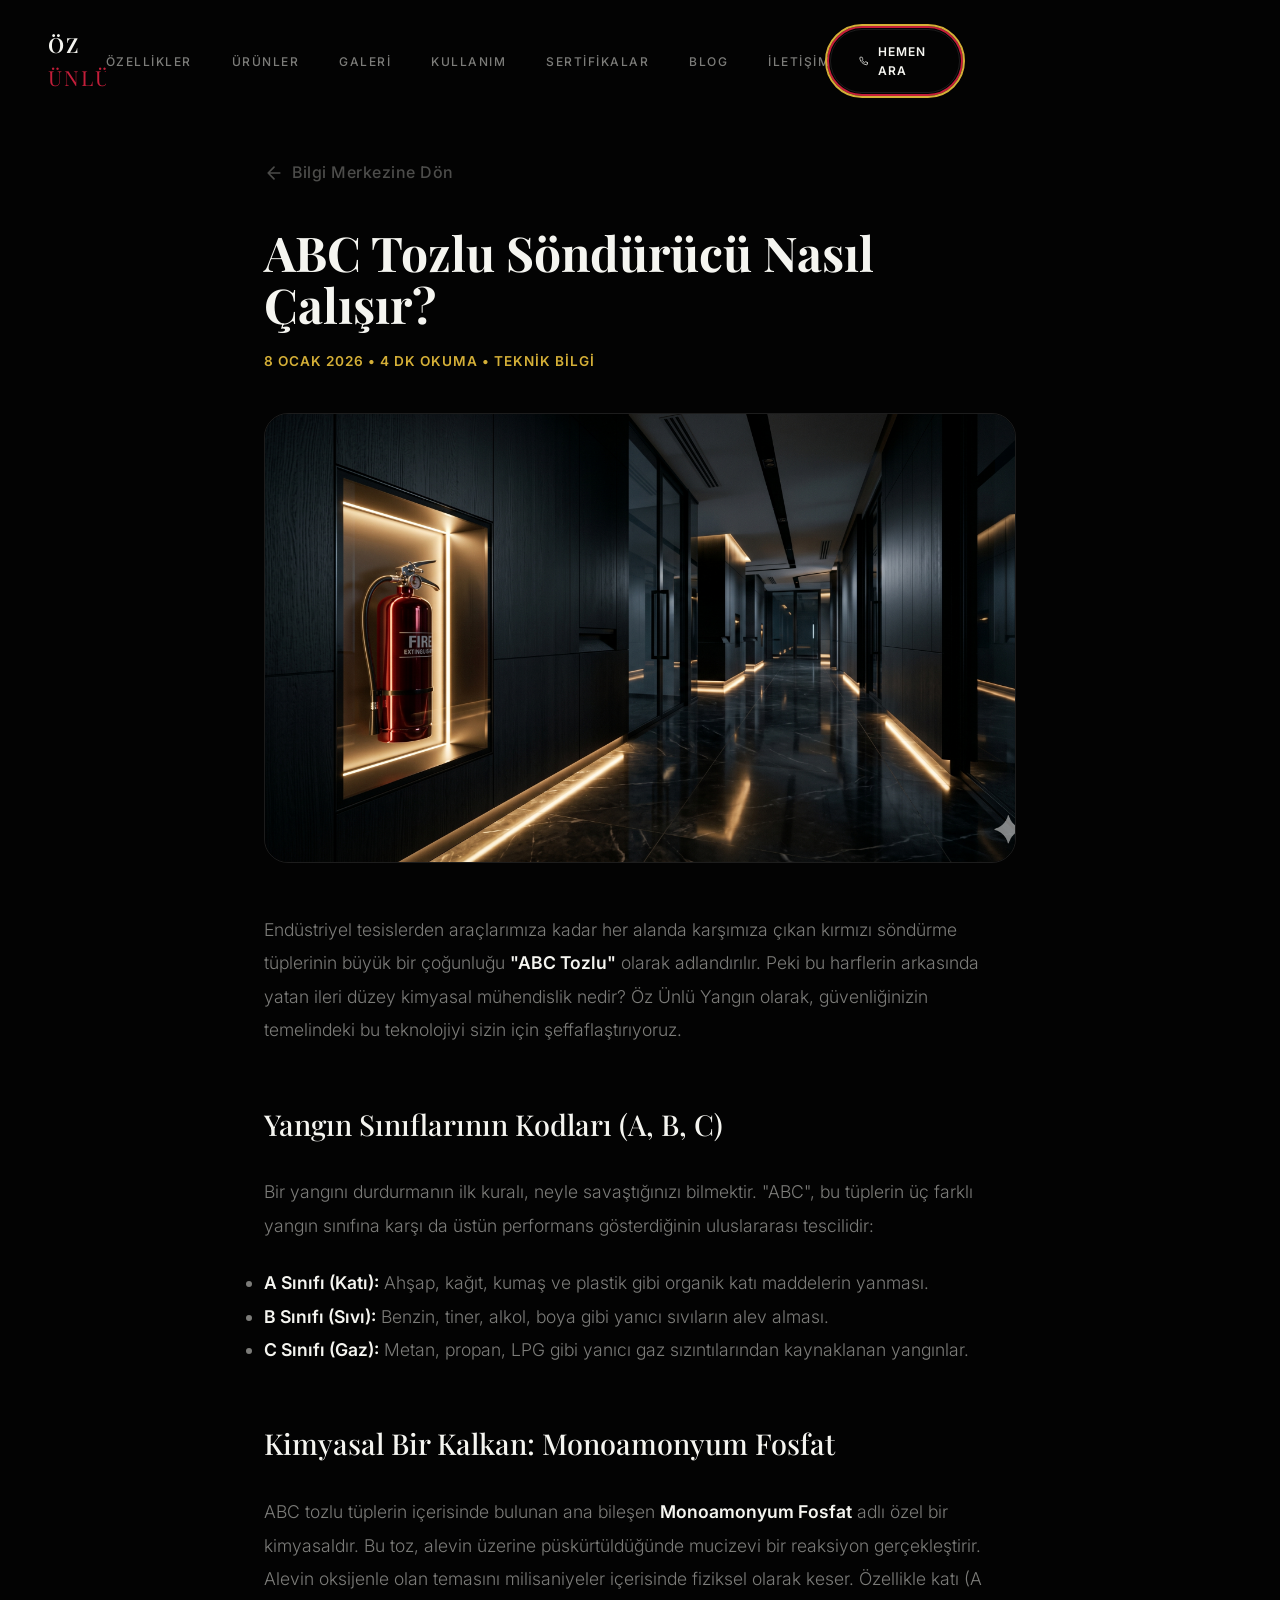
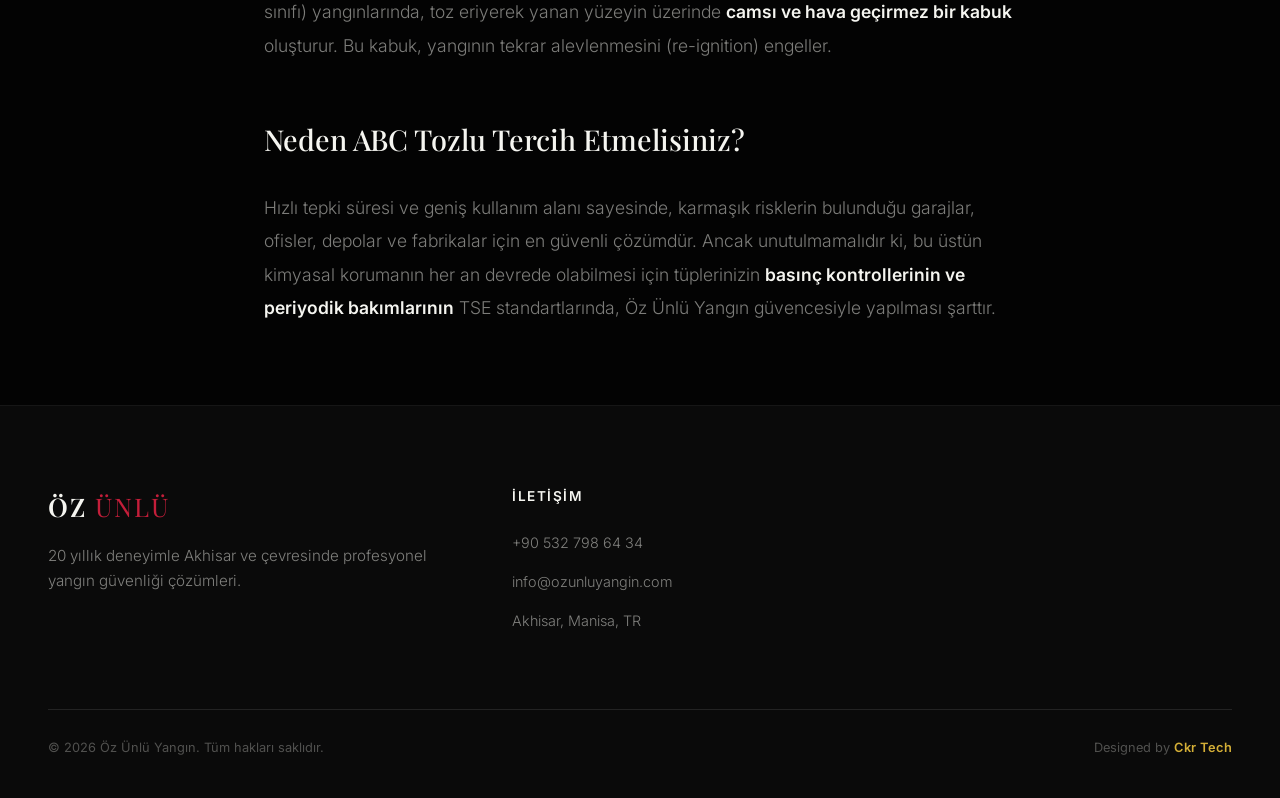
<file: blog-abc.html>
<!DOCTYPE html>
<html lang="tr" class="dark">
<head>
    <meta charset="UTF-8">
    <meta name="viewport" content="width=device-width, initial-scale=1.0">
    <title>ABC Tozlu Söndürücü Nasıl Çalışır? | Öz Ünlü Yangın</title>
    
    <!-- Fontlar -->
    <link rel="preconnect" href="https://fonts.googleapis.com">
    <link rel="preconnect" href="https://fonts.gstatic.com" crossorigin>
    <link href="https://fonts.googleapis.com/css2?family=Playfair+Display:ital,wght@0,400;0,500;0,600;0,700;1,400;1,500&family=Inter:wght@300;400;500;600&display=swap" rel="stylesheet">

    <!-- CSS Dosyaları -->
    <link rel="stylesheet" href="css/base.css">
    <link rel="stylesheet" href="css/layout.css">
    <link rel="stylesheet" href="css/sections.css">
    
    <style>
        /* Okuma Sayfasına Özel Minimal Eklemeler */
        .article-container {
            max-width: 800px;
            margin: 160px auto 80px;
            padding: 0 24px;
        }
        .back-link {
            display: inline-flex;
            align-items: center;
            gap: 8px;
            color: var(--text-muted);
            text-decoration: none;
            margin-bottom: 40px;
            font-weight: 500;
            letter-spacing: 0.5px;
            transition: color 0.3s;
        }
        .back-link:hover { color: var(--gold); }
        .article-header h1 {
            font-family: var(--font-serif);
            font-size: clamp(2rem, 4vw, 3rem);
            color: var(--text);
            margin-bottom: 20px;
            line-height: 1.1;
        }
        .article-meta {
            color: var(--gold);
            font-size: 0.85rem;
            font-weight: 600;
            letter-spacing: 1px;
            text-transform: uppercase;
            margin-bottom: 40px;
        }
        .article-hero-img {
            width: 100%;
            height: 450px;
            object-fit: cover;
            border-radius: 24px;
            margin-bottom: 50px;
            border: 1px solid var(--border-light);
        }
        .article-body {
            color: var(--text-secondary);
            font-size: 1.1rem;
            line-height: 1.9;
            font-weight: 300;
        }
        .article-body h2 {
            font-family: var(--font-serif);
            color: var(--text);
            font-size: 1.8rem;
            margin: 50px 0 24px;
            font-weight: 500;
        }
        .article-body p { margin-bottom: 24px; }
        .article-body strong { color: var(--text); font-weight: 600; }
    </style>
</head>
<body class="nav-is-scrolled">

    <!-- ══════════════════════════════════════
         ÜST MENÜ (NAV)
    ══════════════════════════════════════ -->
    <nav id="navbar" class="scrolled" role="navigation">
        <a href="index.html" class="nav-logo">ÖZ <span>ÜNLÜ</span></a>

        <ul class="nav-links">
            <li><a href="index.html#features">Özellikler</a></li>
            <li><a href="index.html#products">Ürünler</a></li>
            <li><a href="index.html#gallery">Galeri</a></li>
            <li><a href="index.html#usage">Kullanım</a></li>
            <li><a href="index.html#certificates">Sertifikalar</a></li>
            <li><a href="index.html#blog">Blog</a></li>
            <li><a href="index.html#contact">İletişim</a></li>
        </ul>

        <a href="tel:+905327986434" class="nav-cta pulse-cta">
            <span class="pulse-ring"></span>
            <svg viewBox="0 0 24 24" fill="none" stroke="currentColor" stroke-width="2" stroke-linecap="round" stroke-linejoin="round"><path d="M22 16.92v3a2 2 0 01-2.18 2 19.79 19.79 0 01-8.63-3.07 19.5 19.5 0 01-6-6 19.79 19.79 0 01-3.07-8.67A2 2 0 014.11 2h3a2 2 0 012 1.72 12.84 12.84 0 00.7 2.81 2 2 0 01-.45 2.11L8.09 9.91a16 16 0 006 6l1.27-1.27a2 2 0 012.11-.45 12.84 12.84 0 002.81.7A2 2 0 0122 16.92z"/></svg>
            <span>Hemen Ara</span>
        </a>

        <button class="nav-toggle" id="menuToggle">
            <span></span><span></span><span></span>
        </button>
    </nav>

    <!-- MOBİL MENÜ -->
    <div class="mobile-menu" id="mobileMenu">
        <a href="index.html#hero">Ana Sayfa</a>
        <a href="index.html#features">Özellikler</a>
        <a href="index.html#products">Ürünler</a>
        <a href="index.html#blog">Blog</a>
        <a href="index.html#contact">İletişim</a>
    </div>

    <!-- ══════════════════════════════════════
         BLOG İÇERİĞİ
    ══════════════════════════════════════ -->
    <main class="article-container">
        <!-- Geri Dön Butonu -->
        <a href="index.html#blog" class="back-link">
            <svg width="20" height="20" viewBox="0 0 24 24" fill="none" stroke="currentColor" stroke-width="2" stroke-linecap="round" stroke-linejoin="round"><path d="M19 12H5M12 19l-7-7 7-7"/></svg>
            Bilgi Merkezine Dön
        </a>

        <header class="article-header">
            <h1>ABC Tozlu Söndürücü Nasıl Çalışır?</h1>
            <div class="article-meta">8 Ocak 2026 • 4 Dk Okuma • Teknik Bilgi</div>
        </header>

        <!-- Mevcut klasöründeki resmi çekiyoruz -->
        <img src="images/blog2.png" alt="ABC Tozlu Söndürücü" class="article-hero-img">

        <div class="article-body">
            <p>Endüstriyel tesislerden araçlarımıza kadar her alanda karşımıza çıkan kırmızı söndürme tüplerinin büyük bir çoğunluğu <strong>"ABC Tozlu"</strong> olarak adlandırılır. Peki bu harflerin arkasında yatan ileri düzey kimyasal mühendislik nedir? Öz Ünlü Yangın olarak, güvenliğinizin temelindeki bu teknolojiyi sizin için şeffaflaştırıyoruz.</p>

            <h2>Yangın Sınıflarının Kodları (A, B, C)</h2>
            <p>Bir yangını durdurmanın ilk kuralı, neyle savaştığınızı bilmektir. "ABC", bu tüplerin üç farklı yangın sınıfına karşı da üstün performans gösterdiğinin uluslararası tescilidir:</p>
            <ul>
                <li><strong>A Sınıfı (Katı):</strong> Ahşap, kağıt, kumaş ve plastik gibi organik katı maddelerin yanması.</li>
                <li><strong>B Sınıfı (Sıvı):</strong> Benzin, tiner, alkol, boya gibi yanıcı sıvıların alev alması.</li>
                <li><strong>C Sınıfı (Gaz):</strong> Metan, propan, LPG gibi yanıcı gaz sızıntılarından kaynaklanan yangınlar.</li>
            </ul>

            <h2>Kimyasal Bir Kalkan: Monoamonyum Fosfat</h2>
            <p>ABC tozlu tüplerin içerisinde bulunan ana bileşen <strong>Monoamonyum Fosfat</strong> adlı özel bir kimyasaldır. Bu toz, alevin üzerine püskürtüldüğünde mucizevi bir reaksiyon gerçekleştirir. Alevin oksijenle olan temasını milisaniyeler içerisinde fiziksel olarak keser. Özellikle katı (A sınıfı) yangınlarında, toz eriyerek yanan yüzeyin üzerinde <strong>camsı ve hava geçirmez bir kabuk</strong> oluşturur. Bu kabuk, yangının tekrar alevlenmesini (re-ignition) engeller.</p>

            <h2>Neden ABC Tozlu Tercih Etmelisiniz?</h2>
            <p>Hızlı tepki süresi ve geniş kullanım alanı sayesinde, karmaşık risklerin bulunduğu garajlar, ofisler, depolar ve fabrikalar için en güvenli çözümdür. Ancak unutulmamalıdır ki, bu üstün kimyasal korumanın her an devrede olabilmesi için tüplerinizin <strong>basınç kontrollerinin ve periyodik bakımlarının</strong> TSE standartlarında, Öz Ünlü Yangın güvencesiyle yapılması şarttır.</p>
        </div>
    </main>

    <!-- ══════════════════════════════════════
         FOOTER
    ══════════════════════════════════════ -->
    <footer class="lux-footer">
        <div class="lux-container">
            <div class="footer-grid">
                <div class="footer-brand">
                    <a href="index.html" class="footer-logo">ÖZ <span>ÜNLÜ</span></a>
                    <p>20 yıllık deneyimle Akhisar ve çevresinde profesyonel yangın güvenliği çözümleri.</p>
                </div>
                <div class="footer-contact">
                    <h4>İletişim</h4>
                    <p><a href="tel:+905327986434">+90 532 798 64 34</a></p>
                    <p><a href="mailto:info@ozunluyangin.com">info@ozunluyangin.com</a></p>
                    <p>Akhisar, Manisa, TR</p>
                </div>
            </div>
            <div class="footer-bottom">
                <p>© 2026 Öz Ünlü Yangın. Tüm hakları saklıdır.</p>
                <p class="footer-credit">Designed by <span>Ckr Tech</span></p>
            </div>
        </div>
    </footer>

    <!-- Script Dosyaları -->
    <script src="js/main.js"></script>
</body>
</html>
</file>
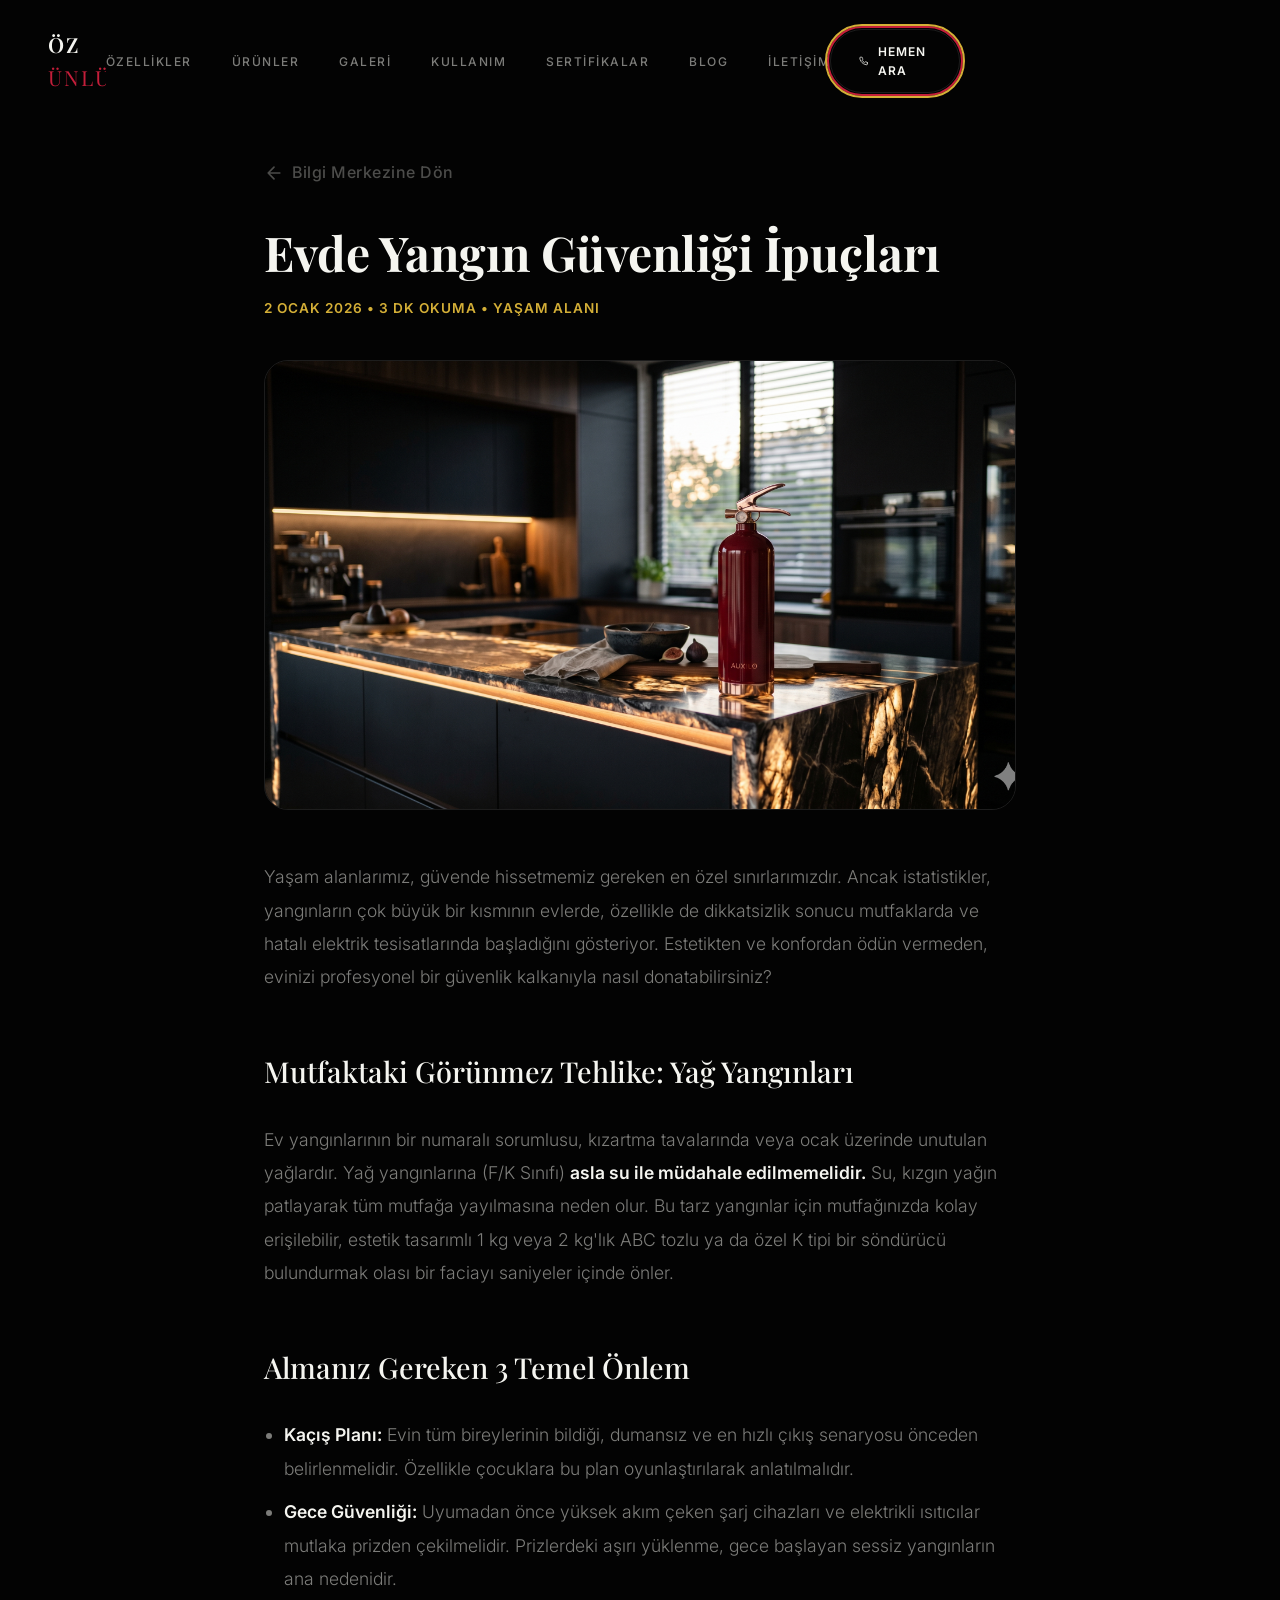
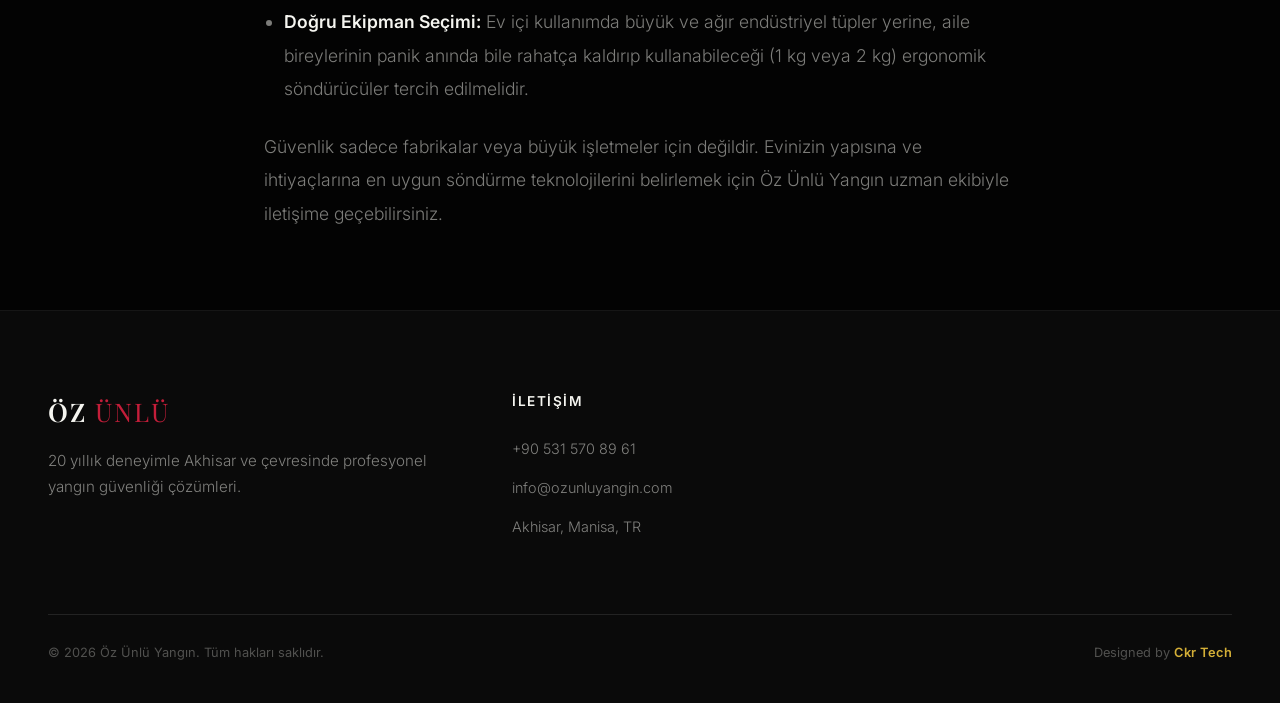
<file: blog-ev-guvenligi.html>
<!DOCTYPE html>
<html lang="tr" class="dark">
<head>
    <meta charset="UTF-8">
    <meta name="viewport" content="width=device-width, initial-scale=1.0">
    <title>Evde Yangın Güvenliği İpuçları | Öz Ünlü Yangın</title>
    
    <link rel="preconnect" href="https://fonts.googleapis.com">
    <link rel="preconnect" href="https://fonts.gstatic.com" crossorigin>
    <link href="https://fonts.googleapis.com/css2?family=Playfair+Display:ital,wght@0,400;0,500;0,600;0,700;1,400;1,500&family=Inter:wght@300;400;500;600&display=swap" rel="stylesheet">

    <link rel="stylesheet" href="css/base.css">
    <link rel="stylesheet" href="css/layout.css">
    <link rel="stylesheet" href="css/sections.css">
    
    <style>
        .article-container { max-width: 800px; margin: 160px auto 80px; padding: 0 24px; }
        .back-link { display: inline-flex; align-items: center; gap: 8px; color: var(--text-muted); text-decoration: none; margin-bottom: 40px; font-weight: 500; letter-spacing: 0.5px; transition: color 0.3s; }
        .back-link:hover { color: var(--gold); }
        .article-header h1 { font-family: var(--font-serif); font-size: clamp(2rem, 4vw, 3rem); color: var(--text); margin-bottom: 20px; line-height: 1.1; }
        .article-meta { color: var(--gold); font-size: 0.85rem; font-weight: 600; letter-spacing: 1px; text-transform: uppercase; margin-bottom: 40px; }
        .article-hero-img { width: 100%; height: 450px; object-fit: cover; border-radius: 24px; margin-bottom: 50px; border: 1px solid var(--border-light); }
        .article-body { color: var(--text-secondary); font-size: 1.1rem; line-height: 1.9; font-weight: 300; }
        .article-body h2 { font-family: var(--font-serif); color: var(--text); font-size: 1.8rem; margin: 50px 0 24px; font-weight: 500; }
        .article-body p, .article-body ul { margin-bottom: 24px; }
        .article-body ul { padding-left: 20px; }
        .article-body li { margin-bottom: 10px; }
        .article-body strong { color: var(--text); font-weight: 600; }
    </style>
</head>
<body class="nav-is-scrolled">

    <!-- ÜST MENÜ -->
    <nav id="navbar" class="scrolled" role="navigation">
        <a href="index.html" class="nav-logo">ÖZ <span>ÜNLÜ</span></a>
        <ul class="nav-links">
            <li><a href="index.html#features">Özellikler</a></li>
            <li><a href="index.html#products">Ürünler</a></li>
            <li><a href="index.html#gallery">Galeri</a></li>
            <li><a href="index.html#usage">Kullanım</a></li>
            <li><a href="index.html#certificates">Sertifikalar</a></li>
            <li><a href="index.html#blog">Blog</a></li>
            <li><a href="index.html#contact">İletişim</a></li>
        </ul>
        <a href="tel:+905327986434" class="nav-cta pulse-cta">
            <span class="pulse-ring"></span>
            <svg viewBox="0 0 24 24" fill="none" stroke="currentColor" stroke-width="2" stroke-linecap="round" stroke-linejoin="round"><path d="M22 16.92v3a2 2 0 01-2.18 2 19.79 19.79 0 01-8.63-3.07 19.5 19.5 0 01-6-6 19.79 19.79 0 01-3.07-8.67A2 2 0 014.11 2h3a2 2 0 012 1.72 12.84 12.84 0 00.7 2.81 2 2 0 01-.45 2.11L8.09 9.91a16 16 0 006 6l1.27-1.27a2 2 0 012.11-.45 12.84 12.84 0 002.81.7A2 2 0 0122 16.92z"/></svg>
            <span>Hemen Ara</span>
        </a>
        <button class="nav-toggle" id="menuToggle"><span></span><span></span><span></span></button>
    </nav>

    <!-- MOBİL MENÜ -->
    <div class="mobile-menu" id="mobileMenu">
        <a href="index.html#hero">Ana Sayfa</a>
        <a href="index.html#features">Özellikler</a>
        <a href="index.html#products">Ürünler</a>
        <a href="index.html#blog">Blog</a>
        <a href="index.html#contact">İletişim</a>
    </div>

    <!-- BLOG İÇERİĞİ -->
    <main class="article-container">
        <a href="index.html#blog" class="back-link">
            <svg width="20" height="20" viewBox="0 0 24 24" fill="none" stroke="currentColor" stroke-width="2" stroke-linecap="round" stroke-linejoin="round"><path d="M19 12H5M12 19l-7-7 7-7"/></svg>
            Bilgi Merkezine Dön
        </a>

        <header class="article-header">
            <h1>Evde Yangın Güvenliği İpuçları</h1>
            <div class="article-meta">2 Ocak 2026 • 3 Dk Okuma • Yaşam Alanı</div>
        </header>

        <!-- index.html'deki görsele uygun yol -->
        <img src="images/blog3.png" alt="Ev Yangın Güvenliği" class="article-hero-img">

        <div class="article-body">
            <p>Yaşam alanlarımız, güvende hissetmemiz gereken en özel sınırlarımızdır. Ancak istatistikler, yangınların çok büyük bir kısmının evlerde, özellikle de dikkatsizlik sonucu mutfaklarda ve hatalı elektrik tesisatlarında başladığını gösteriyor. Estetikten ve konfordan ödün vermeden, evinizi profesyonel bir güvenlik kalkanıyla nasıl donatabilirsiniz?</p>

            <h2>Mutfaktaki Görünmez Tehlike: Yağ Yangınları</h2>
            <p>Ev yangınlarının bir numaralı sorumlusu, kızartma tavalarında veya ocak üzerinde unutulan yağlardır. Yağ yangınlarına (F/K Sınıfı) <strong>asla su ile müdahale edilmemelidir.</strong> Su, kızgın yağın patlayarak tüm mutfağa yayılmasına neden olur. Bu tarz yangınlar için mutfağınızda kolay erişilebilir, estetik tasarımlı 1 kg veya 2 kg'lık ABC tozlu ya da özel K tipi bir söndürücü bulundurmak olası bir faciayı saniyeler içinde önler.</p>

            <h2>Almanız Gereken 3 Temel Önlem</h2>
            <ul>
                <li><strong>Kaçış Planı:</strong> Evin tüm bireylerinin bildiği, dumansız ve en hızlı çıkış senaryosu önceden belirlenmelidir. Özellikle çocuklara bu plan oyunlaştırılarak anlatılmalıdır.</li>
                <li><strong>Gece Güvenliği:</strong> Uyumadan önce yüksek akım çeken şarj cihazları ve elektrikli ısıtıcılar mutlaka prizden çekilmelidir. Prizlerdeki aşırı yüklenme, gece başlayan sessiz yangınların ana nedenidir.</li>
                <li><strong>Doğru Ekipman Seçimi:</strong> Ev içi kullanımda büyük ve ağır endüstriyel tüpler yerine, aile bireylerinin panik anında bile rahatça kaldırıp kullanabileceği (1 kg veya 2 kg) ergonomik söndürücüler tercih edilmelidir.</li>
            </ul>

            <p>Güvenlik sadece fabrikalar veya büyük işletmeler için değildir. Evinizin yapısına ve ihtiyaçlarına en uygun söndürme teknolojilerini belirlemek için Öz Ünlü Yangın uzman ekibiyle iletişime geçebilirsiniz.</p>
        </div>
    </main>

    <!-- FOOTER -->
    <footer class="lux-footer">
        <div class="lux-container">
            <div class="footer-grid">
                <div class="footer-brand">
                    <a href="index.html" class="footer-logo">ÖZ <span>ÜNLÜ</span></a>
                    <p>20 yıllık deneyimle Akhisar ve çevresinde profesyonel yangın güvenliği çözümleri.</p>
                </div>
                <div class="footer-contact">
                    <h4>İletişim</h4>
                    <p><a href="tel:+905327986434">+90 531 570 89 61</a></p>
                    <p><a href="mailto:info@ozunluyangin.com">info@ozunluyangin.com</a></p>
                    <p>Akhisar, Manisa, TR</p>
                </div>
            </div>
            <div class="footer-bottom">
                <p>© 2026 Öz Ünlü Yangın. Tüm hakları saklıdır.</p>
                <p class="footer-credit">Designed by <span>Ckr Tech</span></p>
            </div>
        </div>
    </footer>

    <script src="js/main.js"></script>
</body>
</html>
</file>
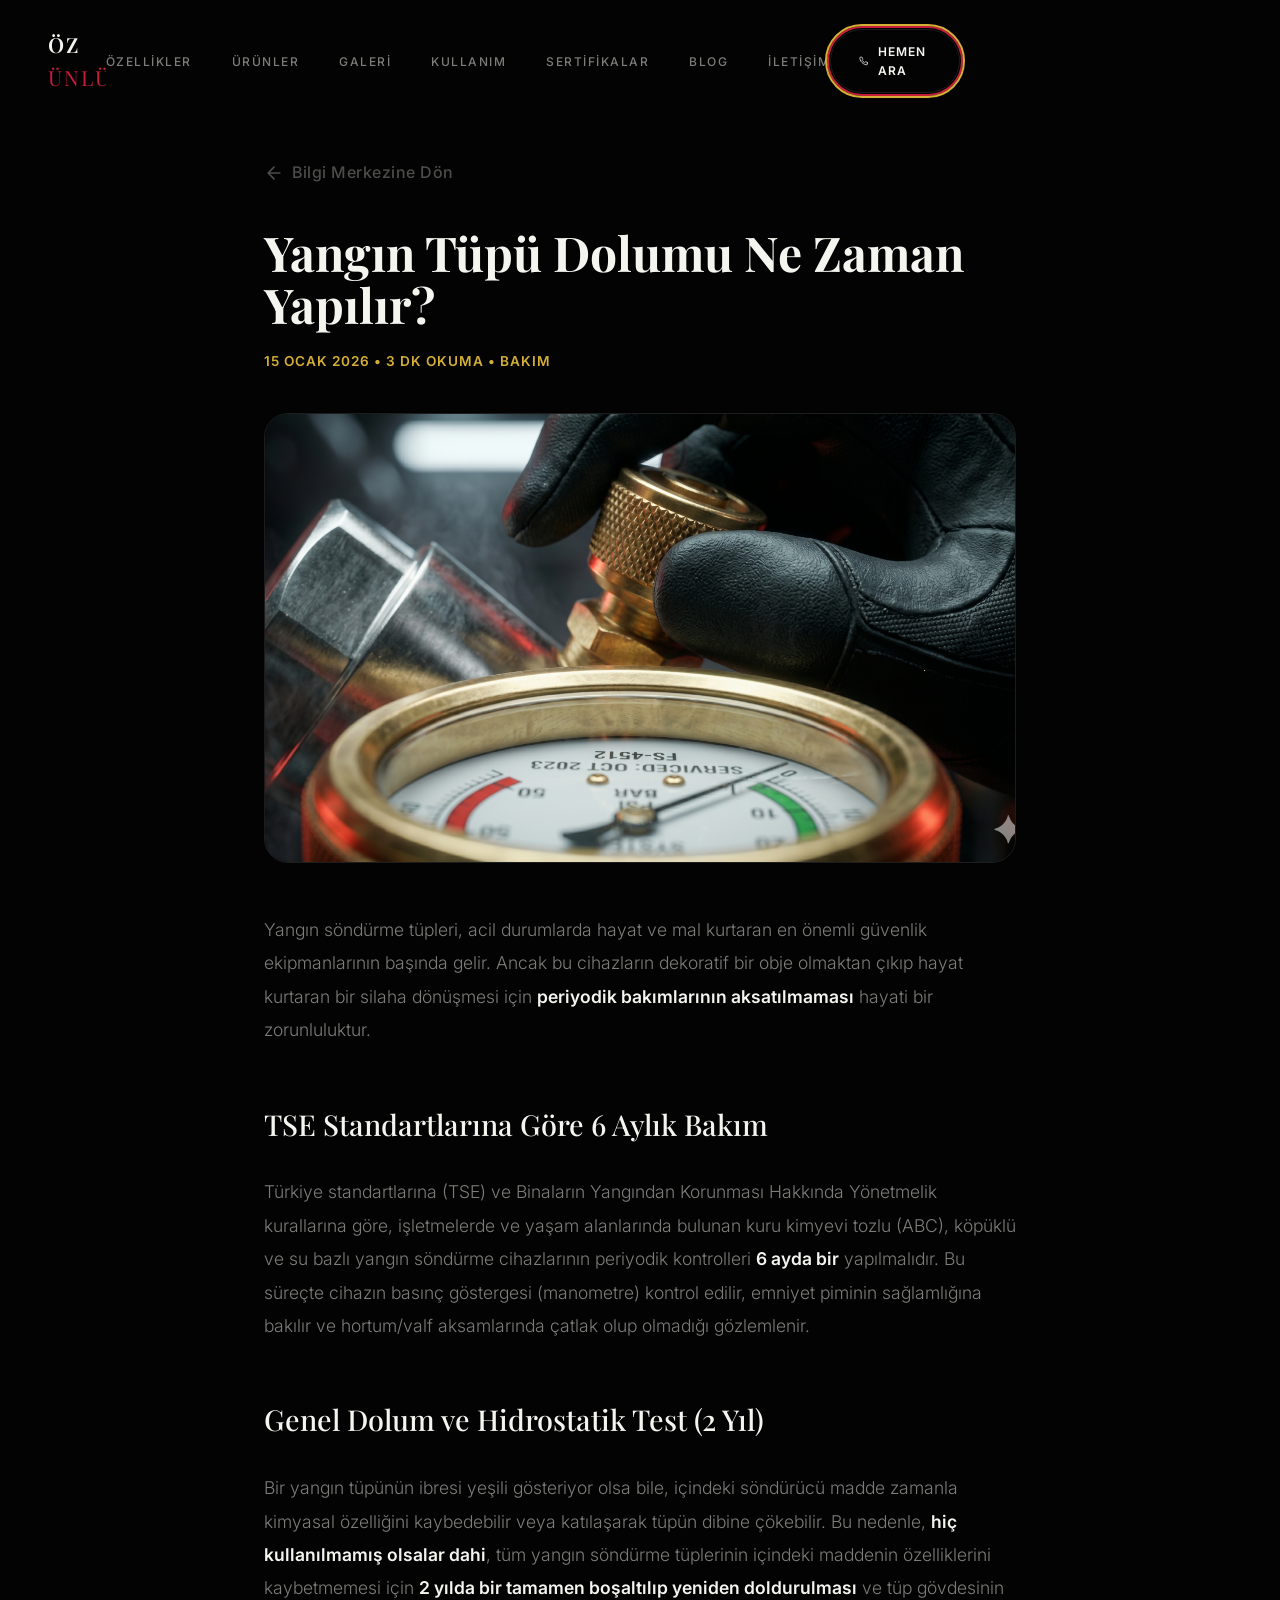
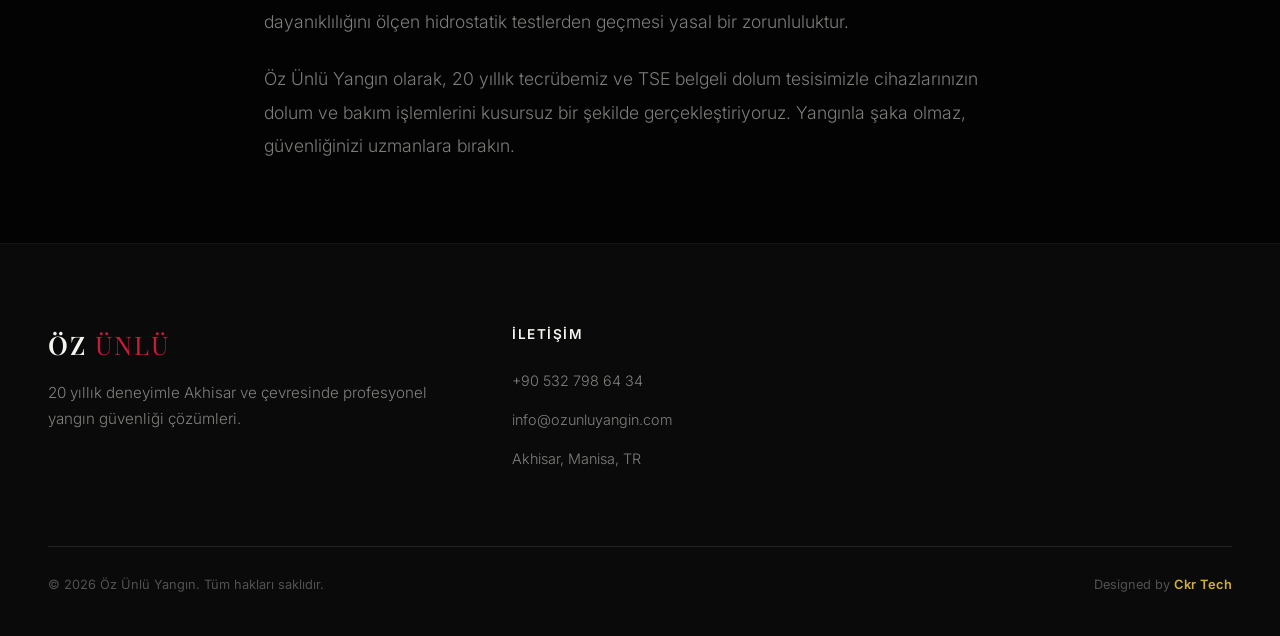
<file: blog-tup-dolumu.html>
<!DOCTYPE html>
<html lang="tr" class="dark">
<head>
    <meta charset="UTF-8">
    <meta name="viewport" content="width=device-width, initial-scale=1.0">
    <title>Yangın Tüpü Dolumu Ne Zaman Yapılır? | Öz Ünlü Yangın</title>
    
    <!-- Fontlar -->
    <link rel="preconnect" href="https://fonts.googleapis.com">
    <link rel="preconnect" href="https://fonts.gstatic.com" crossorigin>
    <link href="https://fonts.googleapis.com/css2?family=Playfair+Display:ital,wght@0,400;0,500;0,600;0,700;1,400;1,500&family=Inter:wght@300;400;500;600&display=swap" rel="stylesheet">

    <!-- CSS Dosyaları -->
    <link rel="stylesheet" href="css/base.css">
    <link rel="stylesheet" href="css/layout.css">
    <link rel="stylesheet" href="css/sections.css">
    
    <style>
        .article-container { max-width: 800px; margin: 160px auto 80px; padding: 0 24px; }
        .back-link { display: inline-flex; align-items: center; gap: 8px; color: var(--text-muted); text-decoration: none; margin-bottom: 40px; font-weight: 500; letter-spacing: 0.5px; transition: color 0.3s; }
        .back-link:hover { color: var(--gold); }
        .article-header h1 { font-family: var(--font-serif); font-size: clamp(2rem, 4vw, 3rem); color: var(--text); margin-bottom: 20px; line-height: 1.1; }
        .article-meta { color: var(--gold); font-size: 0.85rem; font-weight: 600; letter-spacing: 1px; text-transform: uppercase; margin-bottom: 40px; }
        .article-hero-img { width: 100%; height: 450px; object-fit: cover; border-radius: 24px; margin-bottom: 50px; border: 1px solid var(--border-light); }
        .article-body { color: var(--text-secondary); font-size: 1.1rem; line-height: 1.9; font-weight: 300; }
        .article-body h2 { font-family: var(--font-serif); color: var(--text); font-size: 1.8rem; margin: 50px 0 24px; font-weight: 500; }
        .article-body p { margin-bottom: 24px; }
        .article-body strong { color: var(--text); font-weight: 600; }
    </style>
</head>
<body class="nav-is-scrolled">

    <!-- ÜST MENÜ -->
    <nav id="navbar" class="scrolled" role="navigation">
        <a href="index.html" class="nav-logo">ÖZ <span>ÜNLÜ</span></a>
        <ul class="nav-links">
            <li><a href="index.html#features">Özellikler</a></li>
            <li><a href="index.html#products">Ürünler</a></li>
            <li><a href="index.html#gallery">Galeri</a></li>
            <li><a href="index.html#usage">Kullanım</a></li>
            <li><a href="index.html#certificates">Sertifikalar</a></li>
            <li><a href="index.html#blog">Blog</a></li>
            <li><a href="index.html#contact">İletişim</a></li>
        </ul>
        <a href="tel:+905327986434" class="nav-cta pulse-cta">
            <span class="pulse-ring"></span>
            <svg viewBox="0 0 24 24" fill="none" stroke="currentColor" stroke-width="2" stroke-linecap="round" stroke-linejoin="round"><path d="M22 16.92v3a2 2 0 01-2.18 2 19.79 19.79 0 01-8.63-3.07 19.5 19.5 0 01-6-6 19.79 19.79 0 01-3.07-8.67A2 2 0 014.11 2h3a2 2 0 012 1.72 12.84 12.84 0 00.7 2.81 2 2 0 01-.45 2.11L8.09 9.91a16 16 0 006 6l1.27-1.27a2 2 0 012.11-.45 12.84 12.84 0 002.81.7A2 2 0 0122 16.92z"/></svg>
            <span>Hemen Ara</span>
        </a>
        <button class="nav-toggle" id="menuToggle"><span></span><span></span><span></span></button>
    </nav>

    <!-- MOBİL MENÜ -->
    <div class="mobile-menu" id="mobileMenu">
        <a href="index.html#hero">Ana Sayfa</a>
        <a href="index.html#features">Özellikler</a>
        <a href="index.html#products">Ürünler</a>
        <a href="index.html#blog">Blog</a>
        <a href="index.html#contact">İletişim</a>
    </div>

    <!-- BLOG İÇERİĞİ -->
    <main class="article-container">
        <a href="index.html#blog" class="back-link">
            <svg width="20" height="20" viewBox="0 0 24 24" fill="none" stroke="currentColor" stroke-width="2" stroke-linecap="round" stroke-linejoin="round"><path d="M19 12H5M12 19l-7-7 7-7"/></svg>
            Bilgi Merkezine Dön
        </a>

        <header class="article-header">
            <h1>Yangın Tüpü Dolumu Ne Zaman Yapılır?</h1>
            <div class="article-meta">15 Ocak 2026 • 3 Dk Okuma • Bakım</div>
        </header>

        <!-- index.html'deki görsele uygun yol -->
        <img src="images/kontrol.png" alt="Yangın Tüpü Dolumu" class="article-hero-img">

        <div class="article-body">
            <p>Yangın söndürme tüpleri, acil durumlarda hayat ve mal kurtaran en önemli güvenlik ekipmanlarının başında gelir. Ancak bu cihazların dekoratif bir obje olmaktan çıkıp hayat kurtaran bir silaha dönüşmesi için <strong>periyodik bakımlarının aksatılmaması</strong> hayati bir zorunluluktur.</p>

            <h2>TSE Standartlarına Göre 6 Aylık Bakım</h2>
            <p>Türkiye standartlarına (TSE) ve Binaların Yangından Korunması Hakkında Yönetmelik kurallarına göre, işletmelerde ve yaşam alanlarında bulunan kuru kimyevi tozlu (ABC), köpüklü ve su bazlı yangın söndürme cihazlarının periyodik kontrolleri <strong>6 ayda bir</strong> yapılmalıdır. Bu süreçte cihazın basınç göstergesi (manometre) kontrol edilir, emniyet piminin sağlamlığına bakılır ve hortum/valf aksamlarında çatlak olup olmadığı gözlemlenir.</p>

            <h2>Genel Dolum ve Hidrostatik Test (2 Yıl)</h2>
            <p>Bir yangın tüpünün ibresi yeşili gösteriyor olsa bile, içindeki söndürücü madde zamanla kimyasal özelliğini kaybedebilir veya katılaşarak tüpün dibine çökebilir. Bu nedenle, <strong>hiç kullanılmamış olsalar dahi</strong>, tüm yangın söndürme tüplerinin içindeki maddenin özelliklerini kaybetmemesi için <strong>2 yılda bir tamamen boşaltılıp yeniden doldurulması</strong> ve tüp gövdesinin dayanıklılığını ölçen hidrostatik testlerden geçmesi yasal bir zorunluluktur.</p>

            <p>Öz Ünlü Yangın olarak, 20 yıllık tecrübemiz ve TSE belgeli dolum tesisimizle cihazlarınızın dolum ve bakım işlemlerini kusursuz bir şekilde gerçekleştiriyoruz. Yangınla şaka olmaz, güvenliğinizi uzmanlara bırakın.</p>
        </div>
    </main>

    <!-- FOOTER -->
    <footer class="lux-footer">
        <div class="lux-container">
            <div class="footer-grid">
                <div class="footer-brand">
                    <a href="index.html" class="footer-logo">ÖZ <span>ÜNLÜ</span></a>
                    <p>20 yıllık deneyimle Akhisar ve çevresinde profesyonel yangın güvenliği çözümleri.</p>
                </div>
                <div class="footer-contact">
                    <h4>İletişim</h4>
                    <p><a href="tel:+9053279864341">+90 532 798 64 34</a></p>
                    <p><a href="mailto:info@ozunluyangin.com">info@ozunluyangin.com</a></p>
                    <p>Akhisar, Manisa, TR</p>
                </div>
            </div>
            <div class="footer-bottom">
                <p>© 2026 Öz Ünlü Yangın. Tüm hakları saklıdır.</p>
                <p class="footer-credit">Designed by <span>Ckr Tech</span></p>
            </div>
        </div>
    </footer>

    <script src="js/main.js"></script>
</body>
</html>
</file>
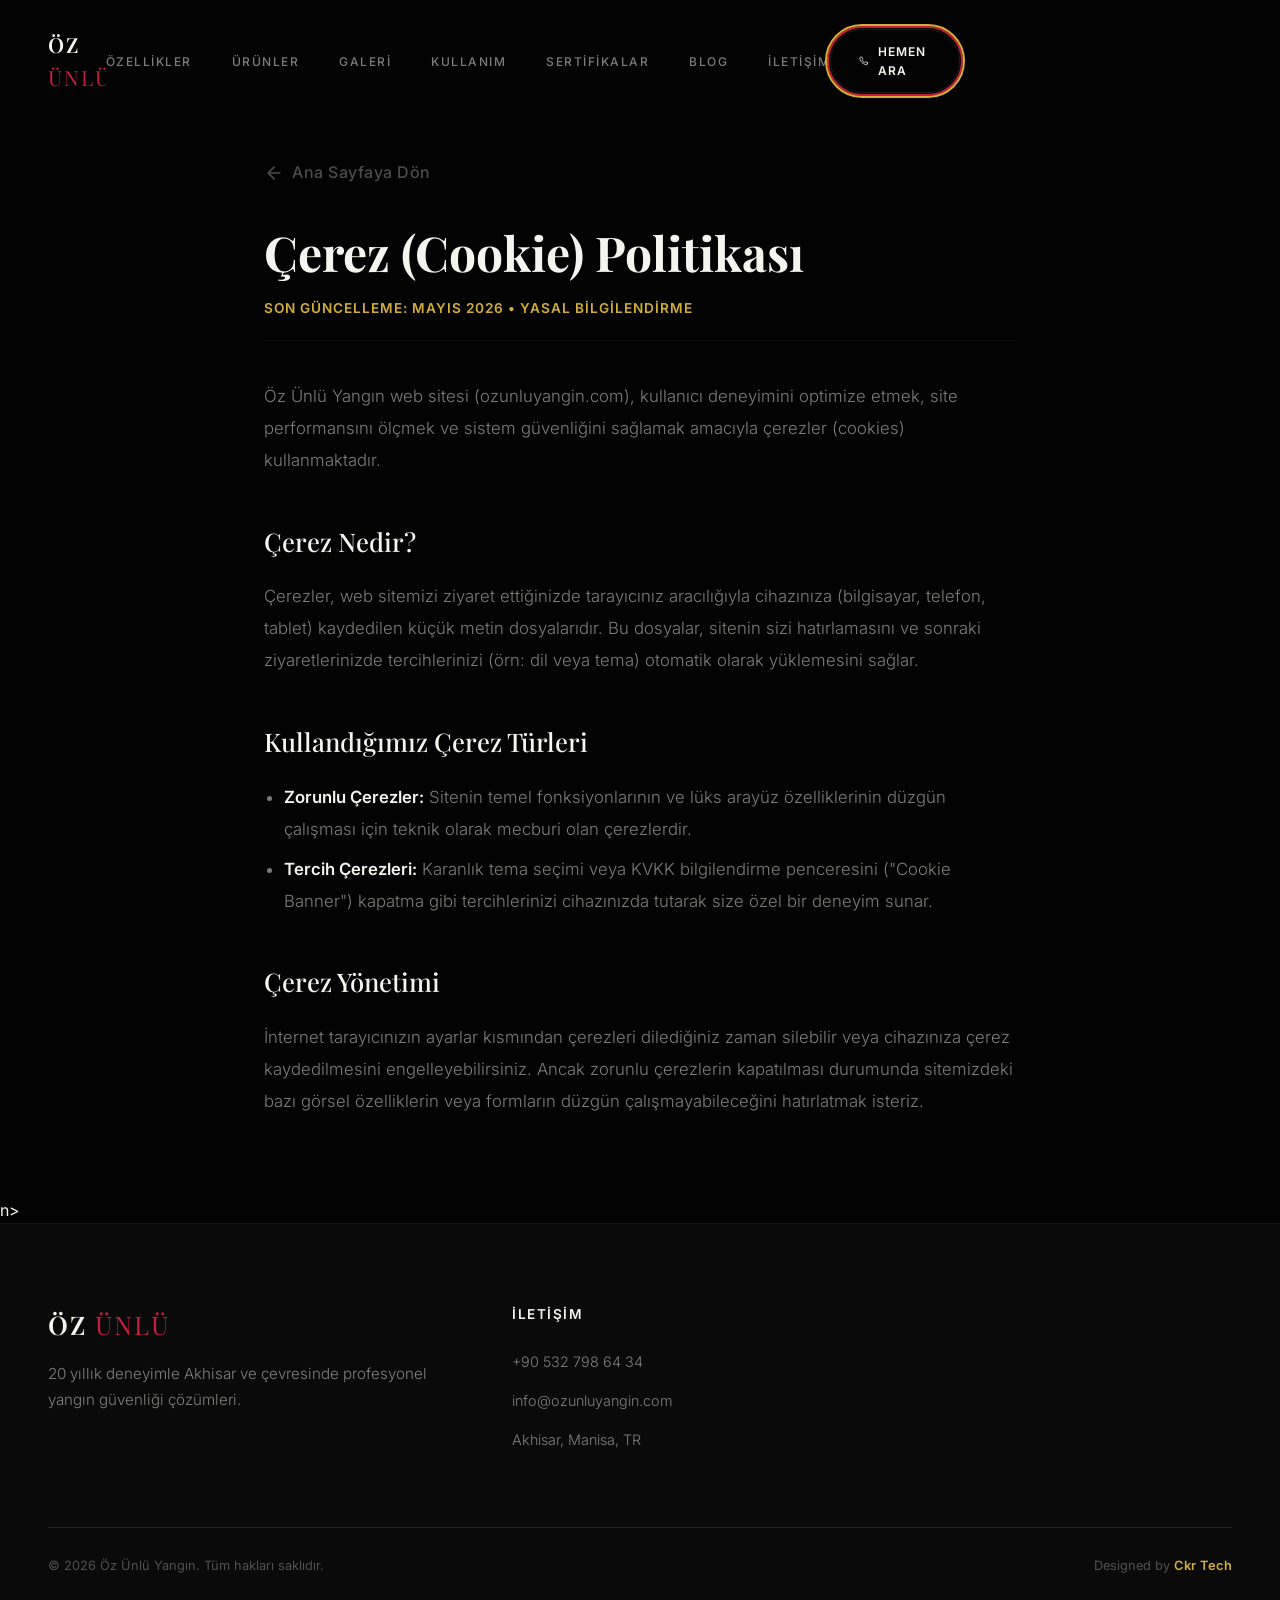
<file: cerez.html>
<!DOCTYPE html>
<html lang="tr" class="dark">
<head>
    <meta charset="UTF-8">
    <meta name="viewport" content="width=device-width, initial-scale=1.0">
    <title>KVKK Aydınlatma Metni | Öz Ünlü Yangın</title>
    
    <link rel="preconnect" href="https://fonts.googleapis.com">
    <link rel="preconnect" href="https://fonts.gstatic.com" crossorigin>
    <link href="https://fonts.googleapis.com/css2?family=Playfair+Display:ital,wght@0,400;0,500;0,600;0,700;1,400;1,500&family=Inter:wght@300;400;500;600&display=swap" rel="stylesheet">

    <link rel="stylesheet" href="css/base.css">
    <link rel="stylesheet" href="css/layout.css">
    <link rel="stylesheet" href="css/sections.css">
    
    <style>
        .article-container { max-width: 800px; margin: 160px auto 80px; padding: 0 24px; }
        .back-link { display: inline-flex; align-items: center; gap: 8px; color: var(--text-muted); text-decoration: none; margin-bottom: 40px; font-weight: 500; letter-spacing: 0.5px; transition: color 0.3s; }
        .back-link:hover { color: var(--gold); }
        .article-header h1 { font-family: var(--font-serif); font-size: clamp(2rem, 4vw, 3rem); color: var(--text); margin-bottom: 20px; line-height: 1.1; }
        .article-meta { color: var(--gold); font-size: 0.85rem; font-weight: 600; letter-spacing: 1px; text-transform: uppercase; margin-bottom: 40px; border-bottom: 1px solid var(--border); padding-bottom: 20px;}
        .article-body { color: var(--text-secondary); font-size: 1.05rem; line-height: 1.9; font-weight: 300; }
        .article-body h2 { font-family: var(--font-serif); color: var(--text); font-size: 1.6rem; margin: 40px 0 16px; font-weight: 500; }
        .article-body p, .article-body ul { margin-bottom: 20px; }
        .article-body ul { padding-left: 20px; }
        .article-body li { margin-bottom: 8px; }
        .article-body strong { color: var(--text); font-weight: 600; }
    </style>
</head>
<body class="nav-is-scrolled">

    <!-- ÜST MENÜ -->
    <nav id="navbar" class="scrolled" role="navigation">
        <a href="index.html" class="nav-logo">ÖZ <span>ÜNLÜ</span></a>
        <ul class="nav-links">
            <li><a href="index.html#features">Özellikler</a></li>
            <li><a href="index.html#products">Ürünler</a></li>
            <li><a href="index.html#gallery">Galeri</a></li>
            <li><a href="index.html#usage">Kullanım</a></li>
            <li><a href="index.html#certificates">Sertifikalar</a></li>
            <li><a href="index.html#blog">Blog</a></li>
            <li><a href="index.html#contact">İletişim</a></li>
        </ul>
        <a href="tel:+905327986434" class="nav-cta pulse-cta">
            <span class="pulse-ring"></span>
            <svg viewBox="0 0 24 24" fill="none" stroke="currentColor" stroke-width="2" stroke-linecap="round" stroke-linejoin="round"><path d="M22 16.92v3a2 2 0 01-2.18 2 19.79 19.79 0 01-8.63-3.07 19.5 19.5 0 01-6-6 19.79 19.79 0 01-3.07-8.67A2 2 0 014.11 2h3a2 2 0 012 1.72 12.84 12.84 0 00.7 2.81 2 2 0 01-.45 2.11L8.09 9.91a16 16 0 006 6l1.27-1.27a2 2 0 012.11-.45 12.84 12.84 0 002.81.7A2 2 0 0122 16.92z"/></svg>
            <span>Hemen Ara</span>
        </a>
        <button class="nav-toggle" id="menuToggle"><span></span><span></span><span></span></button>
    </nav>

    <!-- MOBİL MENÜ -->
    <div class="mobile-menu" id="mobileMenu">
        <a href="index.html#hero">Ana Sayfa</a>
        <a href="index.html#features">Özellikler</a>
        <a href="index.html#products">Ürünler</a>
        <a href="index.html#blog">Blog</a>
        <a href="index.html#contact">İletişim</a>
    </div>

<main class="article-container">
        <a href="index.html" class="back-link">
            <svg width="20" height="20" viewBox="0 0 24 24" fill="none" stroke="currentColor" stroke-width="2" stroke-linecap="round" stroke-linejoin="round"><path d="M19 12H5M12 19l-7-7 7-7"/></svg>
            Ana Sayfaya Dön
        </a>

        <header class="article-header">
            <h1>Çerez (Cookie) Politikası</h1>
            <div class="article-meta">Son Güncelleme: Mayıs 2026 • Yasal Bilgilendirme</div>
        </header>

        <div class="article-body">
            <p>Öz Ünlü Yangın web sitesi (ozunluyangin.com), kullanıcı deneyimini optimize etmek, site performansını ölçmek ve sistem güvenliğini sağlamak amacıyla çerezler (cookies) kullanmaktadır.</p>

            <h2>Çerez Nedir?</h2>
            <p>Çerezler, web sitemizi ziyaret ettiğinizde tarayıcınız aracılığıyla cihazınıza (bilgisayar, telefon, tablet) kaydedilen küçük metin dosyalarıdır. Bu dosyalar, sitenin sizi hatırlamasını ve sonraki ziyaretlerinizde tercihlerinizi (örn: dil veya tema) otomatik olarak yüklemesini sağlar.</p>

            <h2>Kullandığımız Çerez Türleri</h2>
            <ul>
                <li><strong>Zorunlu Çerezler:</strong> Sitenin temel fonksiyonlarının ve lüks arayüz özelliklerinin düzgün çalışması için teknik olarak mecburi olan çerezlerdir.</li>
                <li><strong>Tercih Çerezleri:</strong> Karanlık tema seçimi veya KVKK bilgilendirme penceresini ("Cookie Banner") kapatma gibi tercihlerinizi cihazınızda tutarak size özel bir deneyim sunar.</li>
            </ul>

            <h2>Çerez Yönetimi</h2>
            <p>İnternet tarayıcınızın ayarlar kısmından çerezleri dilediğiniz zaman silebilir veya cihazınıza çerez kaydedilmesini engelleyebilirsiniz. Ancak zorunlu çerezlerin kapatılması durumunda sitemizdeki bazı görsel özelliklerin veya formların düzgün çalışmayabileceğini hatırlatmak isteriz.</p>
        </div>
    </main>n>

    <!-- FOOTER -->
    <footer class="lux-footer">
        <div class="lux-container">
            <div class="footer-grid">
                <div class="footer-brand">
                    <a href="index.html" class="footer-logo">ÖZ <span>ÜNLÜ</span></a>
                    <p>20 yıllık deneyimle Akhisar ve çevresinde profesyonel yangın güvenliği çözümleri.</p>
                </div>
                <div class="footer-contact">
                    <h4>İletişim</h4>
                    <p><a href="tel:+905327986434">+90 532 798 64 34</a></p>
                    <p><a href="mailto:info@ozunluyangin.com">info@ozunluyangin.com</a></p>
                    <p>Akhisar, Manisa, TR</p>
                </div>
            </div>
            <div class="footer-bottom">
                <p>© 2026 Öz Ünlü Yangın. Tüm hakları saklıdır.</p>
                <p class="footer-credit">Designed by <span>Ckr Tech</span></p>
            </div>
        </div>
    </footer>

    <script src="js/main.js"></script>
</body>
</html>
</file>
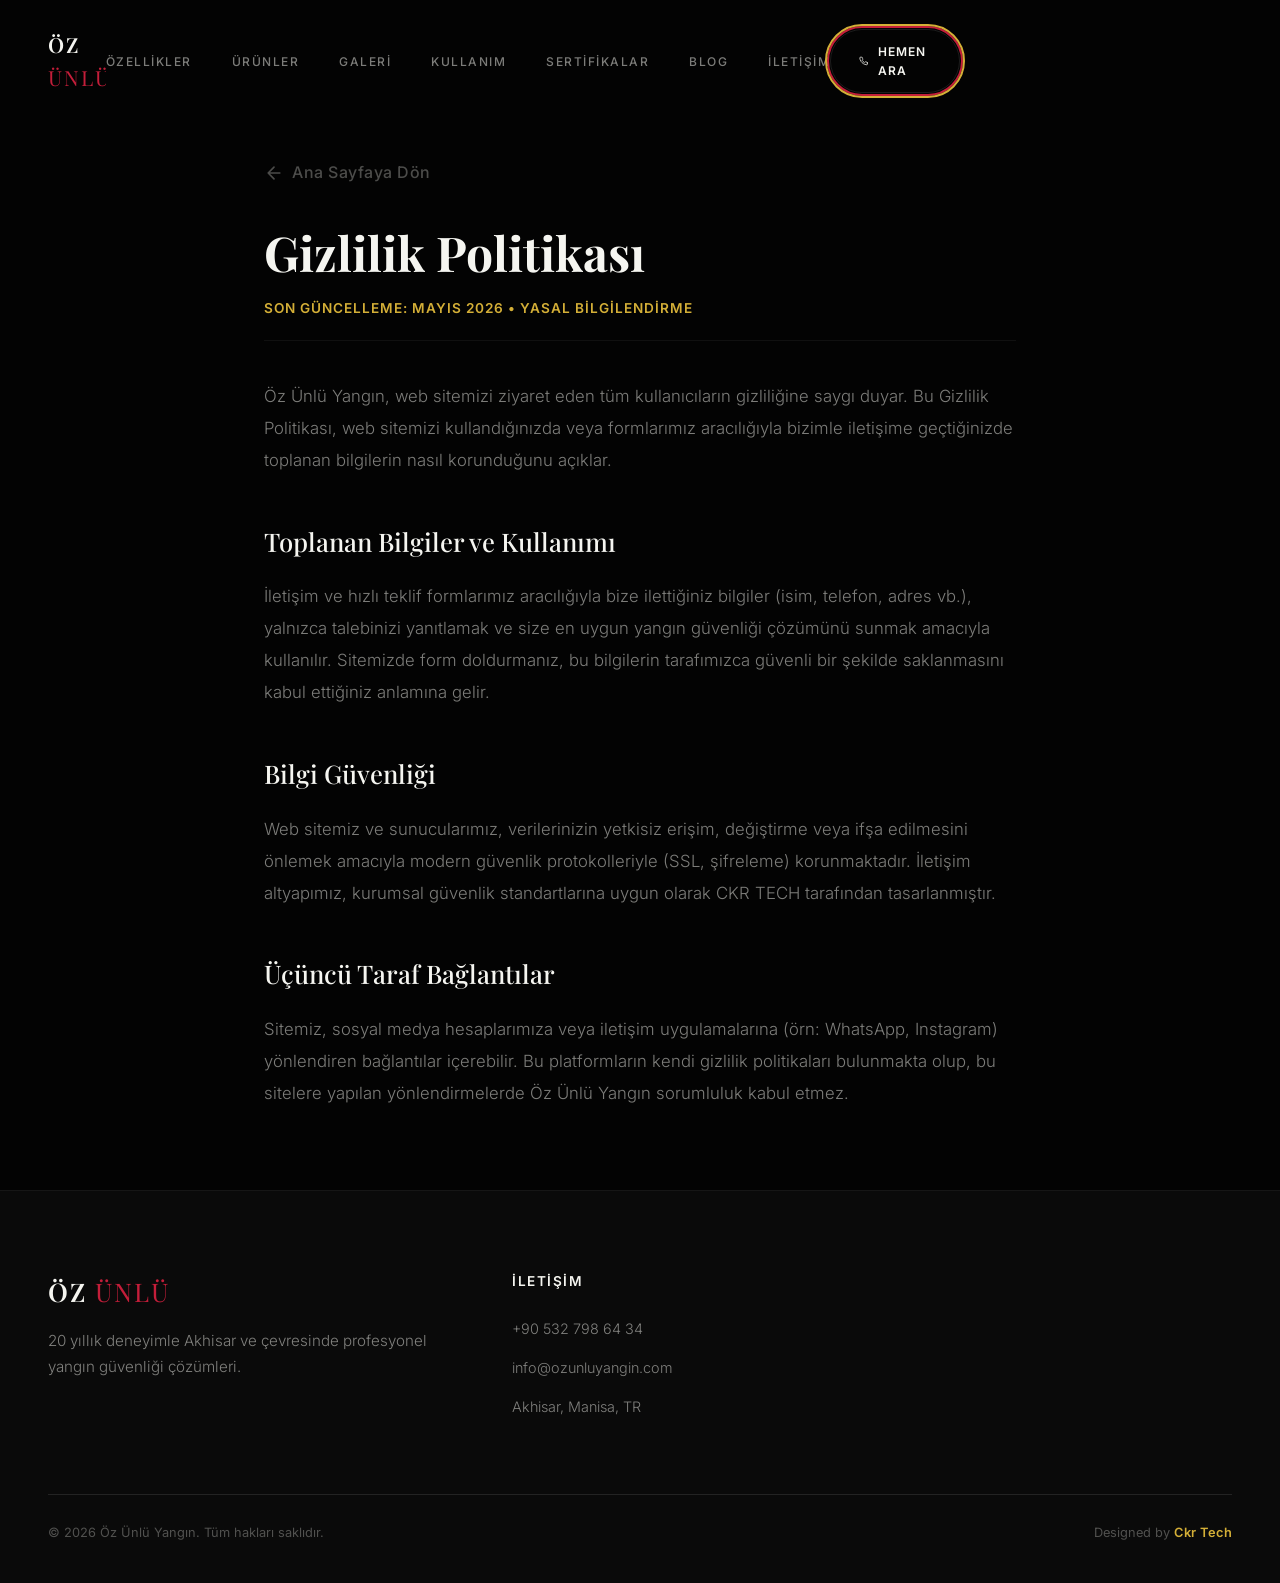
<file: gizlilik.html>
<!DOCTYPE html>
<html lang="tr" class="dark">
<head>
    <meta charset="UTF-8">
    <meta name="viewport" content="width=device-width, initial-scale=1.0">
    <title>KVKK Aydınlatma Metni | Öz Ünlü Yangın</title>
    
    <link rel="preconnect" href="https://fonts.googleapis.com">
    <link rel="preconnect" href="https://fonts.gstatic.com" crossorigin>
    <link href="https://fonts.googleapis.com/css2?family=Playfair+Display:ital,wght@0,400;0,500;0,600;0,700;1,400;1,500&family=Inter:wght@300;400;500;600&display=swap" rel="stylesheet">

    <link rel="stylesheet" href="css/base.css">
    <link rel="stylesheet" href="css/layout.css">
    <link rel="stylesheet" href="css/sections.css">
    
    <style>
        .article-container { max-width: 800px; margin: 160px auto 80px; padding: 0 24px; }
        .back-link { display: inline-flex; align-items: center; gap: 8px; color: var(--text-muted); text-decoration: none; margin-bottom: 40px; font-weight: 500; letter-spacing: 0.5px; transition: color 0.3s; }
        .back-link:hover { color: var(--gold); }
        .article-header h1 { font-family: var(--font-serif); font-size: clamp(2rem, 4vw, 3rem); color: var(--text); margin-bottom: 20px; line-height: 1.1; }
        .article-meta { color: var(--gold); font-size: 0.85rem; font-weight: 600; letter-spacing: 1px; text-transform: uppercase; margin-bottom: 40px; border-bottom: 1px solid var(--border); padding-bottom: 20px;}
        .article-body { color: var(--text-secondary); font-size: 1.05rem; line-height: 1.9; font-weight: 300; }
        .article-body h2 { font-family: var(--font-serif); color: var(--text); font-size: 1.6rem; margin: 40px 0 16px; font-weight: 500; }
        .article-body p, .article-body ul { margin-bottom: 20px; }
        .article-body ul { padding-left: 20px; }
        .article-body li { margin-bottom: 8px; }
        .article-body strong { color: var(--text); font-weight: 600; }
    </style>
</head>
<body class="nav-is-scrolled">

    <!-- ÜST MENÜ -->
    <nav id="navbar" class="scrolled" role="navigation">
        <a href="index.html" class="nav-logo">ÖZ <span>ÜNLÜ</span></a>
        <ul class="nav-links">
            <li><a href="index.html#features">Özellikler</a></li>
            <li><a href="index.html#products">Ürünler</a></li>
            <li><a href="index.html#gallery">Galeri</a></li>
            <li><a href="index.html#usage">Kullanım</a></li>
            <li><a href="index.html#certificates">Sertifikalar</a></li>
            <li><a href="index.html#blog">Blog</a></li>
            <li><a href="index.html#contact">İletişim</a></li>
        </ul>
        <a href="tel:+905327986434" class="nav-cta pulse-cta">
            <span class="pulse-ring"></span>
            <svg viewBox="0 0 24 24" fill="none" stroke="currentColor" stroke-width="2" stroke-linecap="round" stroke-linejoin="round"><path d="M22 16.92v3a2 2 0 01-2.18 2 19.79 19.79 0 01-8.63-3.07 19.5 19.5 0 01-6-6 19.79 19.79 0 01-3.07-8.67A2 2 0 014.11 2h3a2 2 0 012 1.72 12.84 12.84 0 00.7 2.81 2 2 0 01-.45 2.11L8.09 9.91a16 16 0 006 6l1.27-1.27a2 2 0 012.11-.45 12.84 12.84 0 002.81.7A2 2 0 0122 16.92z"/></svg>
            <span>Hemen Ara</span>
        </a>
        <button class="nav-toggle" id="menuToggle"><span></span><span></span><span></span></button>
    </nav>

    <!-- MOBİL MENÜ -->
    <div class="mobile-menu" id="mobileMenu">
        <a href="index.html#hero">Ana Sayfa</a>
        <a href="index.html#features">Özellikler</a>
        <a href="index.html#products">Ürünler</a>
        <a href="index.html#blog">Blog</a>
        <a href="index.html#contact">İletişim</a>
    </div>

    <!-- İÇERİK -->
<main class="article-container">
        <a href="index.html" class="back-link">
            <svg width="20" height="20" viewBox="0 0 24 24" fill="none" stroke="currentColor" stroke-width="2" stroke-linecap="round" stroke-linejoin="round"><path d="M19 12H5M12 19l-7-7 7-7"/></svg>
            Ana Sayfaya Dön
        </a>

        <header class="article-header">
            <h1>Gizlilik Politikası</h1>
            <div class="article-meta">Son Güncelleme: Mayıs 2026 • Yasal Bilgilendirme</div>
        </header>

        <div class="article-body">
            <p>Öz Ünlü Yangın, web sitemizi ziyaret eden tüm kullanıcıların gizliliğine saygı duyar. Bu Gizlilik Politikası, web sitemizi kullandığınızda veya formlarımız aracılığıyla bizimle iletişime geçtiğinizde toplanan bilgilerin nasıl korunduğunu açıklar.</p>

            <h2>Toplanan Bilgiler ve Kullanımı</h2>
            <p>İletişim ve hızlı teklif formlarımız aracılığıyla bize ilettiğiniz bilgiler (isim, telefon, adres vb.), yalnızca talebinizi yanıtlamak ve size en uygun yangın güvenliği çözümünü sunmak amacıyla kullanılır. Sitemizde form doldurmanız, bu bilgilerin tarafımızca güvenli bir şekilde saklanmasını kabul ettiğiniz anlamına gelir.</p>

            <h2>Bilgi Güvenliği</h2>
            <p>Web sitemiz ve sunucularımız, verilerinizin yetkisiz erişim, değiştirme veya ifşa edilmesini önlemek amacıyla modern güvenlik protokolleriyle (SSL, şifreleme) korunmaktadır. İletişim altyapımız, kurumsal güvenlik standartlarına uygun olarak CKR TECH tarafından tasarlanmıştır.</p>

            <h2>Üçüncü Taraf Bağlantılar</h2>
            <p>Sitemiz, sosyal medya hesaplarımıza veya iletişim uygulamalarına (örn: WhatsApp, Instagram) yönlendiren bağlantılar içerebilir. Bu platformların kendi gizlilik politikaları bulunmakta olup, bu sitelere yapılan yönlendirmelerde Öz Ünlü Yangın sorumluluk kabul etmez.</p>
        </div>
    </main>

    <!-- FOOTER -->
    <footer class="lux-footer">
        <div class="lux-container">
            <div class="footer-grid">
                <div class="footer-brand">
                    <a href="index.html" class="footer-logo">ÖZ <span>ÜNLÜ</span></a>
                    <p>20 yıllık deneyimle Akhisar ve çevresinde profesyonel yangın güvenliği çözümleri.</p>
                </div>
                <div class="footer-contact">
                    <h4>İletişim</h4>
                    <p><a href="tel:+905327986434">+90 532 798 64 34</a></p>
                    <p><a href="mailto:info@ozunluyangin.com">info@ozunluyangin.com</a></p>
                    <p>Akhisar, Manisa, TR</p>
                </div>
            </div>
            <div class="footer-bottom">
                <p>© 2026 Öz Ünlü Yangın. Tüm hakları saklıdır.</p>
                <p class="footer-credit">Designed by <span>Ckr Tech</span></p>
            </div>
        </div>
    </footer>

    <script src="js/main.js"></script>
</body>
</html>
</file>
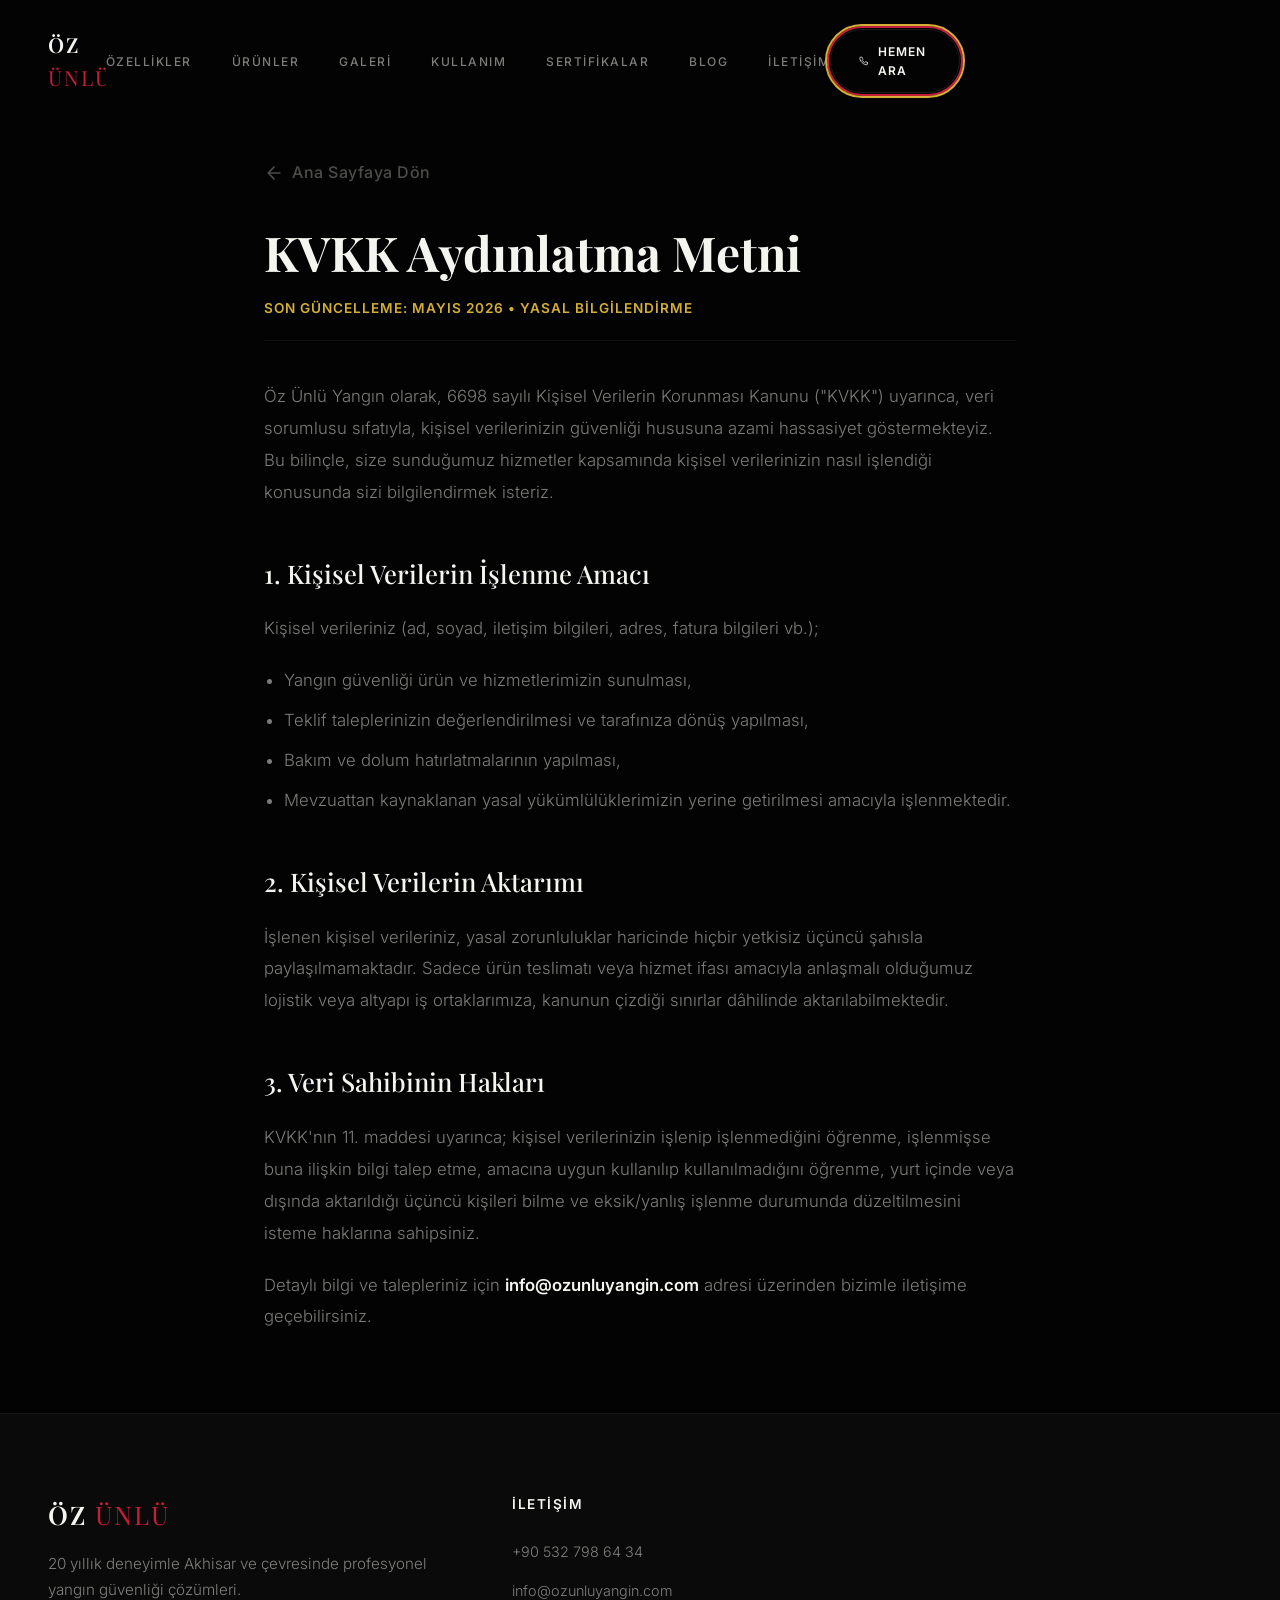
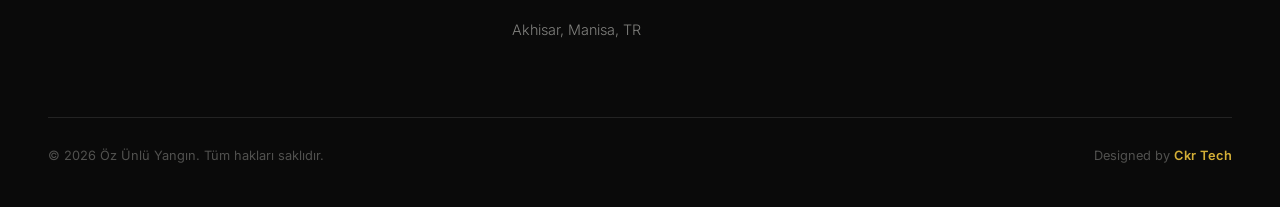
<file: kvkk.html>
<!DOCTYPE html>
<html lang="tr" class="dark">
<head>
    <meta charset="UTF-8">
    <meta name="viewport" content="width=device-width, initial-scale=1.0">
    <title>KVKK Aydınlatma Metni | Öz Ünlü Yangın</title>
    
    <link rel="preconnect" href="https://fonts.googleapis.com">
    <link rel="preconnect" href="https://fonts.gstatic.com" crossorigin>
    <link href="https://fonts.googleapis.com/css2?family=Playfair+Display:ital,wght@0,400;0,500;0,600;0,700;1,400;1,500&family=Inter:wght@300;400;500;600&display=swap" rel="stylesheet">

    <link rel="stylesheet" href="css/base.css">
    <link rel="stylesheet" href="css/layout.css">
    <link rel="stylesheet" href="css/sections.css">
    
    <style>
        .article-container { max-width: 800px; margin: 160px auto 80px; padding: 0 24px; }
        .back-link { display: inline-flex; align-items: center; gap: 8px; color: var(--text-muted); text-decoration: none; margin-bottom: 40px; font-weight: 500; letter-spacing: 0.5px; transition: color 0.3s; }
        .back-link:hover { color: var(--gold); }
        .article-header h1 { font-family: var(--font-serif); font-size: clamp(2rem, 4vw, 3rem); color: var(--text); margin-bottom: 20px; line-height: 1.1; }
        .article-meta { color: var(--gold); font-size: 0.85rem; font-weight: 600; letter-spacing: 1px; text-transform: uppercase; margin-bottom: 40px; border-bottom: 1px solid var(--border); padding-bottom: 20px;}
        .article-body { color: var(--text-secondary); font-size: 1.05rem; line-height: 1.9; font-weight: 300; }
        .article-body h2 { font-family: var(--font-serif); color: var(--text); font-size: 1.6rem; margin: 40px 0 16px; font-weight: 500; }
        .article-body p, .article-body ul { margin-bottom: 20px; }
        .article-body ul { padding-left: 20px; }
        .article-body li { margin-bottom: 8px; }
        .article-body strong { color: var(--text); font-weight: 600; }
    </style>
</head>
<body class="nav-is-scrolled">

    <!-- ÜST MENÜ -->
    <nav id="navbar" class="scrolled" role="navigation">
        <a href="index.html" class="nav-logo">ÖZ <span>ÜNLÜ</span></a>
        <ul class="nav-links">
            <li><a href="index.html#features">Özellikler</a></li>
            <li><a href="index.html#products">Ürünler</a></li>
            <li><a href="index.html#gallery">Galeri</a></li>
            <li><a href="index.html#usage">Kullanım</a></li>
            <li><a href="index.html#certificates">Sertifikalar</a></li>
            <li><a href="index.html#blog">Blog</a></li>
            <li><a href="index.html#contact">İletişim</a></li>
        </ul>
        <a href="tel:+905327986434" class="nav-cta pulse-cta">
            <span class="pulse-ring"></span>
            <svg viewBox="0 0 24 24" fill="none" stroke="currentColor" stroke-width="2" stroke-linecap="round" stroke-linejoin="round"><path d="M22 16.92v3a2 2 0 01-2.18 2 19.79 19.79 0 01-8.63-3.07 19.5 19.5 0 01-6-6 19.79 19.79 0 01-3.07-8.67A2 2 0 014.11 2h3a2 2 0 012 1.72 12.84 12.84 0 00.7 2.81 2 2 0 01-.45 2.11L8.09 9.91a16 16 0 006 6l1.27-1.27a2 2 0 012.11-.45 12.84 12.84 0 002.81.7A2 2 0 0122 16.92z"/></svg>
            <span>Hemen Ara</span>
        </a>
        <button class="nav-toggle" id="menuToggle"><span></span><span></span><span></span></button>
    </nav>

    <!-- MOBİL MENÜ -->
    <div class="mobile-menu" id="mobileMenu">
        <a href="index.html#hero">Ana Sayfa</a>
        <a href="index.html#features">Özellikler</a>
        <a href="index.html#products">Ürünler</a>
        <a href="index.html#blog">Blog</a>
        <a href="index.html#contact">İletişim</a>
    </div>

    <!-- İÇERİK -->
    <main class="article-container">
        <a href="index.html" class="back-link">
            <svg width="20" height="20" viewBox="0 0 24 24" fill="none" stroke="currentColor" stroke-width="2" stroke-linecap="round" stroke-linejoin="round"><path d="M19 12H5M12 19l-7-7 7-7"/></svg>
            Ana Sayfaya Dön
        </a>

        <header class="article-header">
            <h1>KVKK Aydınlatma Metni</h1>
            <div class="article-meta">Son Güncelleme: Mayıs 2026 • Yasal Bilgilendirme</div>
        </header>

        <div class="article-body">
            <p>Öz Ünlü Yangın olarak, 6698 sayılı Kişisel Verilerin Korunması Kanunu ("KVKK") uyarınca, veri sorumlusu sıfatıyla, kişisel verilerinizin güvenliği hususuna azami hassasiyet göstermekteyiz. Bu bilinçle, size sunduğumuz hizmetler kapsamında kişisel verilerinizin nasıl işlendiği konusunda sizi bilgilendirmek isteriz.</p>

            <h2>1. Kişisel Verilerin İşlenme Amacı</h2>
            <p>Kişisel verileriniz (ad, soyad, iletişim bilgileri, adres, fatura bilgileri vb.);</p>
            <ul>
                <li>Yangın güvenliği ürün ve hizmetlerimizin sunulması,</li>
                <li>Teklif taleplerinizin değerlendirilmesi ve tarafınıza dönüş yapılması,</li>
                <li>Bakım ve dolum hatırlatmalarının yapılması,</li>
                <li>Mevzuattan kaynaklanan yasal yükümlülüklerimizin yerine getirilmesi amacıyla işlenmektedir.</li>
            </ul>

            <h2>2. Kişisel Verilerin Aktarımı</h2>
            <p>İşlenen kişisel verileriniz, yasal zorunluluklar haricinde hiçbir yetkisiz üçüncü şahısla paylaşılmamaktadır. Sadece ürün teslimatı veya hizmet ifası amacıyla anlaşmalı olduğumuz lojistik veya altyapı iş ortaklarımıza, kanunun çizdiği sınırlar dâhilinde aktarılabilmektedir.</p>

            <h2>3. Veri Sahibinin Hakları</h2>
            <p>KVKK'nın 11. maddesi uyarınca; kişisel verilerinizin işlenip işlenmediğini öğrenme, işlenmişse buna ilişkin bilgi talep etme, amacına uygun kullanılıp kullanılmadığını öğrenme, yurt içinde veya dışında aktarıldığı üçüncü kişileri bilme ve eksik/yanlış işlenme durumunda düzeltilmesini isteme haklarına sahipsiniz.</p>
            
            <p>Detaylı bilgi ve talepleriniz için <strong>info@ozunluyangin.com</strong> adresi üzerinden bizimle iletişime geçebilirsiniz.</p>
        </div>
    </main>

    <!-- FOOTER -->
    <footer class="lux-footer">
        <div class="lux-container">
            <div class="footer-grid">
                <div class="footer-brand">
                    <a href="index.html" class="footer-logo">ÖZ <span>ÜNLÜ</span></a>
                    <p>20 yıllık deneyimle Akhisar ve çevresinde profesyonel yangın güvenliği çözümleri.</p>
                </div>
                <div class="footer-contact">
                    <h4>İletişim</h4>
                    <p><a href="tel:+905327986434">+90 532 798 64 34</a></p>
                    <p><a href="mailto:info@ozunluyangin.com">info@ozunluyangin.com</a></p>
                    <p>Akhisar, Manisa, TR</p>
                </div>
            </div>
            <div class="footer-bottom">
                <p>© 2026 Öz Ünlü Yangın. Tüm hakları saklıdır.</p>
                <p class="footer-credit">Designed by <span>Ckr Tech</span></p>
            </div>
        </div>
    </footer>

    <script src="js/main.js"></script>
</body>
</html>
</file>
<file: css/base.css>
/* ═══════════════════════════════════════
   BASE.CSS — Reset, Değişkenler, Genel
   Öz Ünlü Yangın | Ckr Tech
═══════════════════════════════════════ */

:root {
    /* Renkler — Dark Mode (Default) */
    --bg:             #030303;
    --bg-elevated:    #0a0a0a;
    --bg-surface:     #111111;
    --bg-card:        #161616;
    --border:         rgba(255,255,255,0.05);
    --border-light:   rgba(255,255,255,0.10);
    --text:           #f5f5f0;
    --text-secondary: rgba(245,245,240,0.50);
    --text-muted:     rgba(245,245,240,0.30);
    --accent:         #9B2335;
    --accent-light:   #C41E3A;
    --accent-glow:    rgba(155,35,53,0.25);
    --gold:           #D4AF37;
    --gold-dim:       rgba(212,175,55,0.15);

    /* Tipografi */
    --font-serif: 'Playfair Display', Georgia, serif;
    --font-sans:  'Inter', system-ui, sans-serif;

    /* Easing */
    --ease-out-expo: cubic-bezier(0.16, 1, 0.3, 1);
    --ease-smooth:   cubic-bezier(0.4, 0, 0.2, 1);
}

/* Light Mode */
[data-theme="light"] {
    --bg:             #f8f6f1;
    --bg-elevated:    #ffffff;
    --bg-surface:     #f0ede8;
    --bg-card:        #ffffff;
    --border:         rgba(0,0,0,0.06);
    --border-light:   rgba(0,0,0,0.12);
    --text:           #1a1a1a;
    --text-secondary: rgba(26,26,26,0.55);
    --text-muted:     rgba(26,26,26,0.35);
    --accent:         #9B2335;
    --accent-light:   #C41E3A;
    --accent-glow:    rgba(155,35,53,0.15);
    --gold:           #B8960C;
    --gold-dim:       rgba(184,150,12,0.12);
}

/* ─── RESET ─── */
*, *::before, *::after {
    margin: 0;
    padding: 0;
    box-sizing: border-box;
}

html {
    scroll-behavior: smooth;
    -webkit-font-smoothing: antialiased;
    -moz-osx-font-smoothing: grayscale;
}

body {
    font-family: var(--font-sans);
    background: var(--bg);
    color: var(--text);
    overflow-x: hidden;
    line-height: 1.6;
    cursor: default;
}

a { text-decoration: none; color: inherit; }
img { display: block; max-width: 100%; }
button { cursor: pointer; font-family: inherit; }

/* ─── SCROLLBAR ─── */
::selection         { background: var(--accent); color: #fff; }
::-webkit-scrollbar { width: 4px; }
::-webkit-scrollbar-track { background: var(--bg); }
::-webkit-scrollbar-thumb { background: #333; border-radius: 2px; }

/* ─── YARDIMCI SINIFLAR ─── */
.lux-container {
    max-width: 1200px;
    margin: 0 auto;
}

section.lux-section {
    padding: 140px 48px;
    position: relative;
}

.section-header {
    margin-bottom: 80px;
    position: relative;
}
.section-header.center { text-align: center; }

.section-eyebrow {
    font-size: 0.7rem;
    font-weight: 600;
    letter-spacing: 4px;
    text-transform: uppercase;
    color: var(--gold);
    margin-bottom: 20px;
    display: inline-block;
}
.section-eyebrow::before {
    content: '';
    display: inline-block;
    width: 30px;
    height: 1px;
    background: var(--gold);
    vertical-align: middle;
    margin-right: 12px;
    opacity: 0.6;
}

.section-title {
    font-family: var(--font-serif);
    font-size: clamp(2rem, 4vw, 3.5rem);
    font-weight: 500;
    line-height: 1.1;
    letter-spacing: -0.5px;
    margin-bottom: 20px;
    color: var(--text);
}
.section-title em {
    font-style: italic;
    color: var(--accent-light);
}

.section-desc {
    font-size: 1.1rem;
    color: var(--text-secondary);
    font-weight: 300;
    max-width: 500px;
    line-height: 1.8;
}
.section-header.center .section-desc { margin: 0 auto; }

/* ─── BUTONLAR ─── */
.btn-lux {
    display: inline-flex;
    align-items: center;
    gap: 12px;
    padding: 16px 36px;
    background: var(--text);
    color: var(--bg);
    border-radius: 100px;
    font-size: 0.8rem;
    font-weight: 600;
    letter-spacing: 1px;
    text-transform: uppercase;
    transition: all 0.4s var(--ease-out-expo);
    border: 1px solid var(--text);
}
.btn-lux:hover {
    background: transparent;
    color: var(--text);
    transform: translateY(-3px);
    box-shadow: 0 20px 40px rgba(255,255,255,0.08);
}

.btn-lux-ghost {
    display: inline-flex;
    align-items: center;
    gap: 12px;
    padding: 16px 32px;
    border: 1px solid var(--border-light);
    border-radius: 100px;
    font-size: 0.8rem;
    font-weight: 500;
    letter-spacing: 1px;
    text-transform: uppercase;
    color: var(--text-secondary);
    transition: all 0.4s var(--ease-out-expo);
    background: rgba(255,255,255,0.02);
}
.btn-lux-ghost:hover {
    border-color: var(--gold);
    color: var(--gold);
    background: var(--gold-dim);
    transform: translateY(-3px);
}

/* ─── ANİMASYONLAR ─── */
@keyframes fadeUp {
    to { opacity: 1; transform: translateY(0); }
}
@keyframes scaleIn {
    to { opacity: 1; transform: scale(1); }
}
@keyframes rotate {
    to { transform: rotate(360deg); }
}
@keyframes float {
    0%, 100% { transform: translateY(0); }
    50%       { transform: translateY(-10px); }
}
@keyframes scrollDrop {
    0%   { top: -100%; }
    100% { top: 100%; }
}
@keyframes loaderFadeIn {
    from { opacity: 0; transform: translateY(20px); }
    to   { opacity: 1; transform: translateY(0); }
}
@keyframes loaderLine {
    0%, 100% { opacity: 0.3; width: 40px; }
    50%      { opacity: 1;   width: 80px; }
}
@keyframes dotPulse {
    0%, 100% { opacity: 1; }
    50%      { opacity: 0.3; }
}
/* ─── PULSE ANIMASYONU ─── */
@keyframes pulse-ring {
    0%   { transform: scale(1);   opacity: 0.6; }
    100% { transform: scale(2.5); opacity: 0; }
}
@keyframes pulse-ring-gold {
    0%   { transform: scale(1);   opacity: 0.5; box-shadow: 0 0 0 0 rgba(212,175,55,0.4); }
    100% { transform: scale(2.2); opacity: 0;   box-shadow: 0 0 0 12px rgba(212,175,55,0); }
}

/* ─── TEMA İKON DÖNÜŞÜMÜ ─── */
@keyframes rotate-in {
    from { transform: rotate(-90deg) scale(0.5); opacity: 0; }
    to   { transform: rotate(0deg)   scale(1);   opacity: 1; }
}
@keyframes rotate-out {
    from { transform: rotate(0deg)   scale(1);   opacity: 1; }
    to   { transform: rotate(90deg)  scale(0.5); opacity: 0; }
}
</file>
<file: css/layout.css>
/* ═══════════════════════════════════════
   LAYOUT.CSS — Loader, Nav, Bottom Bar
   Öz Ünlü Yangın | Ckr Tech
═══════════════════════════════════════ */

/* ─── LOADING SCREEN ─── */
#loader {
    position: fixed;
    inset: 0;
    z-index: 10000;
    background: var(--bg);
    display: flex;
    flex-direction: column;
    align-items: center;
    justify-content: center;
    transition: transform 1.2s var(--ease-out-expo),
                opacity 0.8s ease 0.3s;
}
#loader.done {
    transform: translateY(-100%);
    opacity: 0;
    pointer-events: none;
}
.loader-content {
    text-align: center;
    animation: loaderFadeIn 1s ease-out both;
}
.loader-brand {
    font-family: var(--font-serif);
    font-size: clamp(2rem, 5vw, 3.5rem);
    font-weight: 500;
    letter-spacing: 4px;
    color: var(--text);
    line-height: 1;
    margin-bottom: 12px;
}
.loader-brand span { color: var(--gold); font-style: italic; font-weight: 400; }
.loader-line {
    width: 60px;
    height: 1px;
    background: linear-gradient(90deg, transparent, var(--accent-light), transparent);
    margin: 20px auto;
    animation: loaderLine 1.5s ease-in-out infinite;
}
.loader-credit {
    font-size: 0.65rem;
    font-weight: 500;
    letter-spacing: 4px;
    text-transform: uppercase;
    color: var(--text-muted);
}
/* ─── DİL GEÇİŞİ ─── */
.lang-switcher {
    position: fixed;
    top: 28px; right: 140px;
    z-index: 201;
    display: flex;
    align-items: center;
    gap: 8px;
    background: rgba(255,255,255,0.03);
    border: 1px solid var(--border);
    border-radius: 100px;
    padding: 4px;
    backdrop-filter: blur(20px);
    transition: all 0.4s var(--ease-smooth);
}
.lang-switcher:hover { border-color: var(--border-light); }
.lang-btn {
    background: transparent;
    border: none;
    color: var(--text-muted);
    font-size: 0.65rem;
    font-weight: 700;
    letter-spacing: 1px;
    padding: 6px 12px;
    border-radius: 100px;
    cursor: pointer;
    transition: all 0.3s var(--ease-smooth);
    font-family: var(--font-sans);
}
.lang-btn:hover { color: var(--text); }
.lang-btn.active {
    background: var(--text);
    color: var(--bg);
}
.lang-divider {
    width: 1px;
    height: 14px;
    background: var(--border-light);
}

/* ─── TEMA GEÇİŞİ ─── */
.theme-toggle {
    position: fixed;
    top: 28px; right: 88px;
    z-index: 201;
    width: 40px; height: 40px;
    border-radius: 50%;
    background: rgba(255,255,255,0.03);
    border: 1px solid var(--border);
    display: flex;
    align-items: center;
    justify-content: center;
    cursor: pointer;
    color: var(--text-secondary);
    transition: all 0.4s var(--ease-smooth);
    backdrop-filter: blur(20px);
}
.theme-toggle:hover {
    border-color: var(--gold);
    color: var(--gold);
    background: var(--gold-dim);
}
.theme-toggle svg {
    width: 18px; height: 18px;
    position: absolute;
    transition: all 0.4s var(--ease-out-expo);
}
.theme-icon-sun { opacity: 0; transform: rotate(-90deg) scale(0.5); }
.theme-icon-moon { opacity: 1; transform: rotate(0deg) scale(1); }

[data-theme="light"] .theme-icon-sun { opacity: 1; transform: rotate(0deg) scale(1); }
[data-theme="light"] .theme-icon-moon { opacity: 0; transform: rotate(90deg) scale(0.5); }

/* Scroll durumunda dil/tema butonları */
body.nav-is-scrolled .lang-switcher,
body.nav-is-scrolled .theme-toggle {
    top: 16px;
}
/* ─── DİL GEÇİŞİ ─── */
.lang-switcher {
    position: fixed;
    top: 28px; right: 140px;
    z-index: 201;
    display: flex;
    align-items: center;
    gap: 8px;
    background: rgba(255,255,255,0.03);
    border: 1px solid var(--border);
    border-radius: 100px;
    padding: 4px;
    backdrop-filter: blur(20px);
    transition: all 0.4s var(--ease-smooth);
}
.lang-switcher:hover { border-color: var(--border-light); }
.lang-btn {
    background: transparent;
    border: none;
    color: var(--text-muted);
    font-size: 0.65rem;
    font-weight: 700;
    letter-spacing: 1px;
    padding: 6px 12px;
    border-radius: 100px;
    cursor: pointer;
    transition: all 0.3s var(--ease-smooth);
    font-family: var(--font-sans);
}
.lang-btn:hover { color: var(--text); }
.lang-btn.active {
    background: var(--text);
    color: var(--bg);
}
.lang-divider {
    width: 1px;
    height: 14px;
    background: var(--border-light);
}

/* ─── TEMA GEÇİŞİ ─── */
.theme-toggle {
    position: fixed;
    top: 28px; right: 88px;
    z-index: 201;
    width: 40px; height: 40px;
    border-radius: 50%;
    background: rgba(255,255,255,0.03);
    border: 1px solid var(--border);
    display: flex;
    align-items: center;
    justify-content: center;
    cursor: pointer;
    color: var(--text-secondary);
    transition: all 0.4s var(--ease-smooth);
    backdrop-filter: blur(20px);
}
.theme-toggle:hover {
    border-color: var(--gold);
    color: var(--gold);
    background: var(--gold-dim);
}
.theme-toggle svg {
    width: 18px; height: 18px;
    position: absolute;
    transition: all 0.4s var(--ease-out-expo);
}
.theme-icon-sun { opacity: 0; transform: rotate(-90deg) scale(0.5); }
.theme-icon-moon { opacity: 1; transform: rotate(0deg) scale(1); }

[data-theme="light"] .theme-icon-sun { opacity: 1; transform: rotate(0deg) scale(1); }
[data-theme="light"] .theme-icon-moon { opacity: 0; transform: rotate(90deg) scale(0.5); }

/* Scroll durumunda dil/tema butonları */
nav.scrolled ~ .lang-switcher,
nav.scrolled ~ .theme-toggle {
    top: 16px;
}
/* ─── NAVİGASYON ─── */
/* layout.css içindeki nav ve nav.scrolled sınıflarını böyle güncelleyin */
nav {
    position: fixed;
    inset: 0 0 auto 0;
    z-index: 200;
    /* Sağ taraftaki boşluğu 280px yaparak butonu sola ittik */
    padding: 28px 320px 28px 48px; 
    display: flex;
    align-items: center;
    justify-content: space-between;
    transition: all 0.5s var(--ease-smooth);
    border-bottom: 1px solid transparent;
}

nav.scrolled {
    /* Kaydırma durumunda da aynı 280px sağ boşluğu koruyoruz */
    padding: 16px 280px 16px 48px; 
    background: rgba(3,3,3,0.85);
    backdrop-filter: blur(30px) saturate(1.2);
    -webkit-backdrop-filter: blur(30px) saturate(1.2);
    border-color: var(--border);
}

.nav-logo {
    font-family: var(--font-serif);
    font-size: 1.3rem;
    font-weight: 600;
    letter-spacing: 2px;
    color: var(--text);
    position: relative;
    overflow: hidden;
}
.nav-logo::after {
    content: '';
    position: absolute;
    bottom: -2px; left: 0;
    width: 100%; height: 1px;
    background: var(--gold);
    transform: scaleX(0);
    transform-origin: right;
    transition: transform 0.5s var(--ease-out-expo);
}
.nav-logo:hover::after { transform: scaleX(1); transform-origin: left; }
.nav-logo span { color: var(--accent-light); font-weight: 400; }

.nav-links {
    display: flex;
    gap: 40px;
    list-style: none;
}
.nav-links a {
    font-size: 0.75rem;
    font-weight: 500;
    color: var(--text-secondary);
    letter-spacing: 1.5px;
    text-transform: uppercase;
    transition: color 0.3s;
    position: relative;
    padding: 4px 0;
}
.nav-links a::before {
    content: '';
    position: absolute;
    bottom: 0; left: 0;
    width: 0; height: 1px;
    background: var(--gold);
    transition: width 0.4s var(--ease-out-expo);
}
.nav-links a:hover            { color: var(--text); }
.nav-links a:hover::before    { width: 100%; }

.nav-cta {
    display: inline-flex;
    align-items: center;
    gap: 10px;
    padding: 12px 28px;
    border: 1px solid var(--border-light);
    border-radius: 100px;
    font-size: 0.75rem;
    font-weight: 600;
    letter-spacing: 1px;
    text-transform: uppercase;
    color: var(--text);
    transition: all 0.4s var(--ease-smooth);
    position: relative;
    overflow: hidden;
}
/* ─── PULSE CTA ─── */
.pulse-cta {
    position: relative;
    overflow: visible;
}
.pulse-ring {
    position: absolute;
    inset: -4px;
    border-radius: 100px;
    border: 2px solid var(--accent-light);
    animation: pulse-ring 2s ease-out infinite;
    pointer-events: none;
}
.pulse-ring::before {
    content: '';
    position: absolute;
    inset: -4px;
    border-radius: 100px;
    border: 2px solid var(--gold);
    animation: pulse-ring-gold 2s ease-out 0.5s infinite;
    pointer-events: none;
}
.nav-cta::before {
    content: '';
    position: absolute;
    inset: 0;
    background: var(--accent);
    transform: scaleX(0);
    transform-origin: right;
    transition: transform 0.5s var(--ease-out-expo);
    z-index: -1;
    border-radius: 100px;
}
.nav-cta:hover { border-color: var(--accent); color: #fff; }
.nav-cta:hover::before { transform: scaleX(1); transform-origin: left; }
.nav-cta svg { width: 14px; height: 14px; }

/* ─── HAMBURGER TOGGLE ─── */
.nav-toggle {
    display: none;
    width: 48px; height: 48px;
    background: transparent;
    border: 1px solid var(--border);
    border-radius: 50%;
    cursor: pointer;
    flex-direction: column;
    align-items: center;
    justify-content: center;
    gap: 5px;
    transition: all 0.3s;
}
.nav-toggle:hover { border-color: var(--border-light); background: var(--bg-surface); }
.nav-toggle span {
    display: block;
    width: 18px; height: 1.5px;
    background: var(--text);
    border-radius: 2px;
    transition: all 0.4s var(--ease-out-expo);
}
.nav-toggle.open span:nth-child(1) { transform: translateY(6.5px)  rotate(45deg); }
.nav-toggle.open span:nth-child(2) { opacity: 0; transform: scaleX(0); }
.nav-toggle.open span:nth-child(3) { transform: translateY(-6.5px) rotate(-45deg); }

/* ─── MOBİL MENÜ ─── */
.mobile-menu {
    position: fixed;
    inset: 0;
    background: rgba(3,3,3,0.98);
    backdrop-filter: blur(40px);
    z-index: 199;
    display: flex;
    flex-direction: column;
    align-items: center;
    justify-content: center;
    gap: 12px;
    opacity: 0;
    pointer-events: none;
    transition: opacity 0.6s var(--ease-smooth);
}
.mobile-menu.open { opacity: 1; pointer-events: all; }
.mobile-menu a {
    font-family: var(--font-serif);
    font-size: 2.5rem;
    color: var(--text-secondary);
    padding: 12px 32px;
    transition: color 0.3s, letter-spacing 0.4s;
    letter-spacing: 1px;
}
.mobile-menu a:hover { color: var(--text); letter-spacing: 3px; }

.mobile-divider {
    width: 1px; height: 40px;
    background: linear-gradient(to bottom, transparent, var(--border-light), transparent);
    margin: 16px 0;
}
.mobile-contact-row { display: flex; gap: 16px; margin-top: 16px; }
.mob-icon-btn {
    width: 52px; height: 52px;
    border-radius: 50%;
    display: flex;
    align-items: center;
    justify-content: center;
    border: 1px solid var(--border);
    transition: all 0.4s var(--ease-smooth);
    color: var(--text-secondary);
}
.mob-icon-btn:hover {
    border-color: var(--gold);
    color: var(--gold);
    transform: translateY(-3px);
    background: var(--gold-dim);
}
.mob-icon-btn svg { width: 20px; height: 20px; }
/* ─── PULSE CTA ─── */
.pulse-cta {
    position: relative;
    overflow: visible;
}
.pulse-ring {
    position: absolute;
    inset: -4px;
    border-radius: 100px;
    border: 2px solid var(--accent-light);
    animation: pulse-ring 2s ease-out infinite;
    pointer-events: none;
}
.pulse-ring::before {
    content: '';
    position: absolute;
    inset: -4px;
    border-radius: 100px;
    border: 2px solid var(--gold);
    animation: pulse-ring-gold 2s ease-out 0.5s infinite;
    pointer-events: none;
}
/* ─── RESPONSIVE ─── */
@media (max-width: 768px) {
    nav                          { padding: 20px 24px; }
    nav.scrolled                 { padding: 14px 24px; }
    .nav-links, .nav-cta         { display: none; }
    .nav-toggle                  { display: flex; }
    .lux-bb-inner                { justify-content: space-between; }
}
/* ═══════════════════════════════════════
   FOOTER (ALT BİLGİ)
═══════════════════════════════════════ */
.lux-footer {
    background: var(--bg-elevated);
    border-top: 1px solid var(--border);
    padding: 80px 48px 40px;
    position: relative;
    z-index: 10;
}
.footer-grid {
    display: grid;
    grid-template-columns: 2fr 1fr 1fr 1fr;
    gap: 48px;
    margin-bottom: 60px;
}
.footer-brand .footer-logo {
    font-family: var(--font-serif);
    font-size: 1.6rem;
    font-weight: 600;
    color: var(--text);
    display: inline-block;
    margin-bottom: 16px;
    letter-spacing: 2px;
}
.footer-brand .footer-logo span { color: var(--accent-light); font-weight: 400;}
.footer-brand p { 
    color: var(--text-secondary); 
    font-size: 0.95rem; 
    line-height: 1.7; 
    font-weight: 300;
}
.footer-links h4, .footer-contact h4 {
    font-size: 0.85rem;
    color: var(--text);
    margin-bottom: 24px;
    text-transform: uppercase;
    letter-spacing: 1.5px;
    font-weight: 600;
}
.footer-links ul { list-style: none; }
.footer-links li { margin-bottom: 12px; }
.footer-links a, .footer-contact p {
    color: var(--text-secondary);
    font-size: 0.9rem;
    transition: color 0.3s;
    font-weight: 300;
}
.footer-links a:hover { color: var(--gold); }
.footer-contact p a { transition: color 0.3s; }
.footer-contact p a:hover { color: var(--gold); }
.footer-contact p { margin-bottom: 16px; }

.footer-bottom {
    border-top: 1px solid var(--border-light);
    padding-top: 28px;
    display: flex;
    justify-content: space-between;
    font-size: 0.8rem;
    color: var(--text-muted);
}
.footer-credit span { color: var(--gold); font-weight: 600; letter-spacing: 0.5px;}

@media (max-width: 1024px) {
    .footer-grid { grid-template-columns: 1fr 1fr; }
}
@media (max-width: 768px) {
    .lux-footer { padding: 60px 24px 30px; margin-bottom: 60px; /* Mobil alt bar için alan */ }
    .footer-grid { grid-template-columns: 1fr; gap: 40px; }
    .footer-bottom { flex-direction: column; gap: 16px; text-align: center; }
}

/* ═══════════════════════════════════════
   BOTTOM BAR (MOBİL SABİT BUTONLAR)
═══════════════════════════════════════ */
.lux-bottom-bar {
    position: fixed;
    bottom: 0; left: 0; right: 0;
    background: rgba(10, 10, 10, 0.95);
    backdrop-filter: blur(20px);
    -webkit-backdrop-filter: blur(20px);
    border-top: 1px solid var(--border-light);
    display: flex;
    z-index: 100;
    transform: translateY(100%);
    transition: transform 0.5s var(--ease-out-expo);
}
.lux-bottom-bar.show { transform: translateY(0); }
.lux-bb-btn {
    flex: 1;
    display: flex;
    align-items: center;
    justify-content: center;
    gap: 10px;
    padding: 18px;
    font-size: 0.85rem;
    font-weight: 600;
    color: var(--text);
    text-transform: uppercase;
    transition: background 0.3s;
    letter-spacing: 0.5px;
}
.lux-bb-btn:not(:last-child) { border-right: 1px solid var(--border-light); }
.lux-bb-btn svg { width: 20px; height: 20px; }
.lux-bb-btn.call:hover { background: var(--accent-glow); color: var(--accent-light); }
.lux-bb-btn.whatsapp:hover { background: rgba(37,211,102,0.1); color: #25d366; }

/* Masaüstünde bottom bar görünmemesi için kural */
@media (min-width: 769px) {
    .lux-bottom-bar { display: none; }
}

/* ═══════════════════════════════════════
   COOKIE BANNER (ÇEREZ VE KVKK)
═══════════════════════════════════════ */
.cookie-banner {
    position: fixed;
    bottom: 24px; left: 24px;
    max-width: 450px;
    z-index: 9999;
    opacity: 0;
    pointer-events: none;
    transform: translateY(20px);
    transition: all 0.6s var(--ease-out-expo);
}
.cookie-banner.show {
    opacity: 1;
    pointer-events: auto;
    transform: translateY(0);
}
.cookie-content {
    background: var(--bg-card);
    border: 1px solid var(--border-light);
    padding: 24px;
    border-radius: 24px;
    box-shadow: 0 30px 60px rgba(0,0,0,0.5);
}
.cookie-text p {
    font-size: 0.85rem;
    color: var(--text-secondary);
    line-height: 1.6;
    margin-bottom: 20px;
}
.cookie-text a { color: var(--gold); font-weight: 500; text-decoration: none; transition: color 0.3s; }
.cookie-text a:hover { color: var(--accent-light); }
.cookie-actions {
    display: flex;
    gap: 12px;
}
.cookie-btn {
    flex: 1;
    padding: 12px;
    border-radius: 100px;
    font-size: 0.8rem;
    font-weight: 600;
    letter-spacing: 0.5px;
    cursor: pointer;
    transition: all 0.3s var(--ease-out-expo);
    border: none;
    font-family: var(--font-sans);
}
.cookie-btn.accept {
    background: var(--text);
    color: var(--bg);
}
.cookie-btn.accept:hover { background: var(--gold); color: var(--bg); transform: translateY(-2px); }
.cookie-btn.settings {
    background: transparent;
    border: 1px solid var(--border-light);
    color: var(--text-secondary);
}
.cookie-btn.settings:hover { border-color: var(--text); color: var(--text); transform: translateY(-2px); }

@media (max-width: 768px) {
    .cookie-banner {
        bottom: 85px; /* Mobilde WhatsApp/Telefon bottom barının üstünde durması için */
        left: 16px; right: 16px;
        max-width: 100%;
    }
}
</file>
<file: css/sections.css>
/* ═══════════════════════════════════════
   SECTIONS.CSS — Tüm Sayfa Bölümleri
   Öz Ünlü Yangın | Ckr Tech
═══════════════════════════════════════ */

/* ════════════════════════
   HERO
════════════════════════ */
.hero-full-bg {
    position: absolute;
    inset: 0;
    width: 100%;
    height: 100%;
    z-index: -2; /* İçeriklerin arkasında kalması için */
    overflow: hidden;
}

.hero-full-bg img {
    width: 100%;
    height: 100%;
    /* BU KOD HAYAT KURTARIR: Resim esnemez, sadece dışarı taşan yerleri kırpılır */
    object-fit: cover; 
    object-position: center;
    /* İsteğe bağlı: Lüks ve sinematik yavaş yakınlaşma efekti */
    animation: heroImageScale 20s linear infinite alternate; 
}

/* Görselin üzerine binen koyu renkli cam katmanı (Yazıların okunması için şart) */
.hero-overlay {
    position: absolute;
    inset: 0;
    /* Üst tarafı hafif şeffaf, alt tarafı site arka plan rengiyle kaynaşan yapı */
    background: linear-gradient(to bottom, rgba(3,3,3,0.5) 0%, rgba(3,3,3,0.95) 100%);
    z-index: 1;
}

/* Yakınlaşma Animasyonu */
@keyframes heroImageScale {
    0% { transform: scale(1); }
    100% { transform: scale(1.1); }
}

/* Hero içindeki yazıların arka planın önünde kalmasını garantilemek için */
.hero-eyebrow, .hero-title, .hero-sub, .hero-actions, .scroll-indicator {
    position: relative;
    z-index: 10;
}
/* ─── TAM EKRAN HERO ARKA PLANI VE MANTIK ─── */
.hero-full-bg {
    position: absolute;
    inset: 0;
    width: 100%;
    height: 100%;
    z-index: -2; /* Görseli yazıların arkasına atar */
    overflow: hidden;
}

.hero-full-bg .hero-img {
    width: 100%;
    height: 100%;
    /* En kritik kod: Resmi esnetmez, ekranın en-boy oranına göre fazla kenarları kırpar */
    object-fit: cover; 
    object-position: center;
    /* Lüks hissiyat katan yavaş sinematik yakınlaşma efekti */
    animation: heroImageScale 20s linear infinite alternate; 
}

/* Görselin üzerine binen koyu renkli cam katmanı (Yazıların okunması için şarttır) */
.hero-overlay {
    position: absolute;
    inset: 0;
    /* Üst tarafı hafif şeffaf, alt tarafı site arka plan rengiyle (dark mode) kaynaşan yapı */
    background: linear-gradient(to bottom, rgba(3,3,3,0.5) 0%, rgba(3,3,3,0.95) 100%);
    z-index: 1;
}

/* Yakınlaşma Animasyonu */
@keyframes heroImageScale {
    0% { transform: scale(1); }
    100% { transform: scale(1.1); }
}

/* Hero içindeki yazıların arka planın (ve overlay'in) önünde kalmasını garantilemek için */
.hero-eyebrow, .hero-title, .hero-sub, .hero-actions, .scroll-indicator {
    position: relative;
    z-index: 10;
}
.hero {
    position: relative;
    min-height: 100svh;
    display: flex;
    flex-direction: column;
    align-items: center;
    justify-content: center;
    text-align: center;
    padding: 160px 24px 120px;
    overflow: hidden;
}
.hero-bg {
    position: absolute;
    inset: 0;
    background:
        radial-gradient(ellipse 80% 60% at 50% 50%, rgba(155,35,53,0.08) 0%, transparent 60%),
        radial-gradient(ellipse 40% 40% at 80% 20%, rgba(212,175,55,0.04) 0%, transparent 50%);
    pointer-events: none;
}
.hero-noise {
    position: absolute;
    inset: 0;
    opacity: 0.4;
    background-image: url("data:image/svg+xml,%3Csvg viewBox='0 0 512 512' xmlns='http://www.w3.org/2000/svg'%3E%3Cfilter id='n'%3E%3CfeTurbulence type='fractalNoise' baseFrequency='0.8' numOctaves='4' stitchTiles='stitch'/%3E%3C/filter%3E%3Crect width='100%25' height='100%25' filter='url(%23n)' opacity='0.04'/%3E%3C/svg%3E");
    pointer-events: none;
}

.hero-eyebrow {
    display: inline-flex;
    align-items: center;
    gap: 12px;
    margin-bottom: 40px;
    opacity: 0;
    animation: fadeUp 1s var(--ease-out-expo) 1.8s forwards;
}
.hero-eyebrow-line { width: 40px; height: 1px; background: var(--gold); }
.hero-eyebrow span {
    font-size: 0.7rem;
    font-weight: 600;
    letter-spacing: 3px;
    text-transform: uppercase;
    color: var(--gold);
}

.hero-title {
    font-family: var(--font-serif);
    font-size: clamp(2.8rem, 6.5vw, 6rem);
    font-weight: 500;
    line-height: 1.05;
    letter-spacing: -1px;
    margin-bottom: 28px;
    max-width: 900px;
    opacity: 0;
    animation: fadeUp 1.2s var(--ease-out-expo) 2s forwards;
}
.hero-title em {
    font-style: italic;
    color: var(--accent-light);
    position: relative;
}
.hero-title em::after {
    content: '';
    position: absolute;
    bottom: 4px; left: 0;
    width: 100%; height: 3px;
    background: var(--accent-light);
    opacity: 0.3;
}

.hero-sub {
    font-size: clamp(1rem, 1.3vw, 1.2rem);
    color: var(--text-secondary);
    max-width: 500px;
    font-weight: 300;
    line-height: 1.8;
    margin-bottom: 52px;
    opacity: 0;
    animation: fadeUp 1s var(--ease-out-expo) 2.2s forwards;
}

.hero-visual {
    position: relative;
    width: 320px; height: 320px;
    margin-bottom: 52px;
    opacity: 0;
    animation: scaleIn 1.4s var(--ease-out-expo) 1.9s forwards;
}
.hero-visual-ring {
    position: absolute;
    inset: -30px;
    border-radius: 50%;
    border: 1px solid var(--border);
    animation: rotate 20s linear infinite;
}
.hero-visual-ring::before {
    content: '';
    position: absolute;
    inset: -2px;
    border-radius: 50%;
    border: 1px solid transparent;
    border-top-color: var(--accent-light);
    border-right-color: var(--accent-light);
    opacity: 0.5;
}
.hero-visual-inner {
    position: relative;
    width: 100%; height: 100%;
    border-radius: 32px;
    overflow: hidden;
    border: 1px solid var(--border-light);
    box-shadow: 0 40px 80px rgba(0,0,0,0.6), 0 0 0 1px rgba(255,255,255,0.03);
}
.hero-visual-inner img {
    width: 100%; height: 100%;
    object-fit: cover;
    filter: contrast(1.1) brightness(0.9) saturate(1.05);
    transition: transform 8s ease;
}
.hero-visual:hover .hero-visual-inner img { transform: scale(1.08); }
.hero-visual-inner::after {
    content: '';
    position: absolute;
    inset: 0;
    background: linear-gradient(135deg, rgba(155,35,53,0.1) 0%, transparent 50%);
    pointer-events: none;
}

.hero-float {
    position: absolute;
    background: rgba(17,17,17,0.9);
    border: 1px solid var(--border-light);
    border-radius: 16px;
    padding: 10px 18px;
    font-size: 0.8rem;
    font-weight: 500;
    backdrop-filter: blur(20px);
    white-space: nowrap;
    animation: float 5s ease-in-out infinite;
    letter-spacing: 0.5px;
}
.hero-float-1 { bottom: -12px; left: -40px; animation-delay: 0s;  color: var(--text-secondary); }
.hero-float-2 { top:    -12px; right: -40px; animation-delay: 2s;  color: var(--gold); }
.hero-float .dot {
    width: 6px; height: 6px;
    border-radius: 50%;
    background: var(--gold);
    display: inline-block;
    margin-right: 8px;
    box-shadow: 0 0 8px var(--gold);
}

.hero-actions {
    display: flex;
    gap: 16px;
    flex-wrap: wrap;
    justify-content: center;
    opacity: 0;
    animation: fadeUp 1s var(--ease-out-expo) 2.4s forwards;
}


.scroll-line::after {
    content: '';
    position: absolute;
    top: -100%; left: 0;
    width: 100%; height: 100%;
    background: var(--gold);
    animation: scrollDrop 2.5s ease-in-out infinite;
}

/* ════════════════════════
   STATS
════════════════════════ */
.stats-section {
    border-top: 1px solid var(--border);
    border-bottom: 1px solid var(--border);
    background: var(--bg-elevated);
    position: relative;
}
.stats-section::before {
    content: '';
    position: absolute;
    top: 0; left: 50%; transform: translateX(-50%);
    width: 200px; height: 1px;
    background: linear-gradient(90deg, transparent, var(--gold), transparent);
    opacity: 0.5;
}
.stats-grid {
    max-width: 1200px;
    margin: 0 auto;
    display: grid;
    grid-template-columns: repeat(4, 1fr);
}
.stat-item {
    padding: 48px 24px;
    text-align: center;
    position: relative;
}
.stat-item:not(:last-child)::after {
    content: '';
    position: absolute;
    right: 0; top: 30%; bottom: 30%;
    width: 1px;
    background: linear-gradient(to bottom, transparent, var(--border-light), transparent);
}
.stat-num {
    font-family: var(--font-serif);
    font-size: 2.8rem;
    font-weight: 500;
    color: var(--text);
    line-height: 1;
    margin-bottom: 8px;
}
.stat-num em {
    color: var(--accent-light);
    font-style: normal;
    font-size: 1.8rem;
    vertical-align: super;
}
.stat-label {
    font-size: 0.75rem;
    color: var(--text-muted);
    font-weight: 500;
    letter-spacing: 2px;
    text-transform: uppercase;
}

/* ════════════════════════
   FEATURES
════════════════════════ */
.features-bg {
    background: var(--bg-elevated);
    border-top: 1px solid var(--border);
    border-bottom: 1px solid var(--border);
}
.features-grid {
    display: grid;
    grid-template-columns: repeat(3, 1fr);
    gap: 24px;
}
.feature-card {
    background: var(--bg-card);
    border: 1px solid var(--border);
    border-radius: 24px;
    padding: 48px 36px;
    position: relative;
    overflow: hidden;
    transition: all 0.6s var(--ease-out-expo);
}
.feature-card::before {
    content: '';
    position: absolute;
    top: 0; left: 0; right: 0;
    height: 1px;
    background: linear-gradient(90deg, transparent, var(--gold), transparent);
    opacity: 0;
    transition: opacity 0.6s;
}
.feature-card:hover { border-color: rgba(212,175,55,0.2); transform: translateY(-8px); box-shadow: 0 30px 60px rgba(0,0,0,0.4); }
.feature-card:hover::before { opacity: 0.5; }

.feature-icon {
    width: 56px; height: 56px;
    background: linear-gradient(135deg, rgba(155,35,53,0.15), rgba(155,35,53,0.05));
    border: 1px solid rgba(155,35,53,0.2);
    border-radius: 16px;
    display: flex;
    align-items: center;
    justify-content: center;
    color: var(--accent-light);
    margin-bottom: 28px;
    transition: all 0.4s;
}
.feature-card:hover .feature-icon {
    background: linear-gradient(135deg, rgba(155,35,53,0.25), rgba(155,35,53,0.1));
    box-shadow: 0 0 30px var(--accent-glow);
    transform: scale(1.05);
}
.feature-icon svg { width: 24px; height: 24px; stroke-width: 1.5; }
.feature-card h3 {
    font-family: var(--font-serif);
    font-size: 1.3rem;
    font-weight: 500;
    margin-bottom: 12px;
    letter-spacing: -0.3px;
}
.feature-card p { font-size: 0.95rem; color: var(--text-secondary); line-height: 1.7; font-weight: 300; }

/* ════════════════════════
   PRODUCTS — masaüstü grid + mobil carousel
════════════════════════ */

/* ── Sarmalayıcı: masaüstünde normal, mobilde yatay kayan ── */
.products-scroll-wrapper {
    position: relative;
}

/* ── Grid: masaüstü 4 sütun ── */
.products-grid {
    display: grid;
    grid-template-columns: repeat(4, 1fr);
    gap: 24px;
}

/* ── Kart ── */
.product-card {
    position: relative;
    border-radius: 24px;
    overflow: hidden;
    background: var(--bg-card);
    border: 1px solid var(--border);
    aspect-ratio: 3/4.5;
    cursor: pointer;
    transition: all 0.6s var(--ease-out-expo);
    flex-shrink: 0; /* carousel modunda küçülmesin */
}
.product-card:hover {
    border-color: rgba(155,35,53,0.3);
    transform: translateY(-10px) scale(1.01);
    box-shadow: 0 40px 80px rgba(0,0,0,0.5), 0 0 0 1px rgba(155,35,53,0.1);
}

.product-img-wrap {
    width: 100%; height: 68%;
    overflow: hidden;
    position: relative;
}
.product-img {
    width: 100%; height: 100%;
    object-fit: cover;
    transition: transform 1s var(--ease-out-expo), filter 0.6s;
    filter: grayscale(30%) contrast(1.05) brightness(0.9);
}
.product-card:hover .product-img { transform: scale(1.1); filter: grayscale(0%) contrast(1.05) brightness(0.95); }
.product-img-overlay {
    position: absolute;
    inset: 0;
    background: linear-gradient(to bottom, transparent 40%, rgba(3,3,3,0.9) 100%);
    pointer-events: none;
}

.product-info {
    position: absolute;
    bottom: 0; left: 0; right: 0;
    padding: 24px;
    z-index: 2;
}
.product-tag {
    display: inline-block;
    font-size: 0.6rem;
    font-weight: 700;
    letter-spacing: 2px;
    text-transform: uppercase;
    color: var(--gold);
    margin-bottom: 8px;
    opacity: 0;
    transform: translateY(10px);
    transition: all 0.4s 0.1s;
}
.product-card:hover .product-tag { opacity: 1; transform: translateY(0); }
.product-info h3 { font-family: var(--font-serif); font-size: 1.15rem; font-weight: 500; margin-bottom: 6px; letter-spacing: -0.2px; }
.product-info p  { font-size: 0.8rem; color: var(--text-muted); margin-bottom: 16px; font-weight: 300; }

.product-cta {
    display: inline-flex;
    align-items: center;
    gap: 8px;
    padding: 10px 20px;
    background: rgba(155,35,53,0.15);
    border: 1px solid rgba(155,35,53,0.3);
    border-radius: 100px;
    font-size: 0.75rem;
    font-weight: 600;
    letter-spacing: 0.5px;
    color: var(--text);
    transition: all 0.4s var(--ease-out-expo);
    opacity: 0;
    transform: translateY(10px);
}
.product-card:hover .product-cta { opacity: 1; transform: translateY(0); transition-delay: 0.15s; }
.product-cta:hover { background: var(--accent); border-color: var(--accent); box-shadow: 0 8px 24px var(--accent-glow); }
.product-cta svg { width: 14px; height: 14px; }

/* ── Carousel dot'lar — sadece mobilde görünür ── */
.carousel-dots {
    display: none;
    justify-content: center;
    gap: 8px;
    margin-top: 24px;
}
.carousel-dot {
    width: 6px; height: 6px;
    border-radius: 50%;
    background: var(--border-light);
    border: none;
    cursor: pointer;
    transition: all 0.3s;
    padding: 0;
}
.carousel-dot.active { background: var(--gold); width: 20px; border-radius: 3px; }
/* ════════════════════════
   TEKLİF FORMU
════════════════════════ */
.quote-bg {
    background: var(--bg-elevated);
    border-top: 1px solid var(--border);
    border-bottom: 1px solid var(--border);
}
.quote-wrapper {
    max-width: 800px;
    margin: 0 auto;
}
.quote-form {
    background: var(--bg-card);
    border: 1px solid var(--border);
    border-radius: 32px;
    padding: 48px;
    position: relative;
    overflow: hidden;
    transition: all 0.6s var(--ease-out-expo);
}
.quote-form:hover {
    border-color: var(--border-light);
    box-shadow: 0 40px 80px rgba(0,0,0,0.3);
}
.quote-form::before {
    content: '';
    position: absolute;
    top: 0; left: 0; right: 0;
    height: 2px;
    background: linear-gradient(90deg, transparent, var(--gold), var(--accent-light), var(--gold), transparent);
    opacity: 0.6;
}
.quote-grid {
    display: grid;
    grid-template-columns: repeat(2, 1fr);
    gap: 20px;
    margin-bottom: 20px;
}
.quote-field {
    display: flex;
    flex-direction: column;
    gap: 8px;
}
.quote-field.full { grid-column: 1 / -1; }
.quote-field label {
    font-size: 0.7rem;
    font-weight: 600;
    letter-spacing: 1.5px;
    text-transform: uppercase;
    color: var(--text-muted);
}
.quote-field select,
.quote-field input,
.quote-field textarea {
    background: var(--bg-surface);
    border: 1px solid var(--border);
    border-radius: 16px;
    padding: 14px 18px;
    color: var(--text);
    font-family: var(--font-sans);
    font-size: 0.95rem;
    transition: all 0.3s var(--ease-smooth);
    outline: none;
}
.quote-field select:focus,
.quote-field input:focus,
.quote-field textarea:focus {
    border-color: var(--gold);
    box-shadow: 0 0 0 3px var(--gold-dim);
}
.quote-field select {
    cursor: pointer;
    appearance: none;
    background-image: url("data:image/svg+xml,%3Csvg xmlns='http://www.w3.org/2000/svg' width='16' height='16' viewBox='0 0 24 24' fill='none' stroke='%23D4AF37' stroke-width='2'%3E%3Cpath d='M6 9l6 6 6-6'/%3E%3C/svg%3E");
    background-repeat: no-repeat;
    background-position: right 14px center;
    padding-right: 40px;
}
.quote-field textarea {
    resize: vertical;
    min-height: 100px;
}
.quote-submit {
    width: 100%;
    margin-top: 8px;
    justify-content: center;
    background: linear-gradient(135deg, var(--accent), var(--accent-light));
    border: none;
    color: #fff;
    padding: 18px 36px;
    font-size: 0.85rem;
}
.quote-submit:hover {
    transform: translateY(-3px);
    box-shadow: 0 20px 40px var(--accent-glow);
}

@media (max-width: 768px) {
    .quote-form { padding: 32px 24px; }
    .quote-grid { grid-template-columns: 1fr; }
}
/* ════════════════════════
   SERTİFİKALAR
════════════════════════ */
.certs-bg {
    background: var(--bg);
}
.certs-scroll-wrapper {
    position: relative;
}
.certs-grid {
    display: grid;
    grid-template-columns: repeat(4, 1fr);
    gap: 24px;
}
.cert-card {
    background: var(--bg-card);
    border: 1px solid var(--border);
    border-radius: 24px;
    padding: 40px 32px;
    text-align: center;
    transition: all 0.6s var(--ease-out-expo);
    position: relative;
    overflow: hidden;
}
.cert-card:hover {
    border-color: rgba(212,175,55,0.2);
    transform: translateY(-8px);
    box-shadow: 0 30px 60px rgba(0,0,0,0.4);
}
.cert-card::before {
    content: '';
    position: absolute;
    top: 0; left: 0; right: 0;
    height: 1px;
    background: linear-gradient(90deg, transparent, var(--gold), transparent);
    opacity: 0;
    transition: opacity 0.6s;
}
.cert-card:hover::before { opacity: 0.5; }
.cert-preview {
    width: 64px; height: 64px;
    margin: 0 auto 24px;
    background: linear-gradient(135deg, var(--gold-dim), rgba(212,175,55,0.05));
    border: 1px solid rgba(212,175,55,0.15);
    border-radius: 20px;
    display: flex;
    align-items: center;
    justify-content: center;
    color: var(--gold);
    transition: all 0.4s;
}
.cert-card:hover .cert-preview {
    transform: scale(1.1);
    box-shadow: 0 0 30px rgba(212,175,55,0.15);
}
.cert-preview svg { width: 28px; height: 28px; stroke-width: 1.5; }
.cert-card h3 {
    font-family: var(--font-serif);
    font-size: 1.1rem;
    font-weight: 500;
    margin-bottom: 8px;
    letter-spacing: -0.2px;
}
.cert-card p {
    font-size: 0.85rem;
    color: var(--text-secondary);
    line-height: 1.6;
    font-weight: 300;
}

@media (max-width: 1024px) {
    .certs-grid { grid-template-columns: repeat(2, 1fr); }
}
@media (max-width: 768px) {
    .certs-grid {
        display: flex;
        overflow-x: auto;
        scroll-snap-type: x mandatory;
        gap: 16px;
        padding: 4px 4px 16px;
        scrollbar-width: none;
    }
    .certs-grid::-webkit-scrollbar { display: none; }
    .cert-card {
        min-width: 280px;
        flex-shrink: 0;
        scroll-snap-align: start;
    }
}
/* ════════════════════════
   HARİTA
════════════════════════ */
.map-bg {
    background: var(--bg-elevated);
    border-top: 1px solid var(--border);
    border-bottom: 1px solid var(--border);
}
.map-wrapper {
    max-width: 900px;
    margin: 0 auto;
    position: relative;
}
.turkey-map {
    background: var(--bg-card);
    border: 1px solid var(--border);
    border-radius: 32px;
    padding: 40px;
    overflow: hidden;
    transition: all 0.6s var(--ease-out-expo);
}
.turkey-map:hover {
    border-color: var(--border-light);
    box-shadow: 0 40px 80px rgba(0,0,0,0.3);
}
.map-svg {
    width: 100%;
    height: auto;
    filter: drop-shadow(0 10px 30px rgba(0,0,0,0.3));
}
.map-land {
    fill: var(--bg-surface);
    stroke: var(--border-light);
    stroke-width: 1;
    transition: all 0.4s;
}
.turkey-map:hover .map-land {
    fill: var(--bg-card);
    stroke: var(--gold);
    stroke-width: 1.5;
}
.map-pin {
    cursor: pointer;
    transition: all 0.3s var(--ease-smooth);
}
.map-pin:hover { transform: scale(1.2); }
.map-pin.active circle:first-child {
    fill: var(--gold);
    filter: drop-shadow(0 0 8px var(--gold));
}
.map-pin text {
    font-family: var(--font-sans);
    font-weight: 500;
    transition: all 0.3s;
}
.map-pin:hover text {
    fill: var(--gold);
    font-weight: 600;
}
.map-legend {
    display: flex;
    justify-content: center;
    gap: 32px;
    margin-top: 32px;
}
.map-legend-item {
    display: flex;
    align-items: center;
    gap: 10px;
    font-size: 0.85rem;
    color: var(--text-secondary);
}
.map-legend-dot {
    width: 10px; height: 10px;
    border-radius: 50%;
}
.map-legend-dot.gold   { background: var(--gold); box-shadow: 0 0 8px var(--gold); }
.map-legend-dot.accent { background: var(--accent-light); box-shadow: 0 0 8px var(--accent-light); }

@media (max-width: 768px) {
    .turkey-map { padding: 24px; }
    .map-legend { gap: 20px; }
}
/* ════════════════════════
   BLOG
════════════════════════ */
.blog-bg {
    background: var(--bg);
}
.blog-grid {
    display: grid;
    grid-template-columns: repeat(3, 1fr);
    gap: 32px;
}
.blog-card {
    background: var(--bg-card);
    border: 1px solid var(--border);
    border-radius: 24px;
    overflow: hidden;
    transition: all 0.6s var(--ease-out-expo);
}
.blog-card:hover {
    border-color: var(--border-light);
    transform: translateY(-8px);
    box-shadow: 0 30px 60px rgba(0,0,0,0.4);
}
.blog-img-wrap {
    width: 100%;
    height: 220px;
    overflow: hidden;
    position: relative;
}
.blog-img-wrap img {
    width: 100%; height: 100%;
    object-fit: cover;
    transition: transform 1s var(--ease-out-expo), filter 0.6s;
    filter: grayscale(20%) contrast(1.05) brightness(0.9);
}
.blog-card:hover .blog-img-wrap img {
    transform: scale(1.1);
    filter: grayscale(0%) contrast(1.05) brightness(0.95);
}
.blog-img-wrap::after {
    content: '';
    position: absolute;
    inset: 0;
    background: linear-gradient(to bottom, transparent 50%, rgba(3,3,3,0.8) 100%);
    pointer-events: none;
}
.blog-content {
    padding: 28px;
}
.blog-date {
    font-size: 0.7rem;
    font-weight: 600;
    letter-spacing: 2px;
    text-transform: uppercase;
    color: var(--gold);
    margin-bottom: 12px;
    display: block;
}
.blog-content h3 {
    font-family: var(--font-serif);
    font-size: 1.25rem;
    font-weight: 500;
    margin-bottom: 12px;
    line-height: 1.3;
    letter-spacing: -0.2px;
}
.blog-content p {
    font-size: 0.9rem;
    color: var(--text-secondary);
    line-height: 1.7;
    margin-bottom: 20px;
    font-weight: 300;
}
.blog-link {
    display: inline-flex;
    align-items: center;
    gap: 8px;
    font-size: 0.85rem;
    font-weight: 600;
    color: var(--text);
    letter-spacing: 0.5px;
    transition: all 0.3s;
}
.blog-link:hover {
    color: var(--gold);
    gap: 12px;
}
.blog-link svg {
    width: 14px; height: 14px;
    transition: transform 0.3s;
}
.blog-link:hover svg { transform: translateX(4px); }

@media (max-width: 1024px) {
    .blog-grid { grid-template-columns: repeat(2, 1fr); }
}
@media (max-width: 768px) {
    .blog-grid { grid-template-columns: 1fr; }
    .blog-img-wrap { height: 200px; }
}
/* ════════════════════════
   GALERİ / SLIDER
════════════════════════ */
.gallery-bg {
    background: var(--bg-elevated);
    border-top: 1px solid var(--border);
    border-bottom: 1px solid var(--border);
}
.gallery-scroll-wrapper {
    position: relative;
}
.gallery-grid {
    display: flex;
    gap: 24px;
    overflow-x: auto;
    scroll-snap-type: x mandatory;
    -webkit-overflow-scrolling: touch;
    padding: 4px 4px 24px;
    scrollbar-width: none;
}
.gallery-grid::-webkit-scrollbar { display: none; }
.gallery-card {
    min-width: 300px;
    max-width: 300px;
    flex-shrink: 0;
    scroll-snap-align: start;
    background: var(--bg-card);
    border: 1px solid var(--border);
    border-radius: 24px;
    overflow: hidden;
    transition: all 0.6s var(--ease-out-expo);
    cursor: pointer;
}
.gallery-card:hover {
    border-color: rgba(155,35,53,0.3);
    transform: translateY(-10px);
    box-shadow: 0 40px 80px rgba(0,0,0,0.5);
}
.gallery-img-wrap {
    width: 100%;
    height: 280px;
    overflow: hidden;
    position: relative;
}
.gallery-img-wrap img {
    width: 100%; height: 100%;
    object-fit: cover;
    transition: transform 1s var(--ease-out-expo), filter 0.6s;
    filter: grayscale(30%) contrast(1.05) brightness(0.85);
}
.gallery-card:hover .gallery-img-wrap img {
    transform: scale(1.1);
    filter: grayscale(0%) contrast(1.05) brightness(0.95);
}
.gallery-img-wrap::after {
    content: '';
    position: absolute;
    inset: 0;
    background: linear-gradient(to bottom, transparent 40%, rgba(3,3,3,0.9) 100%);
    pointer-events: none;
}
.gallery-info {
    padding: 24px;
    position: relative;
}
.gallery-info h3 {
    font-family: var(--font-serif);
    font-size: 1.2rem;
    font-weight: 500;
    margin-bottom: 8px;
    letter-spacing: -0.2px;
}
.gallery-info p {
    font-size: 0.85rem;
    color: var(--text-secondary);
    line-height: 1.6;
    font-weight: 300;
}

@media (max-width: 768px) {
    .gallery-card { min-width: 260px; max-width: 260px; }
    .gallery-img-wrap { height: 240px; }
}

/* ── Mobil: yatay kaydırmalı carousel ── */
@media (max-width: 768px) {
    .products-grid {
        display: flex;                    /* grid → flex */
        flex-direction: row;
        gap: 16px;
        overflow-x: auto;
        scroll-snap-type: x mandatory;
        -webkit-overflow-scrolling: touch;
        padding: 4px 4px 16px;           /* gölge kırılmasın */
        scrollbar-width: none;            /* Firefox */
        /* scroll padding: ilk kart tam görünsün */
        scroll-padding-left: 0;
    }
    .products-grid::-webkit-scrollbar { display: none; } /* Chrome/Safari */

    .product-card {
        width: 72vw;                      /* 3–4 kart aynı anda görünür */
        max-width: 260px;
        aspect-ratio: 3/4.5;
        scroll-snap-align: start;
        flex-shrink: 0;
        /* hover lift kaldır — parmak için anlamsız */
    }
    .product-card:hover { transform: none; }

    /* Dot göster */
    .carousel-dots { display: flex; }

    /* Masaüstünde gizli idi, mobilde göster */
    .product-tag  { opacity: 1; transform: none; }
    .product-cta  { opacity: 1; transform: none; }
}

@media (max-width: 480px) {
    .product-card { width: 80vw; max-width: 300px; }
}

/* ════════════════════════
   PASS (Kullanım)
════════════════════════ */
.pass-bg {
    background: var(--bg-elevated);
    border-top: 1px solid var(--border);
    border-bottom: 1px solid var(--border);
    overflow: hidden;
}
.pass-watermark {
    font-family: var(--font-serif);
    font-size: clamp(6rem, 15vw, 12rem);
    font-weight: 500;
    color: transparent;
    -webkit-text-stroke: 1px var(--border-light);
    position: absolute;
    top: 50%; left: 50%;
    transform: translate(-50%, -50%);
    white-space: nowrap;
    opacity: 0.4;
    pointer-events: none;
    user-select: none;
}
.pass-grid {
    display: grid;
    grid-template-columns: repeat(4, 1fr);
    gap: 32px;
    position: relative;
    z-index: 1;
}
.pass-card {
    text-align: center;
    padding: 40px 20px;
    position: relative;
}
.pass-letter {
    font-family: var(--font-serif);
    font-size: 4rem;
    font-weight: 500;
    color: var(--accent-light);
    line-height: 1;
    margin-bottom: 16px;
    position: relative;
    display: inline-block;
}
.pass-letter::after {
    content: '';
    position: absolute;
    bottom: 4px; left: -4px; right: -4px;
    height: 8px;
    background: var(--accent);
    opacity: 0.2;
    z-index: -1;
}
.pass-card h3 { font-family: var(--font-serif); font-size: 1.2rem; font-weight: 500; margin-bottom: 8px; }
.pass-card p  { font-size: 0.9rem; color: var(--text-secondary); line-height: 1.6; font-weight: 300; }

/* ════════════════════════
   CONTACT (Yeni Layout)
════════════════════════ */
.contact-bg {
    background: var(--bg-elevated);
    border-top: 1px solid var(--border);
}
.contact-grid {
    display: grid;
    grid-template-columns: 1fr 1fr;
    gap: 48px;
    align-items: start;
}
.contact-info {
    display: flex;
    flex-direction: column;
    gap: 20px;
}
.contact-card {
    background: var(--bg-card);
    border: 1px solid var(--border);
    border-radius: 24px;
    padding: 28px;
    transition: all 0.4s var(--ease-out-expo);
}
.contact-card:hover {
    border-color: var(--border-light);
    transform: translateX(8px);
}
.contact-icon {
    width: 48px; height: 48px;
    background: var(--bg-surface);
    border-radius: 14px;
    display: flex;
    align-items: center;
    justify-content: center;
    color: var(--accent-light);
    margin-bottom: 16px;
}
.contact-icon svg { width: 20px; height: 20px; }
.contact-card h3 {
    font-family: var(--font-serif);
    font-size: 1.1rem;
    font-weight: 500;
    margin-bottom: 8px;
}
.contact-link {
    font-size: 1rem;
    color: var(--text);
    font-weight: 500;
    display: block;
    margin-bottom: 4px;
    transition: color 0.3s;
}
.contact-link:hover { color: var(--gold); }
.contact-meta {
    font-size: 0.75rem;
    color: var(--text-muted);
    letter-spacing: 0.5px;
}
.contact-social {
    display: flex;
    gap: 12px;
    margin-top: 8px;
}
.social-btn {
    width: 48px; height: 48px;
    border-radius: 50%;
    display: flex;
    align-items: center;
    justify-content: center;
    border: 1px solid var(--border);
    color: var(--text-secondary);
    transition: all 0.4s var(--ease-smooth);
}
.social-btn:hover {
    transform: translateY(-3px);
    border-color: var(--border-light);
}
.social-btn.whatsapp:hover {
    background: rgba(37,211,102,0.1);
    color: #25d366;
    border-color: #25d366;
}
.social-btn.instagram:hover {
    background: rgba(225,48,108,0.1);
    color: #e1306c;
    border-color: #e1306c;
}
.contact-map {
    height: 100%;
    min-height: 400px;
    border-radius: 24px;
    overflow: hidden;
    border: 1px solid var(--border);
}

@media (max-width: 1024px) {
    .contact-grid { grid-template-columns: 1fr; }
    .contact-map { min-height: 300px; }
}

.cc-lux-head { text-align: center; margin-bottom: 40px; }
.cc-lux-avatar {
    width: 80px; height: 80px;
    margin: 0 auto 20px;
    border-radius: 50%;
    background: linear-gradient(135deg, var(--accent), #5a1018);
    display: flex;
    align-items: center;
    justify-content: center;
    color: var(--text);
    box-shadow: 0 10px 40px var(--accent-glow);
}
.cc-lux-avatar svg { width: 32px; height: 32px; }
.cc-lux-head h2 { font-family: var(--font-serif); font-size: 1.8rem; font-weight: 500; margin-bottom: 6px; }
.cc-lux-head p  { font-size: 0.9rem; color: var(--text-secondary); font-weight: 300; }

.cc-lux-rows { display: flex; flex-direction: column; gap: 12px; margin-bottom: 32px; }
.cc-lux-row {
    display: flex;
    align-items: center;
    gap: 16px;
    padding: 16px 20px;
    background: rgba(255,255,255,0.02);
    border: 1px solid var(--border);
    border-radius: 16px;
    transition: all 0.4s var(--ease-out-expo);
}
.cc-lux-row:hover { background: rgba(255,255,255,0.04); border-color: var(--border-light); transform: translateX(6px); }
.cc-lux-icon {
    width: 42px; height: 42px;
    background: var(--bg-surface);
    border-radius: 12px;
    display: flex;
    align-items: center;
    justify-content: center;
    color: var(--accent-light);
    flex-shrink: 0;
    transition: all 0.3s;
}
.cc-lux-row:hover .cc-lux-icon { background: var(--accent); color: #fff; }
.cc-lux-icon svg { width: 18px; height: 18px; stroke-width: 1.5; }
.cc-lux-label { font-size: 0.6rem; color: var(--text-muted); text-transform: uppercase; letter-spacing: 1.5px; margin-bottom: 2px; }
.cc-lux-val   { font-size: 0.95rem; font-weight: 500; color: var(--text); transition: color 0.3s; letter-spacing: 0.2px; }
.cc-lux-row:hover .cc-lux-val { color: var(--gold); }

.cc-lux-btns {
    display: grid;
    grid-template-columns: 1fr 1fr;
    gap: 12px;
}
.cc-lux-btn {
    display: flex;
    align-items: center;
    justify-content: center;
    gap: 10px;
    padding: 14px 20px;
    border-radius: 16px;
    font-size: 0.8rem;
    font-weight: 600;
    letter-spacing: 0.5px;
    cursor: pointer;
    border: none;
    transition: all 0.4s var(--ease-out-expo);
    font-family: var(--font-sans);
}
.cc-lux-btn svg          { width: 18px; height: 18px; flex-shrink: 0; }
.cc-lux-btn-primary      { background: var(--text); color: var(--bg); grid-column: 1 / -1; }
.cc-lux-btn-primary:hover{ transform: translateY(-2px); box-shadow: 0 12px 32px rgba(255,255,255,0.12); }
.cc-lux-btn-wa           { background: rgba(37,211,102,0.08); color: #25d366; border: 1px solid rgba(37,211,102,0.2); }
.cc-lux-btn-wa:hover     { background: rgba(37,211,102,0.15); transform: translateY(-2px); }
.cc-lux-btn-ig           { background: rgba(225,48,108,0.08);  color: #e1306c; border: 1px solid rgba(225,48,108,0.2); }
.cc-lux-btn-ig:hover     { background: rgba(225,48,108,0.15);  transform: translateY(-2px); }
.cc-lux-btn-map          { background: var(--bg-surface); color: var(--text-secondary); border: 1px solid var(--border); }
.cc-lux-btn-map:hover    { border-color: var(--border-light); color: var(--text); transform: translateY(-2px); }

.cc-lux-footer {
    text-align: center;
    margin-top: 32px;
    padding-top: 24px;
    border-top: 1px solid var(--border);
    font-size: 0.7rem;
    color: var(--text-muted);
    letter-spacing: 0.5px;
}

/* ════════════════════════
   RESPONSIVE — Bölümler
════════════════════════ */
@media (max-width: 1024px) {
    .features-grid { grid-template-columns: repeat(2, 1fr); }
    .stats-grid    { grid-template-columns: repeat(2, 1fr); }
    .stat-item:nth-child(2)::after { display: none; }
    .pass-grid     { grid-template-columns: repeat(2, 1fr); }
}

@media (max-width: 768px) {
    .hero          { padding: 120px 20px 100px; }
    .hero-visual   { width: 260px; height: 260px; }
    .hero-float-1  { left: -10px;  font-size: 0.75rem; }
    .hero-float-2  { right: -10px; font-size: 0.75rem; }
    .stat-item     { padding: 32px 16px; }
    .stat-item:nth-child(even)::after { display: none; }
    .stat-num      { font-size: 2.2rem; }
    .features-grid { grid-template-columns: 1fr; }
    .pass-grid     { grid-template-columns: 1fr 1fr; gap: 20px; }
    .pass-watermark{ font-size: 5rem; opacity: 0.2; }
    .contact-lux-card { padding: 40px 24px; }
    .cc-lux-btns   { grid-template-columns: 1fr 1fr; }
    .cc-lux-btn-primary { grid-column: 1 / -1; }
}

@media (max-width: 480px) {
    .hero-title { font-size: 2.4rem; }
    .hero-visual { width: 220px; height: 220px; }
    .pass-grid { grid-template-columns: 1fr; }
}
/* ═══════════════════════════════════════
   TÜRKİYE HARİTASI (SVG) STİLLERİ
═══════════════════════════════════════ */

/* Harita Genel Konumu ve Gölgesi */
.turkey-map svg {
    width: 100%;
    height: auto;
    filter: drop-shadow(0 20px 40px rgba(0,0,0,0.5));
}

/* Tüm İllerin Standart Koyu Temalı Görünümü */
.turkey-map path {
    fill: var(--bg-surface);
    stroke: var(--border-light);
    stroke-width: 1px;
    transition: all 0.3s var(--ease-smooth);
    cursor: pointer;
}

/* İllerin Üzerine Gelindiğinde (Hover) Standart Parlama */
.turkey-map path:hover {
    fill: var(--bg-card);
    stroke: var(--gold);
    stroke-width: 2px;
}

/* ─── BÖLGESEL VURGULAR ─── */

/* Merkez Ofis: Manisa (#TR-45) */
#TR-45, #manisa, path[data-iladi="Manisa"] {
    fill: var(--gold-dim);
    stroke: var(--gold);
}
#TR-45:hover, #manisa:hover, path[data-iladi="Manisa"]:hover {
    fill: var(--gold);
}

/* Çevre Hizmet Bölgeleri: İzmir (#TR-35) ve Balıkesir (#TR-10) */
#TR-35, #izmir, path[data-iladi="İzmir"],
#TR-10, #balikesir, path[data-iladi="Balıkesir"] {
    fill: var(--accent-glow);
    stroke: var(--accent-light);
}
#TR-35:hover, #izmir:hover, path[data-iladi="İzmir"]:hover,
#TR-10:hover, #balikesir:hover, path[data-iladi="Balıkesir"]:hover {
    fill: var(--accent-light);
}

/* ─── ŞEHİR İSMİ KUTUSU (TOOLTIP) ─── */
.map-tooltip {
    position: fixed;
    background: rgba(10, 10, 10, 0.9);
    color: var(--gold);
    padding: 8px 16px;
    border: 1px solid var(--border);
    border-radius: 8px;
    font-family: var(--font-sans);
    font-size: 0.85rem;
    font-weight: 600;
    letter-spacing: 1px;
    pointer-events: none; /* Kutunun farenin tıklamasını engellememesi için kritik kural */
    opacity: 0;
    transform: translate(-50%, -100%);
    transition: opacity 0.2s;
    z-index: 1000;
    backdrop-filter: blur(10px);
}

/* Kutunun görünür olma durumu */
.map-tooltip.visible {
    opacity: 1;
}
/* --- ÖZEL BÖLGELERİ RENKLENDİRME (GÜNCELLENDİ) --- */
/* Not: Artık hedefimiz <g> grubunun içindeki <path> etiketleri */

/* Merkez Ofis: Manisa (Altın Rengi Vurgu) */
/* ─── OTOMATİK BÖLGESEL VURGULAR ─── */

/* Merkez Ofis Sınıfı (Örn: Manisa) */
g.hq-service path {
    fill: var(--gold-dim);
    stroke: var(--gold);
}
g.hq-service:hover path {
    fill: var(--gold);
}

/* Aktif Hizmet Bölgeleri Sınıfı (Ege, Marmara, İç Anadolu vb.) */
g.active-service path {
    fill: var(--accent-glow);
    stroke: var(--accent-light);
}
g.active-service:hover path {
    fill: var(--accent-light);
}
/* ─── RESİM YÜKLENİRKEN GÖRÜNECEK ŞIK ZEMİN ─── */
.gallery-img-wrap, .product-img-wrap {
    background-color: var(--bg-surface); /* Resim inene kadar koyu gri lüks bir zemin durur */
}

/* ─── SOFT YÜKLEME (FADE-IN) EFEKTİ ─── */
.soft-img {
    opacity: 0; /* Başlangıçta görünmez */
    /* Opaklık için 0.8 saniyelik yumuşak bir geçiş ekliyoruz */
    transition: opacity 0.8s ease-in-out, transform 1s var(--ease-out-expo), filter 0.6s !important;
}

/* Resim tamamen indirildiğinde bu sınıf JS tarafından eklenecek */
.soft-img.loaded {
    opacity: 1; /* Usulca görünür hale gelir */
}
/* ══════════════════════════════════════
   GÖRSEL YÜKLENİYOR (SPINNER) VE CLS KİLİDİ
══════════════════════════════════════ */
.product-img-wrap, 
.gallery-img-wrap, 
.blog-img-wrap {
    background-color: var(--bg-surface); /* Resim inene kadar lüks koyu zemin */
    position: relative;
    z-index: 1;
}

/* Dönen Altın Daire (Spinner) */
.product-img-wrap::before, 
.gallery-img-wrap::before, 
.blog-img-wrap::before {
    content: '';
    position: absolute;
    top: 50%;
    left: 50%;
    width: 36px;
    height: 36px;
    margin-top: -18px;
    margin-left: -18px;
    border: 3px solid var(--border-light);
    border-top-color: var(--gold);
    border-radius: 50%;
    animation: imageSpin 1s linear infinite;
    z-index: -1; /* Resmin arkasında döner */
    transition: opacity 0.4s ease;
}

/* Resim yüklendiğinde spinner'ı yumuşakça gizle */
.product-img-wrap:has(.loaded)::before, 
.gallery-img-wrap:has(.loaded)::before, 
.blog-img-wrap:has(.loaded)::before {
    opacity: 0;
}

@keyframes imageSpin {
    to { transform: rotate(360deg); }
}

/* Soft Yükleme Efekti (Eğer base.css'te yoksa bunu da ekle) */
.soft-img {
    opacity: 0;
    transition: opacity 0.8s ease-in-out, transform 1s var(--ease-out-expo), filter 0.6s !important;
}
.soft-img.loaded {
    opacity: 1;
}
</file>
